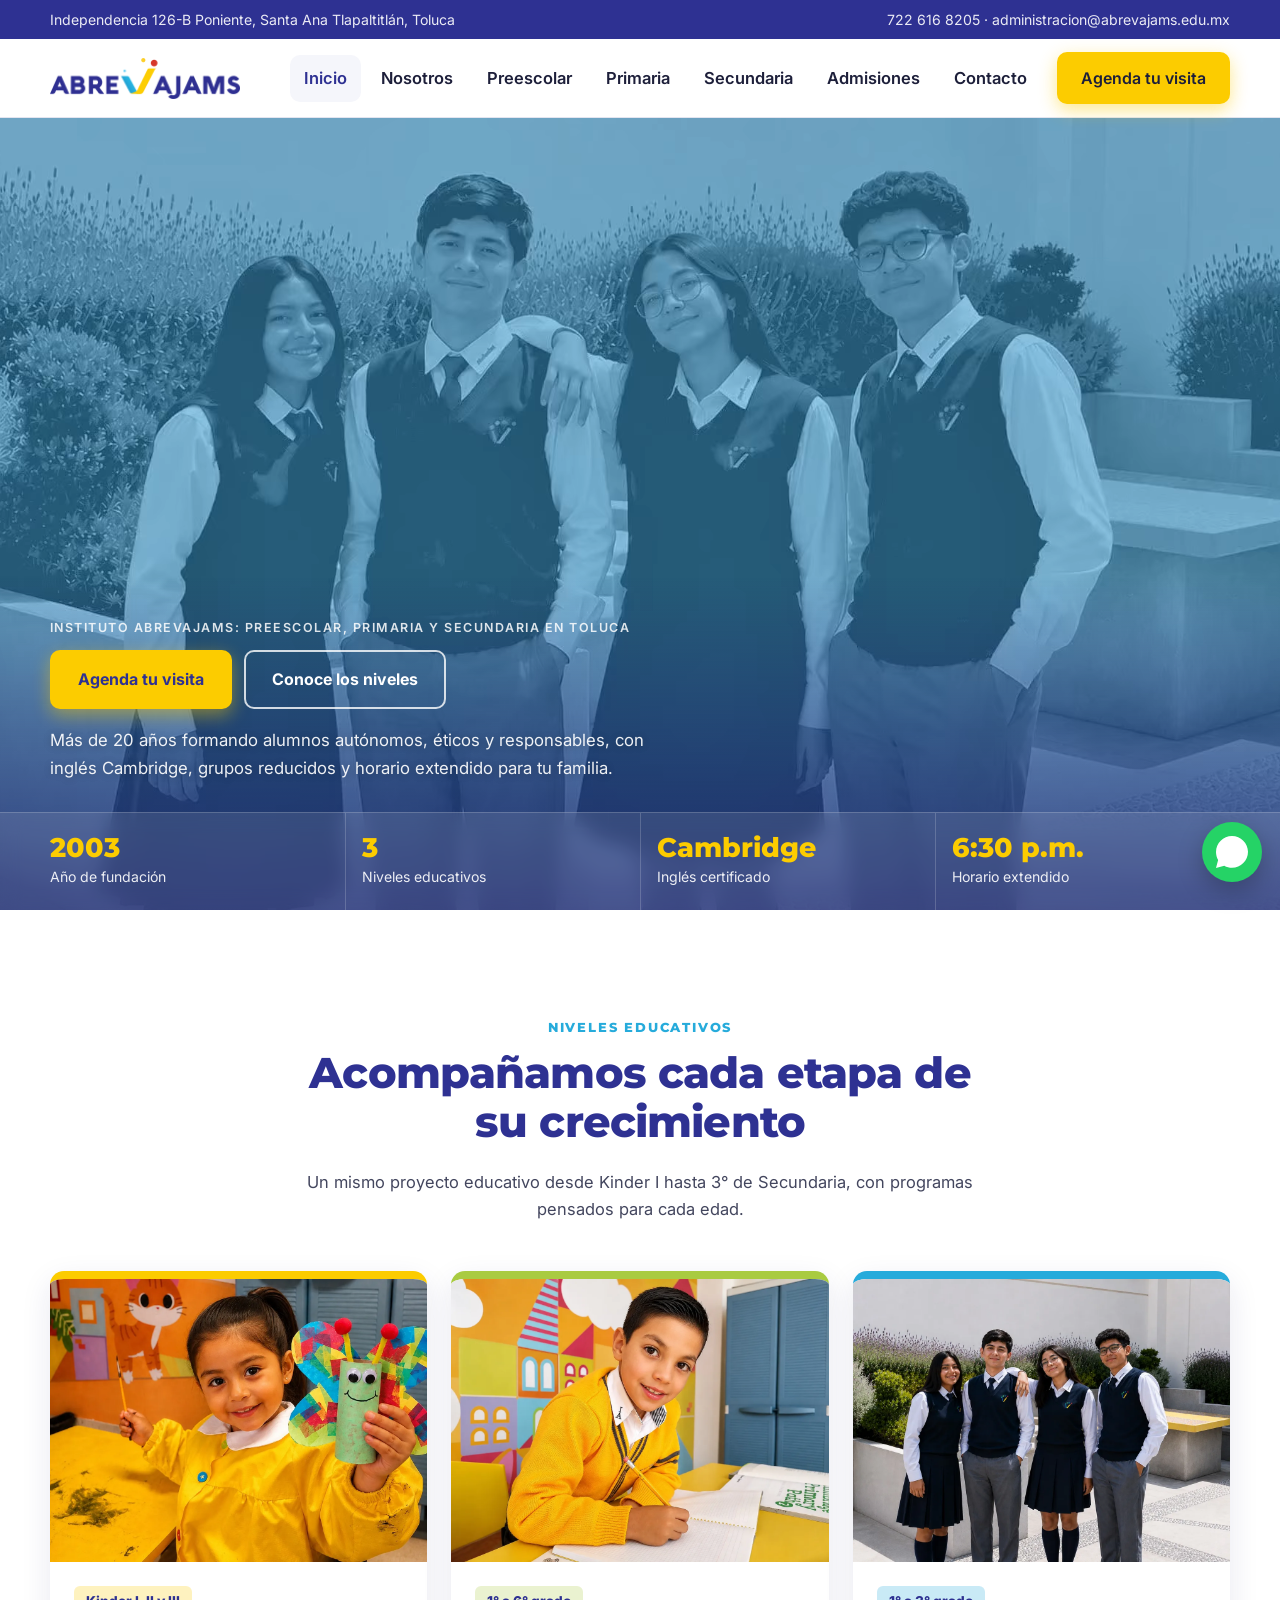
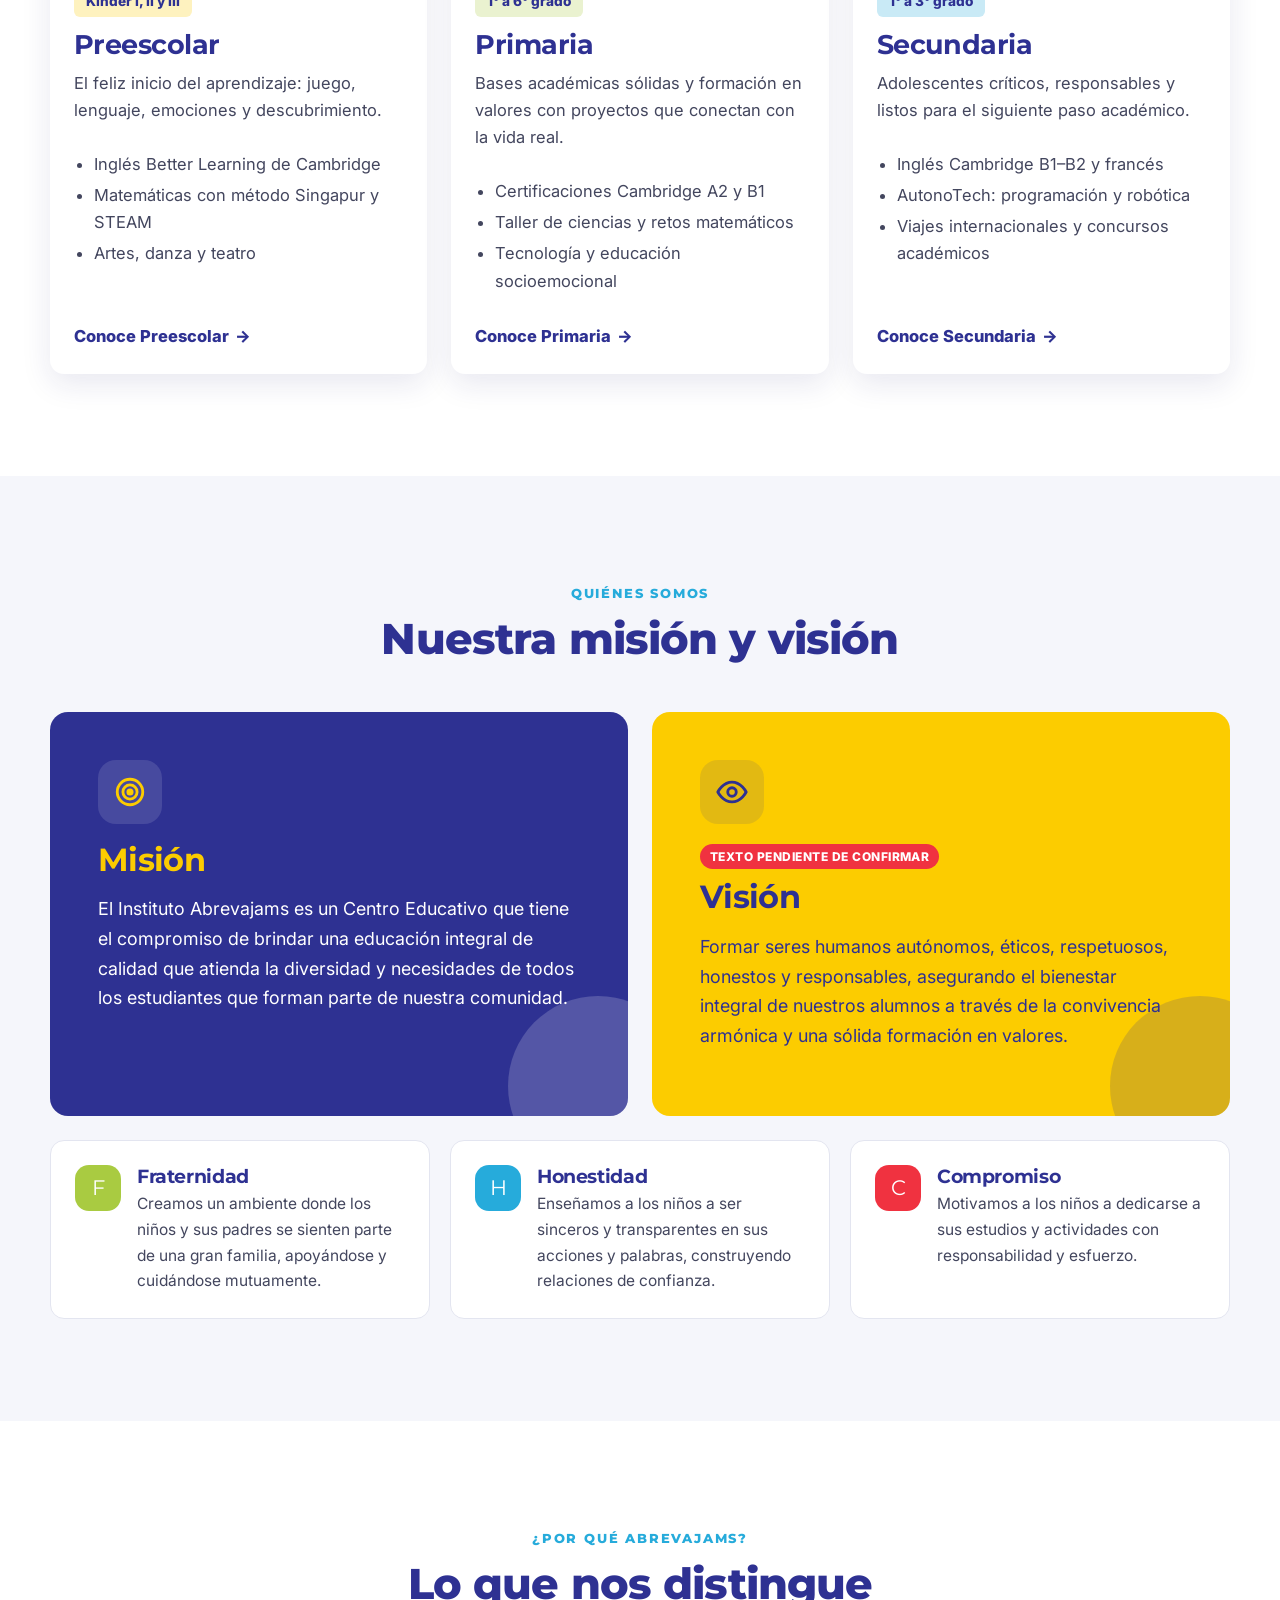
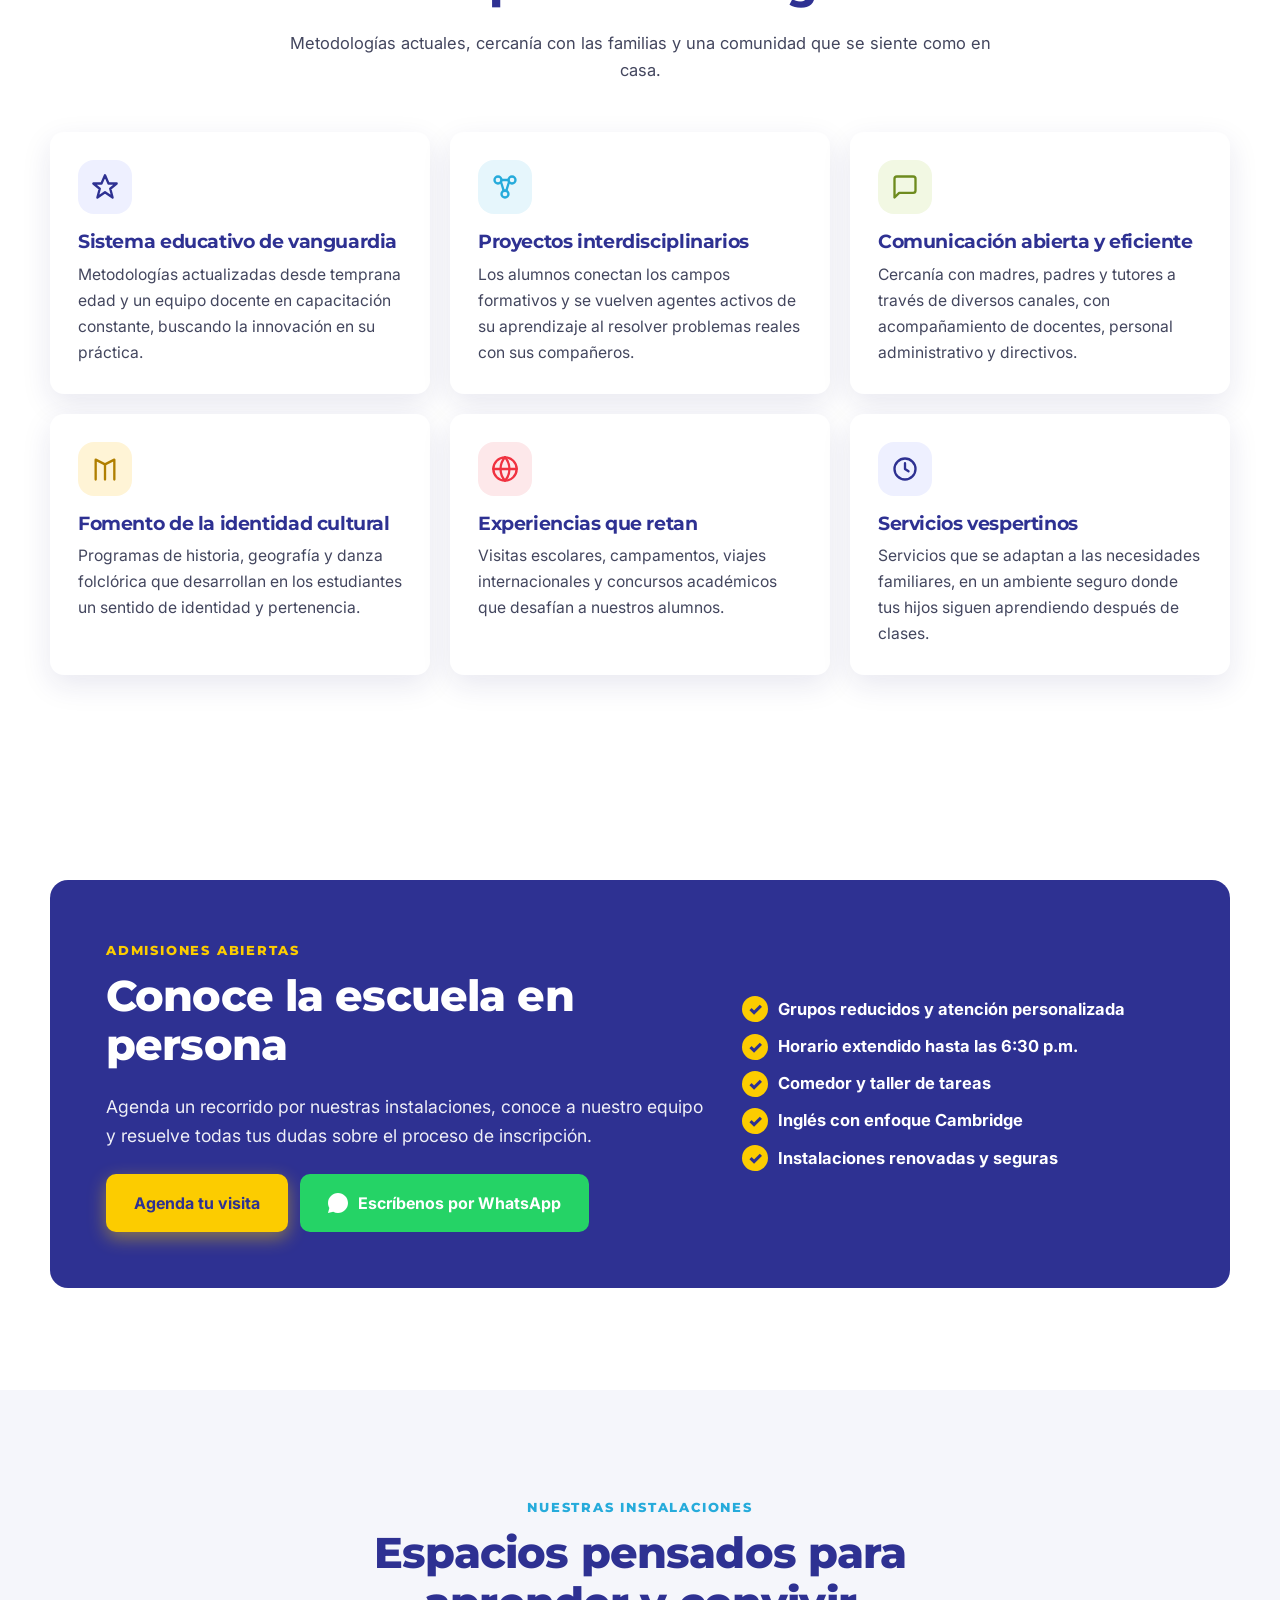
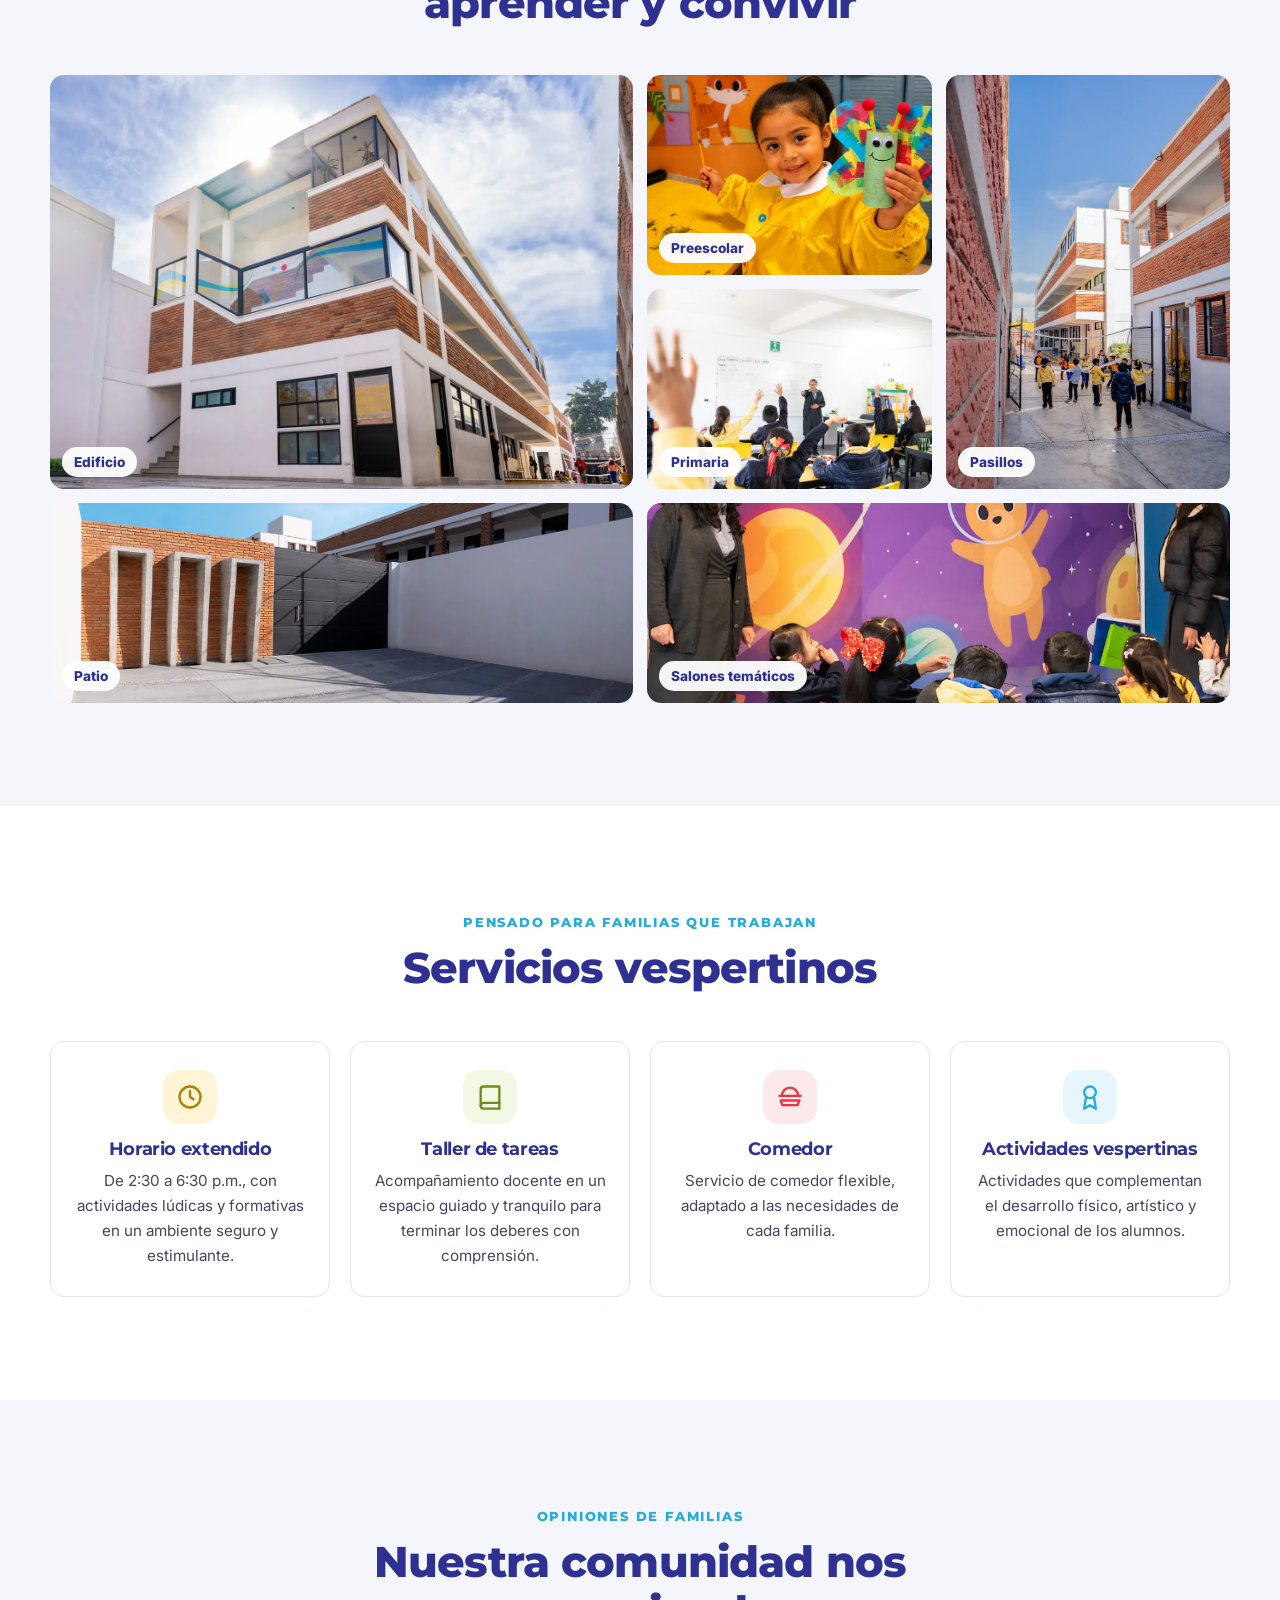
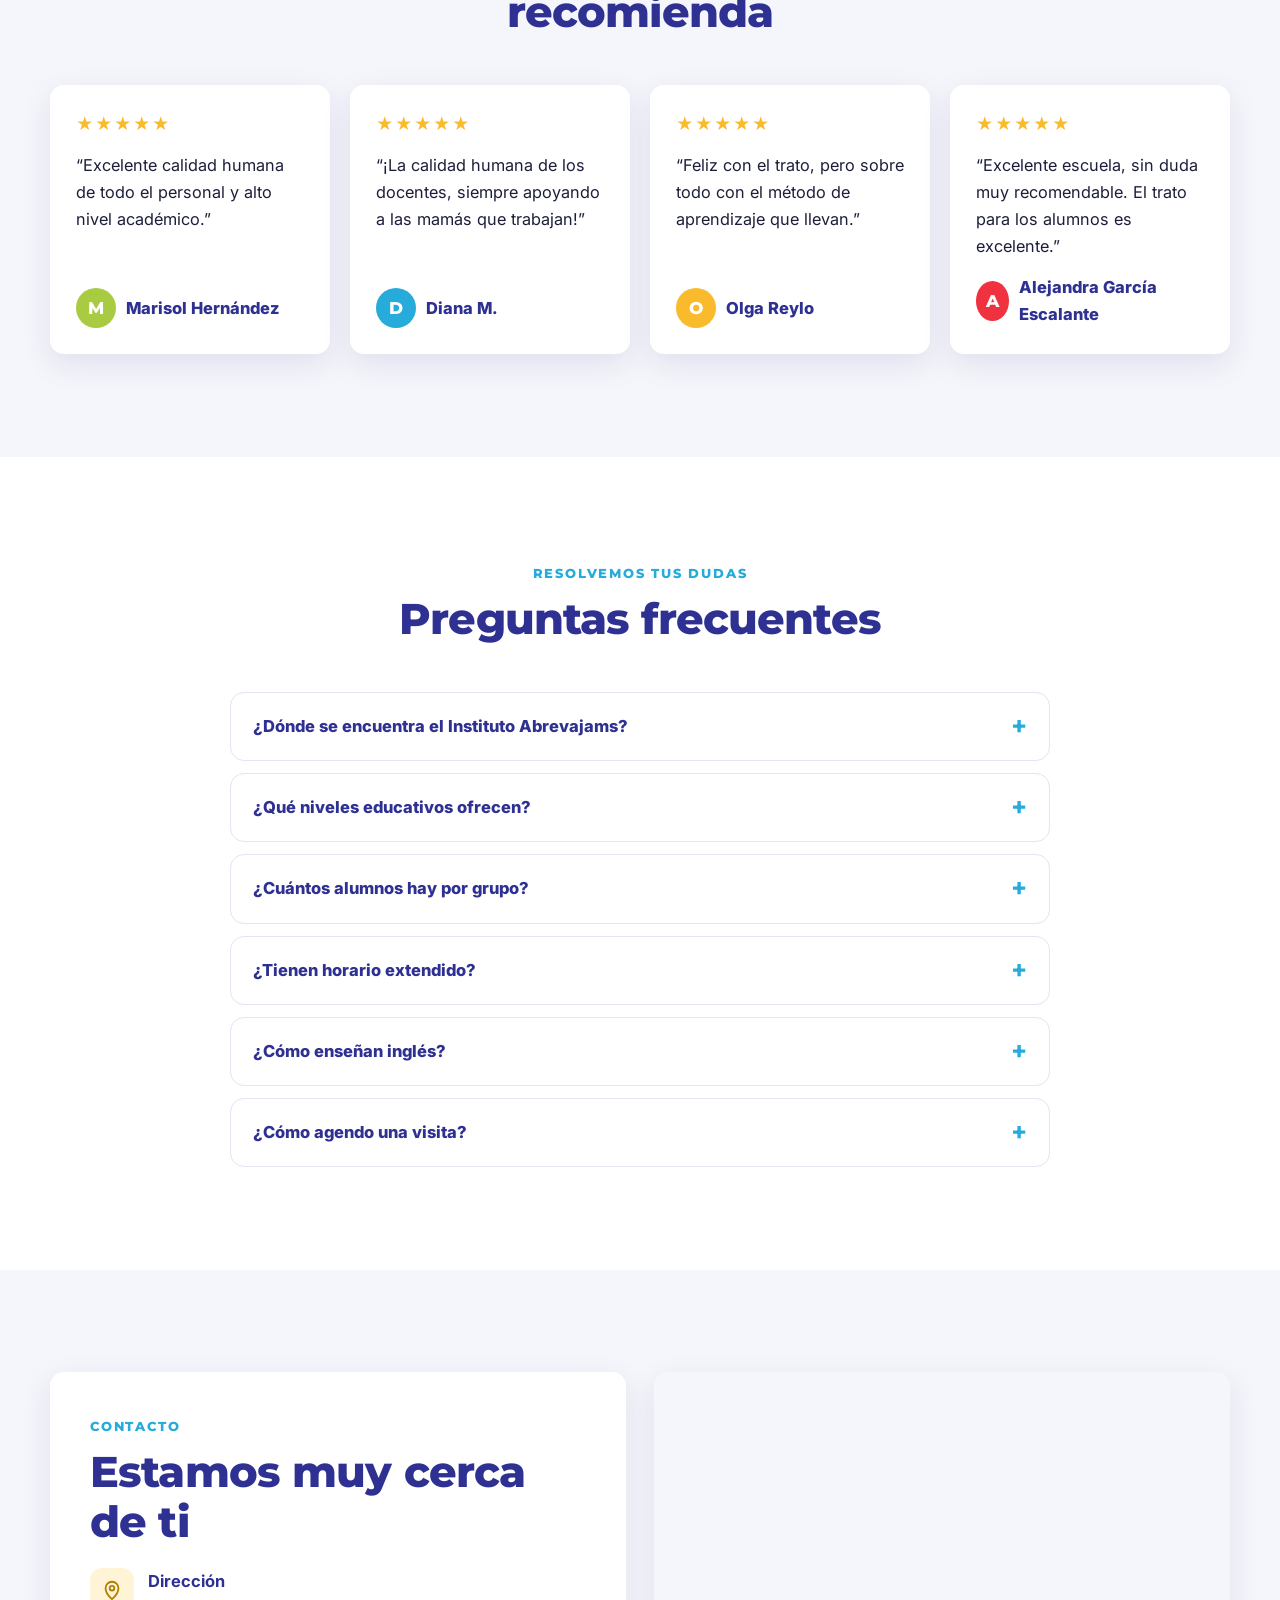
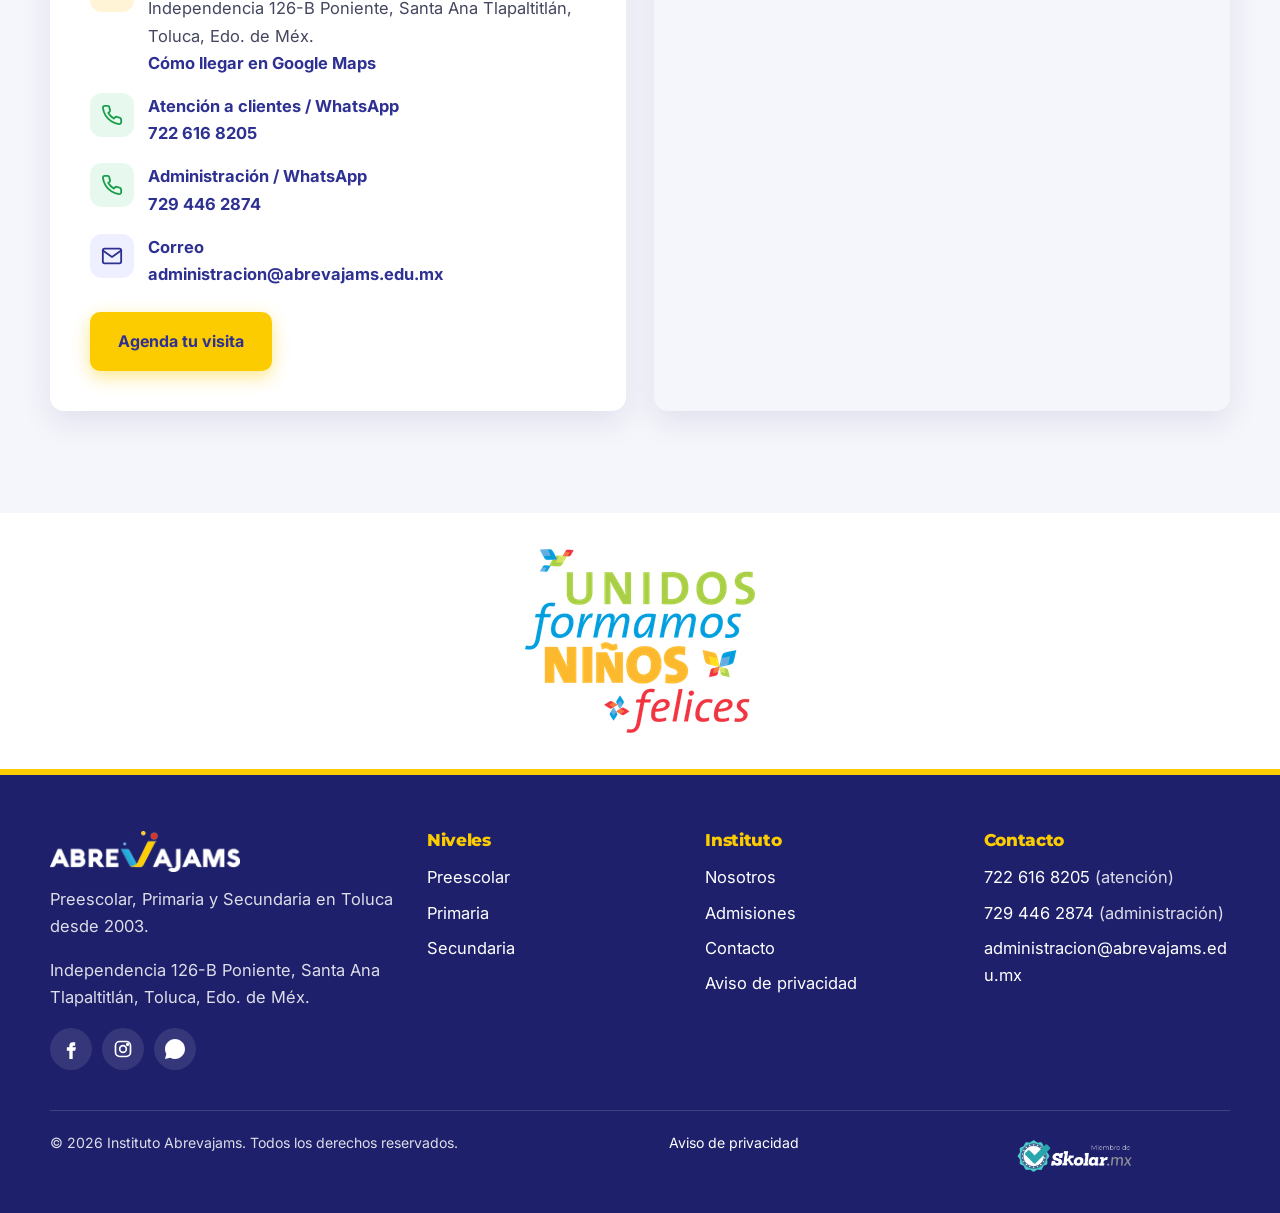
<file: public/index.html>
<!doctype html>
<html lang="es-MX">
<head>
  <meta charset="utf-8">
  <meta name="viewport" content="width=device-width, initial-scale=1">
  <title>Instituto Abrevajams | Preescolar, Primaria y Secundaria en Toluca</title>
  <meta name="description" content="Colegio en Santa Ana Tlapaltitlán, Toluca, con Preescolar, Primaria y Secundaria desde 2003. Inglés Cambridge, metodología STEAM, grupos reducidos y horario extendido hasta 6:30 p.m.">
  <link rel="canonical" href="https://www.abrevajams.edu.mx/">
  <meta name="theme-color" content="#2E3192">
  <meta property="og:type" content="website">
  <meta property="og:locale" content="es_MX">
  <meta property="og:site_name" content="Instituto Abrevajams">
  <meta property="og:title" content="Instituto Abrevajams | Preescolar, Primaria y Secundaria en Toluca">
  <meta property="og:description" content="Colegio en Santa Ana Tlapaltitlán, Toluca, con Preescolar, Primaria y Secundaria desde 2003. Inglés Cambridge, metodología STEAM, grupos reducidos y horario extendido hasta 6:30 p.m.">
  <meta property="og:url" content="https://www.abrevajams.edu.mx/">
  <meta property="og:image" content="https://www.abrevajams.edu.mx/img/edificio.webp">
  <meta name="twitter:card" content="summary_large_image">
  <link rel="icon" type="image/png" sizes="64x64" href="img/favicon.png">
  <link rel="apple-touch-icon" href="img/apple-touch-icon.png">
  <link rel="preconnect" href="https://fonts.googleapis.com">
  <link rel="preconnect" href="https://fonts.gstatic.com" crossorigin>
  <link href="https://fonts.googleapis.com/css2?family=Montserrat:wght@600;700;800&family=Inter:wght@400;500;600;700&display=swap" rel="stylesheet">
  <link rel="stylesheet" href="css/estilos.css?v=202610081006">
  <script type="application/ld+json">
{
  "@context": "https://schema.org",
  "@type": [
    "School",
    "EducationalOrganization"
  ],
  "@id": "https://www.abrevajams.edu.mx/#escuela",
  "name": "Instituto Abrevajams",
  "slogan": "Unidos formamos niños felices",
  "url": "https://www.abrevajams.edu.mx/",
  "logo": "https://www.abrevajams.edu.mx/img/logo-abrevajams.png",
  "image": "https://www.abrevajams.edu.mx/img/edificio.webp",
  "foundingDate": "2003",
  "description": "Colegio privado en Toluca, Estado de México, con Preescolar, Primaria y Secundaria. Educación integral con metodologías STEAM, basada en proyectos, en problemas y aprendizaje-servicio; inglés con enfoque Better Learning de Cambridge y certificación Cambridge; grupos reducidos; horario extendido hasta las 6:30 p.m., taller de tareas y comedor.",
  "email": "administracion@abrevajams.edu.mx",
  "telephone": "+52-722-616-8205",
  "address": {
    "@type": "PostalAddress",
    "streetAddress": "Independencia 126-B Poniente, Santa Ana Tlapaltitlán",
    "addressLocality": "Toluca",
    "addressRegion": "Estado de México",
    "addressCountry": "MX"
  },
  "contactPoint": [
    {
      "@type": "ContactPoint",
      "contactType": "admissions",
      "telephone": "+52-722-616-8205",
      "availableLanguage": [
        "es"
      ]
    },
    {
      "@type": "ContactPoint",
      "contactType": "billing",
      "telephone": "+52-729-446-2874",
      "availableLanguage": [
        "es"
      ]
    }
  ],
  "sameAs": [
    "https://www.facebook.com/abrevajams",
    "https://www.instagram.com/instituto_abrevajams/"
  ]
}
  </script>
  <script type="application/ld+json">
{
  "@context": "https://schema.org",
  "@type": "ItemList",
  "name": "Niveles educativos del Instituto Abrevajams",
  "itemListElement": [
    {
      "@type": "ListItem",
      "position": 1,
      "url": "https://www.abrevajams.edu.mx/preescolar/",
      "name": "Preescolar"
    },
    {
      "@type": "ListItem",
      "position": 2,
      "url": "https://www.abrevajams.edu.mx/primaria/",
      "name": "Primaria"
    },
    {
      "@type": "ListItem",
      "position": 3,
      "url": "https://www.abrevajams.edu.mx/secundaria/",
      "name": "Secundaria"
    }
  ]
}
  </script>
  <script type="application/ld+json">
{
  "@context": "https://schema.org",
  "@type": "FAQPage",
  "mainEntity": [
    {
      "@type": "Question",
      "name": "¿Dónde se encuentra el Instituto Abrevajams?",
      "acceptedAnswer": {
        "@type": "Answer",
        "text": "Estamos en Independencia 126-B Poniente, Santa Ana Tlapaltitlán, Toluca, Edo. de Méx."
      }
    },
    {
      "@type": "Question",
      "name": "¿Qué niveles educativos ofrecen?",
      "acceptedAnswer": {
        "@type": "Answer",
        "text": "Preescolar (Kinder I, II y III), Primaria (1° a 6°) y Secundaria (1° a 3°). Conoce cada uno en Preescolar, Primaria y Secundaria."
      }
    },
    {
      "@type": "Question",
      "name": "¿Cuántos alumnos hay por grupo?",
      "acceptedAnswer": {
        "@type": "Answer",
        "text": "Trabajamos con grupos reducidos: de 14 a 16 alumnos en Preescolar y Secundaria, y de 17 a 23 alumnos en Primaria."
      }
    },
    {
      "@type": "Question",
      "name": "¿Tienen horario extendido?",
      "acceptedAnswer": {
        "@type": "Answer",
        "text": "Sí. El horario extendido es de 2:30 a 6:30 p.m. e incluye taller de tareas y actividades vespertinas. También contamos con comedor."
      }
    },
    {
      "@type": "Question",
      "name": "¿Cómo enseñan inglés?",
      "acceptedAnswer": {
        "@type": "Answer",
        "text": "Con el enfoque Better Learning de Cambridge desde Preescolar. En Primaria preparamos certificaciones Cambridge A2 y B1, y en Secundaria B1–B2. En Secundaria también se estudia francés."
      }
    },
    {
      "@type": "Question",
      "name": "¿Cómo agendo una visita?",
      "acceptedAnswer": {
        "@type": "Answer",
        "text": "Llena el formulario de Admisiones o escríbenos por WhatsApp al 722 616 8205."
      }
    }
  ]
}
  </script>
</head>
<body>
  <a class="salto" href="#contenido">Saltar al contenido</a>

  <div class="barra-info">
    <div class="contenedor">
      <span class="ocultar-movil">Independencia 126-B Poniente, Santa Ana Tlapaltitlán, Toluca</span>
      <span><a href="tel:+527226168205">722 616 8205</a> · <a href="mailto:administracion@abrevajams.edu.mx">administracion@abrevajams.edu.mx</a></span>
    </div>
  </div>

  <header class="cabecera">
    <div class="contenedor">
      <a class="logo" href="./" aria-label="Instituto Abrevajams, inicio">
        <img src="img/logo-abrevajams.png" alt="Instituto Abrevajams" width="776" height="168">
      </a>
      <button class="boton-menu" aria-expanded="false" aria-controls="menu" aria-label="Abrir menú">
        <svg viewBox="0 0 24 24" fill="none" stroke="currentColor" stroke-width="2.4" stroke-linecap="round" aria-hidden="true"><path d="M4 7h16M4 12h16M4 17h16"/></svg>
      </button>
      <nav aria-label="Principal">
        <ul class="menu" id="menu">
          <li><a href="./" class="activo" aria-current="page">Inicio</a></li>
          <li><a href="nosotros/">Nosotros</a></li>
          <li><a href="preescolar/">Preescolar</a></li>
          <li><a href="primaria/">Primaria</a></li>
          <li><a href="secundaria/">Secundaria</a></li>
          <li><a href="admisiones/">Admisiones</a></li>
          <li><a href="contacto/">Contacto</a></li>
          <li><a class="btn btn--primario" href="admisiones/#agenda">Agenda tu visita</a></li>
        </ul>
      </nav>
    </div>
  </header>

  <main id="contenido">
    <section class="hero2">
      <video class="hero2__video" autoplay muted loop playsinline poster="video/hero-poster.jpg" aria-hidden="true">
        <source src="video/hero-movil.mp4" type="video/mp4" media="(max-width: 760px)">
        <source src="video/hero.webm" type="video/webm">
        <source src="video/hero.mp4" type="video/mp4">
      </video>
      <div class="hero2__capa"></div>
      <div class="contenedor hero2__contenido">
        <h1 class="hero2__titulo">Instituto Abrevajams: Preescolar, Primaria y Secundaria en Toluca</h1>
        <div class="hero2__botones">
          <a class="btn btn--primario" href="admisiones/#agenda">Agenda tu visita</a>
          <a class="btn btn--contorno" href="#niveles">Conoce los niveles</a>
        </div>
        <p>Más de 20 años formando alumnos autónomos, éticos y responsables, con inglés Cambridge, grupos reducidos y horario extendido para tu familia.</p>
      </div>
      <div class="hero2__datos">
        <div class="contenedor">
          <div class="dato2"><strong>2003</strong><span>Año de fundación</span></div>
          <div class="dato2"><strong>3</strong><span>Niveles educativos</span></div>
          <div class="dato2"><strong>Cambridge</strong><span>Inglés certificado</span></div>
          <div class="dato2"><strong>6:30 p.m.</strong><span>Horario extendido</span></div>
        </div>
      </div>
    </section>

    <section class="seccion" id="niveles">
      <div class="contenedor">
        <div class="encabezado-seccion">
          <span class="etiqueta">Niveles educativos</span>
          <h2>Acompañamos cada etapa de su crecimiento</h2>
          <p>Un mismo proyecto educativo desde Kinder I hasta 3° de Secundaria, con programas pensados para cada edad.</p>
        </div>
        <div class="niveles">
          <article class="nivel nivel--pre">
            <img src="img/nivel-preescolar.webp" alt="Alumna de preescolar mostrando su manualidad" loading="lazy" width="1200" height="900">
            <div class="nivel__cuerpo">
              <span class="nivel__edad">Kinder I, II y III</span>
              <h3>Preescolar</h3>
              <p>El feliz inicio del aprendizaje: juego, lenguaje, emociones y descubrimiento.</p>
              <ul><li>Inglés Better Learning de Cambridge</li><li>Matemáticas con método Singapur y STEAM</li><li>Artes, danza y teatro</li></ul>
              <a class="enlace" href="preescolar/">Conoce Preescolar</a>
            </div>
          </article>
          <article class="nivel nivel--pri">
            <img src="img/nivel-primaria.webp" alt="Alumno de primaria escribiendo en su salón" loading="lazy" width="1200" height="900">
            <div class="nivel__cuerpo">
              <span class="nivel__edad">1° a 6° grado</span>
              <h3>Primaria</h3>
              <p>Bases académicas sólidas y formación en valores con proyectos que conectan con la vida real.</p>
              <ul><li>Certificaciones Cambridge A2 y B1</li><li>Taller de ciencias y retos matemáticos</li><li>Tecnología y educación socioemocional</li></ul>
              <a class="enlace" href="primaria/">Conoce Primaria</a>
            </div>
          </article>
          <article class="nivel nivel--sec">
            <img src="img/nivel-secundaria.webp" alt="Alumnos de secundaria con uniforme en el patio" loading="lazy" width="1200" height="900">
            <div class="nivel__cuerpo">
              <span class="nivel__edad">1° a 3° grado</span>
              <h3>Secundaria</h3>
              <p>Adolescentes críticos, responsables y listos para el siguiente paso académico.</p>
              <ul><li>Inglés Cambridge B1–B2 y francés</li><li>AutonoTech: programación y robótica</li><li>Viajes internacionales y concursos académicos</li></ul>
              <a class="enlace" href="secundaria/">Conoce Secundaria</a>
            </div>
          </article>
        </div>
      </div>
    </section>

    <section class="seccion seccion--suave" id="mision">
      <div class="contenedor">
        <div class="encabezado-seccion">
          <span class="etiqueta">Quiénes somos</span>
          <h2>Nuestra misión y visión</h2>
        </div>
        <div class="mv">
          <article class="mv__tarjeta mv__tarjeta--mision">
            <div class="mv__icono" style="color:var(--amarillo)"><svg viewBox="0 0 24 24" fill="none" stroke="currentColor" stroke-width="2" stroke-linecap="round" stroke-linejoin="round" aria-hidden="true"><circle cx="12" cy="12" r="9"/><circle cx="12" cy="12" r="5"/><circle cx="12" cy="12" r="1.5" fill="currentColor"/></svg></div>
            <h3>Misión</h3>
            <p>El Instituto Abrevajams es un Centro Educativo que tiene el compromiso de brindar una educación integral de calidad que atienda la diversidad y necesidades de todos los estudiantes que forman parte de nuestra comunidad.</p>
          </article>
          <article class="mv__tarjeta mv__tarjeta--vision">
            <div class="mv__icono" style="color:var(--marino)"><svg viewBox="0 0 24 24" fill="none" stroke="currentColor" stroke-width="2" stroke-linecap="round" stroke-linejoin="round" aria-hidden="true"><path d="M2 12s3.5-7 10-7 10 7 10 7-3.5 7-10 7S2 12 2 12z"/><circle cx="12" cy="12" r="3"/></svg></div>
            <span class="pendiente">TEXTO PENDIENTE DE CONFIRMAR</span>
            <h3>Visión</h3>
            <p>Formar seres humanos autónomos, éticos, respetuosos, honestos y responsables, asegurando el bienestar integral de nuestros alumnos a través de la convivencia armónica y una sólida formación en valores.</p>
          </article>
        </div>
        <div class="valores">
          <div class="valor">
            <span class="valor__punto" style="background:var(--verde)">F</span>
            <div><h3 style="font-size:1.2rem;margin-bottom:4px">Fraternidad</h3><p>Creamos un ambiente donde los niños y sus padres se sienten parte de una gran familia, apoyándose y cuidándose mutuamente.</p></div>
          </div>
          <div class="valor">
            <span class="valor__punto" style="background:var(--cielo)">H</span>
            <div><h3 style="font-size:1.2rem;margin-bottom:4px">Honestidad</h3><p>Enseñamos a los niños a ser sinceros y transparentes en sus acciones y palabras, construyendo relaciones de confianza.</p></div>
          </div>
          <div class="valor">
            <span class="valor__punto" style="background:var(--coral)">C</span>
            <div><h3 style="font-size:1.2rem;margin-bottom:4px">Compromiso</h3><p>Motivamos a los niños a dedicarse a sus estudios y actividades con responsabilidad y esfuerzo.</p></div>
          </div>
        </div>
      </div>
    </section>

    <section class="seccion" id="distingue">
      <div class="contenedor">
        <div class="encabezado-seccion">
          <span class="etiqueta">¿Por qué Abrevajams?</span>
          <h2>Lo que nos distingue</h2>
          <p>Metodologías actuales, cercanía con las familias y una comunidad que se siente como en casa.</p>
        </div>
        <div class="distingue">
          <article class="rasgo">
            <div class="rasgo__icono" style="background:#EEF0FF;color:var(--marino)"><svg viewBox="0 0 24 24" fill="none" stroke="currentColor" stroke-width="2" stroke-linecap="round" stroke-linejoin="round" aria-hidden="true"><path d="M12 2l3 7h7l-5.5 4.5L18.5 21 12 16.5 5.5 21l2-7.5L2 9h7z"/></svg></div>
            <h3>Sistema educativo de vanguardia</h3>
            <p>Metodologías actualizadas desde temprana edad y un equipo docente en capacitación constante, buscando la innovación en su práctica.</p>
          </article>
          <article class="rasgo">
            <div class="rasgo__icono" style="background:#E6F6FC;color:var(--cielo)"><svg viewBox="0 0 24 24" fill="none" stroke="currentColor" stroke-width="2" stroke-linecap="round" stroke-linejoin="round" aria-hidden="true"><circle cx="6" cy="6" r="3"/><circle cx="18" cy="6" r="3"/><circle cx="12" cy="18" r="3"/><path d="M8.5 7.5l2.5 8M15.5 7.5l-2.5 8M9 6h6"/></svg></div>
            <h3>Proyectos interdisciplinarios</h3>
            <p>Los alumnos conectan los campos formativos y se vuelven agentes activos de su aprendizaje al resolver problemas reales con sus compañeros.</p>
          </article>
          <article class="rasgo">
            <div class="rasgo__icono" style="background:#F2F8E3;color:#6E8B1E"><svg viewBox="0 0 24 24" fill="none" stroke="currentColor" stroke-width="2" stroke-linecap="round" stroke-linejoin="round" aria-hidden="true"><path d="M21 15a2 2 0 0 1-2 2H7l-4 4V5a2 2 0 0 1 2-2h14a2 2 0 0 1 2 2z"/></svg></div>
            <h3>Comunicación abierta y eficiente</h3>
            <p>Cercanía con madres, padres y tutores a través de diversos canales, con acompañamiento de docentes, personal administrativo y directivos.</p>
          </article>
          <article class="rasgo">
            <div class="rasgo__icono" style="background:#FFF4D6;color:#B07F00"><svg viewBox="0 0 24 24" fill="none" stroke="currentColor" stroke-width="2" stroke-linecap="round" stroke-linejoin="round" aria-hidden="true"><path d="M4 21V4l8 4 8-4v17"/><path d="M12 8v13"/></svg></div>
            <h3>Fomento de la identidad cultural</h3>
            <p>Programas de historia, geografía y danza folclórica que desarrollan en los estudiantes un sentido de identidad y pertenencia.</p>
          </article>
          <article class="rasgo">
            <div class="rasgo__icono" style="background:#FDE8EA;color:var(--coral)"><svg viewBox="0 0 24 24" fill="none" stroke="currentColor" stroke-width="2" stroke-linecap="round" stroke-linejoin="round" aria-hidden="true"><circle cx="12" cy="12" r="10"/><path d="M2 12h20M12 2a15 15 0 0 1 0 20M12 2a15 15 0 0 0 0 20"/></svg></div>
            <h3>Experiencias que retan</h3>
            <p>Visitas escolares, campamentos, viajes internacionales y concursos académicos que desafían a nuestros alumnos.</p>
          </article>
          <article class="rasgo">
            <div class="rasgo__icono" style="background:#EEF0FF;color:var(--marino)"><svg viewBox="0 0 24 24" fill="none" stroke="currentColor" stroke-width="2" stroke-linecap="round" stroke-linejoin="round" aria-hidden="true"><circle cx="12" cy="12" r="9"/><path d="M12 7v5l3 2"/></svg></div>
            <h3>Servicios vespertinos</h3>
            <p>Servicios que se adaptan a las necesidades familiares, en un ambiente seguro donde tus hijos siguen aprendiendo después de clases.</p>
          </article>
        </div>
      </div>
    </section>

    <section class="seccion">
      <div class="contenedor">
        <div class="franja">
          <div>
            <span class="etiqueta" style="color:var(--amarillo)">Admisiones abiertas</span>
            <h2>Conoce la escuela en persona</h2>
            <p>Agenda un recorrido por nuestras instalaciones, conoce a nuestro equipo y resuelve todas tus dudas sobre el proceso de inscripción.</p>
            <div class="franja__botones">
              <a class="btn btn--primario" href="admisiones/#agenda">Agenda tu visita</a>
              <a class="btn btn--whatsapp" href="https://wa.me/527226168205?text=Hola%2C%20me%20interesa%20informaci%C3%B3n%20de%20admisiones%20del%20Instituto%20Abrevajams" target="_blank" rel="noopener"><svg viewBox="0 0 24 24" fill="currentColor" aria-hidden="true"><path d="M12 0C5.4 0 0 5.4 0 12c0 2.1.6 4.2 1.6 6L0 24l6.2-1.6c1.8 1 3.8 1.5 5.8 1.5 6.6 0 12-5.4 12-12S18.6 0 12 0zm5.5 14.4c-.3-.1-1.7-.8-2-.9-.3-.1-.5-.1-.7.1-.2.3-.8.9-.9 1.1-.2.2-.3.2-.6.1-.3-.1-1.2-.5-2.3-1.4-.9-.8-1.4-1.7-1.6-2-.2-.3 0-.5.1-.6l.4-.5.3-.5c.1-.2 0-.4 0-.5l-.9-2.2c-.2-.6-.5-.5-.7-.5h-.6c-.2 0-.5.1-.8.4-.3.3-1 1-1 2.5s1.1 2.9 1.2 3.1c.1.2 2.1 3.2 5.1 4.5 2.5 1 3 .8 3.6.7.6-.1 1.7-.7 2-1.4.2-.7.2-1.2.2-1.4-.1-.1-.3-.2-.6-.3z"/></svg> Escríbenos por WhatsApp</a>
            </div>
          </div>
          <ul>
            <li>Grupos reducidos y atención personalizada</li>
            <li>Horario extendido hasta las 6:30 p.m.</li>
            <li>Comedor y taller de tareas</li>
            <li>Inglés con enfoque Cambridge</li>
            <li>Instalaciones renovadas y seguras</li>
          </ul>
        </div>
      </div>
    </section>

    <section class="seccion seccion--suave" id="espacios">
      <div class="contenedor">
        <div class="encabezado-seccion">
          <span class="etiqueta">Nuestras instalaciones</span>
          <h2>Espacios pensados para aprender y convivir</h2>
        </div>
        <div class="galeria">
          <figure class="g-ancha g-alta"><img src="img/edificio.webp" alt="Edificio principal del Instituto Abrevajams" loading="lazy"><figcaption>Edificio</figcaption></figure>
          <figure><img src="img/nivel-preescolar.webp" alt="Alumna de preescolar mostrando su manualidad" loading="lazy"><figcaption>Preescolar</figcaption></figure>
          <figure class="g-alta"><img src="img/pasillo.webp" alt="Alumnos caminando por el pasillo de la escuela" loading="lazy"><figcaption>Pasillos</figcaption></figure>
          <figure><img src="img/primaria-participacion.webp" alt="Alumnos de primaria levantando la mano en clase" loading="lazy"><figcaption>Primaria</figcaption></figure>
          <figure class="g-ancha"><img src="img/patio.webp" alt="Patio de la escuela" loading="lazy"><figcaption>Patio</figcaption></figure>
          <figure class="g-ancha"><img src="img/preescolar-salon-morado.webp" alt="Salón temático de preescolar" loading="lazy"><figcaption>Salones temáticos</figcaption></figure>
        </div>
      </div>
    </section>

    <section class="seccion" id="servicios">
      <div class="contenedor">
        <div class="encabezado-seccion">
          <span class="etiqueta">Pensado para familias que trabajan</span>
          <h2>Servicios vespertinos</h2>
        </div>
        <div class="servicios">
          <div class="servicio">
            <div class="rasgo__icono" style="background:#FFF4D6;color:#B07F00"><svg viewBox="0 0 24 24" fill="none" stroke="currentColor" stroke-width="2" stroke-linecap="round" stroke-linejoin="round" aria-hidden="true"><circle cx="12" cy="12" r="9"/><path d="M12 7v5l3 2"/></svg></div>
            <h3>Horario extendido</h3><p>De 2:30 a 6:30 p.m., con actividades lúdicas y formativas en un ambiente seguro y estimulante.</p>
          </div>
          <div class="servicio">
            <div class="rasgo__icono" style="background:#F2F8E3;color:#6E8B1E"><svg viewBox="0 0 24 24" fill="none" stroke="currentColor" stroke-width="2" stroke-linecap="round" stroke-linejoin="round" aria-hidden="true"><path d="M4 19.5A2.5 2.5 0 0 1 6.5 17H20V3H6.5A2.5 2.5 0 0 0 4 5.5z"/><path d="M4 19.5A2.5 2.5 0 0 0 6.5 22H20v-5"/></svg></div>
            <h3>Taller de tareas</h3><p>Acompañamiento docente en un espacio guiado y tranquilo para terminar los deberes con comprensión.</p>
          </div>
          <div class="servicio">
            <div class="rasgo__icono" style="background:#FDE8EA;color:var(--coral)"><svg viewBox="0 0 24 24" fill="none" stroke="currentColor" stroke-width="2" stroke-linecap="round" stroke-linejoin="round" aria-hidden="true"><path d="M3 11h18M5 11a7 7 0 0 1 14 0M4 15h16l-1.5 4h-13z"/></svg></div>
            <h3>Comedor</h3><p>Servicio de comedor flexible, adaptado a las necesidades de cada familia.</p>
          </div>
          <div class="servicio">
            <div class="rasgo__icono" style="background:#E6F6FC;color:var(--cielo)"><svg viewBox="0 0 24 24" fill="none" stroke="currentColor" stroke-width="2" stroke-linecap="round" stroke-linejoin="round" aria-hidden="true"><circle cx="12" cy="8" r="5"/><path d="M8.5 12.5 7 22l5-3 5 3-1.5-9.5"/></svg></div>
            <h3>Actividades vespertinas</h3><p>Actividades que complementan el desarrollo físico, artístico y emocional de los alumnos.</p>
          </div>
        </div>
      </div>
    </section>

    <section class="seccion seccion--suave" id="testimonios">
      <div class="contenedor">
        <div class="encabezado-seccion">
          <span class="etiqueta">Opiniones de familias</span>
          <h2>Nuestra comunidad nos recomienda</h2>
        </div>
        <div class="testimonios">
          <figure class="testimonio">
            <span class="estrellas" aria-label="5 de 5 estrellas">★★★★★</span>
            <blockquote>“Excelente calidad humana de todo el personal y alto nivel académico.”</blockquote>
            <figcaption><span class="avatar" style="background:var(--verde)">M</span>Marisol Hernández</figcaption>
          </figure>
          <figure class="testimonio">
            <span class="estrellas" aria-label="5 de 5 estrellas">★★★★★</span>
            <blockquote>“¡La calidad humana de los docentes, siempre apoyando a las mamás que trabajan!”</blockquote>
            <figcaption><span class="avatar" style="background:var(--cielo)">D</span>Diana M.</figcaption>
          </figure>
          <figure class="testimonio">
            <span class="estrellas" aria-label="5 de 5 estrellas">★★★★★</span>
            <blockquote>“Feliz con el trato, pero sobre todo con el método de aprendizaje que llevan.”</blockquote>
            <figcaption><span class="avatar" style="background:var(--ambar)">O</span>Olga Reylo</figcaption>
          </figure>
          <figure class="testimonio">
            <span class="estrellas" aria-label="5 de 5 estrellas">★★★★★</span>
            <blockquote>“Excelente escuela, sin duda muy recomendable. El trato para los alumnos es excelente.”</blockquote>
            <figcaption><span class="avatar" style="background:var(--coral)">A</span>Alejandra García Escalante</figcaption>
          </figure>
        </div>
      </div>
    </section>

    <section class="seccion" id="preguntas">
      <div class="contenedor">
        <div class="encabezado-seccion">
          <span class="etiqueta">Resolvemos tus dudas</span>
          <h2>Preguntas frecuentes</h2>
        </div>
        <div class="faq">
          <details>
            <summary>¿Dónde se encuentra el Instituto Abrevajams?</summary>
            <p>Estamos en Independencia 126-B Poniente, Santa Ana Tlapaltitlán, Toluca, Edo. de Méx.</p>
          </details>
          <details>
            <summary>¿Qué niveles educativos ofrecen?</summary>
            <p>Preescolar (Kinder I, II y III), Primaria (1° a 6°) y Secundaria (1° a 3°). Conoce cada uno en <a href="preescolar/">Preescolar</a>, <a href="primaria/">Primaria</a> y <a href="secundaria/">Secundaria</a>.</p>
          </details>
          <details>
            <summary>¿Cuántos alumnos hay por grupo?</summary>
            <p>Trabajamos con grupos reducidos: de 14 a 16 alumnos en Preescolar y Secundaria, y de 17 a 23 alumnos en Primaria.</p>
          </details>
          <details>
            <summary>¿Tienen horario extendido?</summary>
            <p>Sí. El horario extendido es de 2:30 a 6:30 p.m. e incluye taller de tareas y actividades vespertinas. También contamos con comedor.</p>
          </details>
          <details>
            <summary>¿Cómo enseñan inglés?</summary>
            <p>Con el enfoque Better Learning de Cambridge desde Preescolar. En Primaria preparamos certificaciones Cambridge A2 y B1, y en Secundaria B1–B2. En Secundaria también se estudia francés.</p>
          </details>
          <details>
            <summary>¿Cómo agendo una visita?</summary>
            <p>Llena el formulario de <a href="admisiones/#agenda">Admisiones</a> o escríbenos por WhatsApp al <a href="https://wa.me/527226168205">722 616 8205</a>.</p>
          </details>
        </div>
      </div>
    </section>

    <section class="seccion seccion--suave" id="contacto">
      <div class="contenedor">
        <div class="contacto">
          <div class="contacto__datos">
            <span class="etiqueta">Contacto</span>
            <h2>Estamos muy cerca de ti</h2>
            <ul class="contacto__lista">
              <li><div class="rasgo__icono" style="background:#FFF4D6;color:#B07F00"><svg viewBox="0 0 24 24" fill="none" stroke="currentColor" stroke-width="2" stroke-linecap="round" stroke-linejoin="round" aria-hidden="true"><path d="M12 22s7-6.2 7-12a7 7 0 1 0-14 0c0 5.8 7 12 7 12z"/><circle cx="12" cy="10" r="2.5"/></svg></div><div><strong>Dirección</strong>Independencia 126-B Poniente, Santa Ana Tlapaltitlán, Toluca, Edo. de Méx.<br><a href="https://www.google.com/maps/search/?api=1&query=Instituto+Abrevajams+Independencia+126-B+Poniente+Santa+Ana+Tlapaltitl%C3%A1n+Toluca" target="_blank" rel="noopener">Cómo llegar en Google Maps</a></div></li>
              <li><div class="rasgo__icono" style="background:#E7F9EE;color:#1A9E4B"><svg viewBox="0 0 24 24" fill="none" stroke="currentColor" stroke-width="2" stroke-linecap="round" stroke-linejoin="round" aria-hidden="true"><path d="M22 16.9v3a2 2 0 0 1-2.2 2 19.8 19.8 0 0 1-8.6-3.1 19.5 19.5 0 0 1-6-6A19.8 19.8 0 0 1 2.1 4.2 2 2 0 0 1 4.1 2h3a2 2 0 0 1 2 1.7c.1.9.4 1.8.7 2.7a2 2 0 0 1-.5 2.1L8 9.8a16 16 0 0 0 6 6l1.3-1.3a2 2 0 0 1 2.1-.4c.9.3 1.8.6 2.7.7a2 2 0 0 1 1.7 2z"/></svg></div><div><strong>Atención a clientes / WhatsApp</strong><a href="tel:+527226168205">722 616 8205</a></div></li>
              <li><div class="rasgo__icono" style="background:#E7F9EE;color:#1A9E4B"><svg viewBox="0 0 24 24" fill="none" stroke="currentColor" stroke-width="2" stroke-linecap="round" stroke-linejoin="round" aria-hidden="true"><path d="M22 16.9v3a2 2 0 0 1-2.2 2 19.8 19.8 0 0 1-8.6-3.1 19.5 19.5 0 0 1-6-6A19.8 19.8 0 0 1 2.1 4.2 2 2 0 0 1 4.1 2h3a2 2 0 0 1 2 1.7c.1.9.4 1.8.7 2.7a2 2 0 0 1-.5 2.1L8 9.8a16 16 0 0 0 6 6l1.3-1.3a2 2 0 0 1 2.1-.4c.9.3 1.8.6 2.7.7a2 2 0 0 1 1.7 2z"/></svg></div><div><strong>Administración / WhatsApp</strong><a href="tel:+527294462874">729 446 2874</a></div></li>
              <li><div class="rasgo__icono" style="background:#EEF0FF;color:var(--marino)"><svg viewBox="0 0 24 24" fill="none" stroke="currentColor" stroke-width="2" stroke-linecap="round" stroke-linejoin="round" aria-hidden="true"><rect x="2" y="4" width="20" height="16" rx="2"/><path d="m22 6-10 7L2 6"/></svg></div><div><strong>Correo</strong><a href="mailto:administracion@abrevajams.edu.mx">administracion@abrevajams.edu.mx</a></div></li>
            </ul>
            <a class="btn btn--primario" href="admisiones/#agenda">Agenda tu visita</a>
          </div>
          <div class="mapa">
            <iframe title="Mapa de ubicación del Instituto Abrevajams" loading="lazy" referrerpolicy="no-referrer-when-downgrade" src="https://www.google.com/maps?q=Instituto+Abrevajams,+Independencia+126-B+Poniente,+Santa+Ana+Tlapaltitl%C3%A1n,+Toluca&output=embed"></iframe>
          </div>
        </div>
      </div>
    </section>

  </main>

  <footer class="pie">
    <div class="pie__franja-eslogan">
      <img src="img/slogan.png" alt="Unidos formamos niños felices" loading="lazy" width="230" height="184">
    </div>
    <div class="contenedor">
      <div class="pie__rejilla">
        <div>
          <img class="pie__logo" src="img/logo-abrevajams-blanco.png" alt="Instituto Abrevajams" loading="lazy" width="776" height="168">
          <p>Preescolar, Primaria y Secundaria en Toluca desde 2003.</p>
          <p>Independencia 126-B Poniente, Santa Ana Tlapaltitlán, Toluca, Edo. de Méx.</p>
          <div class="redes">
            <a href="https://www.facebook.com/abrevajams" target="_blank" rel="noopener" aria-label="Facebook"><svg viewBox="0 0 24 24" fill="currentColor" aria-hidden="true"><path d="M14 8h3V4h-3c-2.8 0-4 1.8-4 4.3V10H7v4h3v10h4V14h3l1-4h-4V8.6c0-.4.2-.6.6-.6z"/></svg></a>
            <a href="https://www.instagram.com/instituto_abrevajams/" target="_blank" rel="noopener" aria-label="Instagram"><svg viewBox="0 0 24 24" fill="none" stroke="currentColor" stroke-width="2" aria-hidden="true"><rect x="3" y="3" width="18" height="18" rx="5"/><circle cx="12" cy="12" r="4"/><circle cx="17.5" cy="6.5" r="1" fill="currentColor"/></svg></a>
            <a href="https://wa.me/527226168205" target="_blank" rel="noopener" aria-label="WhatsApp"><svg viewBox="0 0 24 24" fill="currentColor" aria-hidden="true"><path d="M12 0C5.4 0 0 5.4 0 12c0 2.1.6 4.2 1.6 6L0 24l6.2-1.6c1.8 1 3.8 1.5 5.8 1.5 6.6 0 12-5.4 12-12S18.6 0 12 0zm5.5 14.4c-.3-.1-1.7-.8-2-.9-.3-.1-.5-.1-.7.1-.2.3-.8.9-.9 1.1-.2.2-.3.2-.6.1-.3-.1-1.2-.5-2.3-1.4-.9-.8-1.4-1.7-1.6-2-.2-.3 0-.5.1-.6l.4-.5.3-.5c.1-.2 0-.4 0-.5l-.9-2.2c-.2-.6-.5-.5-.7-.5h-.6c-.2 0-.5.1-.8.4-.3.3-1 1-1 2.5s1.1 2.9 1.2 3.1c.1.2 2.1 3.2 5.1 4.5 2.5 1 3 .8 3.6.7.6-.1 1.7-.7 2-1.4.2-.7.2-1.2.2-1.4-.1-.1-.3-.2-.6-.3z"/></svg></a>
          </div>
        </div>
        <div>
          <h4>Niveles</h4>
          <ul>
            <li><a href="preescolar/">Preescolar</a></li>
            <li><a href="primaria/">Primaria</a></li>
            <li><a href="secundaria/">Secundaria</a></li>
          </ul>
        </div>
        <div>
          <h4>Instituto</h4>
          <ul>
            <li><a href="nosotros/">Nosotros</a></li>
            <li><a href="admisiones/">Admisiones</a></li>
            <li><a href="contacto/">Contacto</a></li>
            <li><a href="aviso-de-privacidad/">Aviso de privacidad</a></li>
          </ul>
        </div>
        <div>
          <h4>Contacto</h4>
          <ul>
            <li><a href="tel:+527226168205">722 616 8205</a> (atención)</li>
            <li><a href="tel:+527294462874">729 446 2874</a> (administración)</li>
            <li><a href="mailto:administracion@abrevajams.edu.mx">administracion@abrevajams.edu.mx</a></li>
          </ul>
        </div>
      </div>
      <div class="pie__legal">
        <span>© 2026 Instituto Abrevajams. Todos los derechos reservados.</span>
        <a href="aviso-de-privacidad/">Aviso de privacidad</a>
        <a href="https://www.skolar.mx/escuelas-en-toluca-y-metepec/abrevajams-toluca-preescolar" target="_blank" rel="noopener" aria-label="Escuela verificada en Skolar.mx">
  <img src="img/sello-skolar-mx.png" alt="Escuela verificada en Skolar.mx" loading="lazy" width="140" height="54">
        </a>
      </div>
    </div>
  </footer>

  <a class="wa-flotante" href="https://wa.me/527226168205?text=Hola%2C%20me%20interesa%20informaci%C3%B3n%20del%20Instituto%20Abrevajams" target="_blank" rel="noopener" aria-label="Escríbenos por WhatsApp"><svg viewBox="0 0 24 24" fill="currentColor" aria-hidden="true"><path d="M12 0C5.4 0 0 5.4 0 12c0 2.1.6 4.2 1.6 6L0 24l6.2-1.6c1.8 1 3.8 1.5 5.8 1.5 6.6 0 12-5.4 12-12S18.6 0 12 0zm5.5 14.4c-.3-.1-1.7-.8-2-.9-.3-.1-.5-.1-.7.1-.2.3-.8.9-.9 1.1-.2.2-.3.2-.6.1-.3-.1-1.2-.5-2.3-1.4-.9-.8-1.4-1.7-1.6-2-.2-.3 0-.5.1-.6l.4-.5.3-.5c.1-.2 0-.4 0-.5l-.9-2.2c-.2-.6-.5-.5-.7-.5h-.6c-.2 0-.5.1-.8.4-.3.3-1 1-1 2.5s1.1 2.9 1.2 3.1c.1.2 2.1 3.2 5.1 4.5 2.5 1 3 .8 3.6.7.6-.1 1.7-.7 2-1.4.2-.7.2-1.2.2-1.4-.1-.1-.3-.2-.6-.3z"/></svg></a>

  <script>
    (function () {
      var boton = document.querySelector('.boton-menu');
      var menu = document.getElementById('menu');
      boton.addEventListener('click', function () {
        var abierto = menu.classList.toggle('abierto');
        boton.setAttribute('aria-expanded', abierto);
      });
      // Formularios: arman un mensaje de WhatsApp con los datos capturados
      document.querySelectorAll('form[data-whatsapp]').forEach(function (form) {
        form.addEventListener('submit', function (ev) {
          ev.preventDefault();
          if (!form.reportValidity()) return;
          var datos = new FormData(form);
          var lineas = [form.dataset.whatsapp];
          form.querySelectorAll('[data-etiqueta]').forEach(function (campo) {
            var valor = (datos.get(campo.name) || '').toString().trim();
            if (valor) lineas.push(campo.dataset.etiqueta + ': ' + valor);
          });
          var url = 'https://wa.me/527226168205?text=' + encodeURIComponent(lineas.join('\n'));
          window.open(url, '_blank', 'noopener');
          var aviso = form.querySelector('.form-enviado');
          if (aviso) aviso.hidden = false;
        });
      });
    })();
  </script>
</body>
</html>
</file>
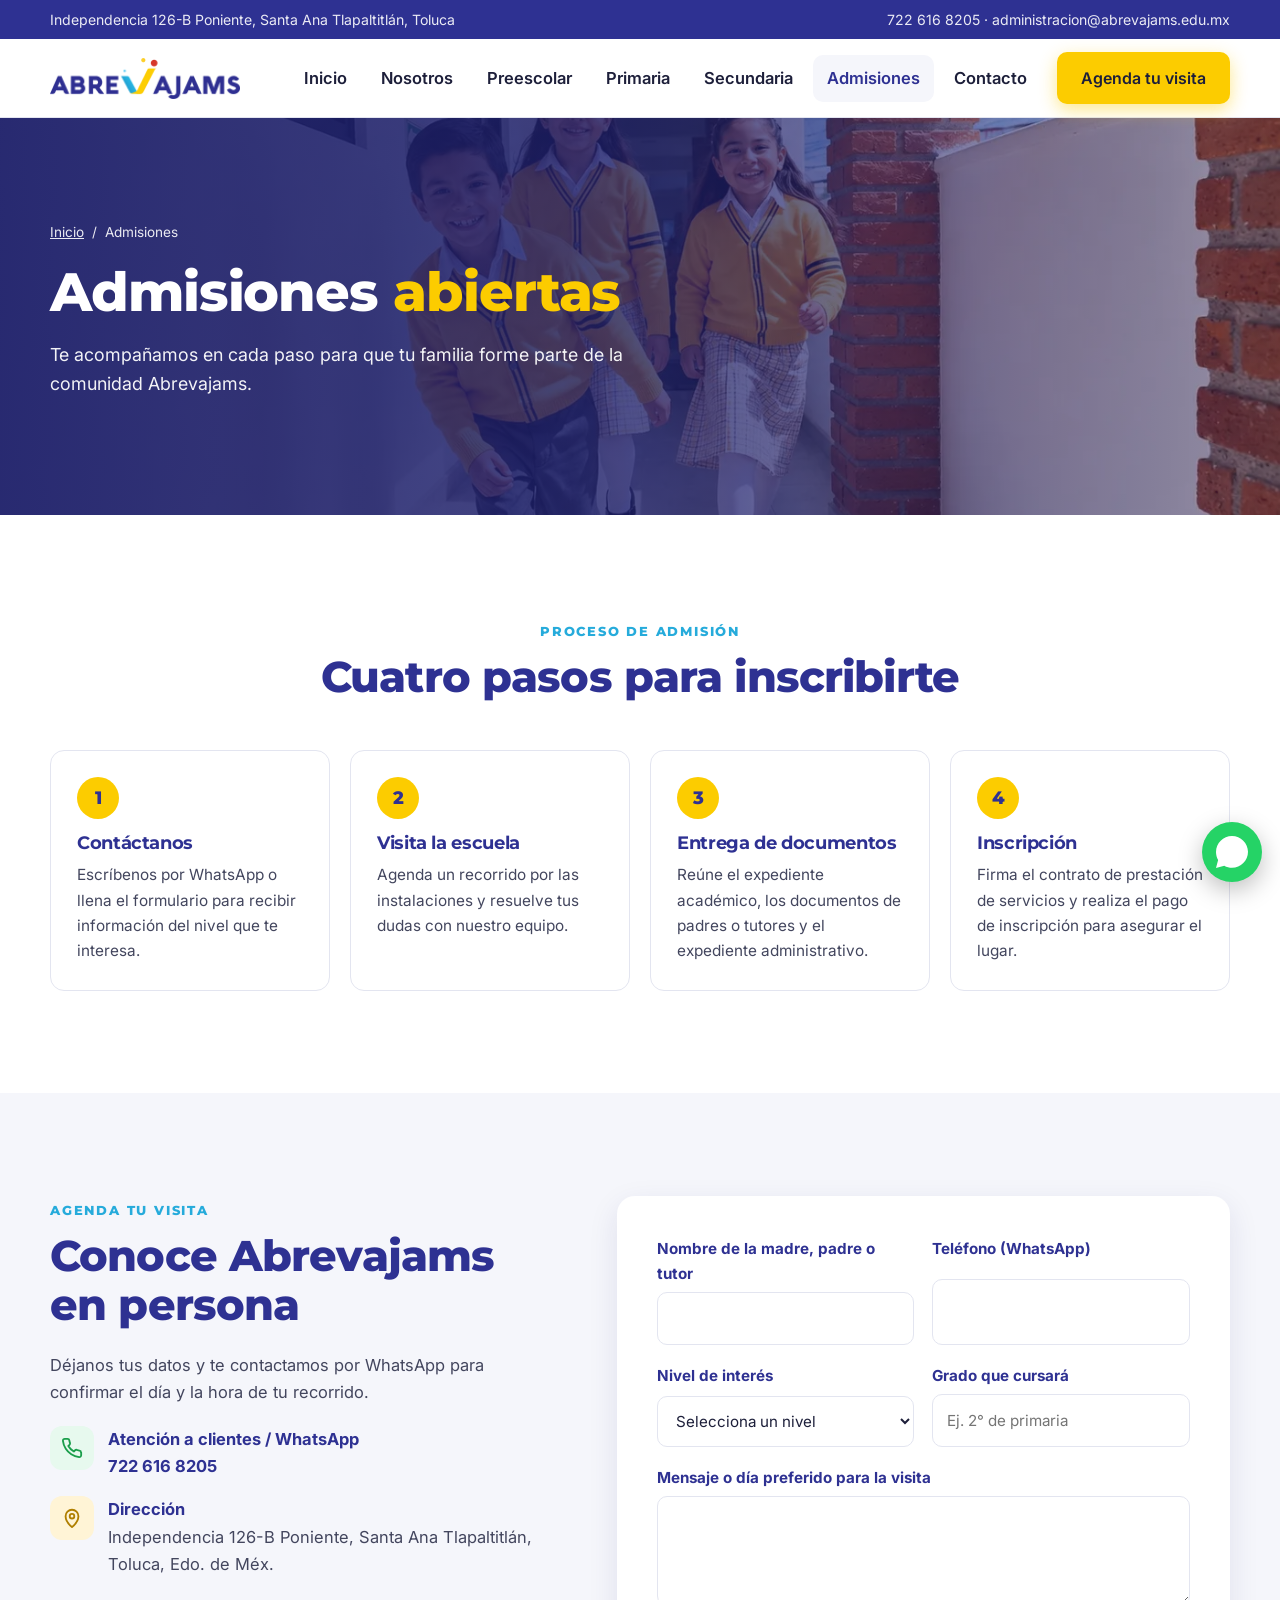
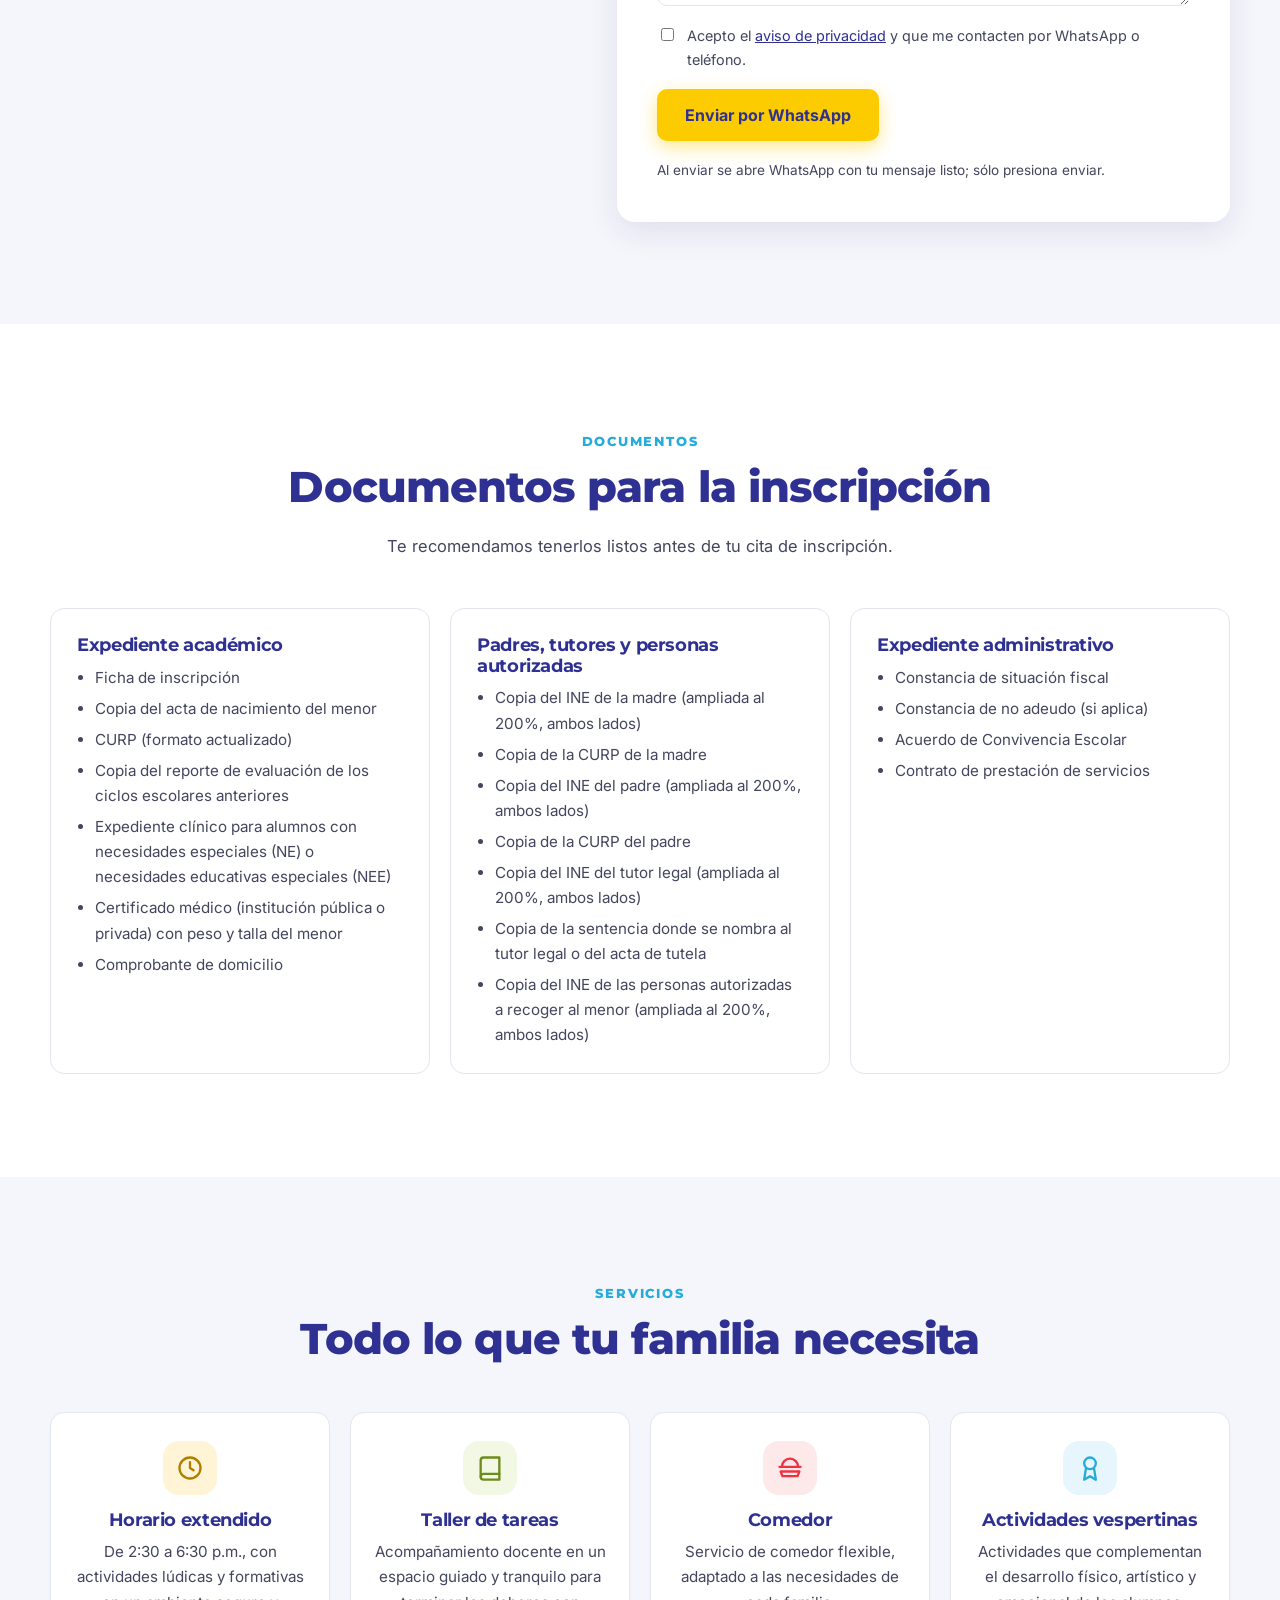
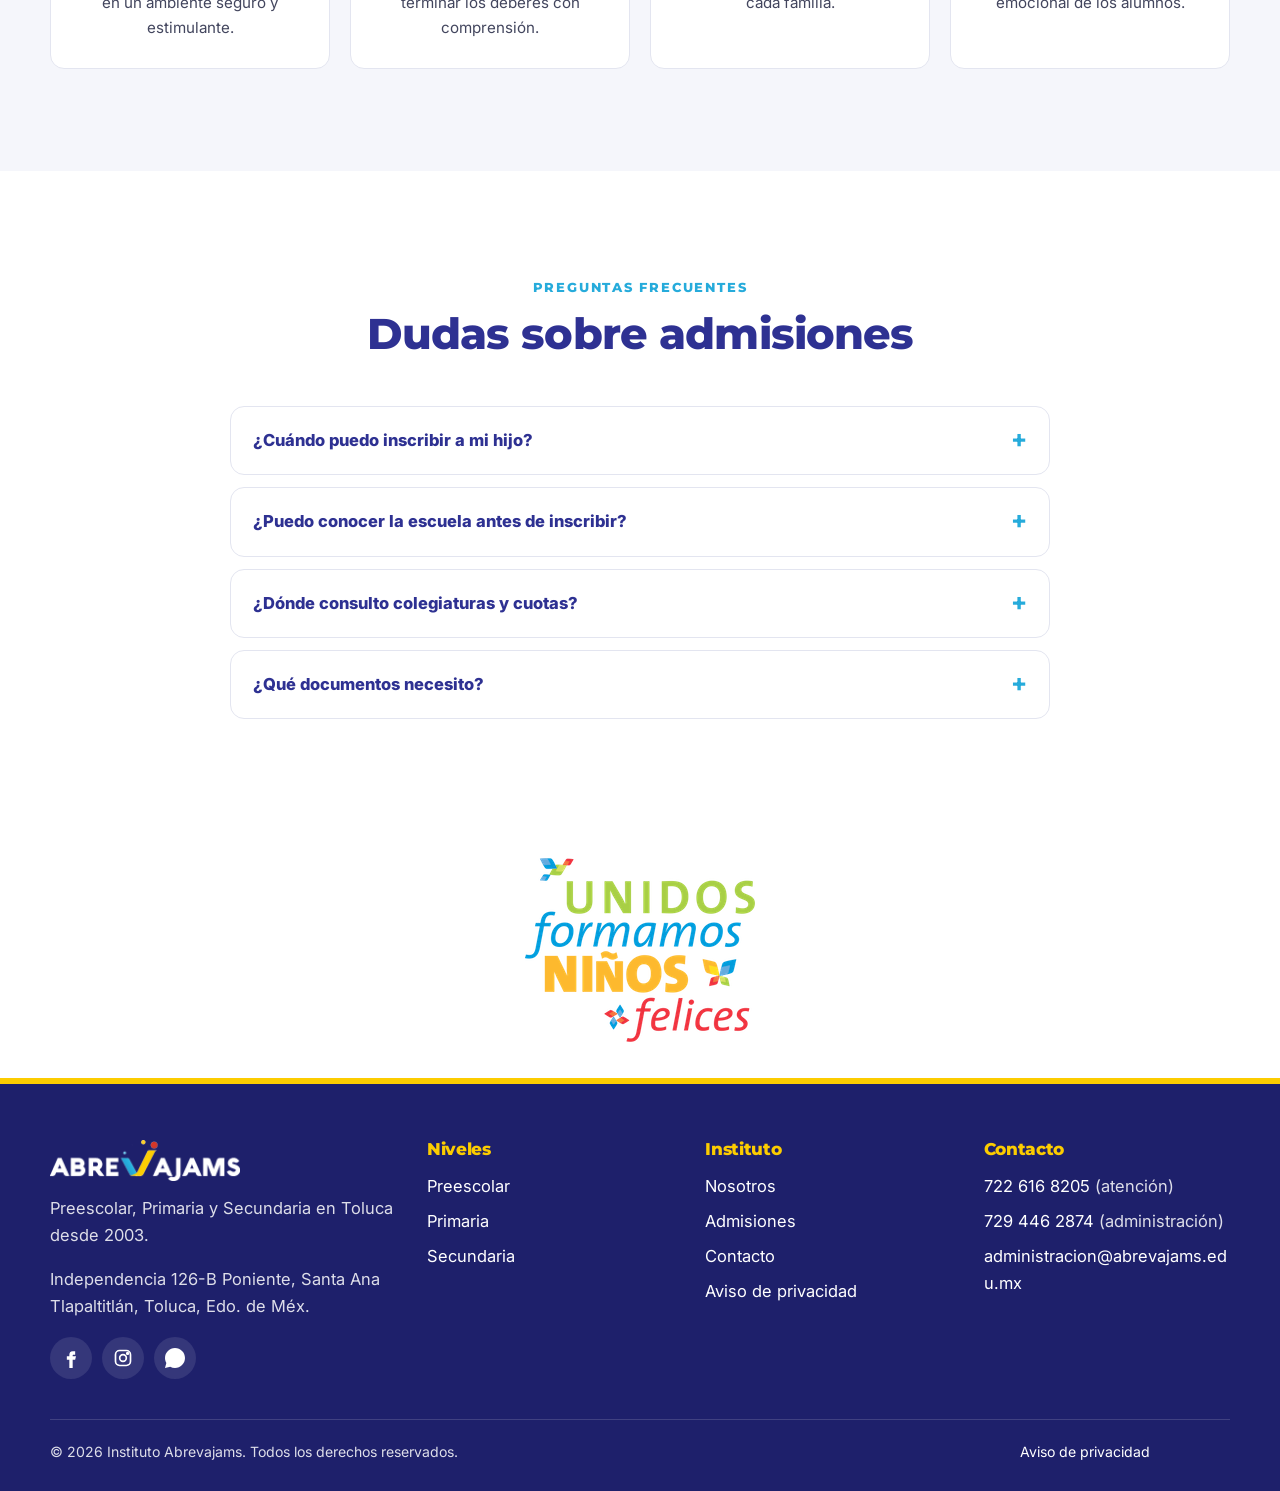
<file: public/admisiones/index.html>
<!doctype html>
<html lang="es-MX">
<head>
  <meta charset="utf-8">
  <meta name="viewport" content="width=device-width, initial-scale=1">
  <title>Admisiones | Instituto Abrevajams, Toluca</title>
  <meta name="description" content="Proceso de admisión, documentos para la inscripción y formulario para agendar tu visita al Instituto Abrevajams en Toluca: Preescolar, Primaria y Secundaria.">
  <link rel="canonical" href="https://www.abrevajams.edu.mx/admisiones/">
  <meta name="theme-color" content="#2E3192">
  <meta property="og:type" content="website">
  <meta property="og:locale" content="es_MX">
  <meta property="og:site_name" content="Instituto Abrevajams">
  <meta property="og:title" content="Admisiones | Instituto Abrevajams, Toluca">
  <meta property="og:description" content="Proceso de admisión, documentos para la inscripción y formulario para agendar tu visita al Instituto Abrevajams en Toluca: Preescolar, Primaria y Secundaria.">
  <meta property="og:url" content="https://www.abrevajams.edu.mx/admisiones/">
  <meta property="og:image" content="https://www.abrevajams.edu.mx/img/primaria-pasillo.webp">
  <meta name="twitter:card" content="summary_large_image">
  <link rel="icon" type="image/png" sizes="64x64" href="../img/favicon.png">
  <link rel="apple-touch-icon" href="../img/apple-touch-icon.png">
  <link rel="preconnect" href="https://fonts.googleapis.com">
  <link rel="preconnect" href="https://fonts.gstatic.com" crossorigin>
  <link href="https://fonts.googleapis.com/css2?family=Montserrat:wght@600;700;800&family=Inter:wght@400;500;600;700&display=swap" rel="stylesheet">
  <link rel="stylesheet" href="../css/estilos.css?v=202610081006">
  <script type="application/ld+json">
{
  "@context": "https://schema.org",
  "@type": [
    "School",
    "EducationalOrganization"
  ],
  "@id": "https://www.abrevajams.edu.mx/#escuela",
  "name": "Instituto Abrevajams",
  "slogan": "Unidos formamos niños felices",
  "url": "https://www.abrevajams.edu.mx/",
  "logo": "https://www.abrevajams.edu.mx/img/logo-abrevajams.png",
  "image": "https://www.abrevajams.edu.mx/img/edificio.webp",
  "foundingDate": "2003",
  "description": "Colegio privado en Toluca, Estado de México, con Preescolar, Primaria y Secundaria. Educación integral con metodologías STEAM, basada en proyectos, en problemas y aprendizaje-servicio; inglés con enfoque Better Learning de Cambridge y certificación Cambridge; grupos reducidos; horario extendido hasta las 6:30 p.m., taller de tareas y comedor.",
  "email": "administracion@abrevajams.edu.mx",
  "telephone": "+52-722-616-8205",
  "address": {
    "@type": "PostalAddress",
    "streetAddress": "Independencia 126-B Poniente, Santa Ana Tlapaltitlán",
    "addressLocality": "Toluca",
    "addressRegion": "Estado de México",
    "addressCountry": "MX"
  },
  "contactPoint": [
    {
      "@type": "ContactPoint",
      "contactType": "admissions",
      "telephone": "+52-722-616-8205",
      "availableLanguage": [
        "es"
      ]
    },
    {
      "@type": "ContactPoint",
      "contactType": "billing",
      "telephone": "+52-729-446-2874",
      "availableLanguage": [
        "es"
      ]
    }
  ],
  "sameAs": [
    "https://www.facebook.com/abrevajams",
    "https://www.instagram.com/instituto_abrevajams/"
  ]
}
  </script>
  <script type="application/ld+json">
{
  "@context": "https://schema.org",
  "@type": "BreadcrumbList",
  "itemListElement": [
    {
      "@type": "ListItem",
      "position": 1,
      "name": "Inicio",
      "item": "https://www.abrevajams.edu.mx/"
    },
    {
      "@type": "ListItem",
      "position": 2,
      "name": "Admisiones",
      "item": "https://www.abrevajams.edu.mx/admisiones/"
    }
  ]
}
  </script>
  <script type="application/ld+json">
{
  "@context": "https://schema.org",
  "@type": "FAQPage",
  "mainEntity": [
    {
      "@type": "Question",
      "name": "¿Cuándo puedo inscribir a mi hijo?",
      "acceptedAnswer": {
        "@type": "Answer",
        "text": "Las inscripciones están abiertas. Escríbenos para conocer la disponibilidad de lugares en el grado que te interesa."
      }
    },
    {
      "@type": "Question",
      "name": "¿Puedo conocer la escuela antes de inscribir?",
      "acceptedAnswer": {
        "@type": "Answer",
        "text": "Sí. Agenda una visita con el formulario o por WhatsApp y te mostramos las instalaciones."
      }
    },
    {
      "@type": "Question",
      "name": "¿Dónde consulto colegiaturas y cuotas?",
      "acceptedAnswer": {
        "@type": "Answer",
        "text": "Te compartimos cuotas, esquemas de pago y descuentos vigentes por WhatsApp al 722 616 8205 o durante tu visita."
      }
    },
    {
      "@type": "Question",
      "name": "¿Qué documentos necesito?",
      "acceptedAnswer": {
        "@type": "Answer",
        "text": "Consulta la lista completa en esta página: expediente académico, documentos de padres o tutores y expediente administrativo."
      }
    }
  ]
}
  </script>
</head>
<body>
  <a class="salto" href="#contenido">Saltar al contenido</a>

  <div class="barra-info">
    <div class="contenedor">
      <span class="ocultar-movil">Independencia 126-B Poniente, Santa Ana Tlapaltitlán, Toluca</span>
      <span><a href="tel:+527226168205">722 616 8205</a> · <a href="mailto:administracion@abrevajams.edu.mx">administracion@abrevajams.edu.mx</a></span>
    </div>
  </div>

  <header class="cabecera">
    <div class="contenedor">
      <a class="logo" href="../" aria-label="Instituto Abrevajams, inicio">
        <img src="../img/logo-abrevajams.png" alt="Instituto Abrevajams" width="776" height="168">
      </a>
      <button class="boton-menu" aria-expanded="false" aria-controls="menu" aria-label="Abrir menú">
        <svg viewBox="0 0 24 24" fill="none" stroke="currentColor" stroke-width="2.4" stroke-linecap="round" aria-hidden="true"><path d="M4 7h16M4 12h16M4 17h16"/></svg>
      </button>
      <nav aria-label="Principal">
        <ul class="menu" id="menu">
          <li><a href="../">Inicio</a></li>
          <li><a href="../nosotros/">Nosotros</a></li>
          <li><a href="../preescolar/">Preescolar</a></li>
          <li><a href="../primaria/">Primaria</a></li>
          <li><a href="../secundaria/">Secundaria</a></li>
          <li><a href="../admisiones/" class="activo" aria-current="page">Admisiones</a></li>
          <li><a href="../contacto/">Contacto</a></li>
          <li><a class="btn btn--primario" href="../admisiones/#agenda">Agenda tu visita</a></li>
        </ul>
      </nav>
    </div>
  </header>

  <main id="contenido">
    <section class="portada-pag portada-pag--gen">
      <img class="portada-pag__foto" src="../img/primaria-pasillo.webp" alt="" style="object-position:center">
      <div class="portada-pag__capa"></div>
      <div class="contenedor">
        <nav class="migas" aria-label="Ruta de navegación"><a href="../">Inicio</a><span aria-hidden="true">/</span><span>Admisiones</span></nav>
        <h1>Admisiones <span>abiertas</span></h1>
        <p>Te acompañamos en cada paso para que tu familia forme parte de la comunidad Abrevajams.</p>
      </div>
    </section>

    <section class="seccion" id="contenido-pagina">
      <div class="contenedor">
        <div class="encabezado-seccion">
          <span class="etiqueta">Proceso de admisión</span>
          <h2>Cuatro pasos para inscribirte</h2>
        </div>
        <ol class="pasos">
          <li><h3>Contáctanos</h3><p>Escríbenos por WhatsApp o llena el formulario para recibir información del nivel que te interesa.</p></li>
          <li><h3>Visita la escuela</h3><p>Agenda un recorrido por las instalaciones y resuelve tus dudas con nuestro equipo.</p></li>
          <li><h3>Entrega de documentos</h3><p>Reúne el expediente académico, los documentos de padres o tutores y el expediente administrativo.</p></li>
          <li><h3>Inscripción</h3><p>Firma el contrato de prestación de servicios y realiza el pago de inscripción para asegurar el lugar.</p></li>
        </ol>
      </div>
    </section>

    <section class="seccion seccion--suave" id="agenda">
      <div class="contenedor agenda">
        <div>
          <span class="etiqueta">Agenda tu visita</span>
          <h2>Conoce Abrevajams en persona</h2>
          <p>Déjanos tus datos y te contactamos por WhatsApp para confirmar el día y la hora de tu recorrido.</p>
          <ul class="contacto__lista">
            <li><div class="rasgo__icono" style="background:#E7F9EE;color:#1A9E4B"><svg viewBox="0 0 24 24" fill="none" stroke="currentColor" stroke-width="2" stroke-linecap="round" stroke-linejoin="round" aria-hidden="true"><path d="M22 16.9v3a2 2 0 0 1-2.2 2 19.8 19.8 0 0 1-8.6-3.1 19.5 19.5 0 0 1-6-6A19.8 19.8 0 0 1 2.1 4.2 2 2 0 0 1 4.1 2h3a2 2 0 0 1 2 1.7c.1.9.4 1.8.7 2.7a2 2 0 0 1-.5 2.1L8 9.8a16 16 0 0 0 6 6l1.3-1.3a2 2 0 0 1 2.1-.4c.9.3 1.8.6 2.7.7a2 2 0 0 1 1.7 2z"/></svg></div><div><strong>Atención a clientes / WhatsApp</strong><a href="tel:+527226168205">722 616 8205</a></div></li>
            <li><div class="rasgo__icono" style="background:#FFF4D6;color:#B07F00"><svg viewBox="0 0 24 24" fill="none" stroke="currentColor" stroke-width="2" stroke-linecap="round" stroke-linejoin="round" aria-hidden="true"><path d="M12 22s7-6.2 7-12a7 7 0 1 0-14 0c0 5.8 7 12 7 12z"/><circle cx="12" cy="10" r="2.5"/></svg></div><div><strong>Dirección</strong>Independencia 126-B Poniente, Santa Ana Tlapaltitlán, Toluca, Edo. de Méx.</div></li>
          </ul>
        </div>
          <form class="formulario" id="form-visita" data-whatsapp="Hola, quiero agendar una visita al Instituto Abrevajams." novalidate>
            <div class="fila">
              <label for="form-visita-nombre">Nombre de la madre, padre o tutor
                <input id="form-visita-nombre" name="nombre" data-etiqueta="Nombre" autocomplete="name" required>
              </label>
              <label for="form-visita-tel">Teléfono (WhatsApp)
                <input id="form-visita-tel" name="telefono" data-etiqueta="Teléfono" type="tel" autocomplete="tel" inputmode="tel" required>
              </label>
            </div>
            <div class="fila">
              <label for="form-visita-nivel">Nivel de interés
                <select id="form-visita-nivel" name="nivel" data-etiqueta="Nivel de interés" required>
                  <option value="">Selecciona un nivel</option><option>Preescolar (Kinder I, II o III)</option><option>Primaria</option><option>Secundaria</option>
                </select>
              </label>
              <label for="form-visita-grado">Grado que cursará
                <input id="form-visita-grado" name="grado" data-etiqueta="Grado" placeholder="Ej. 2° de primaria">
              </label>
            </div>
            <label for="form-visita-mensaje">Mensaje o día preferido para la visita
              <textarea id="form-visita-mensaje" name="mensaje" data-etiqueta="Mensaje"></textarea>
            </label>
            <label class="consentimiento" for="form-visita-acepto">
              <input id="form-visita-acepto" name="acepto" type="checkbox" required>
              <span>Acepto el <a href="../aviso-de-privacidad/">aviso de privacidad</a> y que me contacten por WhatsApp o teléfono.</span>
            </label>
            <button class="btn btn--primario" type="submit">Enviar por WhatsApp</button>
            <p class="nota">Al enviar se abre WhatsApp con tu mensaje listo; sólo presiona enviar.</p>
            <p class="nota form-enviado" hidden><strong>Listo.</strong> Si WhatsApp no se abrió, escríbenos al 722 616 8205.</p>
          </form>
      </div>
    </section>

    <section class="seccion" id="documentos">
      <div class="contenedor">
        <div class="encabezado-seccion">
          <span class="etiqueta">Documentos</span>
          <h2>Documentos para la inscripción</h2>
          <p>Te recomendamos tenerlos listos antes de tu cita de inscripción.</p>
        </div>
        <div class="documentos">
          <section>
            <h3>Expediente académico</h3>
            <ul><li>Ficha de inscripción</li><li>Copia del acta de nacimiento del menor</li><li>CURP (formato actualizado)</li><li>Copia del reporte de evaluación de los ciclos escolares anteriores</li><li>Expediente clínico para alumnos con necesidades especiales (NE) o necesidades educativas especiales (NEE)</li><li>Certificado médico (institución pública o privada) con peso y talla del menor</li><li>Comprobante de domicilio</li></ul>
          </section>
          <section>
            <h3>Padres, tutores y personas autorizadas</h3>
            <ul><li>Copia del INE de la madre (ampliada al 200%, ambos lados)</li><li>Copia de la CURP de la madre</li><li>Copia del INE del padre (ampliada al 200%, ambos lados)</li><li>Copia de la CURP del padre</li><li>Copia del INE del tutor legal (ampliada al 200%, ambos lados)</li><li>Copia de la sentencia donde se nombra al tutor legal o del acta de tutela</li><li>Copia del INE de las personas autorizadas a recoger al menor (ampliada al 200%, ambos lados)</li></ul>
          </section>
          <section>
            <h3>Expediente administrativo</h3>
            <ul><li>Constancia de situación fiscal</li><li>Constancia de no adeudo (si aplica)</li><li>Acuerdo de Convivencia Escolar</li><li>Contrato de prestación de servicios</li></ul>
          </section>
        </div>
      </div>
    </section>

    <section class="seccion seccion--suave">
      <div class="contenedor">
        <div class="encabezado-seccion">
          <span class="etiqueta">Servicios</span>
          <h2>Todo lo que tu familia necesita</h2>
        </div>
        <div class="servicios">
          <div class="servicio">
            <div class="rasgo__icono" style="background:#FFF4D6;color:#B07F00"><svg viewBox="0 0 24 24" fill="none" stroke="currentColor" stroke-width="2" stroke-linecap="round" stroke-linejoin="round" aria-hidden="true"><circle cx="12" cy="12" r="9"/><path d="M12 7v5l3 2"/></svg></div>
            <h3>Horario extendido</h3><p>De 2:30 a 6:30 p.m., con actividades lúdicas y formativas en un ambiente seguro y estimulante.</p>
          </div>
          <div class="servicio">
            <div class="rasgo__icono" style="background:#F2F8E3;color:#6E8B1E"><svg viewBox="0 0 24 24" fill="none" stroke="currentColor" stroke-width="2" stroke-linecap="round" stroke-linejoin="round" aria-hidden="true"><path d="M4 19.5A2.5 2.5 0 0 1 6.5 17H20V3H6.5A2.5 2.5 0 0 0 4 5.5z"/><path d="M4 19.5A2.5 2.5 0 0 0 6.5 22H20v-5"/></svg></div>
            <h3>Taller de tareas</h3><p>Acompañamiento docente en un espacio guiado y tranquilo para terminar los deberes con comprensión.</p>
          </div>
          <div class="servicio">
            <div class="rasgo__icono" style="background:#FDE8EA;color:var(--coral)"><svg viewBox="0 0 24 24" fill="none" stroke="currentColor" stroke-width="2" stroke-linecap="round" stroke-linejoin="round" aria-hidden="true"><path d="M3 11h18M5 11a7 7 0 0 1 14 0M4 15h16l-1.5 4h-13z"/></svg></div>
            <h3>Comedor</h3><p>Servicio de comedor flexible, adaptado a las necesidades de cada familia.</p>
          </div>
          <div class="servicio">
            <div class="rasgo__icono" style="background:#E6F6FC;color:var(--cielo)"><svg viewBox="0 0 24 24" fill="none" stroke="currentColor" stroke-width="2" stroke-linecap="round" stroke-linejoin="round" aria-hidden="true"><circle cx="12" cy="8" r="5"/><path d="M8.5 12.5 7 22l5-3 5 3-1.5-9.5"/></svg></div>
            <h3>Actividades vespertinas</h3><p>Actividades que complementan el desarrollo físico, artístico y emocional de los alumnos.</p>
          </div>
        </div>
      </div>
    </section>

    <section class="seccion" id="preguntas">
      <div class="contenedor">
        <div class="encabezado-seccion">
          <span class="etiqueta">Preguntas frecuentes</span>
          <h2>Dudas sobre admisiones</h2>
        </div>
        <div class="faq">
          <details>
            <summary>¿Cuándo puedo inscribir a mi hijo?</summary>
            <p>Las inscripciones están abiertas. Escríbenos para conocer la disponibilidad de lugares en el grado que te interesa.</p>
          </details>
          <details>
            <summary>¿Puedo conocer la escuela antes de inscribir?</summary>
            <p>Sí. Agenda una visita con el <a href="#agenda">formulario</a> o por WhatsApp y te mostramos las instalaciones.</p>
          </details>
          <details>
            <summary>¿Dónde consulto colegiaturas y cuotas?</summary>
            <p>Te compartimos cuotas, esquemas de pago y descuentos vigentes por WhatsApp al <a href="https://wa.me/527226168205">722 616 8205</a> o durante tu visita.</p>
          </details>
          <details>
            <summary>¿Qué documentos necesito?</summary>
            <p>Consulta la lista completa en esta página: expediente académico, documentos de padres o tutores y expediente administrativo.</p>
          </details>
        </div>
      </div>
    </section>

  </main>

  <footer class="pie">
    <div class="pie__franja-eslogan">
      <img src="../img/slogan.png" alt="Unidos formamos niños felices" loading="lazy" width="230" height="184">
    </div>
    <div class="contenedor">
      <div class="pie__rejilla">
        <div>
          <img class="pie__logo" src="../img/logo-abrevajams-blanco.png" alt="Instituto Abrevajams" loading="lazy" width="776" height="168">
          <p>Preescolar, Primaria y Secundaria en Toluca desde 2003.</p>
          <p>Independencia 126-B Poniente, Santa Ana Tlapaltitlán, Toluca, Edo. de Méx.</p>
          <div class="redes">
            <a href="https://www.facebook.com/abrevajams" target="_blank" rel="noopener" aria-label="Facebook"><svg viewBox="0 0 24 24" fill="currentColor" aria-hidden="true"><path d="M14 8h3V4h-3c-2.8 0-4 1.8-4 4.3V10H7v4h3v10h4V14h3l1-4h-4V8.6c0-.4.2-.6.6-.6z"/></svg></a>
            <a href="https://www.instagram.com/instituto_abrevajams/" target="_blank" rel="noopener" aria-label="Instagram"><svg viewBox="0 0 24 24" fill="none" stroke="currentColor" stroke-width="2" aria-hidden="true"><rect x="3" y="3" width="18" height="18" rx="5"/><circle cx="12" cy="12" r="4"/><circle cx="17.5" cy="6.5" r="1" fill="currentColor"/></svg></a>
            <a href="https://wa.me/527226168205" target="_blank" rel="noopener" aria-label="WhatsApp"><svg viewBox="0 0 24 24" fill="currentColor" aria-hidden="true"><path d="M12 0C5.4 0 0 5.4 0 12c0 2.1.6 4.2 1.6 6L0 24l6.2-1.6c1.8 1 3.8 1.5 5.8 1.5 6.6 0 12-5.4 12-12S18.6 0 12 0zm5.5 14.4c-.3-.1-1.7-.8-2-.9-.3-.1-.5-.1-.7.1-.2.3-.8.9-.9 1.1-.2.2-.3.2-.6.1-.3-.1-1.2-.5-2.3-1.4-.9-.8-1.4-1.7-1.6-2-.2-.3 0-.5.1-.6l.4-.5.3-.5c.1-.2 0-.4 0-.5l-.9-2.2c-.2-.6-.5-.5-.7-.5h-.6c-.2 0-.5.1-.8.4-.3.3-1 1-1 2.5s1.1 2.9 1.2 3.1c.1.2 2.1 3.2 5.1 4.5 2.5 1 3 .8 3.6.7.6-.1 1.7-.7 2-1.4.2-.7.2-1.2.2-1.4-.1-.1-.3-.2-.6-.3z"/></svg></a>
          </div>
        </div>
        <div>
          <h4>Niveles</h4>
          <ul>
            <li><a href="../preescolar/">Preescolar</a></li>
            <li><a href="../primaria/">Primaria</a></li>
            <li><a href="../secundaria/">Secundaria</a></li>
          </ul>
        </div>
        <div>
          <h4>Instituto</h4>
          <ul>
            <li><a href="../nosotros/">Nosotros</a></li>
            <li><a href="../admisiones/">Admisiones</a></li>
            <li><a href="../contacto/">Contacto</a></li>
            <li><a href="../aviso-de-privacidad/">Aviso de privacidad</a></li>
          </ul>
        </div>
        <div>
          <h4>Contacto</h4>
          <ul>
            <li><a href="tel:+527226168205">722 616 8205</a> (atención)</li>
            <li><a href="tel:+527294462874">729 446 2874</a> (administración)</li>
            <li><a href="mailto:administracion@abrevajams.edu.mx">administracion@abrevajams.edu.mx</a></li>
          </ul>
        </div>
      </div>
      <div class="pie__legal">
        <span>© 2026 Instituto Abrevajams. Todos los derechos reservados.</span>
        <a href="../aviso-de-privacidad/">Aviso de privacidad</a>
      </div>
    </div>
  </footer>

  <a class="wa-flotante" href="https://wa.me/527226168205?text=Hola%2C%20me%20interesa%20informaci%C3%B3n%20del%20Instituto%20Abrevajams" target="_blank" rel="noopener" aria-label="Escríbenos por WhatsApp"><svg viewBox="0 0 24 24" fill="currentColor" aria-hidden="true"><path d="M12 0C5.4 0 0 5.4 0 12c0 2.1.6 4.2 1.6 6L0 24l6.2-1.6c1.8 1 3.8 1.5 5.8 1.5 6.6 0 12-5.4 12-12S18.6 0 12 0zm5.5 14.4c-.3-.1-1.7-.8-2-.9-.3-.1-.5-.1-.7.1-.2.3-.8.9-.9 1.1-.2.2-.3.2-.6.1-.3-.1-1.2-.5-2.3-1.4-.9-.8-1.4-1.7-1.6-2-.2-.3 0-.5.1-.6l.4-.5.3-.5c.1-.2 0-.4 0-.5l-.9-2.2c-.2-.6-.5-.5-.7-.5h-.6c-.2 0-.5.1-.8.4-.3.3-1 1-1 2.5s1.1 2.9 1.2 3.1c.1.2 2.1 3.2 5.1 4.5 2.5 1 3 .8 3.6.7.6-.1 1.7-.7 2-1.4.2-.7.2-1.2.2-1.4-.1-.1-.3-.2-.6-.3z"/></svg></a>

  <script>
    (function () {
      var boton = document.querySelector('.boton-menu');
      var menu = document.getElementById('menu');
      boton.addEventListener('click', function () {
        var abierto = menu.classList.toggle('abierto');
        boton.setAttribute('aria-expanded', abierto);
      });
      // Formularios: arman un mensaje de WhatsApp con los datos capturados
      document.querySelectorAll('form[data-whatsapp]').forEach(function (form) {
        form.addEventListener('submit', function (ev) {
          ev.preventDefault();
          if (!form.reportValidity()) return;
          var datos = new FormData(form);
          var lineas = [form.dataset.whatsapp];
          form.querySelectorAll('[data-etiqueta]').forEach(function (campo) {
            var valor = (datos.get(campo.name) || '').toString().trim();
            if (valor) lineas.push(campo.dataset.etiqueta + ': ' + valor);
          });
          var url = 'https://wa.me/527226168205?text=' + encodeURIComponent(lineas.join('\n'));
          window.open(url, '_blank', 'noopener');
          var aviso = form.querySelector('.form-enviado');
          if (aviso) aviso.hidden = false;
        });
      });
    })();
  </script>
</body>
</html>
</file>
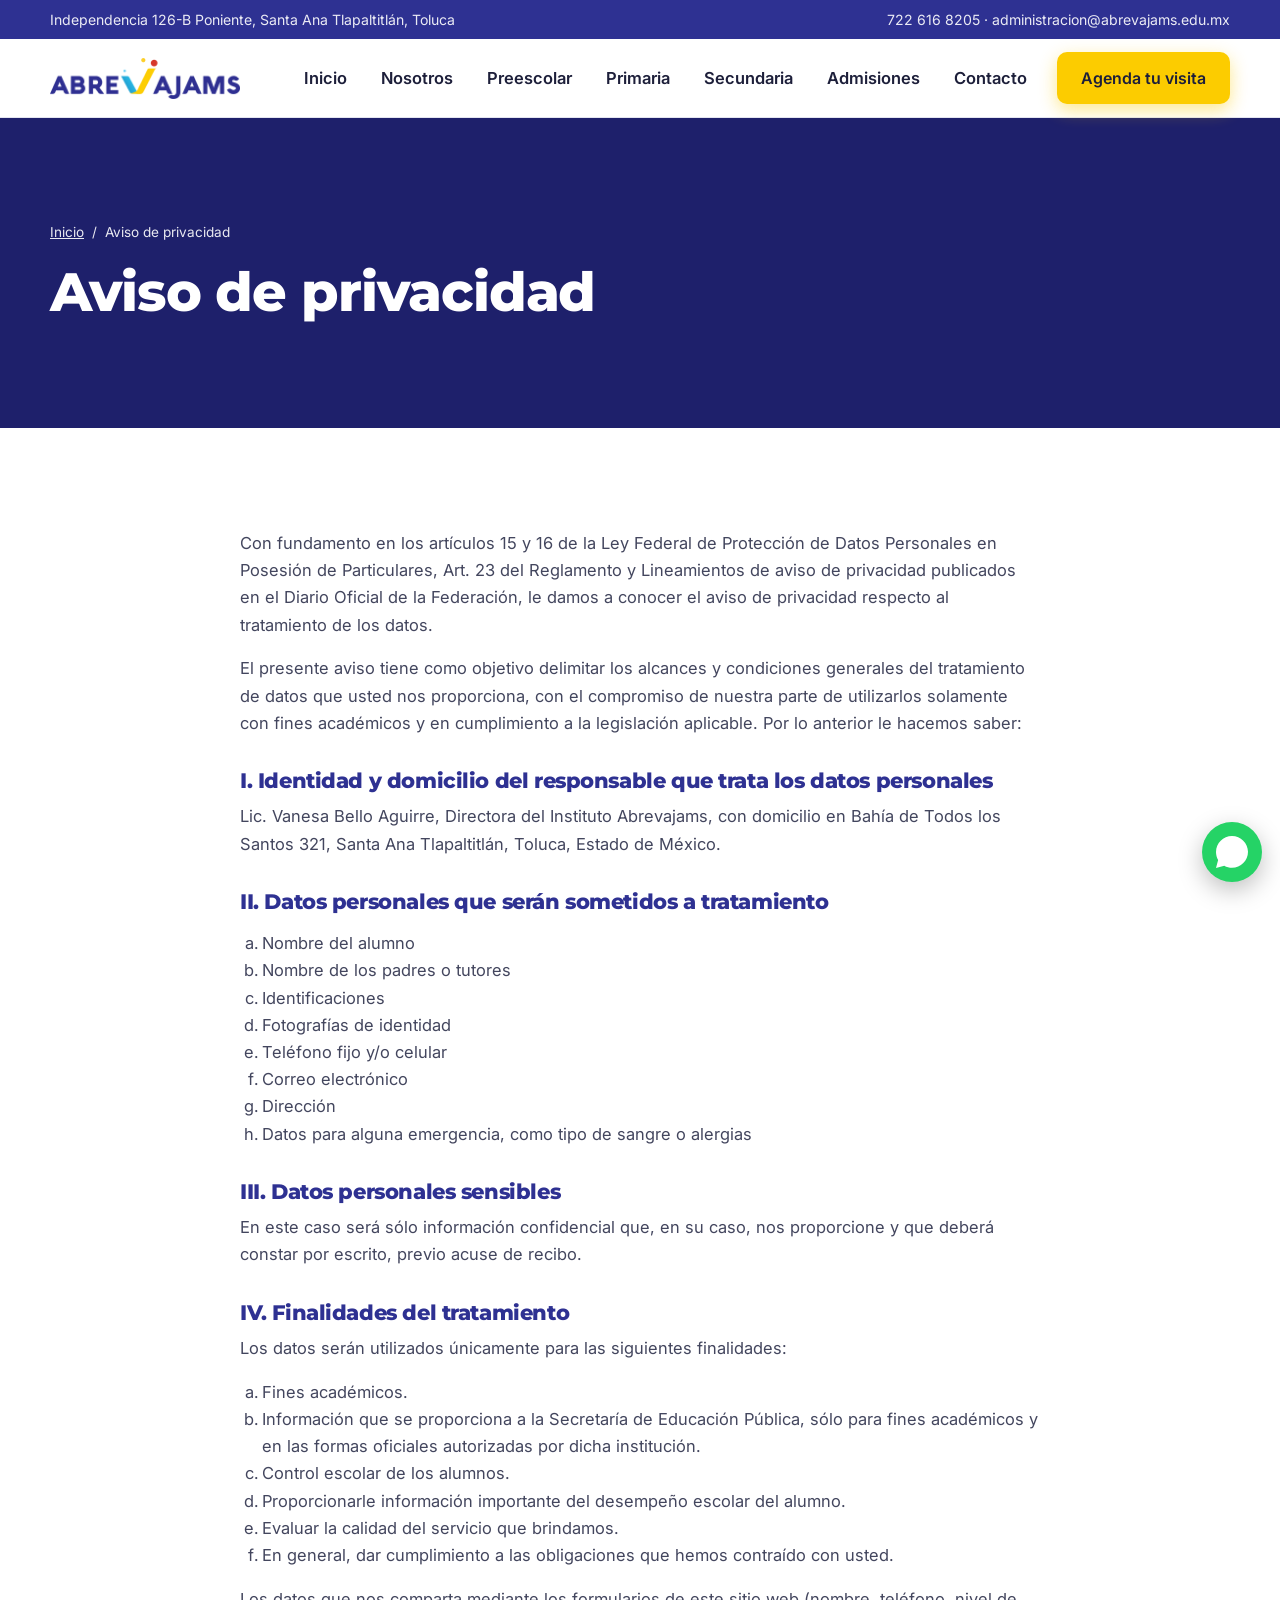
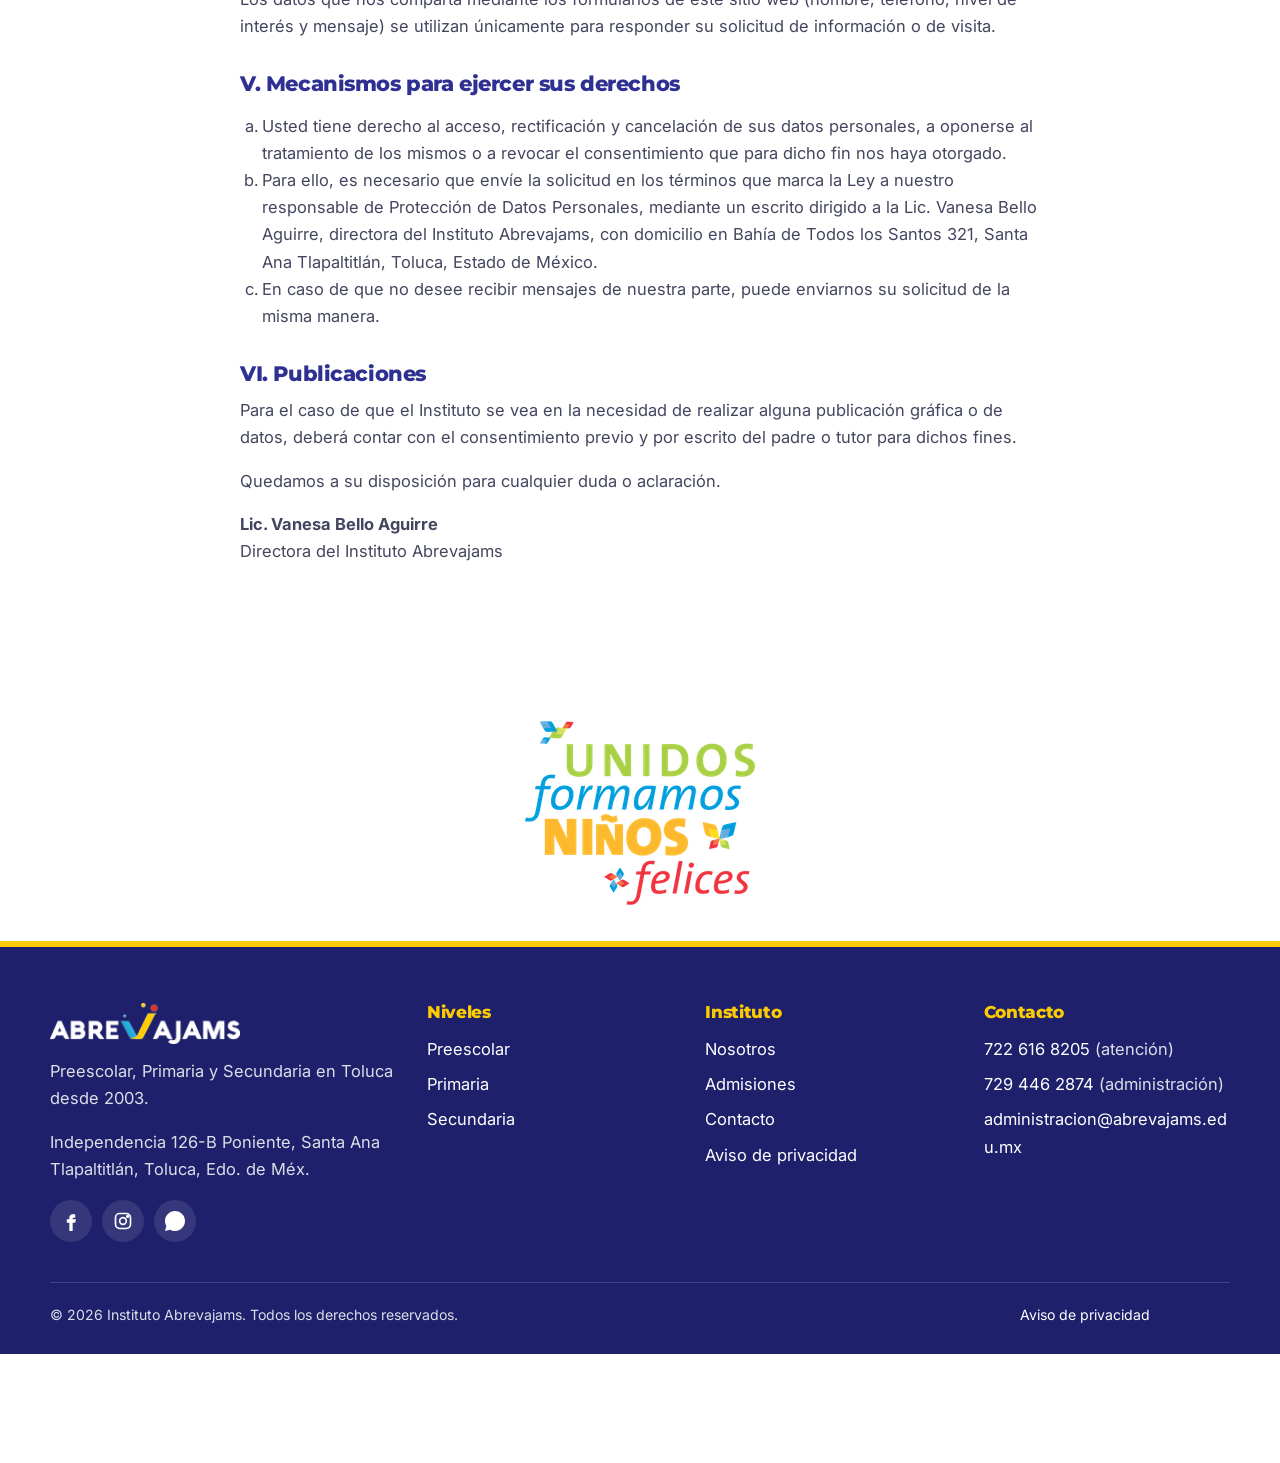
<file: public/aviso-de-privacidad-instituto-abrevajams/index.html>
<!doctype html>
<html lang="es-MX">
<head>
  <meta charset="utf-8">
  <title>Instituto Abrevajams</title>
  <link rel="canonical" href="https://www.abrevajams.edu.mx/aviso-de-privacidad/">
  <meta name="robots" content="noindex">
  <meta http-equiv="refresh" content="0; url=../aviso-de-privacidad/">
</head>
<body>
  <p>Esta página cambió de dirección: <a href="../aviso-de-privacidad/">continuar</a>.</p>
</body>
</html>
</file>
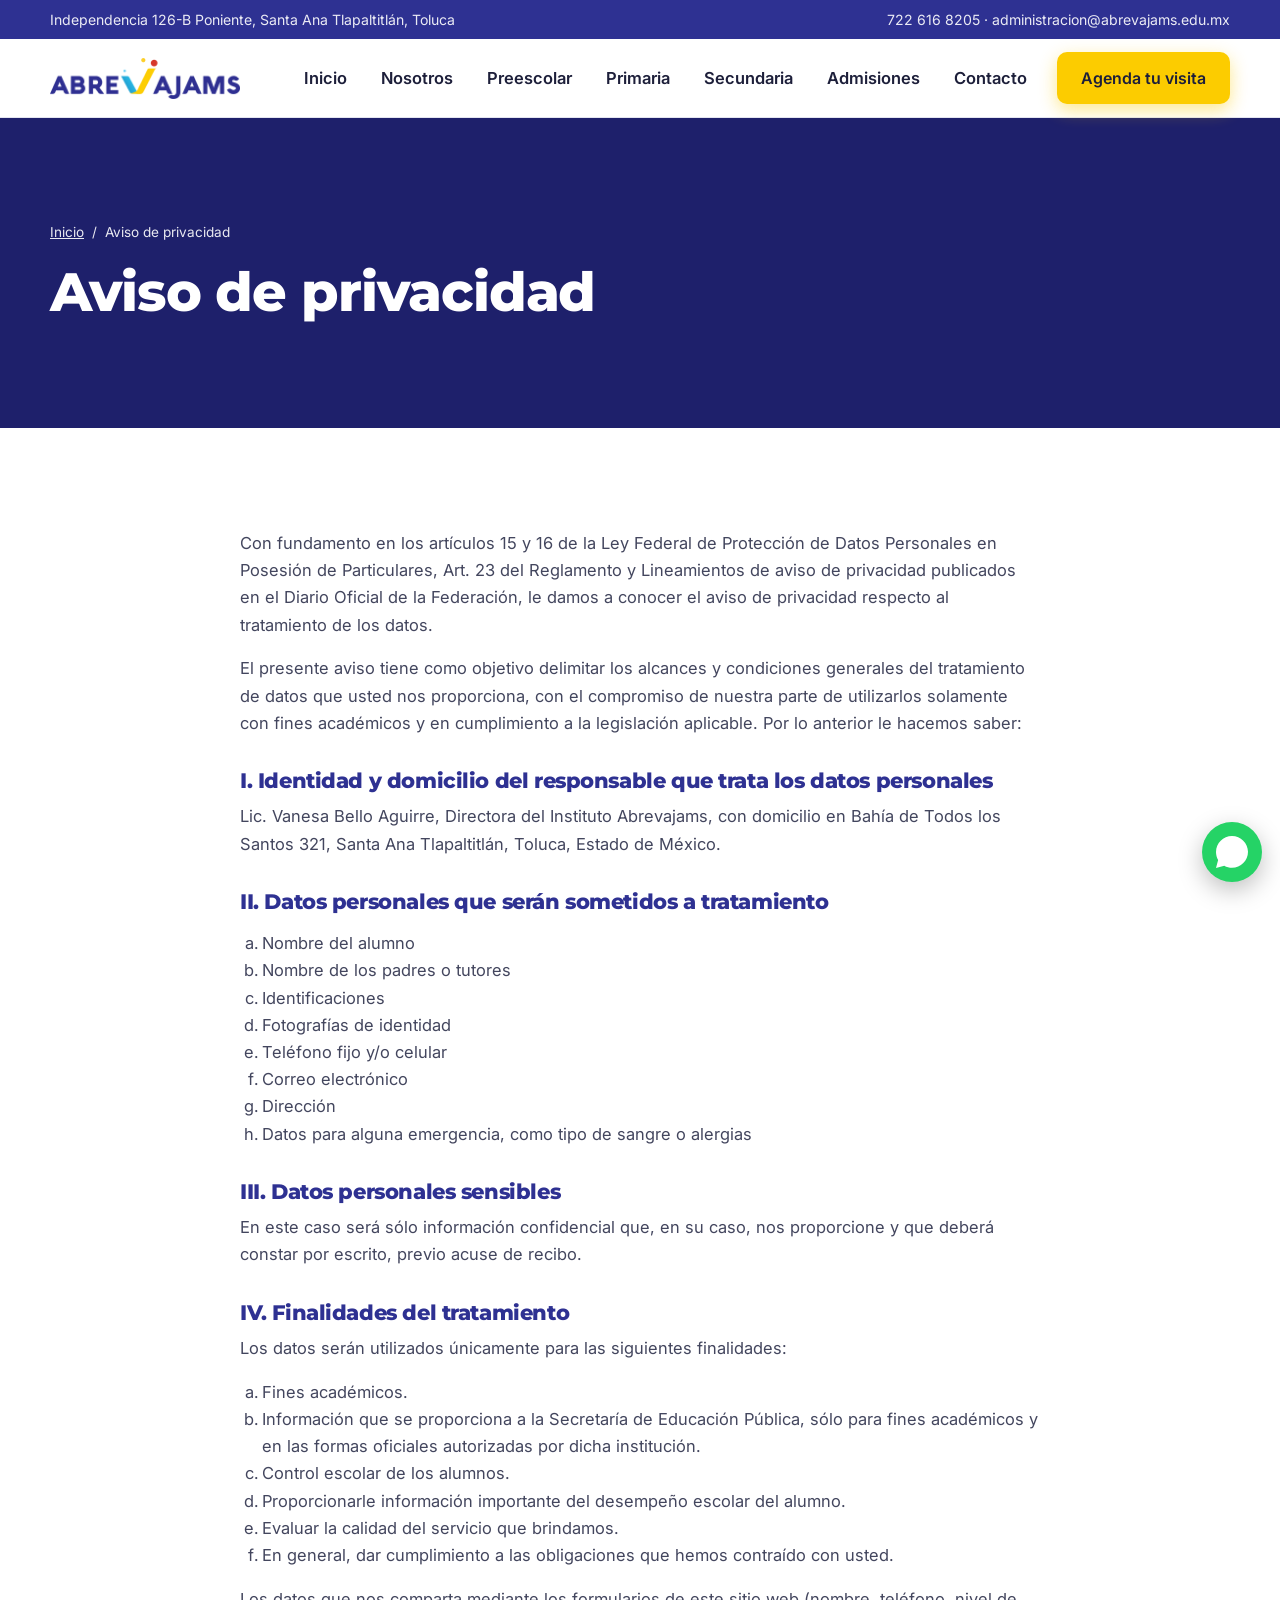
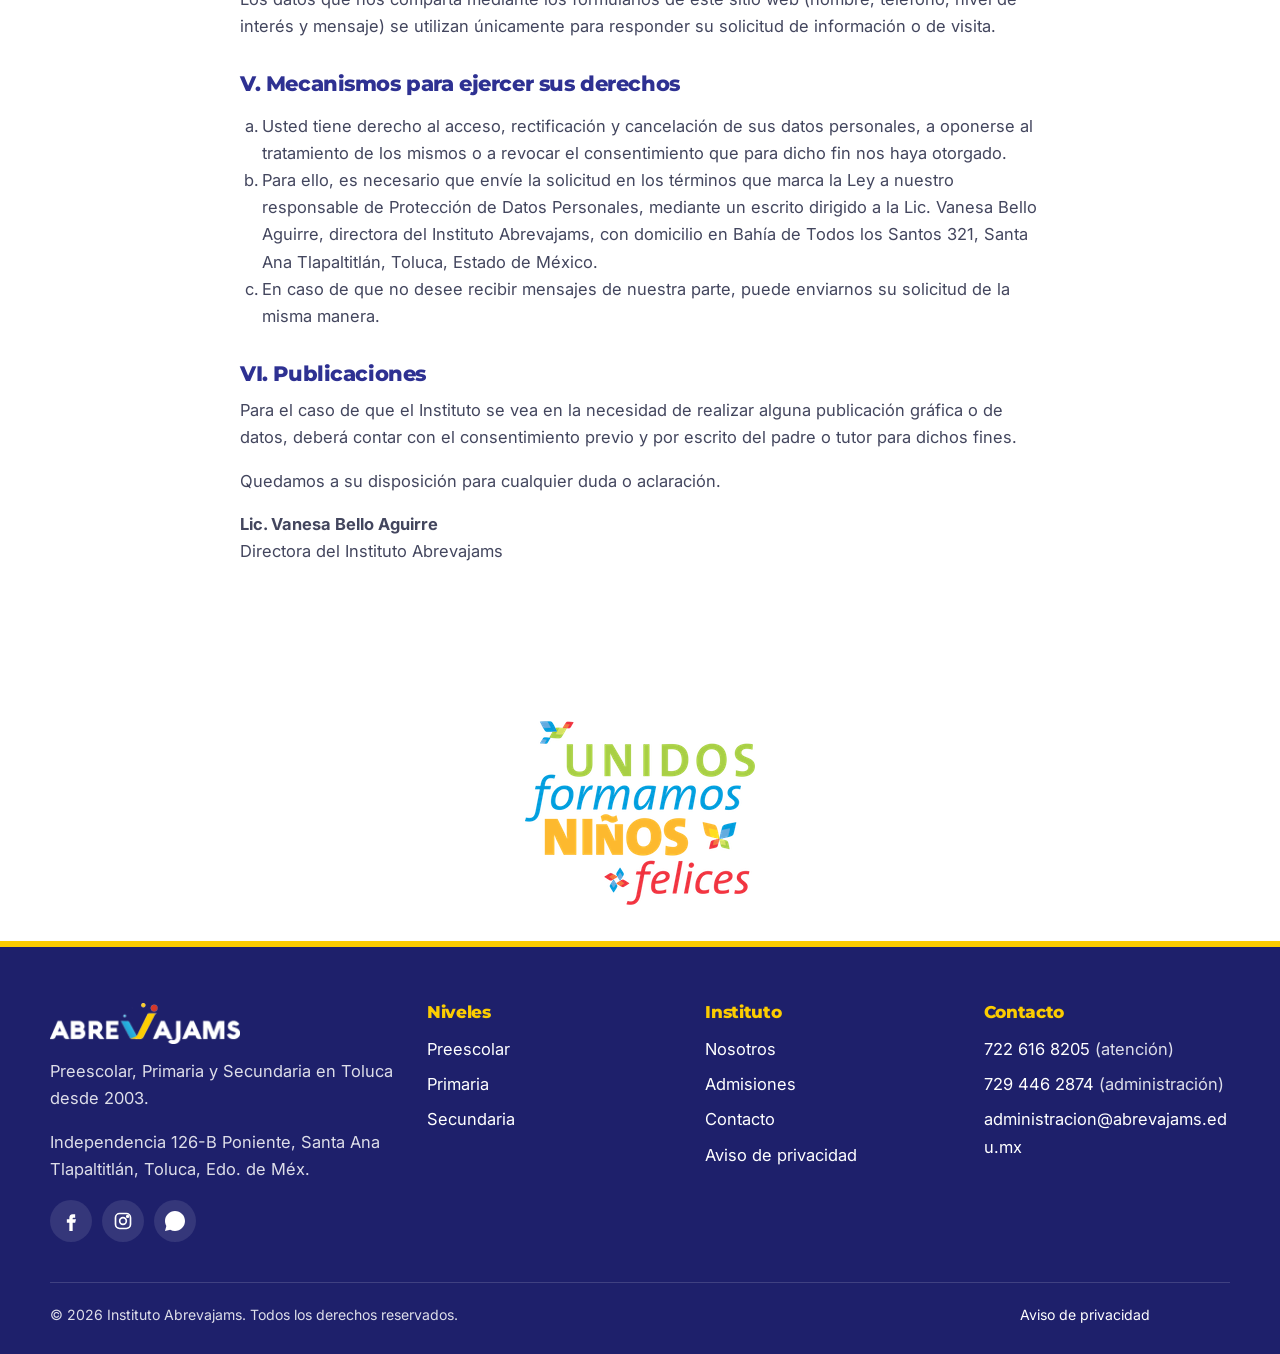
<file: public/aviso-de-privacidad/index.html>
<!doctype html>
<html lang="es-MX">
<head>
  <meta charset="utf-8">
  <meta name="viewport" content="width=device-width, initial-scale=1">
  <title>Aviso de privacidad | Instituto Abrevajams</title>
  <meta name="description" content="Aviso de privacidad del Instituto Abrevajams sobre el tratamiento de datos personales de alumnos, madres, padres y tutores.">
  <link rel="canonical" href="https://www.abrevajams.edu.mx/aviso-de-privacidad/">
  <meta name="theme-color" content="#2E3192">
  <meta property="og:type" content="website">
  <meta property="og:locale" content="es_MX">
  <meta property="og:site_name" content="Instituto Abrevajams">
  <meta property="og:title" content="Aviso de privacidad | Instituto Abrevajams">
  <meta property="og:description" content="Aviso de privacidad del Instituto Abrevajams sobre el tratamiento de datos personales de alumnos, madres, padres y tutores.">
  <meta property="og:url" content="https://www.abrevajams.edu.mx/aviso-de-privacidad/">
  <meta property="og:image" content="https://www.abrevajams.edu.mx/img/edificio.webp">
  <meta name="twitter:card" content="summary_large_image">
  <link rel="icon" type="image/png" sizes="64x64" href="../img/favicon.png">
  <link rel="apple-touch-icon" href="../img/apple-touch-icon.png">
  <link rel="preconnect" href="https://fonts.googleapis.com">
  <link rel="preconnect" href="https://fonts.gstatic.com" crossorigin>
  <link href="https://fonts.googleapis.com/css2?family=Montserrat:wght@600;700;800&family=Inter:wght@400;500;600;700&display=swap" rel="stylesheet">
  <link rel="stylesheet" href="../css/estilos.css?v=202610081006">
  <script type="application/ld+json">
{
  "@context": "https://schema.org",
  "@type": [
    "School",
    "EducationalOrganization"
  ],
  "@id": "https://www.abrevajams.edu.mx/#escuela",
  "name": "Instituto Abrevajams",
  "slogan": "Unidos formamos niños felices",
  "url": "https://www.abrevajams.edu.mx/",
  "logo": "https://www.abrevajams.edu.mx/img/logo-abrevajams.png",
  "image": "https://www.abrevajams.edu.mx/img/edificio.webp",
  "foundingDate": "2003",
  "description": "Colegio privado en Toluca, Estado de México, con Preescolar, Primaria y Secundaria. Educación integral con metodologías STEAM, basada en proyectos, en problemas y aprendizaje-servicio; inglés con enfoque Better Learning de Cambridge y certificación Cambridge; grupos reducidos; horario extendido hasta las 6:30 p.m., taller de tareas y comedor.",
  "email": "administracion@abrevajams.edu.mx",
  "telephone": "+52-722-616-8205",
  "address": {
    "@type": "PostalAddress",
    "streetAddress": "Independencia 126-B Poniente, Santa Ana Tlapaltitlán",
    "addressLocality": "Toluca",
    "addressRegion": "Estado de México",
    "addressCountry": "MX"
  },
  "contactPoint": [
    {
      "@type": "ContactPoint",
      "contactType": "admissions",
      "telephone": "+52-722-616-8205",
      "availableLanguage": [
        "es"
      ]
    },
    {
      "@type": "ContactPoint",
      "contactType": "billing",
      "telephone": "+52-729-446-2874",
      "availableLanguage": [
        "es"
      ]
    }
  ],
  "sameAs": [
    "https://www.facebook.com/abrevajams",
    "https://www.instagram.com/instituto_abrevajams/"
  ]
}
  </script>
  <script type="application/ld+json">
{
  "@context": "https://schema.org",
  "@type": "BreadcrumbList",
  "itemListElement": [
    {
      "@type": "ListItem",
      "position": 1,
      "name": "Inicio",
      "item": "https://www.abrevajams.edu.mx/"
    },
    {
      "@type": "ListItem",
      "position": 2,
      "name": "Aviso de privacidad",
      "item": "https://www.abrevajams.edu.mx/aviso-de-privacidad/"
    }
  ]
}
  </script>
</head>
<body>
  <a class="salto" href="#contenido">Saltar al contenido</a>

  <div class="barra-info">
    <div class="contenedor">
      <span class="ocultar-movil">Independencia 126-B Poniente, Santa Ana Tlapaltitlán, Toluca</span>
      <span><a href="tel:+527226168205">722 616 8205</a> · <a href="mailto:administracion@abrevajams.edu.mx">administracion@abrevajams.edu.mx</a></span>
    </div>
  </div>

  <header class="cabecera">
    <div class="contenedor">
      <a class="logo" href="../" aria-label="Instituto Abrevajams, inicio">
        <img src="../img/logo-abrevajams.png" alt="Instituto Abrevajams" width="776" height="168">
      </a>
      <button class="boton-menu" aria-expanded="false" aria-controls="menu" aria-label="Abrir menú">
        <svg viewBox="0 0 24 24" fill="none" stroke="currentColor" stroke-width="2.4" stroke-linecap="round" aria-hidden="true"><path d="M4 7h16M4 12h16M4 17h16"/></svg>
      </button>
      <nav aria-label="Principal">
        <ul class="menu" id="menu">
          <li><a href="../">Inicio</a></li>
          <li><a href="../nosotros/">Nosotros</a></li>
          <li><a href="../preescolar/">Preescolar</a></li>
          <li><a href="../primaria/">Primaria</a></li>
          <li><a href="../secundaria/">Secundaria</a></li>
          <li><a href="../admisiones/">Admisiones</a></li>
          <li><a href="../contacto/">Contacto</a></li>
          <li><a class="btn btn--primario" href="../admisiones/#agenda">Agenda tu visita</a></li>
        </ul>
      </nav>
    </div>
  </header>

  <main id="contenido">
    <section class="portada-pag portada-pag--gen">
      <div class="contenedor">
        <nav class="migas" aria-label="Ruta de navegación"><a href="../">Inicio</a><span aria-hidden="true">/</span><span>Aviso de privacidad</span></nav>
        <h1>Aviso de privacidad</h1>
      </div>
    </section>
    <section class="seccion">
      <div class="contenedor legal">
        <p>Con fundamento en los artículos 15 y 16 de la Ley Federal de Protección de Datos Personales en Posesión de Particulares, Art. 23 del Reglamento y Lineamientos de aviso de privacidad publicados en el Diario Oficial de la Federación, le damos a conocer el aviso de privacidad respecto al tratamiento de los datos.</p>
        <p>El presente aviso tiene como objetivo delimitar los alcances y condiciones generales del tratamiento de datos que usted nos proporciona, con el compromiso de nuestra parte de utilizarlos solamente con fines académicos y en cumplimiento a la legislación aplicable. Por lo anterior le hacemos saber:</p>

        <h2>I. Identidad y domicilio del responsable que trata los datos personales</h2>
        <p>Lic. Vanesa Bello Aguirre, Directora del Instituto Abrevajams, con domicilio en Bahía de Todos los Santos 321, Santa Ana Tlapaltitlán, Toluca, Estado de México.</p>

        <h2>II. Datos personales que serán sometidos a tratamiento</h2>
        <ol type="a">
          <li>Nombre del alumno</li>
          <li>Nombre de los padres o tutores</li>
          <li>Identificaciones</li>
          <li>Fotografías de identidad</li>
          <li>Teléfono fijo y/o celular</li>
          <li>Correo electrónico</li>
          <li>Dirección</li>
          <li>Datos para alguna emergencia, como tipo de sangre o alergias</li>
        </ol>

        <h2>III. Datos personales sensibles</h2>
        <p>En este caso será sólo información confidencial que, en su caso, nos proporcione y que deberá constar por escrito, previo acuse de recibo.</p>

        <h2>IV. Finalidades del tratamiento</h2>
        <p>Los datos serán utilizados únicamente para las siguientes finalidades:</p>
        <ol type="a">
          <li>Fines académicos.</li>
          <li>Información que se proporciona a la Secretaría de Educación Pública, sólo para fines académicos y en las formas oficiales autorizadas por dicha institución.</li>
          <li>Control escolar de los alumnos.</li>
          <li>Proporcionarle información importante del desempeño escolar del alumno.</li>
          <li>Evaluar la calidad del servicio que brindamos.</li>
          <li>En general, dar cumplimiento a las obligaciones que hemos contraído con usted.</li>
        </ol>
        <p>Los datos que nos comparta mediante los formularios de este sitio web (nombre, teléfono, nivel de interés y mensaje) se utilizan únicamente para responder su solicitud de información o de visita.</p>

        <h2>V. Mecanismos para ejercer sus derechos</h2>
        <ol type="a">
          <li>Usted tiene derecho al acceso, rectificación y cancelación de sus datos personales, a oponerse al tratamiento de los mismos o a revocar el consentimiento que para dicho fin nos haya otorgado.</li>
          <li>Para ello, es necesario que envíe la solicitud en los términos que marca la Ley a nuestro responsable de Protección de Datos Personales, mediante un escrito dirigido a la Lic. Vanesa Bello Aguirre, directora del Instituto Abrevajams, con domicilio en Bahía de Todos los Santos 321, Santa Ana Tlapaltitlán, Toluca, Estado de México.</li>
          <li>En caso de que no desee recibir mensajes de nuestra parte, puede enviarnos su solicitud de la misma manera.</li>
        </ol>

        <h2>VI. Publicaciones</h2>
        <p>Para el caso de que el Instituto se vea en la necesidad de realizar alguna publicación gráfica o de datos, deberá contar con el consentimiento previo y por escrito del padre o tutor para dichos fines.</p>

        <p>Quedamos a su disposición para cualquier duda o aclaración.</p>
        <p><strong>Lic. Vanesa Bello Aguirre</strong><br>Directora del Instituto Abrevajams</p>
      </div>
    </section>

  </main>

  <footer class="pie">
    <div class="pie__franja-eslogan">
      <img src="../img/slogan.png" alt="Unidos formamos niños felices" loading="lazy" width="230" height="184">
    </div>
    <div class="contenedor">
      <div class="pie__rejilla">
        <div>
          <img class="pie__logo" src="../img/logo-abrevajams-blanco.png" alt="Instituto Abrevajams" loading="lazy" width="776" height="168">
          <p>Preescolar, Primaria y Secundaria en Toluca desde 2003.</p>
          <p>Independencia 126-B Poniente, Santa Ana Tlapaltitlán, Toluca, Edo. de Méx.</p>
          <div class="redes">
            <a href="https://www.facebook.com/abrevajams" target="_blank" rel="noopener" aria-label="Facebook"><svg viewBox="0 0 24 24" fill="currentColor" aria-hidden="true"><path d="M14 8h3V4h-3c-2.8 0-4 1.8-4 4.3V10H7v4h3v10h4V14h3l1-4h-4V8.6c0-.4.2-.6.6-.6z"/></svg></a>
            <a href="https://www.instagram.com/instituto_abrevajams/" target="_blank" rel="noopener" aria-label="Instagram"><svg viewBox="0 0 24 24" fill="none" stroke="currentColor" stroke-width="2" aria-hidden="true"><rect x="3" y="3" width="18" height="18" rx="5"/><circle cx="12" cy="12" r="4"/><circle cx="17.5" cy="6.5" r="1" fill="currentColor"/></svg></a>
            <a href="https://wa.me/527226168205" target="_blank" rel="noopener" aria-label="WhatsApp"><svg viewBox="0 0 24 24" fill="currentColor" aria-hidden="true"><path d="M12 0C5.4 0 0 5.4 0 12c0 2.1.6 4.2 1.6 6L0 24l6.2-1.6c1.8 1 3.8 1.5 5.8 1.5 6.6 0 12-5.4 12-12S18.6 0 12 0zm5.5 14.4c-.3-.1-1.7-.8-2-.9-.3-.1-.5-.1-.7.1-.2.3-.8.9-.9 1.1-.2.2-.3.2-.6.1-.3-.1-1.2-.5-2.3-1.4-.9-.8-1.4-1.7-1.6-2-.2-.3 0-.5.1-.6l.4-.5.3-.5c.1-.2 0-.4 0-.5l-.9-2.2c-.2-.6-.5-.5-.7-.5h-.6c-.2 0-.5.1-.8.4-.3.3-1 1-1 2.5s1.1 2.9 1.2 3.1c.1.2 2.1 3.2 5.1 4.5 2.5 1 3 .8 3.6.7.6-.1 1.7-.7 2-1.4.2-.7.2-1.2.2-1.4-.1-.1-.3-.2-.6-.3z"/></svg></a>
          </div>
        </div>
        <div>
          <h4>Niveles</h4>
          <ul>
            <li><a href="../preescolar/">Preescolar</a></li>
            <li><a href="../primaria/">Primaria</a></li>
            <li><a href="../secundaria/">Secundaria</a></li>
          </ul>
        </div>
        <div>
          <h4>Instituto</h4>
          <ul>
            <li><a href="../nosotros/">Nosotros</a></li>
            <li><a href="../admisiones/">Admisiones</a></li>
            <li><a href="../contacto/">Contacto</a></li>
            <li><a href="../aviso-de-privacidad/">Aviso de privacidad</a></li>
          </ul>
        </div>
        <div>
          <h4>Contacto</h4>
          <ul>
            <li><a href="tel:+527226168205">722 616 8205</a> (atención)</li>
            <li><a href="tel:+527294462874">729 446 2874</a> (administración)</li>
            <li><a href="mailto:administracion@abrevajams.edu.mx">administracion@abrevajams.edu.mx</a></li>
          </ul>
        </div>
      </div>
      <div class="pie__legal">
        <span>© 2026 Instituto Abrevajams. Todos los derechos reservados.</span>
        <a href="../aviso-de-privacidad/">Aviso de privacidad</a>
      </div>
    </div>
  </footer>

  <a class="wa-flotante" href="https://wa.me/527226168205?text=Hola%2C%20me%20interesa%20informaci%C3%B3n%20del%20Instituto%20Abrevajams" target="_blank" rel="noopener" aria-label="Escríbenos por WhatsApp"><svg viewBox="0 0 24 24" fill="currentColor" aria-hidden="true"><path d="M12 0C5.4 0 0 5.4 0 12c0 2.1.6 4.2 1.6 6L0 24l6.2-1.6c1.8 1 3.8 1.5 5.8 1.5 6.6 0 12-5.4 12-12S18.6 0 12 0zm5.5 14.4c-.3-.1-1.7-.8-2-.9-.3-.1-.5-.1-.7.1-.2.3-.8.9-.9 1.1-.2.2-.3.2-.6.1-.3-.1-1.2-.5-2.3-1.4-.9-.8-1.4-1.7-1.6-2-.2-.3 0-.5.1-.6l.4-.5.3-.5c.1-.2 0-.4 0-.5l-.9-2.2c-.2-.6-.5-.5-.7-.5h-.6c-.2 0-.5.1-.8.4-.3.3-1 1-1 2.5s1.1 2.9 1.2 3.1c.1.2 2.1 3.2 5.1 4.5 2.5 1 3 .8 3.6.7.6-.1 1.7-.7 2-1.4.2-.7.2-1.2.2-1.4-.1-.1-.3-.2-.6-.3z"/></svg></a>

  <script>
    (function () {
      var boton = document.querySelector('.boton-menu');
      var menu = document.getElementById('menu');
      boton.addEventListener('click', function () {
        var abierto = menu.classList.toggle('abierto');
        boton.setAttribute('aria-expanded', abierto);
      });
      // Formularios: arman un mensaje de WhatsApp con los datos capturados
      document.querySelectorAll('form[data-whatsapp]').forEach(function (form) {
        form.addEventListener('submit', function (ev) {
          ev.preventDefault();
          if (!form.reportValidity()) return;
          var datos = new FormData(form);
          var lineas = [form.dataset.whatsapp];
          form.querySelectorAll('[data-etiqueta]').forEach(function (campo) {
            var valor = (datos.get(campo.name) || '').toString().trim();
            if (valor) lineas.push(campo.dataset.etiqueta + ': ' + valor);
          });
          var url = 'https://wa.me/527226168205?text=' + encodeURIComponent(lineas.join('\n'));
          window.open(url, '_blank', 'noopener');
          var aviso = form.querySelector('.form-enviado');
          if (aviso) aviso.hidden = false;
        });
      });
    })();
  </script>
</body>
</html>
</file>
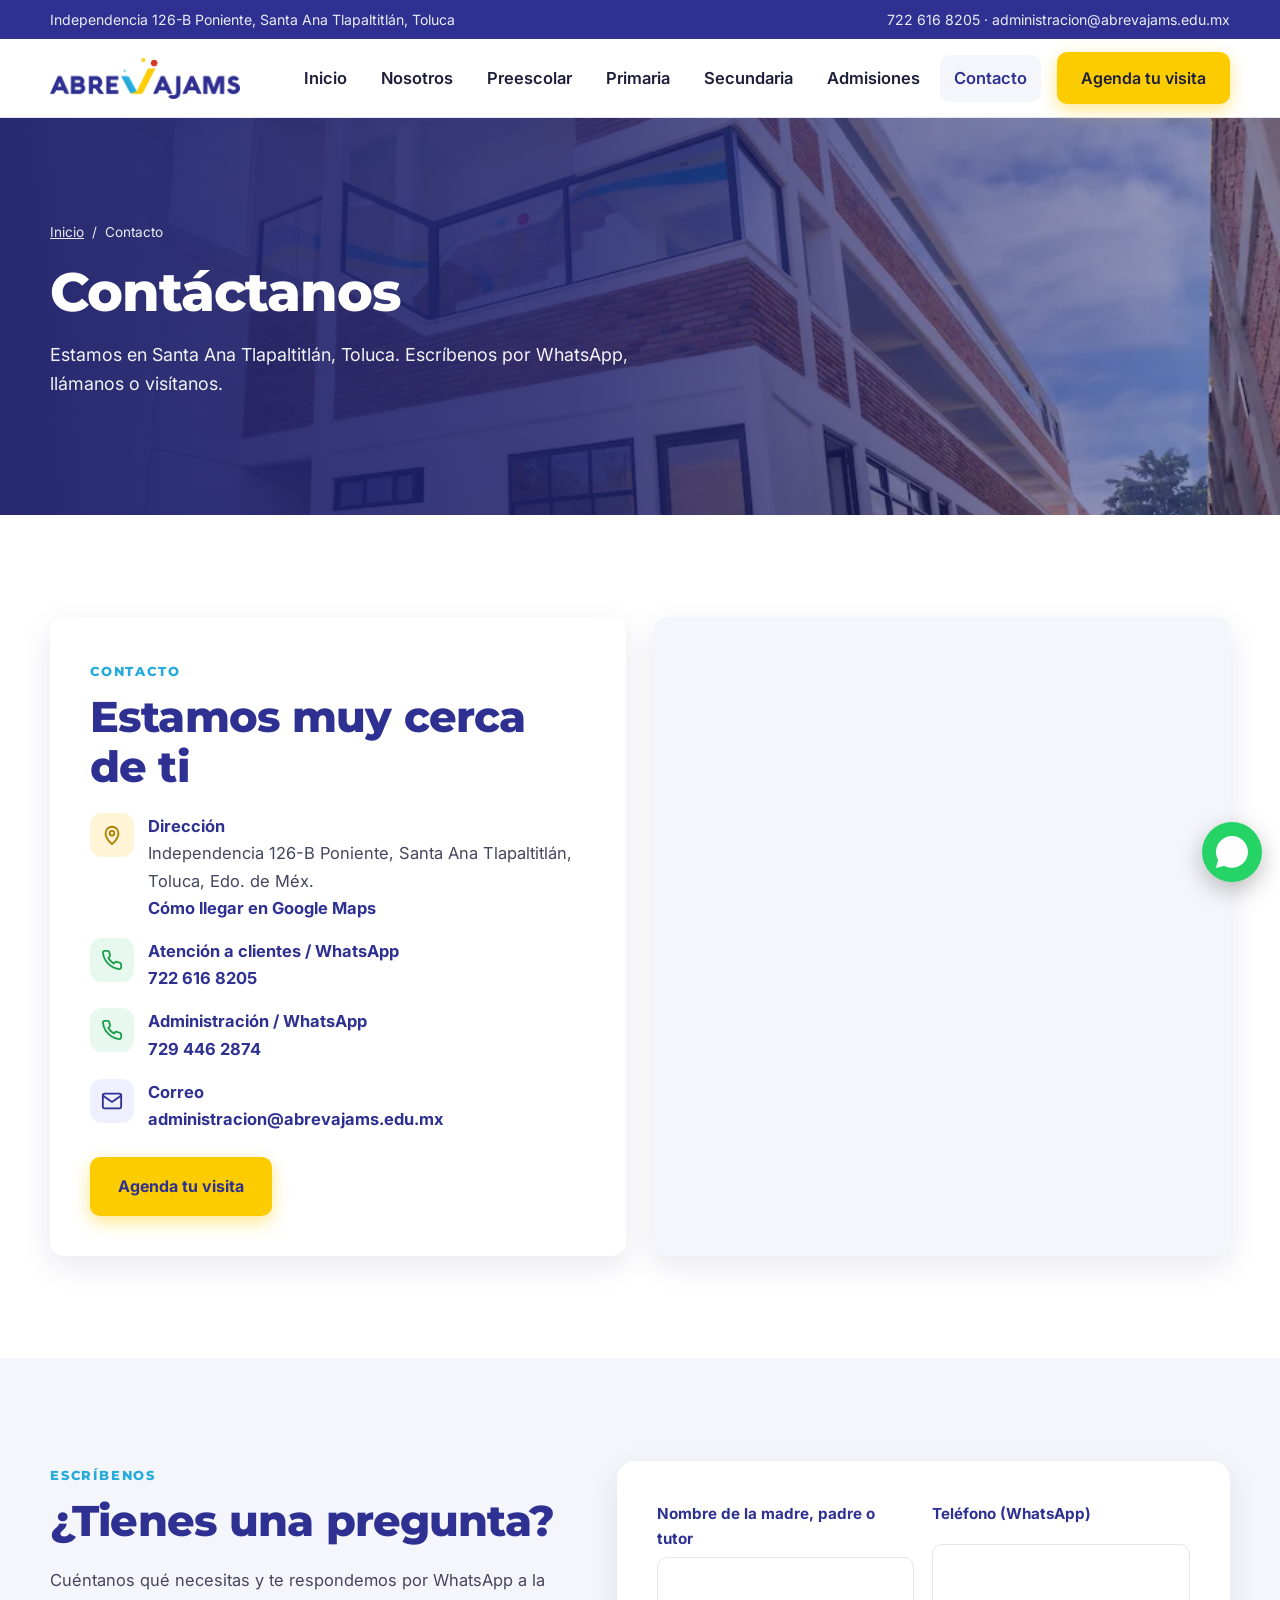
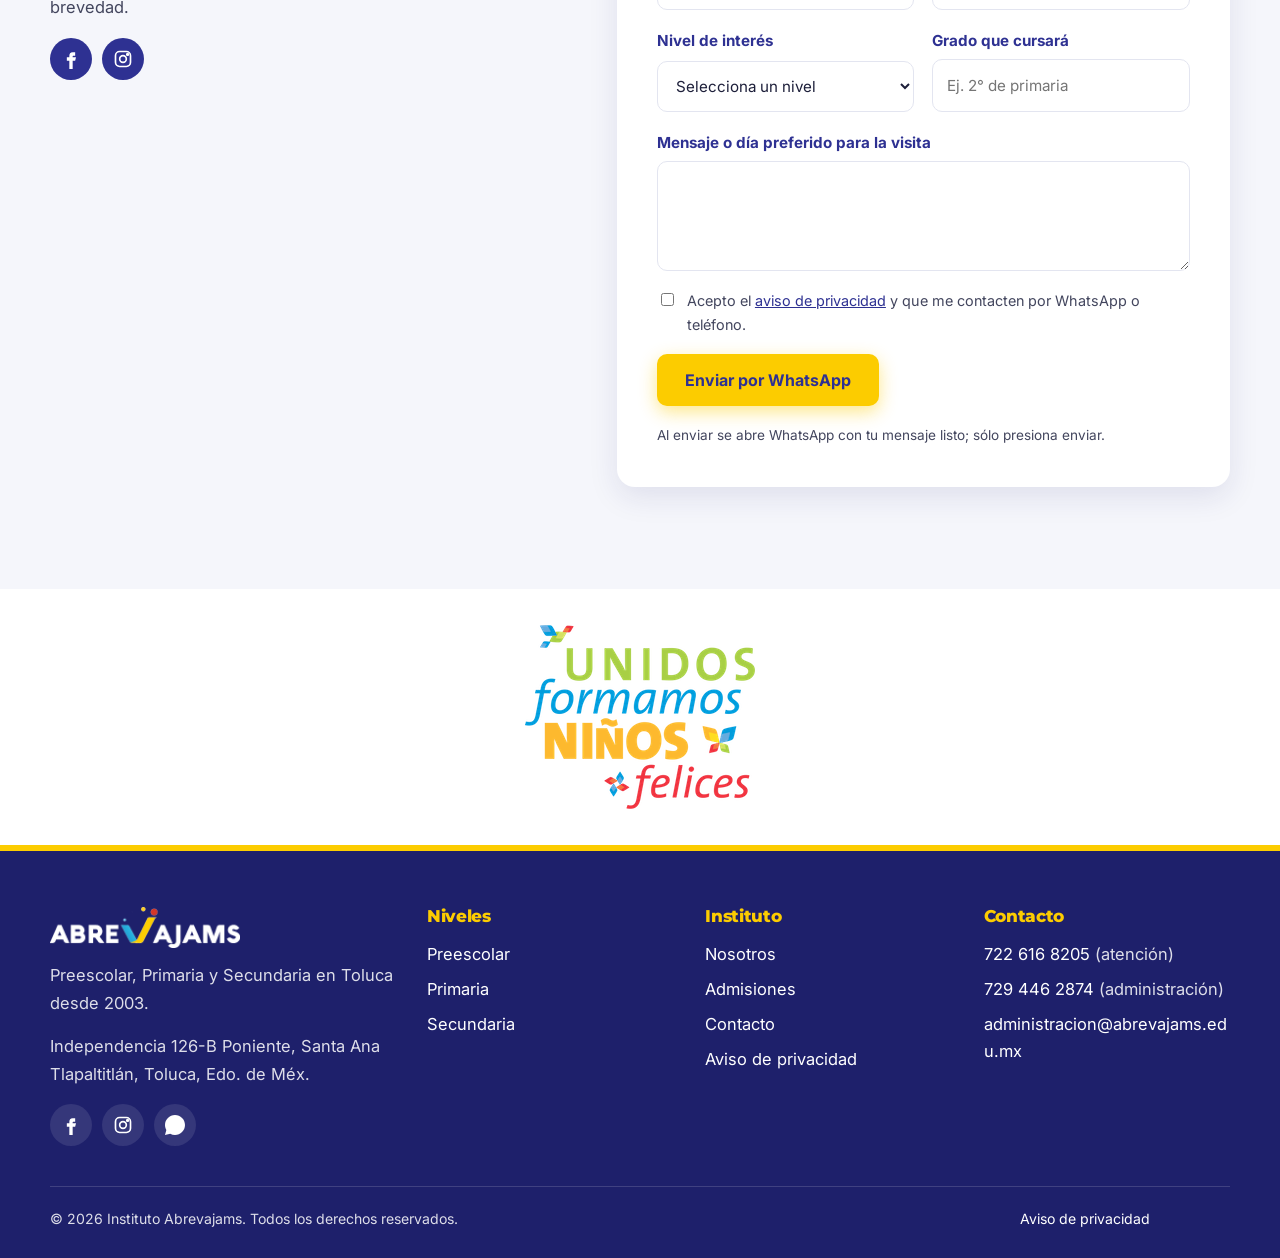
<file: public/contacto/index.html>
<!doctype html>
<html lang="es-MX">
<head>
  <meta charset="utf-8">
  <meta name="viewport" content="width=device-width, initial-scale=1">
  <title>Contacto | Instituto Abrevajams, Toluca</title>
  <meta name="description" content="Dirección, teléfonos, WhatsApp y correo del Instituto Abrevajams: Independencia 126-B Poniente, Santa Ana Tlapaltitlán, Toluca, Edo. de Méx. Tel. 722 616 8205.">
  <link rel="canonical" href="https://www.abrevajams.edu.mx/contacto/">
  <meta name="theme-color" content="#2E3192">
  <meta property="og:type" content="website">
  <meta property="og:locale" content="es_MX">
  <meta property="og:site_name" content="Instituto Abrevajams">
  <meta property="og:title" content="Contacto | Instituto Abrevajams, Toluca">
  <meta property="og:description" content="Dirección, teléfonos, WhatsApp y correo del Instituto Abrevajams: Independencia 126-B Poniente, Santa Ana Tlapaltitlán, Toluca, Edo. de Méx. Tel. 722 616 8205.">
  <meta property="og:url" content="https://www.abrevajams.edu.mx/contacto/">
  <meta property="og:image" content="https://www.abrevajams.edu.mx/img/fachada.webp">
  <meta name="twitter:card" content="summary_large_image">
  <link rel="icon" type="image/png" sizes="64x64" href="../img/favicon.png">
  <link rel="apple-touch-icon" href="../img/apple-touch-icon.png">
  <link rel="preconnect" href="https://fonts.googleapis.com">
  <link rel="preconnect" href="https://fonts.gstatic.com" crossorigin>
  <link href="https://fonts.googleapis.com/css2?family=Montserrat:wght@600;700;800&family=Inter:wght@400;500;600;700&display=swap" rel="stylesheet">
  <link rel="stylesheet" href="../css/estilos.css?v=202610081006">
  <script type="application/ld+json">
{
  "@context": "https://schema.org",
  "@type": [
    "School",
    "EducationalOrganization"
  ],
  "@id": "https://www.abrevajams.edu.mx/#escuela",
  "name": "Instituto Abrevajams",
  "slogan": "Unidos formamos niños felices",
  "url": "https://www.abrevajams.edu.mx/",
  "logo": "https://www.abrevajams.edu.mx/img/logo-abrevajams.png",
  "image": "https://www.abrevajams.edu.mx/img/edificio.webp",
  "foundingDate": "2003",
  "description": "Colegio privado en Toluca, Estado de México, con Preescolar, Primaria y Secundaria. Educación integral con metodologías STEAM, basada en proyectos, en problemas y aprendizaje-servicio; inglés con enfoque Better Learning de Cambridge y certificación Cambridge; grupos reducidos; horario extendido hasta las 6:30 p.m., taller de tareas y comedor.",
  "email": "administracion@abrevajams.edu.mx",
  "telephone": "+52-722-616-8205",
  "address": {
    "@type": "PostalAddress",
    "streetAddress": "Independencia 126-B Poniente, Santa Ana Tlapaltitlán",
    "addressLocality": "Toluca",
    "addressRegion": "Estado de México",
    "addressCountry": "MX"
  },
  "contactPoint": [
    {
      "@type": "ContactPoint",
      "contactType": "admissions",
      "telephone": "+52-722-616-8205",
      "availableLanguage": [
        "es"
      ]
    },
    {
      "@type": "ContactPoint",
      "contactType": "billing",
      "telephone": "+52-729-446-2874",
      "availableLanguage": [
        "es"
      ]
    }
  ],
  "sameAs": [
    "https://www.facebook.com/abrevajams",
    "https://www.instagram.com/instituto_abrevajams/"
  ]
}
  </script>
  <script type="application/ld+json">
{
  "@context": "https://schema.org",
  "@type": "BreadcrumbList",
  "itemListElement": [
    {
      "@type": "ListItem",
      "position": 1,
      "name": "Inicio",
      "item": "https://www.abrevajams.edu.mx/"
    },
    {
      "@type": "ListItem",
      "position": 2,
      "name": "Contacto",
      "item": "https://www.abrevajams.edu.mx/contacto/"
    }
  ]
}
  </script>
</head>
<body>
  <a class="salto" href="#contenido">Saltar al contenido</a>

  <div class="barra-info">
    <div class="contenedor">
      <span class="ocultar-movil">Independencia 126-B Poniente, Santa Ana Tlapaltitlán, Toluca</span>
      <span><a href="tel:+527226168205">722 616 8205</a> · <a href="mailto:administracion@abrevajams.edu.mx">administracion@abrevajams.edu.mx</a></span>
    </div>
  </div>

  <header class="cabecera">
    <div class="contenedor">
      <a class="logo" href="../" aria-label="Instituto Abrevajams, inicio">
        <img src="../img/logo-abrevajams.png" alt="Instituto Abrevajams" width="776" height="168">
      </a>
      <button class="boton-menu" aria-expanded="false" aria-controls="menu" aria-label="Abrir menú">
        <svg viewBox="0 0 24 24" fill="none" stroke="currentColor" stroke-width="2.4" stroke-linecap="round" aria-hidden="true"><path d="M4 7h16M4 12h16M4 17h16"/></svg>
      </button>
      <nav aria-label="Principal">
        <ul class="menu" id="menu">
          <li><a href="../">Inicio</a></li>
          <li><a href="../nosotros/">Nosotros</a></li>
          <li><a href="../preescolar/">Preescolar</a></li>
          <li><a href="../primaria/">Primaria</a></li>
          <li><a href="../secundaria/">Secundaria</a></li>
          <li><a href="../admisiones/">Admisiones</a></li>
          <li><a href="../contacto/" class="activo" aria-current="page">Contacto</a></li>
          <li><a class="btn btn--primario" href="../admisiones/#agenda">Agenda tu visita</a></li>
        </ul>
      </nav>
    </div>
  </header>

  <main id="contenido">
    <section class="portada-pag portada-pag--gen">
      <img class="portada-pag__foto" src="../img/fachada.webp" alt="" style="object-position:center">
      <div class="portada-pag__capa"></div>
      <div class="contenedor">
        <nav class="migas" aria-label="Ruta de navegación"><a href="../">Inicio</a><span aria-hidden="true">/</span><span>Contacto</span></nav>
        <h1>Contáctanos</h1>
        <p>Estamos en Santa Ana Tlapaltitlán, Toluca. Escríbenos por WhatsApp, llámanos o visítanos.</p>
      </div>
    </section>

    <section class="seccion" id="contenido-pagina">
      <div class="contenedor">
        <div class="contacto">
          <div class="contacto__datos">
            <span class="etiqueta">Contacto</span>
            <h2>Estamos muy cerca de ti</h2>
            <ul class="contacto__lista">
              <li><div class="rasgo__icono" style="background:#FFF4D6;color:#B07F00"><svg viewBox="0 0 24 24" fill="none" stroke="currentColor" stroke-width="2" stroke-linecap="round" stroke-linejoin="round" aria-hidden="true"><path d="M12 22s7-6.2 7-12a7 7 0 1 0-14 0c0 5.8 7 12 7 12z"/><circle cx="12" cy="10" r="2.5"/></svg></div><div><strong>Dirección</strong>Independencia 126-B Poniente, Santa Ana Tlapaltitlán, Toluca, Edo. de Méx.<br><a href="https://www.google.com/maps/search/?api=1&query=Instituto+Abrevajams+Independencia+126-B+Poniente+Santa+Ana+Tlapaltitl%C3%A1n+Toluca" target="_blank" rel="noopener">Cómo llegar en Google Maps</a></div></li>
              <li><div class="rasgo__icono" style="background:#E7F9EE;color:#1A9E4B"><svg viewBox="0 0 24 24" fill="none" stroke="currentColor" stroke-width="2" stroke-linecap="round" stroke-linejoin="round" aria-hidden="true"><path d="M22 16.9v3a2 2 0 0 1-2.2 2 19.8 19.8 0 0 1-8.6-3.1 19.5 19.5 0 0 1-6-6A19.8 19.8 0 0 1 2.1 4.2 2 2 0 0 1 4.1 2h3a2 2 0 0 1 2 1.7c.1.9.4 1.8.7 2.7a2 2 0 0 1-.5 2.1L8 9.8a16 16 0 0 0 6 6l1.3-1.3a2 2 0 0 1 2.1-.4c.9.3 1.8.6 2.7.7a2 2 0 0 1 1.7 2z"/></svg></div><div><strong>Atención a clientes / WhatsApp</strong><a href="tel:+527226168205">722 616 8205</a></div></li>
              <li><div class="rasgo__icono" style="background:#E7F9EE;color:#1A9E4B"><svg viewBox="0 0 24 24" fill="none" stroke="currentColor" stroke-width="2" stroke-linecap="round" stroke-linejoin="round" aria-hidden="true"><path d="M22 16.9v3a2 2 0 0 1-2.2 2 19.8 19.8 0 0 1-8.6-3.1 19.5 19.5 0 0 1-6-6A19.8 19.8 0 0 1 2.1 4.2 2 2 0 0 1 4.1 2h3a2 2 0 0 1 2 1.7c.1.9.4 1.8.7 2.7a2 2 0 0 1-.5 2.1L8 9.8a16 16 0 0 0 6 6l1.3-1.3a2 2 0 0 1 2.1-.4c.9.3 1.8.6 2.7.7a2 2 0 0 1 1.7 2z"/></svg></div><div><strong>Administración / WhatsApp</strong><a href="tel:+527294462874">729 446 2874</a></div></li>
              <li><div class="rasgo__icono" style="background:#EEF0FF;color:var(--marino)"><svg viewBox="0 0 24 24" fill="none" stroke="currentColor" stroke-width="2" stroke-linecap="round" stroke-linejoin="round" aria-hidden="true"><rect x="2" y="4" width="20" height="16" rx="2"/><path d="m22 6-10 7L2 6"/></svg></div><div><strong>Correo</strong><a href="mailto:administracion@abrevajams.edu.mx">administracion@abrevajams.edu.mx</a></div></li>
            </ul>
            <a class="btn btn--primario" href="../admisiones/#agenda">Agenda tu visita</a>
          </div>
          <div class="mapa">
            <iframe title="Mapa de ubicación del Instituto Abrevajams" loading="lazy" referrerpolicy="no-referrer-when-downgrade" src="https://www.google.com/maps?q=Instituto+Abrevajams,+Independencia+126-B+Poniente,+Santa+Ana+Tlapaltitl%C3%A1n,+Toluca&output=embed"></iframe>
          </div>
        </div>
      </div>
    </section>

    <section class="seccion seccion--suave">
      <div class="contenedor agenda">
        <div>
          <span class="etiqueta">Escríbenos</span>
          <h2>¿Tienes una pregunta?</h2>
          <p>Cuéntanos qué necesitas y te respondemos por WhatsApp a la brevedad.</p>
          <div class="redes" style="margin-top:8px">
            <a href="https://www.facebook.com/abrevajams" target="_blank" rel="noopener" aria-label="Facebook" style="background:var(--marino);color:#fff"><svg viewBox="0 0 24 24" fill="currentColor" aria-hidden="true"><path d="M14 8h3V4h-3c-2.8 0-4 1.8-4 4.3V10H7v4h3v10h4V14h3l1-4h-4V8.6c0-.4.2-.6.6-.6z"/></svg></a>
            <a href="https://www.instagram.com/instituto_abrevajams/" target="_blank" rel="noopener" aria-label="Instagram" style="background:var(--marino);color:#fff"><svg viewBox="0 0 24 24" fill="none" stroke="currentColor" stroke-width="2" aria-hidden="true"><rect x="3" y="3" width="18" height="18" rx="5"/><circle cx="12" cy="12" r="4"/><circle cx="17.5" cy="6.5" r="1" fill="currentColor"/></svg></a>
          </div>
        </div>
          <form class="formulario" id="form-contacto" data-whatsapp="Hola, tengo una pregunta para el Instituto Abrevajams." novalidate>
            <div class="fila">
              <label for="form-contacto-nombre">Nombre de la madre, padre o tutor
                <input id="form-contacto-nombre" name="nombre" data-etiqueta="Nombre" autocomplete="name" required>
              </label>
              <label for="form-contacto-tel">Teléfono (WhatsApp)
                <input id="form-contacto-tel" name="telefono" data-etiqueta="Teléfono" type="tel" autocomplete="tel" inputmode="tel" required>
              </label>
            </div>
            <div class="fila">
              <label for="form-contacto-nivel">Nivel de interés
                <select id="form-contacto-nivel" name="nivel" data-etiqueta="Nivel de interés" required>
                  <option value="">Selecciona un nivel</option><option>Preescolar (Kinder I, II o III)</option><option>Primaria</option><option>Secundaria</option>
                </select>
              </label>
              <label for="form-contacto-grado">Grado que cursará
                <input id="form-contacto-grado" name="grado" data-etiqueta="Grado" placeholder="Ej. 2° de primaria">
              </label>
            </div>
            <label for="form-contacto-mensaje">Mensaje o día preferido para la visita
              <textarea id="form-contacto-mensaje" name="mensaje" data-etiqueta="Mensaje"></textarea>
            </label>
            <label class="consentimiento" for="form-contacto-acepto">
              <input id="form-contacto-acepto" name="acepto" type="checkbox" required>
              <span>Acepto el <a href="../aviso-de-privacidad/">aviso de privacidad</a> y que me contacten por WhatsApp o teléfono.</span>
            </label>
            <button class="btn btn--primario" type="submit">Enviar por WhatsApp</button>
            <p class="nota">Al enviar se abre WhatsApp con tu mensaje listo; sólo presiona enviar.</p>
            <p class="nota form-enviado" hidden><strong>Listo.</strong> Si WhatsApp no se abrió, escríbenos al 722 616 8205.</p>
          </form>
      </div>
    </section>

  </main>

  <footer class="pie">
    <div class="pie__franja-eslogan">
      <img src="../img/slogan.png" alt="Unidos formamos niños felices" loading="lazy" width="230" height="184">
    </div>
    <div class="contenedor">
      <div class="pie__rejilla">
        <div>
          <img class="pie__logo" src="../img/logo-abrevajams-blanco.png" alt="Instituto Abrevajams" loading="lazy" width="776" height="168">
          <p>Preescolar, Primaria y Secundaria en Toluca desde 2003.</p>
          <p>Independencia 126-B Poniente, Santa Ana Tlapaltitlán, Toluca, Edo. de Méx.</p>
          <div class="redes">
            <a href="https://www.facebook.com/abrevajams" target="_blank" rel="noopener" aria-label="Facebook"><svg viewBox="0 0 24 24" fill="currentColor" aria-hidden="true"><path d="M14 8h3V4h-3c-2.8 0-4 1.8-4 4.3V10H7v4h3v10h4V14h3l1-4h-4V8.6c0-.4.2-.6.6-.6z"/></svg></a>
            <a href="https://www.instagram.com/instituto_abrevajams/" target="_blank" rel="noopener" aria-label="Instagram"><svg viewBox="0 0 24 24" fill="none" stroke="currentColor" stroke-width="2" aria-hidden="true"><rect x="3" y="3" width="18" height="18" rx="5"/><circle cx="12" cy="12" r="4"/><circle cx="17.5" cy="6.5" r="1" fill="currentColor"/></svg></a>
            <a href="https://wa.me/527226168205" target="_blank" rel="noopener" aria-label="WhatsApp"><svg viewBox="0 0 24 24" fill="currentColor" aria-hidden="true"><path d="M12 0C5.4 0 0 5.4 0 12c0 2.1.6 4.2 1.6 6L0 24l6.2-1.6c1.8 1 3.8 1.5 5.8 1.5 6.6 0 12-5.4 12-12S18.6 0 12 0zm5.5 14.4c-.3-.1-1.7-.8-2-.9-.3-.1-.5-.1-.7.1-.2.3-.8.9-.9 1.1-.2.2-.3.2-.6.1-.3-.1-1.2-.5-2.3-1.4-.9-.8-1.4-1.7-1.6-2-.2-.3 0-.5.1-.6l.4-.5.3-.5c.1-.2 0-.4 0-.5l-.9-2.2c-.2-.6-.5-.5-.7-.5h-.6c-.2 0-.5.1-.8.4-.3.3-1 1-1 2.5s1.1 2.9 1.2 3.1c.1.2 2.1 3.2 5.1 4.5 2.5 1 3 .8 3.6.7.6-.1 1.7-.7 2-1.4.2-.7.2-1.2.2-1.4-.1-.1-.3-.2-.6-.3z"/></svg></a>
          </div>
        </div>
        <div>
          <h4>Niveles</h4>
          <ul>
            <li><a href="../preescolar/">Preescolar</a></li>
            <li><a href="../primaria/">Primaria</a></li>
            <li><a href="../secundaria/">Secundaria</a></li>
          </ul>
        </div>
        <div>
          <h4>Instituto</h4>
          <ul>
            <li><a href="../nosotros/">Nosotros</a></li>
            <li><a href="../admisiones/">Admisiones</a></li>
            <li><a href="../contacto/">Contacto</a></li>
            <li><a href="../aviso-de-privacidad/">Aviso de privacidad</a></li>
          </ul>
        </div>
        <div>
          <h4>Contacto</h4>
          <ul>
            <li><a href="tel:+527226168205">722 616 8205</a> (atención)</li>
            <li><a href="tel:+527294462874">729 446 2874</a> (administración)</li>
            <li><a href="mailto:administracion@abrevajams.edu.mx">administracion@abrevajams.edu.mx</a></li>
          </ul>
        </div>
      </div>
      <div class="pie__legal">
        <span>© 2026 Instituto Abrevajams. Todos los derechos reservados.</span>
        <a href="../aviso-de-privacidad/">Aviso de privacidad</a>
      </div>
    </div>
  </footer>

  <a class="wa-flotante" href="https://wa.me/527226168205?text=Hola%2C%20me%20interesa%20informaci%C3%B3n%20del%20Instituto%20Abrevajams" target="_blank" rel="noopener" aria-label="Escríbenos por WhatsApp"><svg viewBox="0 0 24 24" fill="currentColor" aria-hidden="true"><path d="M12 0C5.4 0 0 5.4 0 12c0 2.1.6 4.2 1.6 6L0 24l6.2-1.6c1.8 1 3.8 1.5 5.8 1.5 6.6 0 12-5.4 12-12S18.6 0 12 0zm5.5 14.4c-.3-.1-1.7-.8-2-.9-.3-.1-.5-.1-.7.1-.2.3-.8.9-.9 1.1-.2.2-.3.2-.6.1-.3-.1-1.2-.5-2.3-1.4-.9-.8-1.4-1.7-1.6-2-.2-.3 0-.5.1-.6l.4-.5.3-.5c.1-.2 0-.4 0-.5l-.9-2.2c-.2-.6-.5-.5-.7-.5h-.6c-.2 0-.5.1-.8.4-.3.3-1 1-1 2.5s1.1 2.9 1.2 3.1c.1.2 2.1 3.2 5.1 4.5 2.5 1 3 .8 3.6.7.6-.1 1.7-.7 2-1.4.2-.7.2-1.2.2-1.4-.1-.1-.3-.2-.6-.3z"/></svg></a>

  <script>
    (function () {
      var boton = document.querySelector('.boton-menu');
      var menu = document.getElementById('menu');
      boton.addEventListener('click', function () {
        var abierto = menu.classList.toggle('abierto');
        boton.setAttribute('aria-expanded', abierto);
      });
      // Formularios: arman un mensaje de WhatsApp con los datos capturados
      document.querySelectorAll('form[data-whatsapp]').forEach(function (form) {
        form.addEventListener('submit', function (ev) {
          ev.preventDefault();
          if (!form.reportValidity()) return;
          var datos = new FormData(form);
          var lineas = [form.dataset.whatsapp];
          form.querySelectorAll('[data-etiqueta]').forEach(function (campo) {
            var valor = (datos.get(campo.name) || '').toString().trim();
            if (valor) lineas.push(campo.dataset.etiqueta + ': ' + valor);
          });
          var url = 'https://wa.me/527226168205?text=' + encodeURIComponent(lineas.join('\n'));
          window.open(url, '_blank', 'noopener');
          var aviso = form.querySelector('.form-enviado');
          if (aviso) aviso.hidden = false;
        });
      });
    })();
  </script>
</body>
</html>
</file>
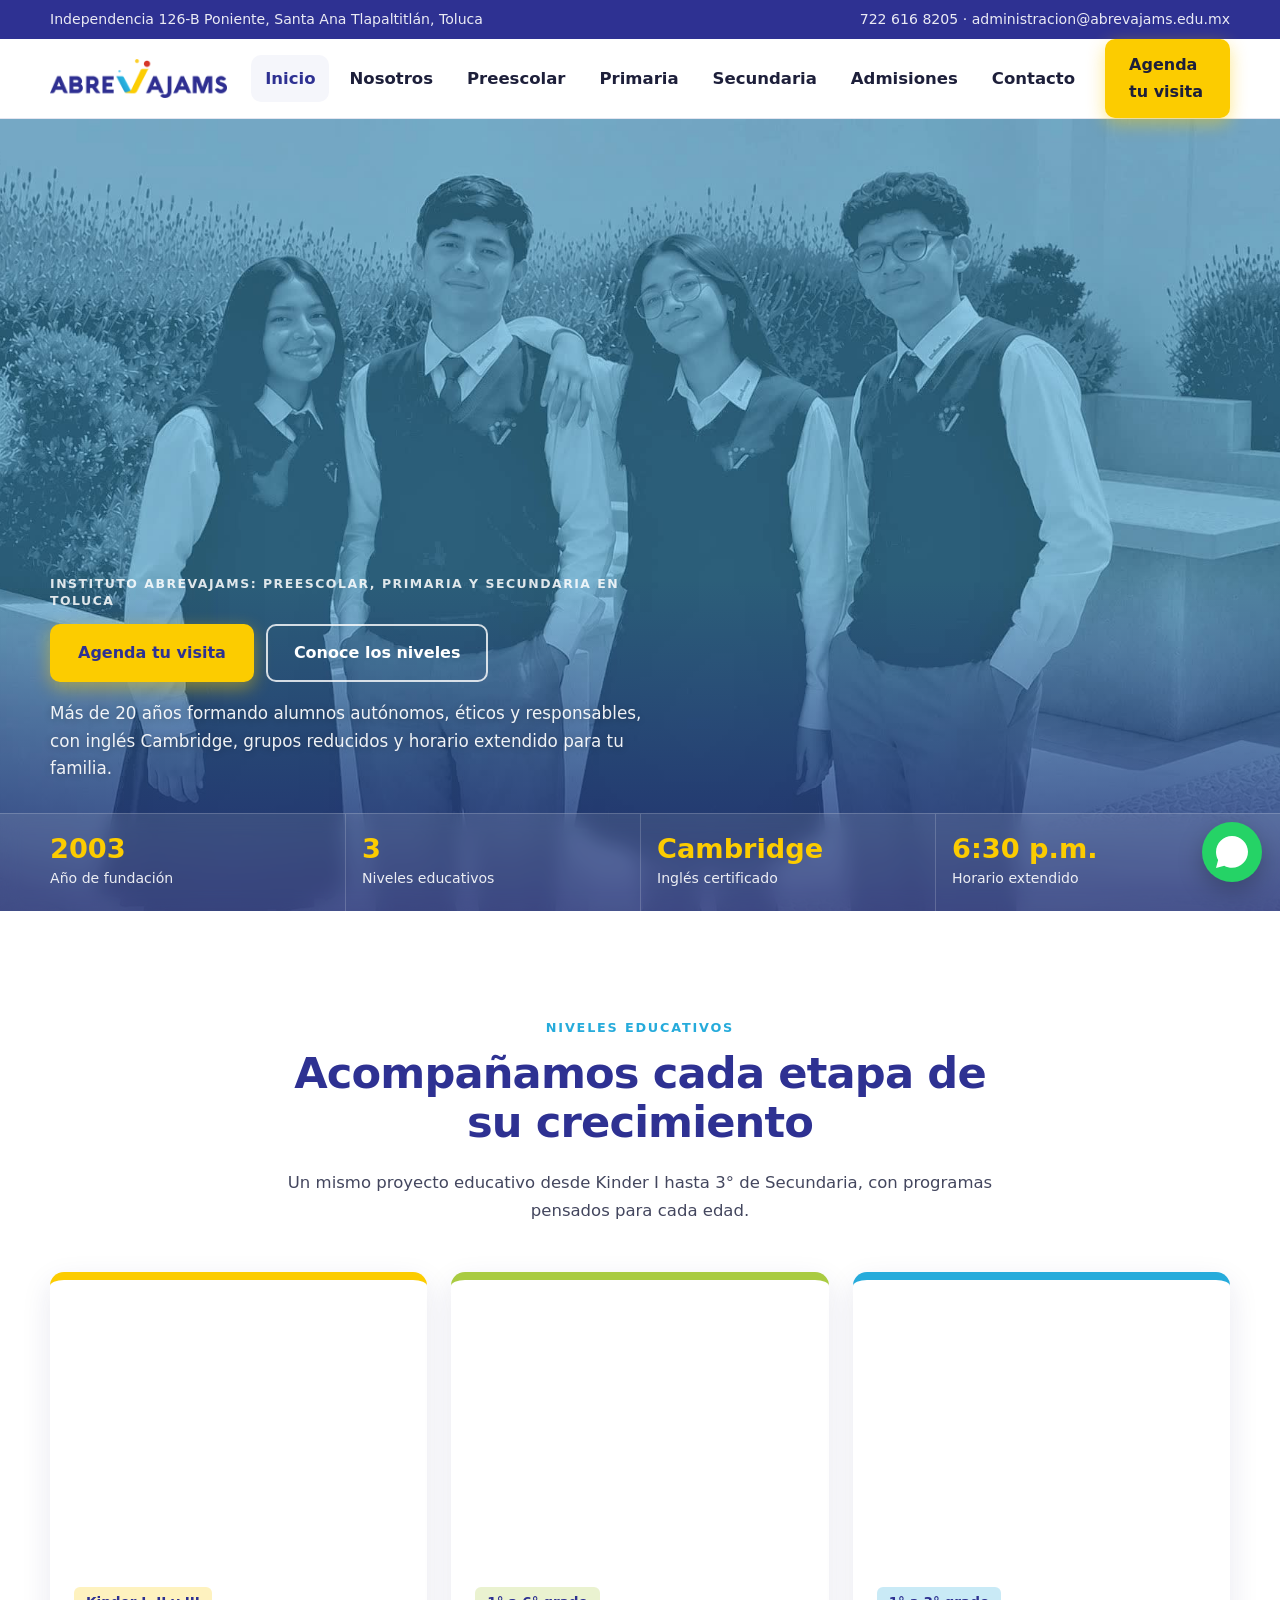
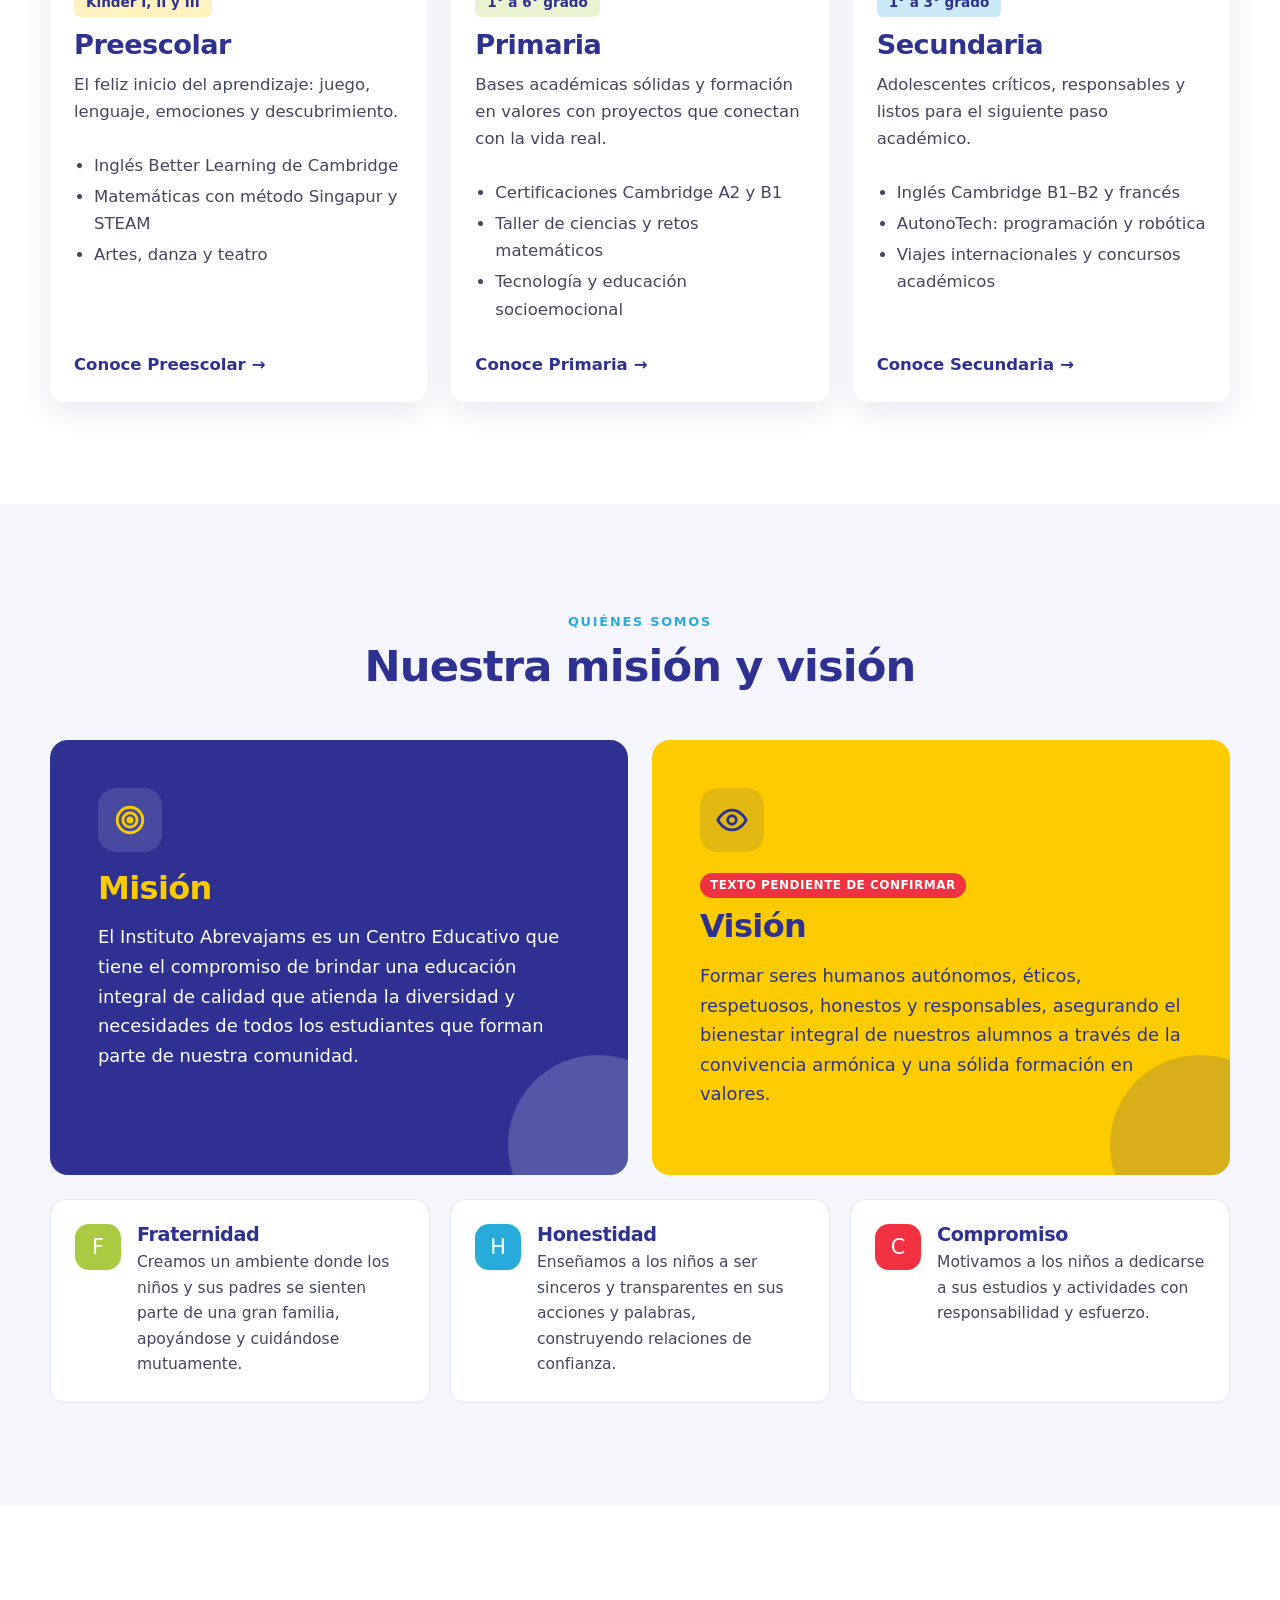
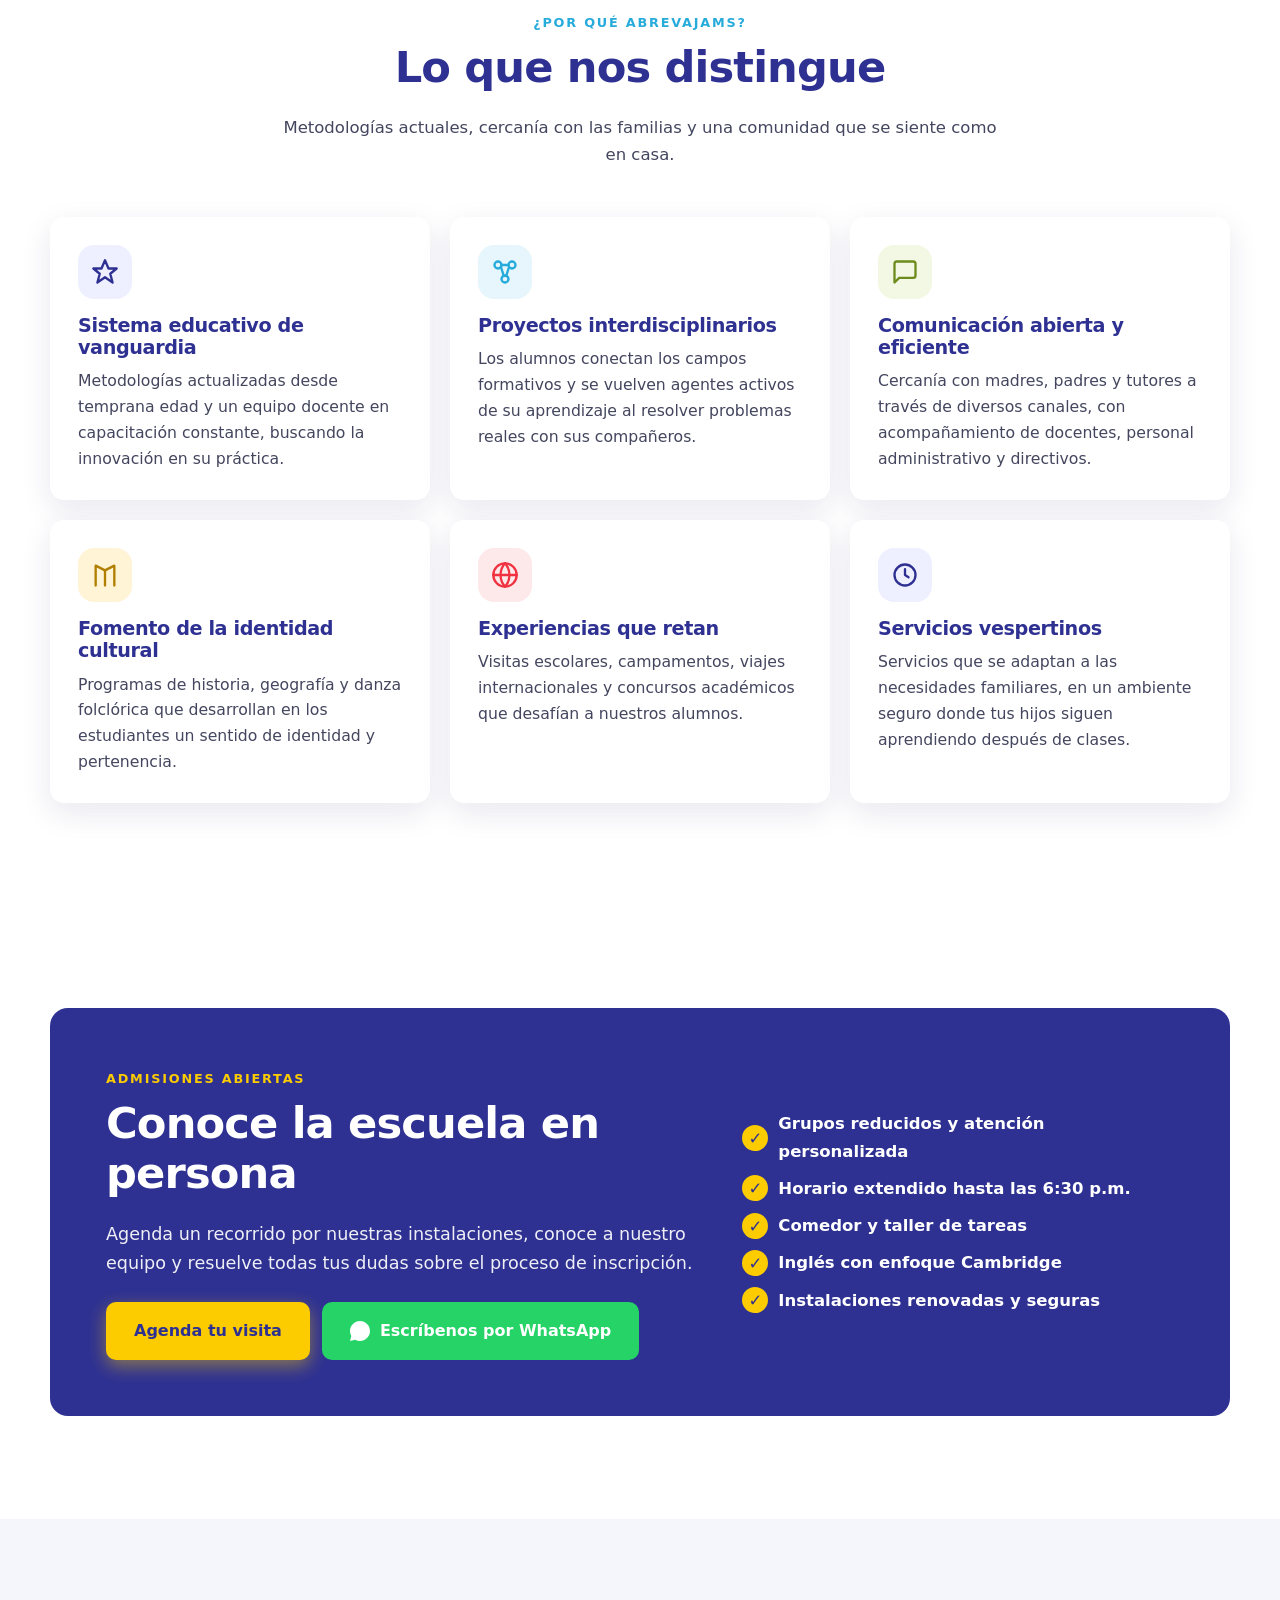
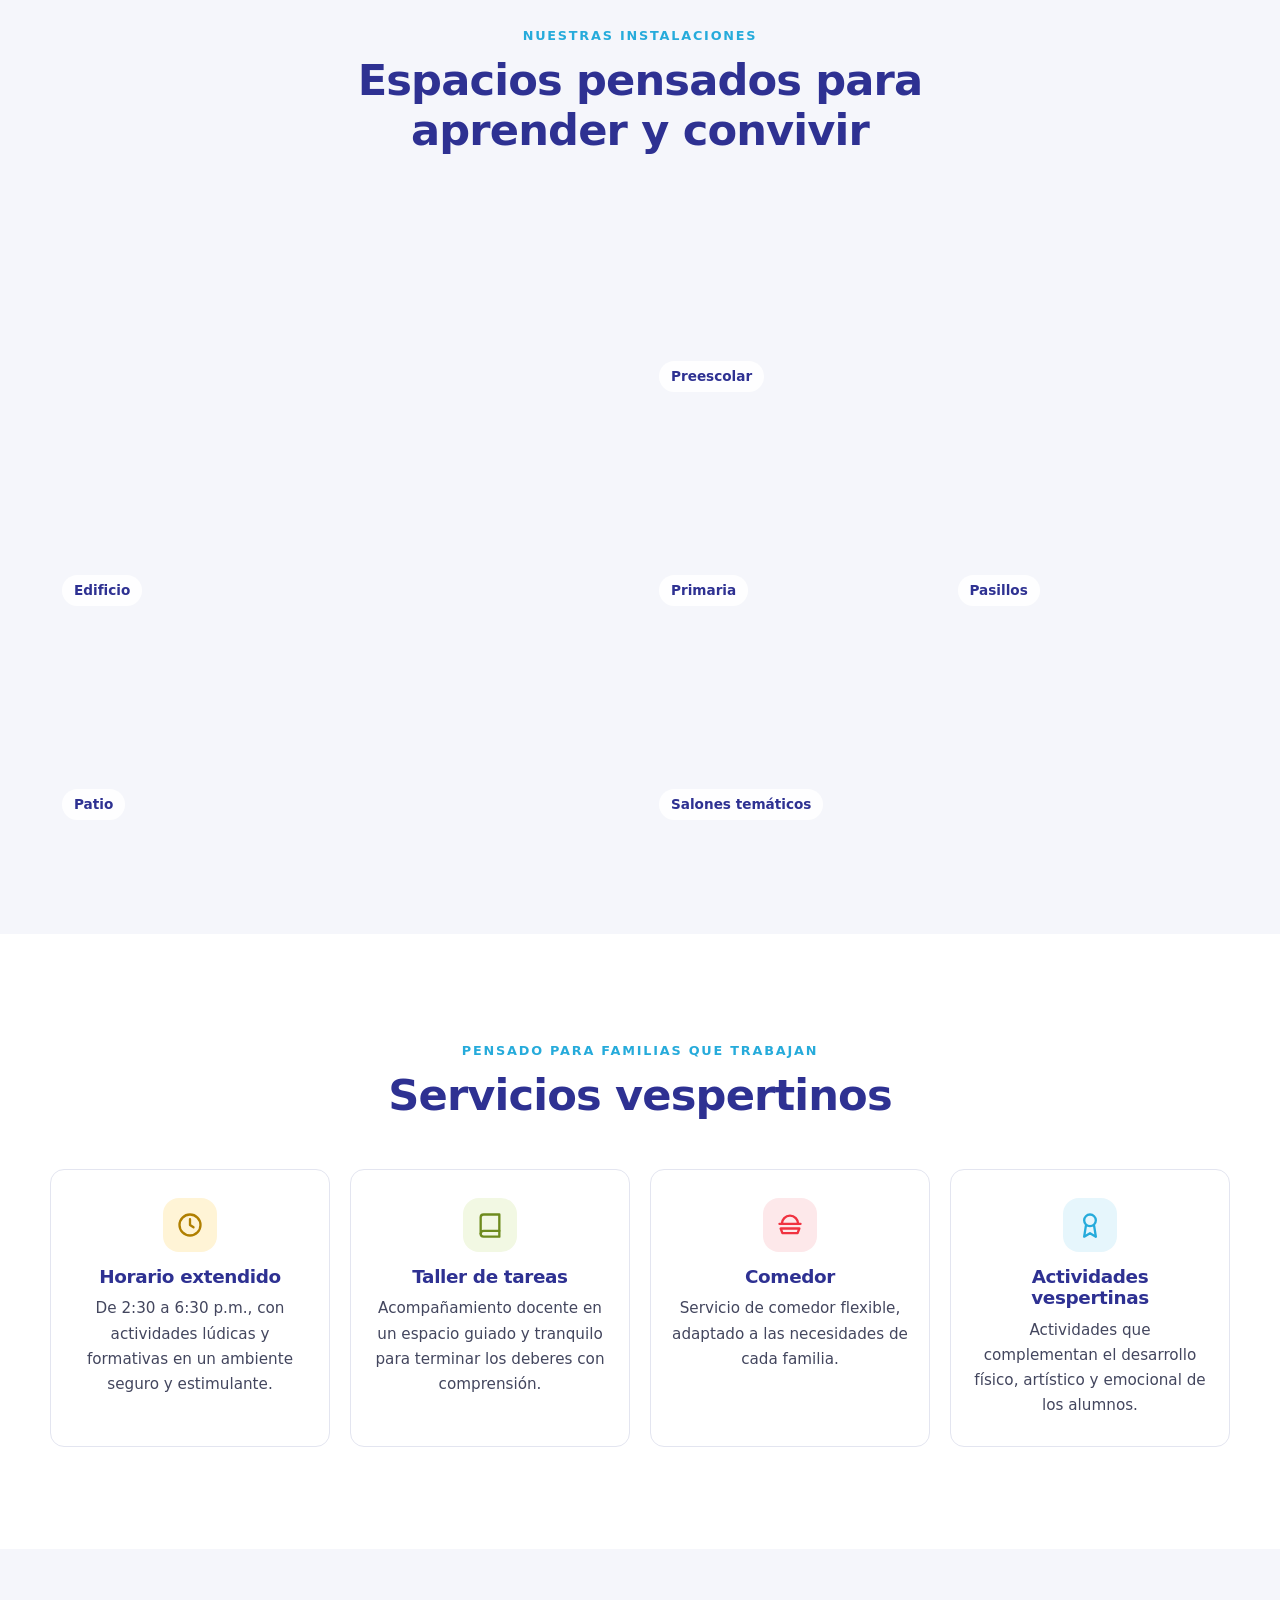
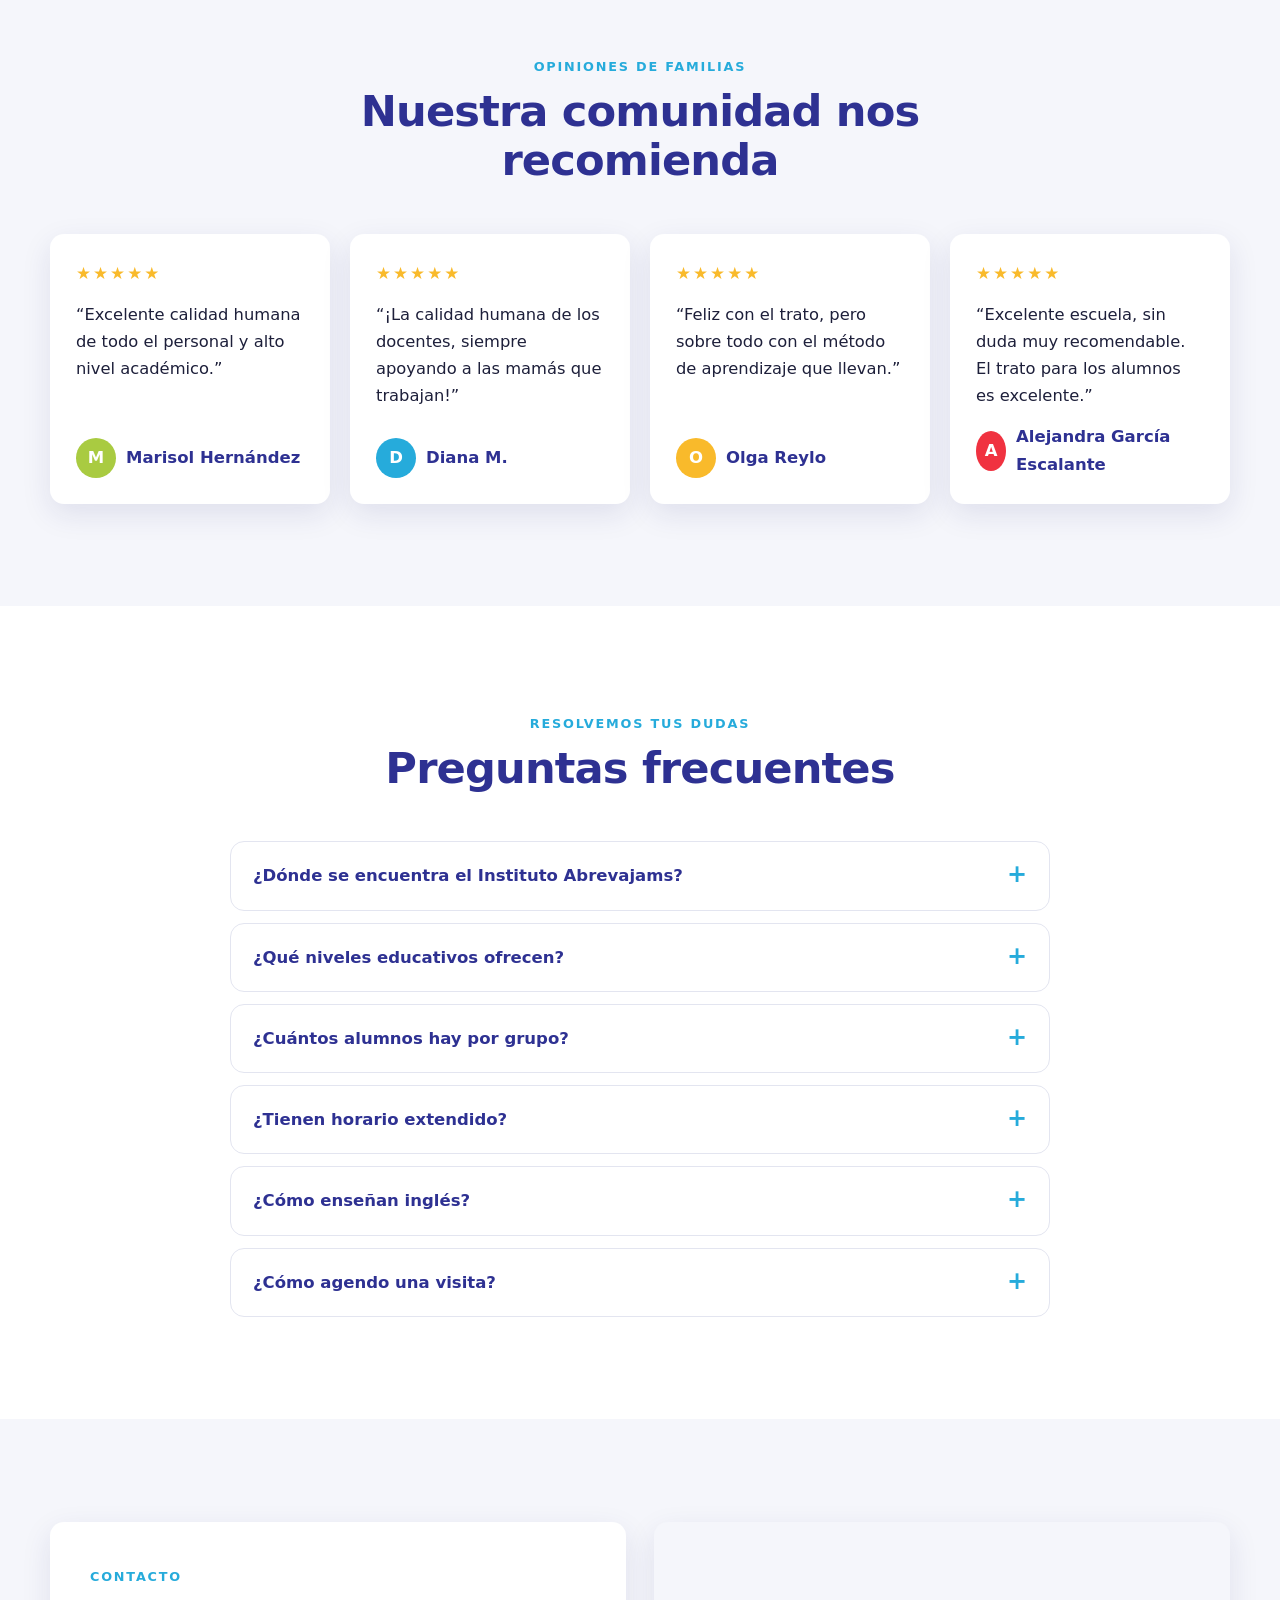
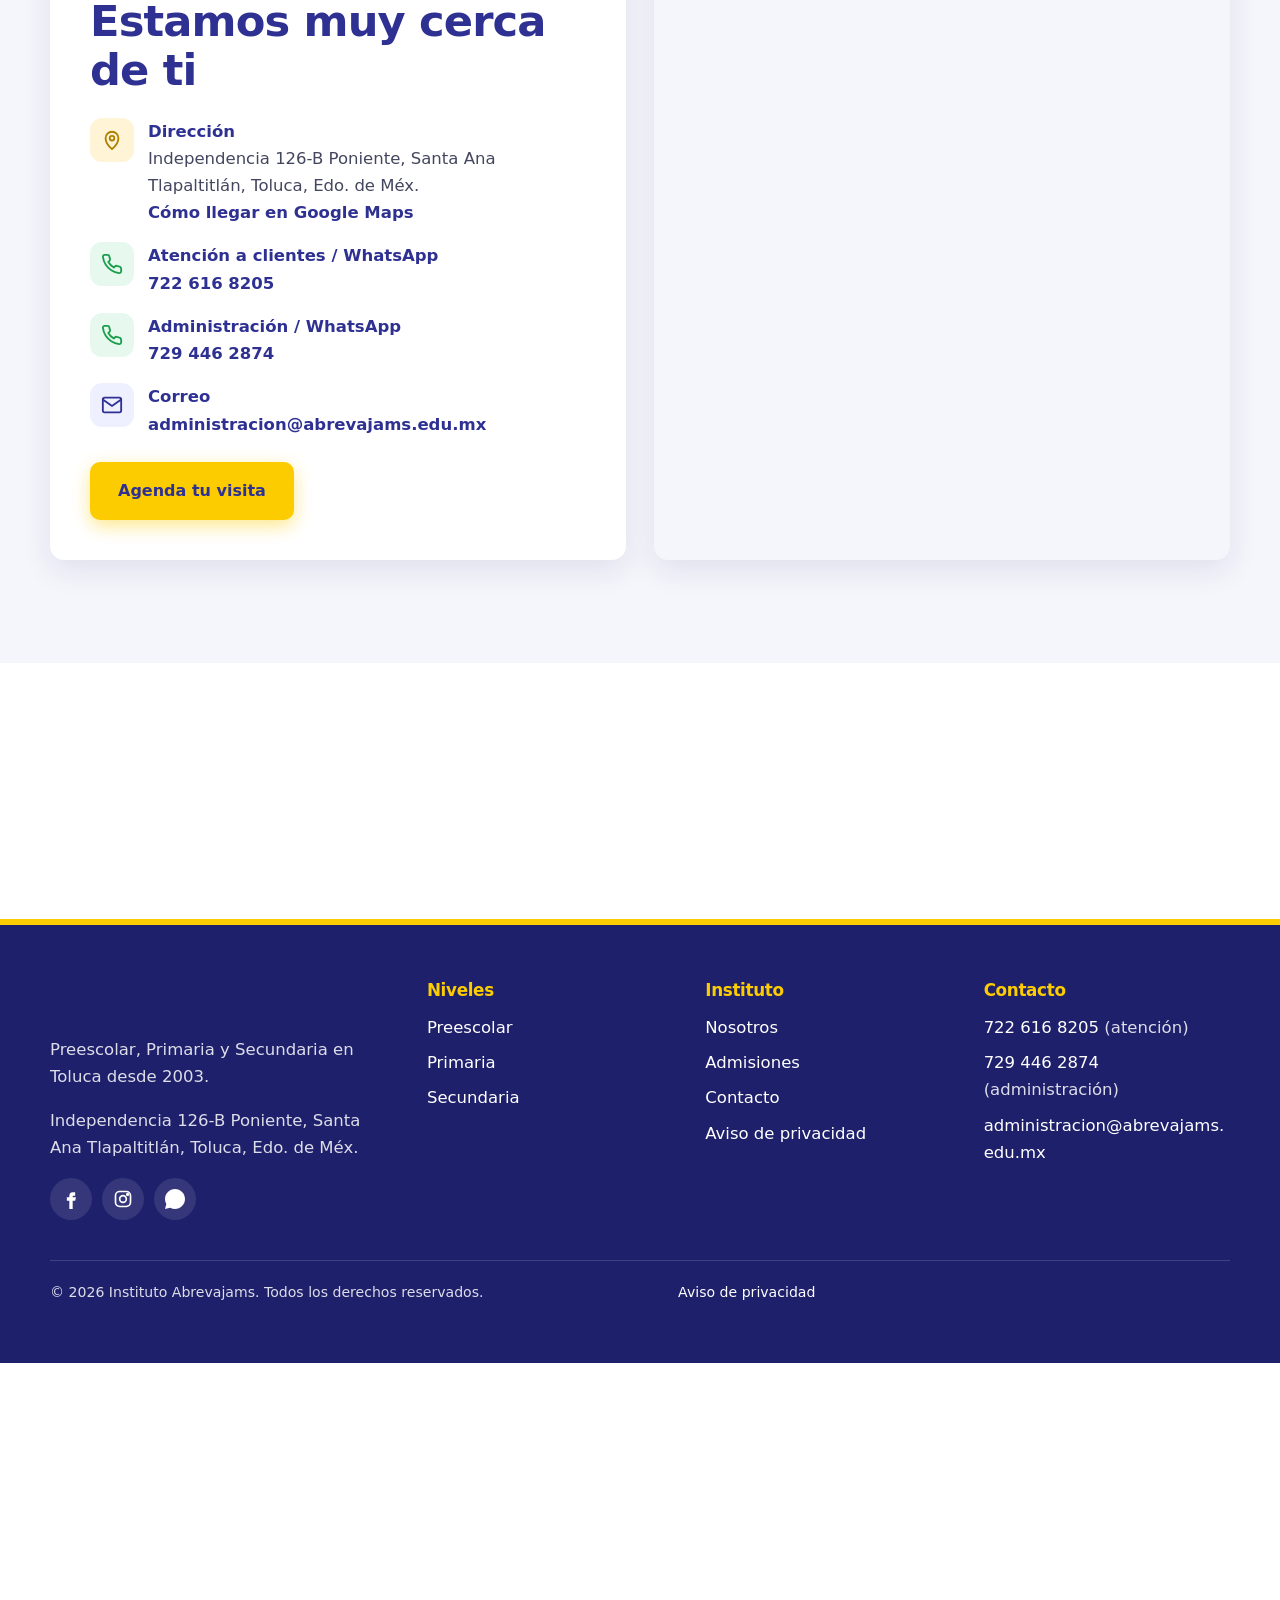
<file: public/niveles-escolares/index.html>
<!doctype html>
<html lang="es-MX">
<head>
  <meta charset="utf-8">
  <title>Instituto Abrevajams</title>
  <link rel="canonical" href="https://www.abrevajams.edu.mx/#niveles">
  <meta name="robots" content="noindex">
  <meta http-equiv="refresh" content="0; url=../#niveles">
</head>
<body>
  <p>Esta página cambió de dirección: <a href="../#niveles">continuar</a>.</p>
</body>
</html>
</file>
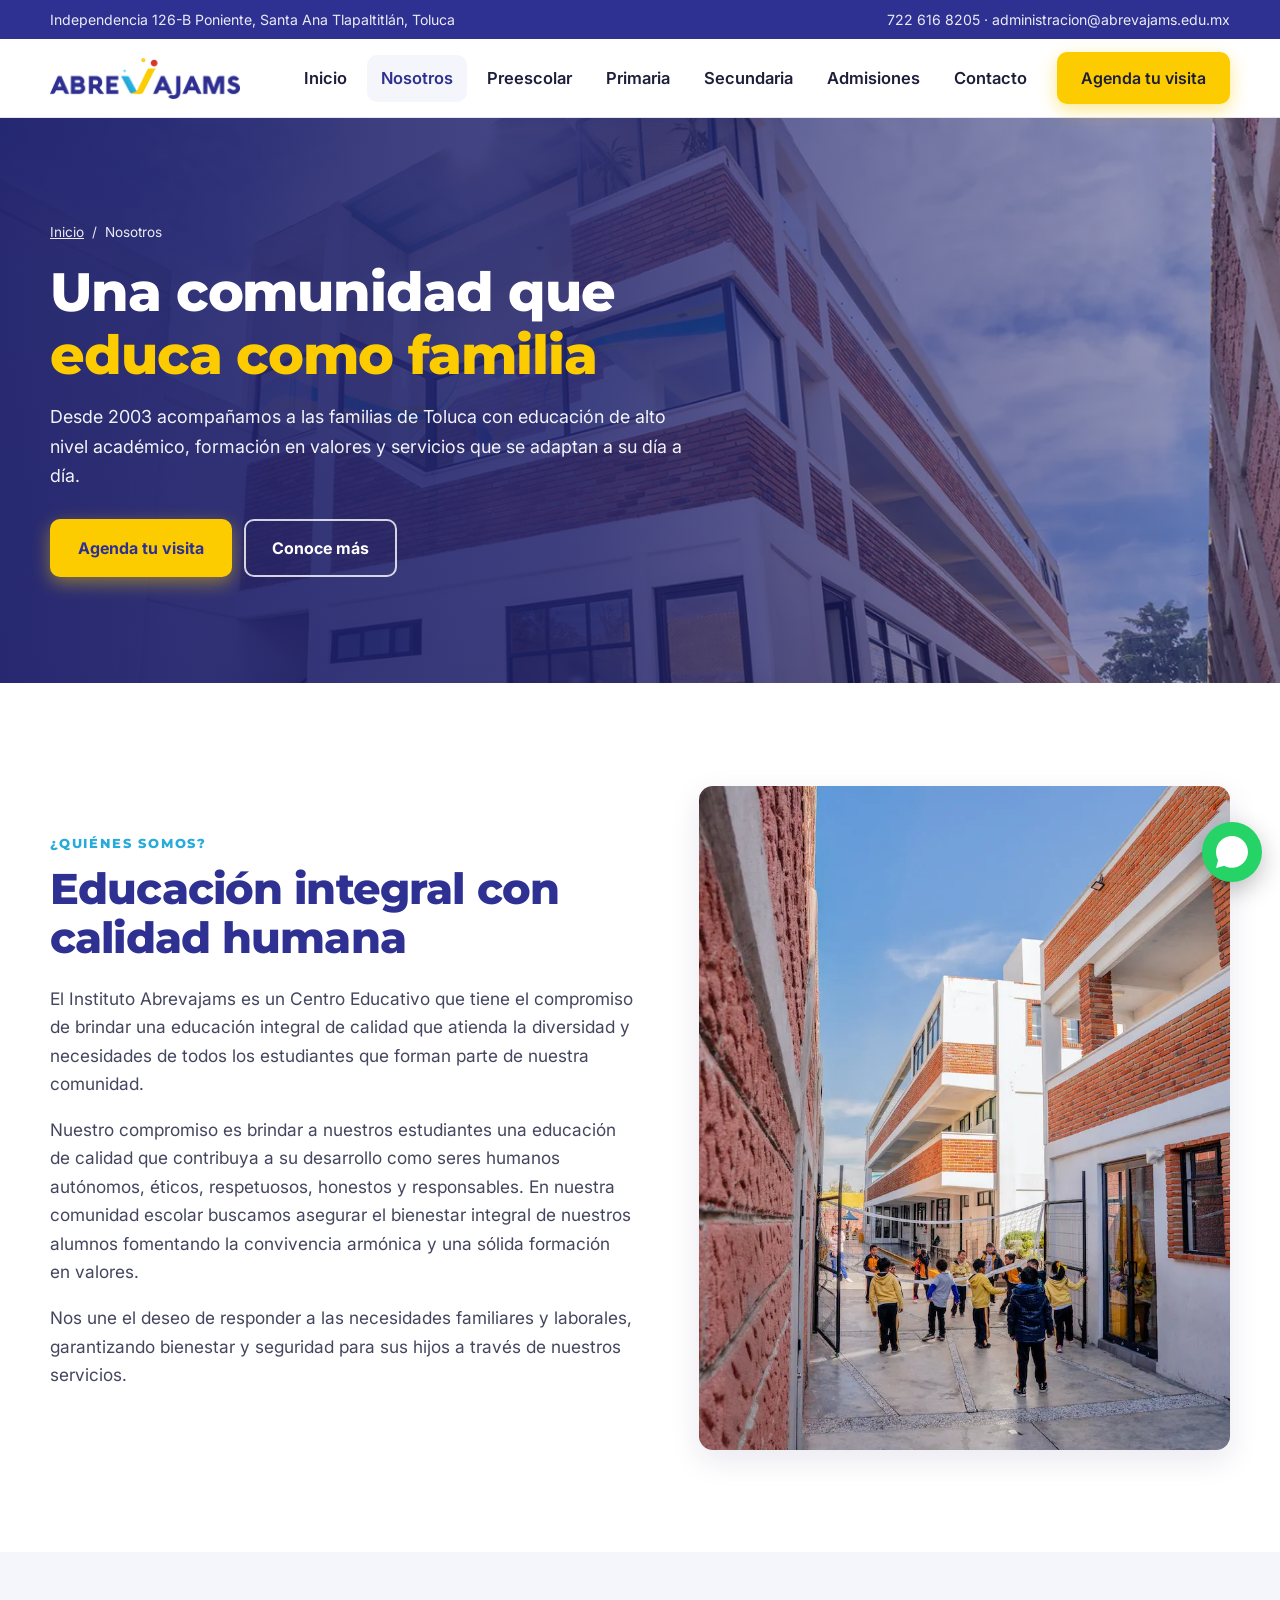
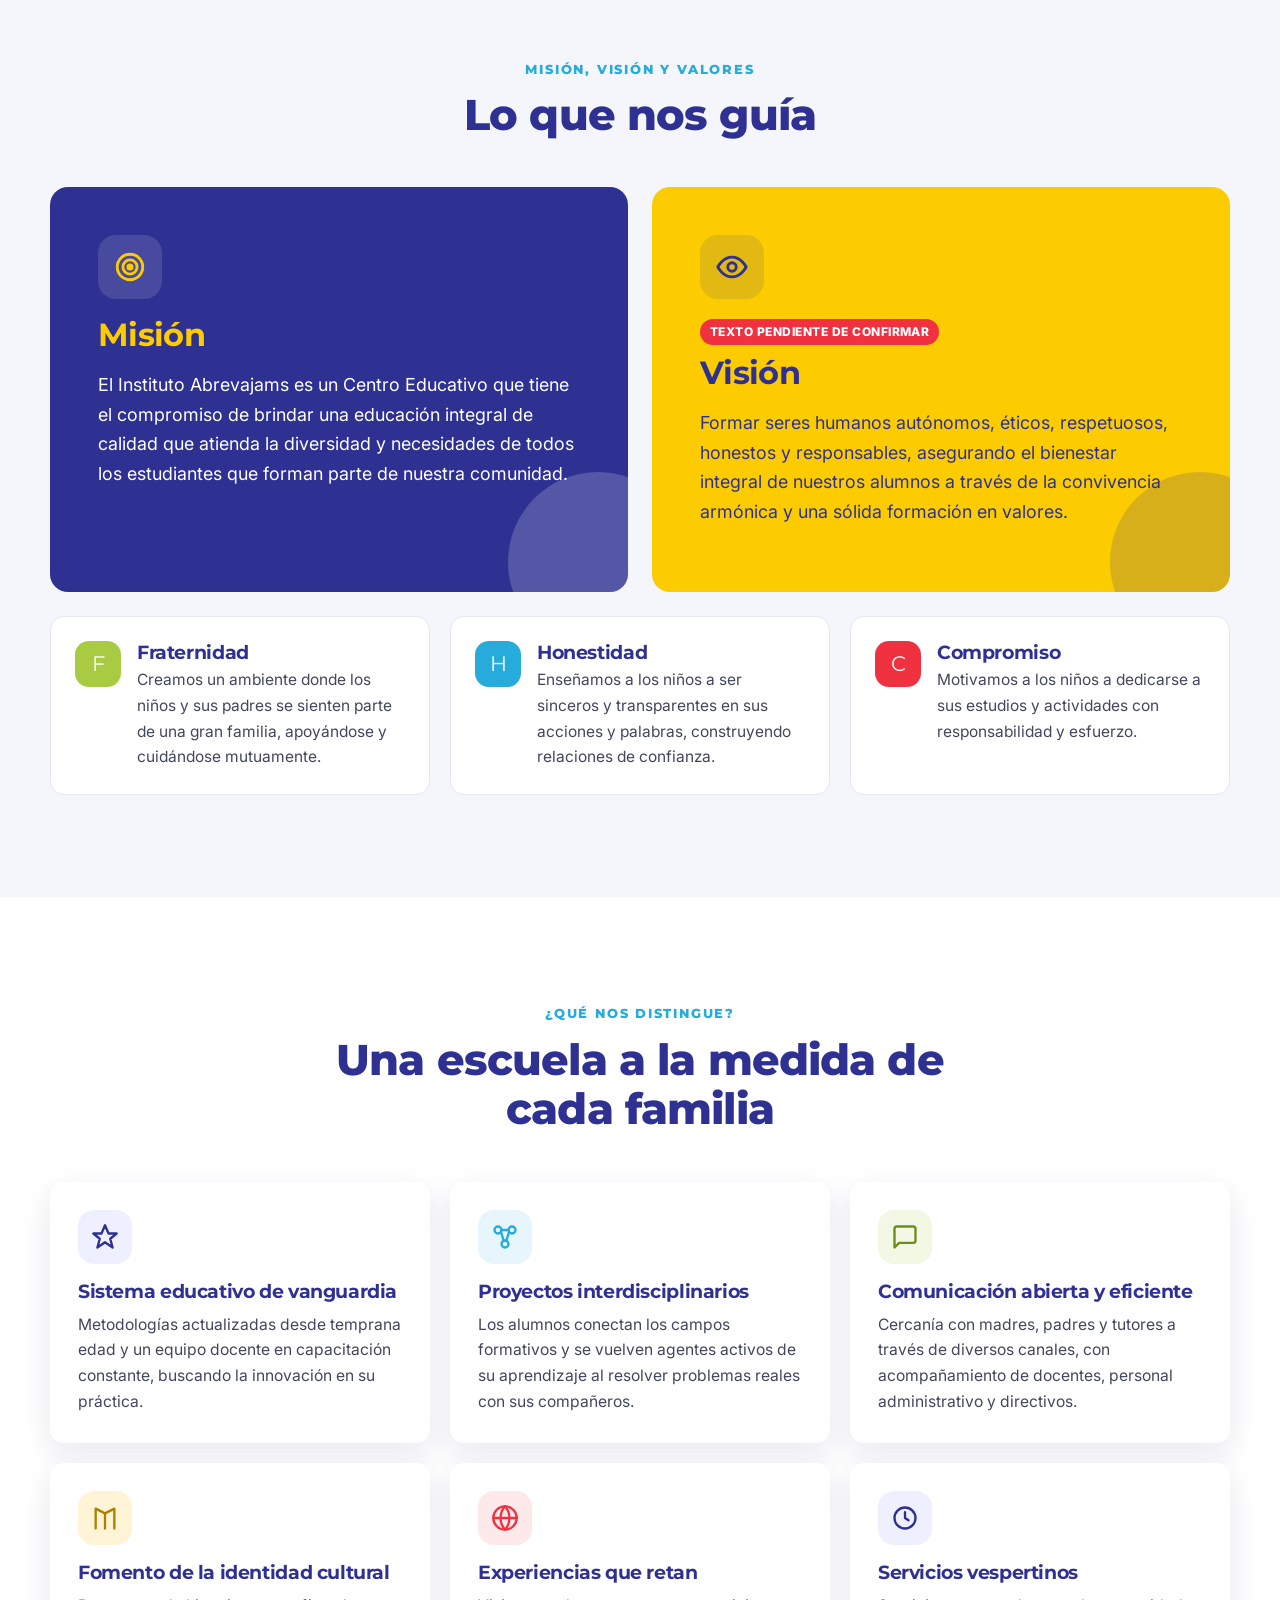
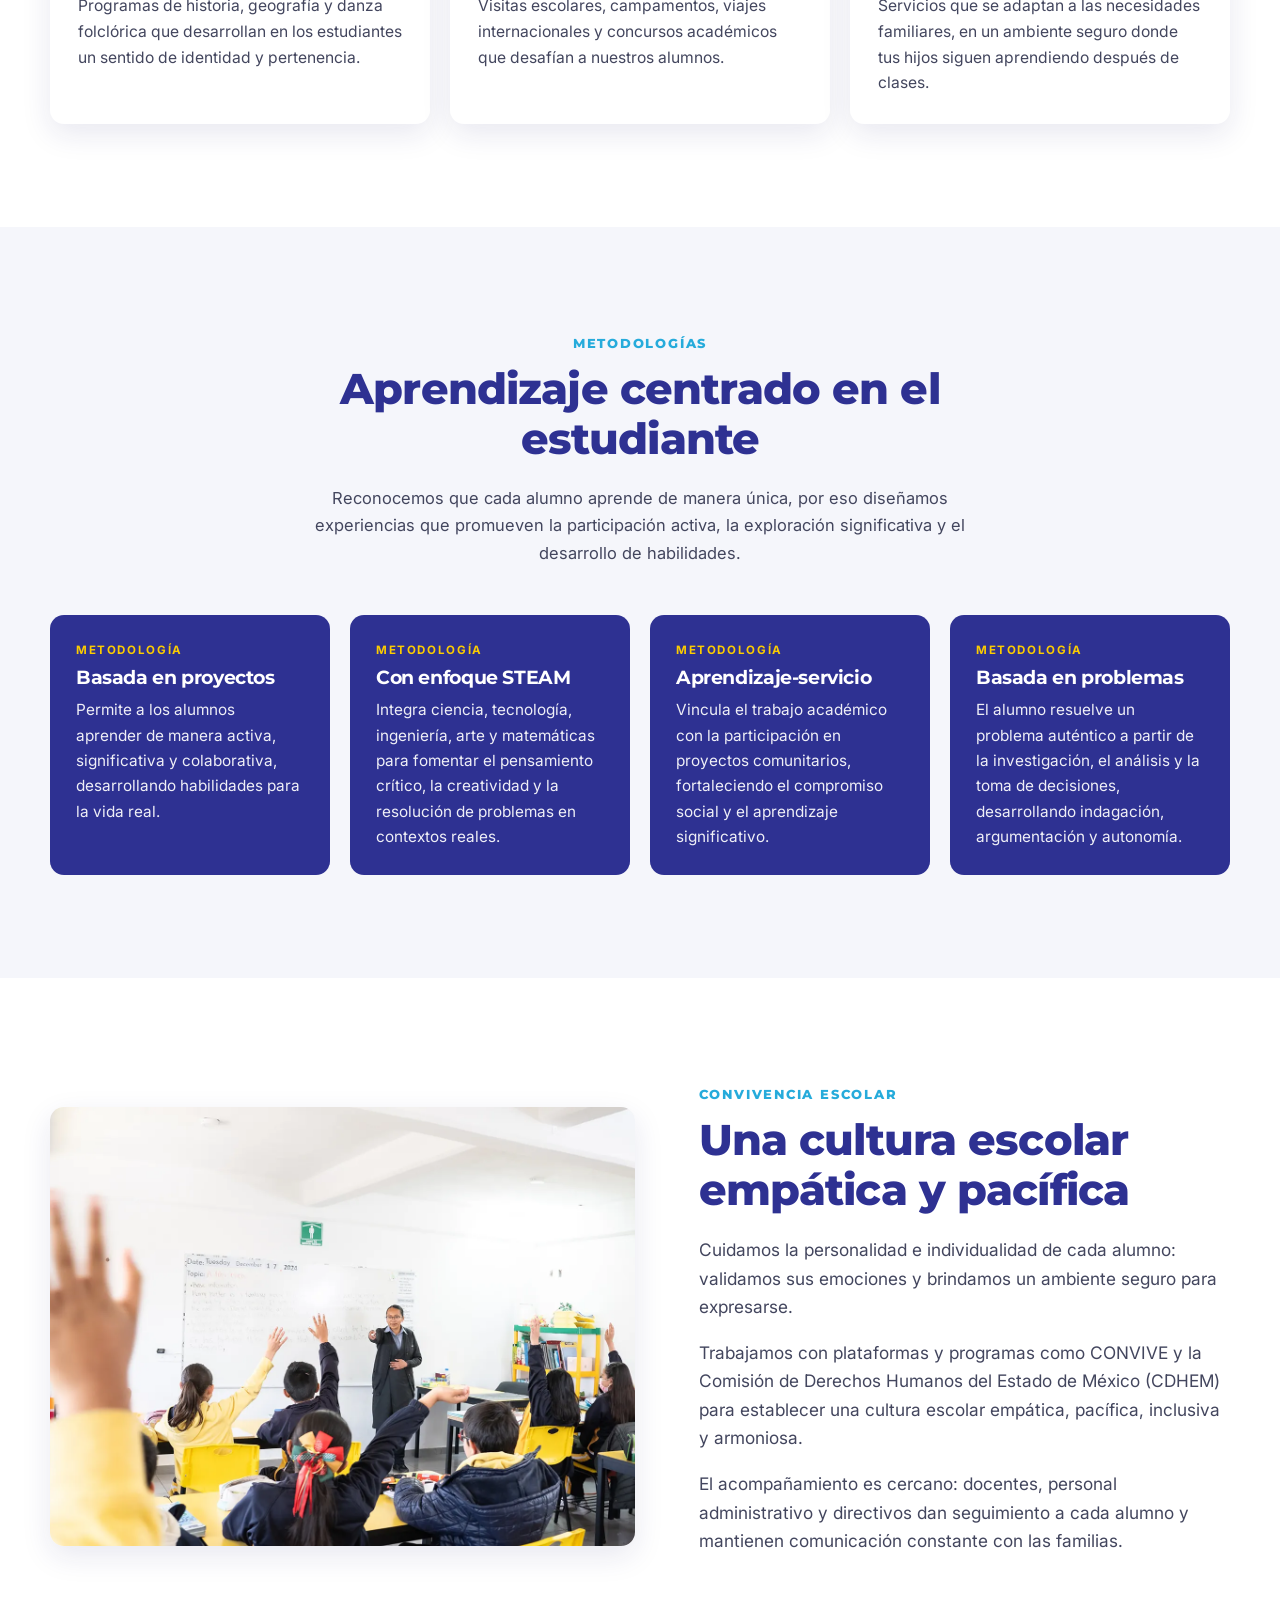
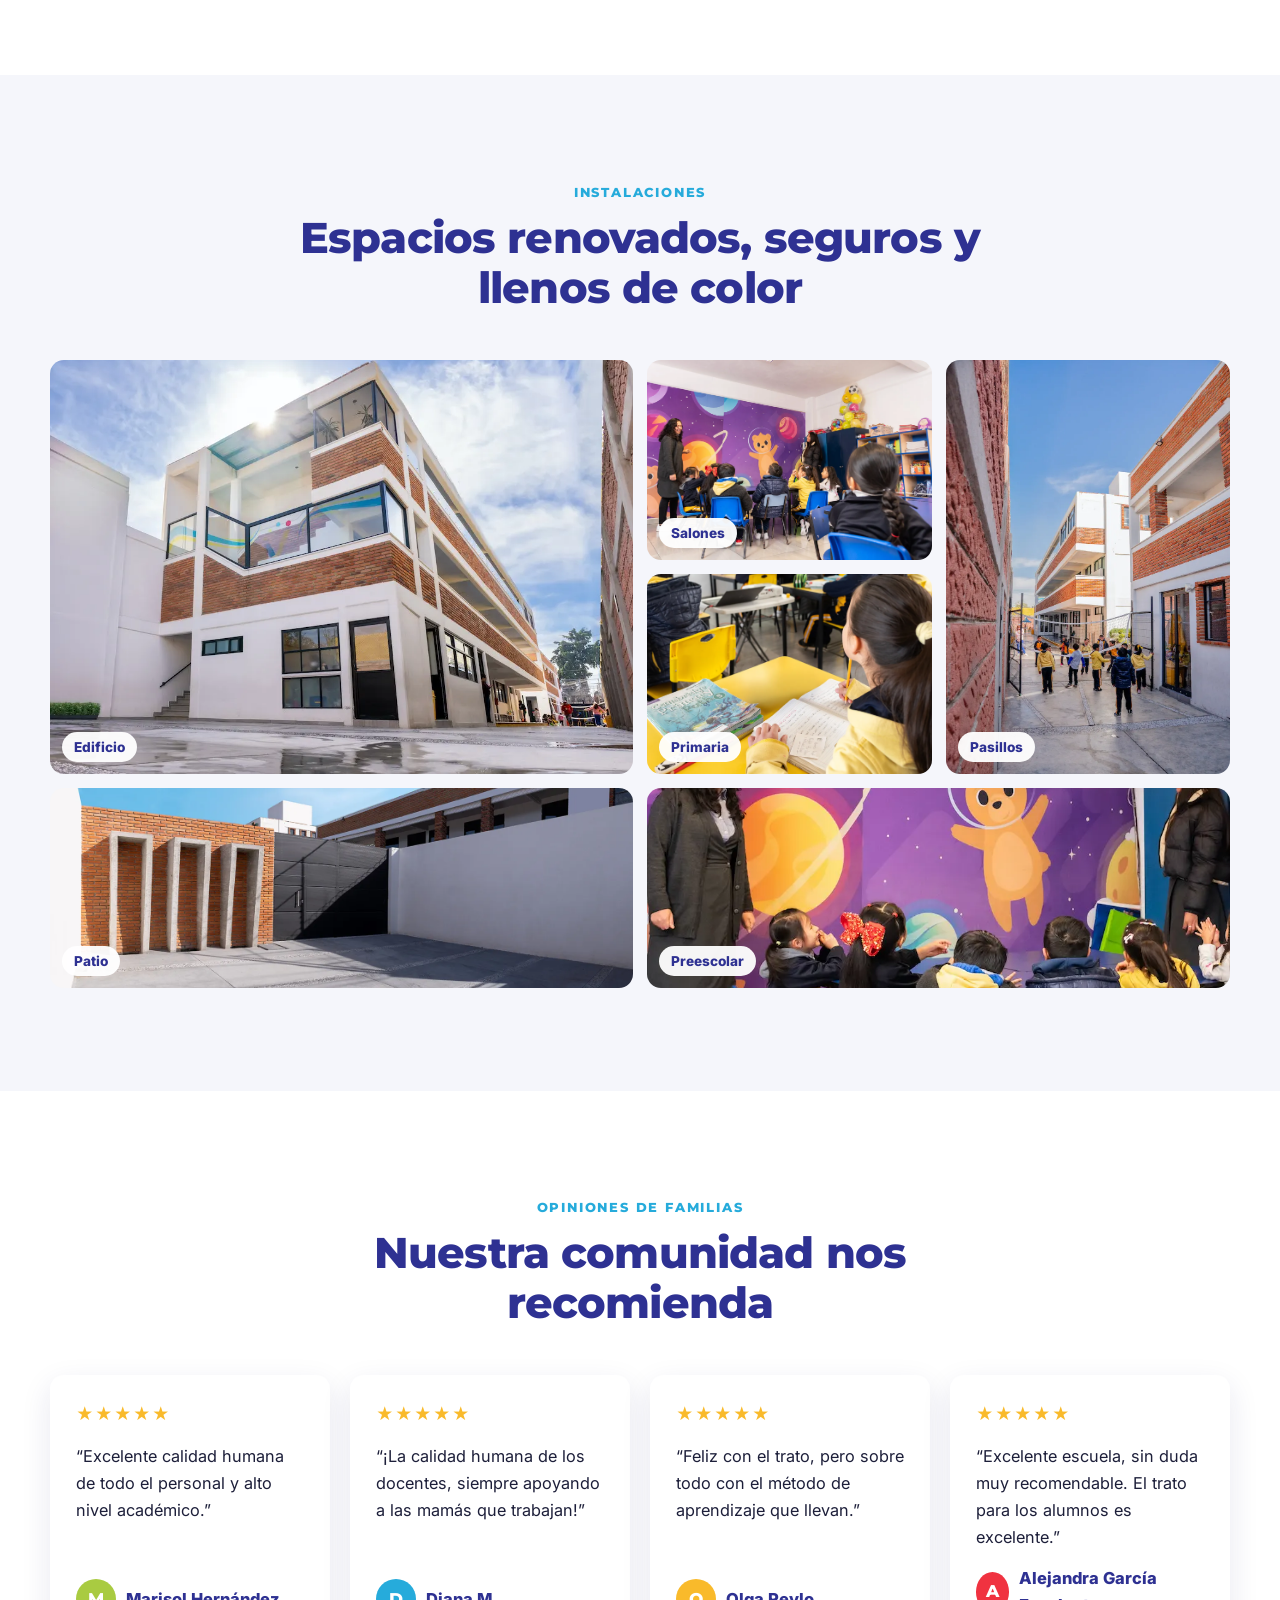
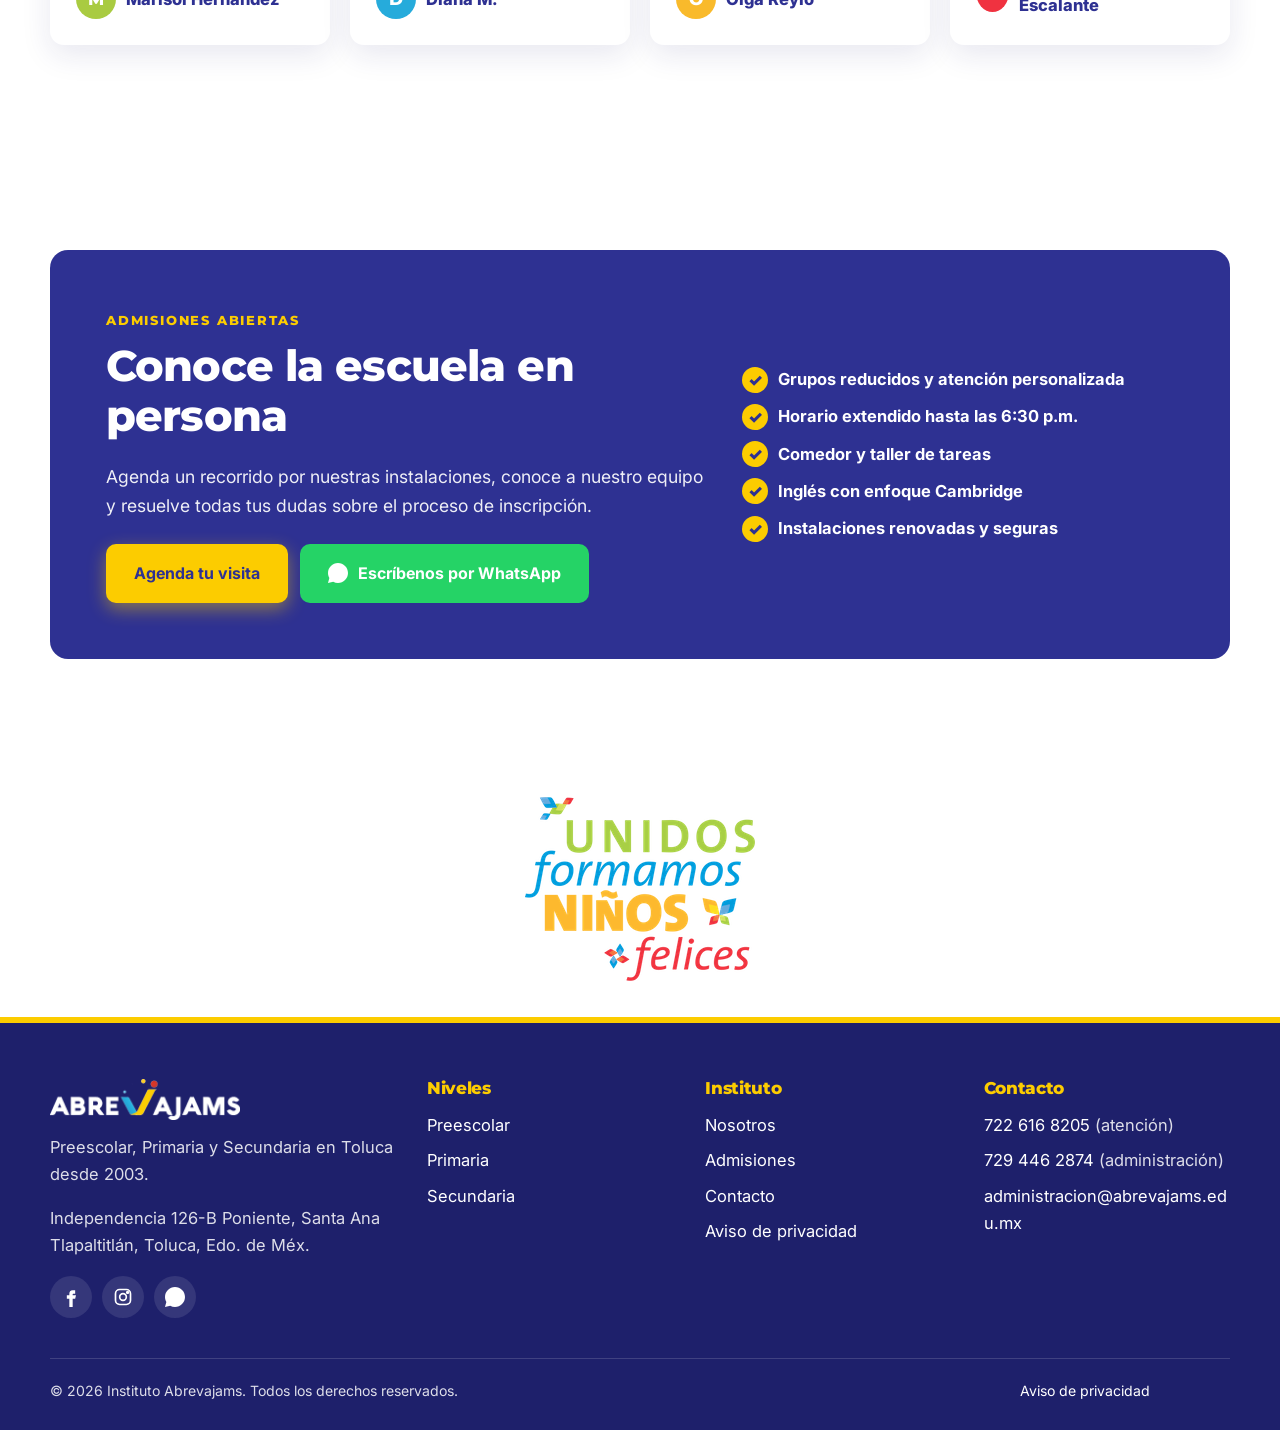
<file: public/nosotros/index.html>
<!doctype html>
<html lang="es-MX">
<head>
  <meta charset="utf-8">
  <meta name="viewport" content="width=device-width, initial-scale=1">
  <title>Nosotros | Instituto Abrevajams, Toluca</title>
  <meta name="description" content="Conoce al Instituto Abrevajams: misión, visión, valores, metodologías e instalaciones. Una comunidad escolar en Toluca que educa como familia desde 2003.">
  <link rel="canonical" href="https://www.abrevajams.edu.mx/nosotros/">
  <meta name="theme-color" content="#2E3192">
  <meta property="og:type" content="website">
  <meta property="og:locale" content="es_MX">
  <meta property="og:site_name" content="Instituto Abrevajams">
  <meta property="og:title" content="Nosotros | Instituto Abrevajams, Toluca">
  <meta property="og:description" content="Conoce al Instituto Abrevajams: misión, visión, valores, metodologías e instalaciones. Una comunidad escolar en Toluca que educa como familia desde 2003.">
  <meta property="og:url" content="https://www.abrevajams.edu.mx/nosotros/">
  <meta property="og:image" content="https://www.abrevajams.edu.mx/img/fachada.webp">
  <meta name="twitter:card" content="summary_large_image">
  <link rel="icon" type="image/png" sizes="64x64" href="../img/favicon.png">
  <link rel="apple-touch-icon" href="../img/apple-touch-icon.png">
  <link rel="preconnect" href="https://fonts.googleapis.com">
  <link rel="preconnect" href="https://fonts.gstatic.com" crossorigin>
  <link href="https://fonts.googleapis.com/css2?family=Montserrat:wght@600;700;800&family=Inter:wght@400;500;600;700&display=swap" rel="stylesheet">
  <link rel="stylesheet" href="../css/estilos.css?v=202610081006">
  <script type="application/ld+json">
{
  "@context": "https://schema.org",
  "@type": [
    "School",
    "EducationalOrganization"
  ],
  "@id": "https://www.abrevajams.edu.mx/#escuela",
  "name": "Instituto Abrevajams",
  "slogan": "Unidos formamos niños felices",
  "url": "https://www.abrevajams.edu.mx/",
  "logo": "https://www.abrevajams.edu.mx/img/logo-abrevajams.png",
  "image": "https://www.abrevajams.edu.mx/img/edificio.webp",
  "foundingDate": "2003",
  "description": "Colegio privado en Toluca, Estado de México, con Preescolar, Primaria y Secundaria. Educación integral con metodologías STEAM, basada en proyectos, en problemas y aprendizaje-servicio; inglés con enfoque Better Learning de Cambridge y certificación Cambridge; grupos reducidos; horario extendido hasta las 6:30 p.m., taller de tareas y comedor.",
  "email": "administracion@abrevajams.edu.mx",
  "telephone": "+52-722-616-8205",
  "address": {
    "@type": "PostalAddress",
    "streetAddress": "Independencia 126-B Poniente, Santa Ana Tlapaltitlán",
    "addressLocality": "Toluca",
    "addressRegion": "Estado de México",
    "addressCountry": "MX"
  },
  "contactPoint": [
    {
      "@type": "ContactPoint",
      "contactType": "admissions",
      "telephone": "+52-722-616-8205",
      "availableLanguage": [
        "es"
      ]
    },
    {
      "@type": "ContactPoint",
      "contactType": "billing",
      "telephone": "+52-729-446-2874",
      "availableLanguage": [
        "es"
      ]
    }
  ],
  "sameAs": [
    "https://www.facebook.com/abrevajams",
    "https://www.instagram.com/instituto_abrevajams/"
  ]
}
  </script>
  <script type="application/ld+json">
{
  "@context": "https://schema.org",
  "@type": "BreadcrumbList",
  "itemListElement": [
    {
      "@type": "ListItem",
      "position": 1,
      "name": "Inicio",
      "item": "https://www.abrevajams.edu.mx/"
    },
    {
      "@type": "ListItem",
      "position": 2,
      "name": "Nosotros",
      "item": "https://www.abrevajams.edu.mx/nosotros/"
    }
  ]
}
  </script>
</head>
<body>
  <a class="salto" href="#contenido">Saltar al contenido</a>

  <div class="barra-info">
    <div class="contenedor">
      <span class="ocultar-movil">Independencia 126-B Poniente, Santa Ana Tlapaltitlán, Toluca</span>
      <span><a href="tel:+527226168205">722 616 8205</a> · <a href="mailto:administracion@abrevajams.edu.mx">administracion@abrevajams.edu.mx</a></span>
    </div>
  </div>

  <header class="cabecera">
    <div class="contenedor">
      <a class="logo" href="../" aria-label="Instituto Abrevajams, inicio">
        <img src="../img/logo-abrevajams.png" alt="Instituto Abrevajams" width="776" height="168">
      </a>
      <button class="boton-menu" aria-expanded="false" aria-controls="menu" aria-label="Abrir menú">
        <svg viewBox="0 0 24 24" fill="none" stroke="currentColor" stroke-width="2.4" stroke-linecap="round" aria-hidden="true"><path d="M4 7h16M4 12h16M4 17h16"/></svg>
      </button>
      <nav aria-label="Principal">
        <ul class="menu" id="menu">
          <li><a href="../">Inicio</a></li>
          <li><a href="../nosotros/" class="activo" aria-current="page">Nosotros</a></li>
          <li><a href="../preescolar/">Preescolar</a></li>
          <li><a href="../primaria/">Primaria</a></li>
          <li><a href="../secundaria/">Secundaria</a></li>
          <li><a href="../admisiones/">Admisiones</a></li>
          <li><a href="../contacto/">Contacto</a></li>
          <li><a class="btn btn--primario" href="../admisiones/#agenda">Agenda tu visita</a></li>
        </ul>
      </nav>
    </div>
  </header>

  <main id="contenido">
    <section class="portada-pag portada-pag--gen">
      <img class="portada-pag__foto" src="../img/edificio.webp" alt="" style="object-position:center">
      <div class="portada-pag__capa"></div>
      <div class="contenedor">
        <nav class="migas" aria-label="Ruta de navegación"><a href="../">Inicio</a><span aria-hidden="true">/</span><span>Nosotros</span></nav>
        <h1>Una comunidad que <span>educa como familia</span></h1>
        <p>Desde 2003 acompañamos a las familias de Toluca con educación de alto nivel académico, formación en valores y servicios que se adaptan a su día a día.</p>
        <div class="hero2__botones">
          <a class="btn btn--primario" href="../admisiones/#agenda">Agenda tu visita</a>
          <a class="btn btn--contorno" href="#contenido-pagina">Conoce más</a>
        </div>
      </div>
    </section>

    <section class="seccion" id="contenido-pagina">
      <div class="contenedor intro">
        <div>
          <span class="etiqueta">¿Quiénes somos?</span>
          <h2>Educación integral con calidad humana</h2>
          <p>El Instituto Abrevajams es un Centro Educativo que tiene el compromiso de brindar una educación integral de calidad que atienda la diversidad y necesidades de todos los estudiantes que forman parte de nuestra comunidad.</p>
          <p>Nuestro compromiso es brindar a nuestros estudiantes una educación de calidad que contribuya a su desarrollo como seres humanos autónomos, éticos, respetuosos, honestos y responsables. En nuestra comunidad escolar buscamos asegurar el bienestar integral de nuestros alumnos fomentando la convivencia armónica y una sólida formación en valores.</p>
          <p>Nos une el deseo de responder a las necesidades familiares y laborales, garantizando bienestar y seguridad para sus hijos a través de nuestros servicios.</p>
        </div>
        <img src="../img/pasillo.webp" alt="Alumnos del Instituto Abrevajams en el pasillo" loading="lazy" width="800" height="1200" style="aspect-ratio:4/5">
      </div>
    </section>

    <section class="seccion seccion--suave">
      <div class="contenedor">
        <div class="encabezado-seccion">
          <span class="etiqueta">Misión, visión y valores</span>
          <h2>Lo que nos guía</h2>
        </div>
        <div class="mv">
          <article class="mv__tarjeta mv__tarjeta--mision">
            <div class="mv__icono" style="color:var(--amarillo)"><svg viewBox="0 0 24 24" fill="none" stroke="currentColor" stroke-width="2" stroke-linecap="round" stroke-linejoin="round" aria-hidden="true"><circle cx="12" cy="12" r="9"/><circle cx="12" cy="12" r="5"/><circle cx="12" cy="12" r="1.5" fill="currentColor"/></svg></div>
            <h3>Misión</h3>
            <p>El Instituto Abrevajams es un Centro Educativo que tiene el compromiso de brindar una educación integral de calidad que atienda la diversidad y necesidades de todos los estudiantes que forman parte de nuestra comunidad.</p>
          </article>
          <article class="mv__tarjeta mv__tarjeta--vision">
            <div class="mv__icono" style="color:var(--marino)"><svg viewBox="0 0 24 24" fill="none" stroke="currentColor" stroke-width="2" stroke-linecap="round" stroke-linejoin="round" aria-hidden="true"><path d="M2 12s3.5-7 10-7 10 7 10 7-3.5 7-10 7S2 12 2 12z"/><circle cx="12" cy="12" r="3"/></svg></div>
            <span class="pendiente">TEXTO PENDIENTE DE CONFIRMAR</span>
            <h3>Visión</h3>
            <p>Formar seres humanos autónomos, éticos, respetuosos, honestos y responsables, asegurando el bienestar integral de nuestros alumnos a través de la convivencia armónica y una sólida formación en valores.</p>
          </article>
        </div>
        <div class="valores">
          <div class="valor">
            <span class="valor__punto" style="background:var(--verde)">F</span>
            <div><h3 style="font-size:1.2rem;margin-bottom:4px">Fraternidad</h3><p>Creamos un ambiente donde los niños y sus padres se sienten parte de una gran familia, apoyándose y cuidándose mutuamente.</p></div>
          </div>
          <div class="valor">
            <span class="valor__punto" style="background:var(--cielo)">H</span>
            <div><h3 style="font-size:1.2rem;margin-bottom:4px">Honestidad</h3><p>Enseñamos a los niños a ser sinceros y transparentes en sus acciones y palabras, construyendo relaciones de confianza.</p></div>
          </div>
          <div class="valor">
            <span class="valor__punto" style="background:var(--coral)">C</span>
            <div><h3 style="font-size:1.2rem;margin-bottom:4px">Compromiso</h3><p>Motivamos a los niños a dedicarse a sus estudios y actividades con responsabilidad y esfuerzo.</p></div>
          </div>
        </div>
      </div>
    </section>

    <section class="seccion">
      <div class="contenedor">
        <div class="encabezado-seccion">
          <span class="etiqueta">¿Qué nos distingue?</span>
          <h2>Una escuela a la medida de cada familia</h2>
        </div>
        <div class="distingue">
          <article class="rasgo">
            <div class="rasgo__icono" style="background:#EEF0FF;color:var(--marino)"><svg viewBox="0 0 24 24" fill="none" stroke="currentColor" stroke-width="2" stroke-linecap="round" stroke-linejoin="round" aria-hidden="true"><path d="M12 2l3 7h7l-5.5 4.5L18.5 21 12 16.5 5.5 21l2-7.5L2 9h7z"/></svg></div>
            <h3>Sistema educativo de vanguardia</h3>
            <p>Metodologías actualizadas desde temprana edad y un equipo docente en capacitación constante, buscando la innovación en su práctica.</p>
          </article>
          <article class="rasgo">
            <div class="rasgo__icono" style="background:#E6F6FC;color:var(--cielo)"><svg viewBox="0 0 24 24" fill="none" stroke="currentColor" stroke-width="2" stroke-linecap="round" stroke-linejoin="round" aria-hidden="true"><circle cx="6" cy="6" r="3"/><circle cx="18" cy="6" r="3"/><circle cx="12" cy="18" r="3"/><path d="M8.5 7.5l2.5 8M15.5 7.5l-2.5 8M9 6h6"/></svg></div>
            <h3>Proyectos interdisciplinarios</h3>
            <p>Los alumnos conectan los campos formativos y se vuelven agentes activos de su aprendizaje al resolver problemas reales con sus compañeros.</p>
          </article>
          <article class="rasgo">
            <div class="rasgo__icono" style="background:#F2F8E3;color:#6E8B1E"><svg viewBox="0 0 24 24" fill="none" stroke="currentColor" stroke-width="2" stroke-linecap="round" stroke-linejoin="round" aria-hidden="true"><path d="M21 15a2 2 0 0 1-2 2H7l-4 4V5a2 2 0 0 1 2-2h14a2 2 0 0 1 2 2z"/></svg></div>
            <h3>Comunicación abierta y eficiente</h3>
            <p>Cercanía con madres, padres y tutores a través de diversos canales, con acompañamiento de docentes, personal administrativo y directivos.</p>
          </article>
          <article class="rasgo">
            <div class="rasgo__icono" style="background:#FFF4D6;color:#B07F00"><svg viewBox="0 0 24 24" fill="none" stroke="currentColor" stroke-width="2" stroke-linecap="round" stroke-linejoin="round" aria-hidden="true"><path d="M4 21V4l8 4 8-4v17"/><path d="M12 8v13"/></svg></div>
            <h3>Fomento de la identidad cultural</h3>
            <p>Programas de historia, geografía y danza folclórica que desarrollan en los estudiantes un sentido de identidad y pertenencia.</p>
          </article>
          <article class="rasgo">
            <div class="rasgo__icono" style="background:#FDE8EA;color:var(--coral)"><svg viewBox="0 0 24 24" fill="none" stroke="currentColor" stroke-width="2" stroke-linecap="round" stroke-linejoin="round" aria-hidden="true"><circle cx="12" cy="12" r="10"/><path d="M2 12h20M12 2a15 15 0 0 1 0 20M12 2a15 15 0 0 0 0 20"/></svg></div>
            <h3>Experiencias que retan</h3>
            <p>Visitas escolares, campamentos, viajes internacionales y concursos académicos que desafían a nuestros alumnos.</p>
          </article>
          <article class="rasgo">
            <div class="rasgo__icono" style="background:#EEF0FF;color:var(--marino)"><svg viewBox="0 0 24 24" fill="none" stroke="currentColor" stroke-width="2" stroke-linecap="round" stroke-linejoin="round" aria-hidden="true"><circle cx="12" cy="12" r="9"/><path d="M12 7v5l3 2"/></svg></div>
            <h3>Servicios vespertinos</h3>
            <p>Servicios que se adaptan a las necesidades familiares, en un ambiente seguro donde tus hijos siguen aprendiendo después de clases.</p>
          </article>
        </div>
      </div>
    </section>

    <section class="seccion seccion--suave">
      <div class="contenedor">
        <div class="encabezado-seccion">
          <span class="etiqueta">Metodologías</span>
          <h2>Aprendizaje centrado en el estudiante</h2>
          <p>Reconocemos que cada alumno aprende de manera única, por eso diseñamos experiencias que promueven la participación activa, la exploración significativa y el desarrollo de habilidades.</p>
        </div>
        <div class="metodos">
          <article class="metodo">
            <small>Metodología</small>
            <h3>Basada en proyectos</h3>
            <p>Permite a los alumnos aprender de manera activa, significativa y colaborativa, desarrollando habilidades para la vida real.</p>
          </article>
          <article class="metodo">
            <small>Metodología</small>
            <h3>Con enfoque STEAM</h3>
            <p>Integra ciencia, tecnología, ingeniería, arte y matemáticas para fomentar el pensamiento crítico, la creatividad y la resolución de problemas en contextos reales.</p>
          </article>
          <article class="metodo">
            <small>Metodología</small>
            <h3>Aprendizaje-servicio</h3>
            <p>Vincula el trabajo académico con la participación en proyectos comunitarios, fortaleciendo el compromiso social y el aprendizaje significativo.</p>
          </article>
          <article class="metodo">
            <small>Metodología</small>
            <h3>Basada en problemas</h3>
            <p>El alumno resuelve un problema auténtico a partir de la investigación, el análisis y la toma de decisiones, desarrollando indagación, argumentación y autonomía.</p>
          </article>
        </div>
      </div>
    </section>

    <section class="seccion">
      <div class="contenedor intro">
        <img src="../img/primaria-participacion.webp" alt="Alumnos participando en clase" loading="lazy" width="1400" height="934">
        <div>
          <span class="etiqueta">Convivencia escolar</span>
          <h2>Una cultura escolar empática y pacífica</h2>
          <p>Cuidamos la personalidad e individualidad de cada alumno: validamos sus emociones y brindamos un ambiente seguro para expresarse.</p>
          <p>Trabajamos con plataformas y programas como CONVIVE y la Comisión de Derechos Humanos del Estado de México (CDHEM) para establecer una cultura escolar empática, pacífica, inclusiva y armoniosa.</p>
          <p>El acompañamiento es cercano: docentes, personal administrativo y directivos dan seguimiento a cada alumno y mantienen comunicación constante con las familias.</p>
        </div>
      </div>
    </section>

    <section class="seccion seccion--suave" id="instalaciones">
      <div class="contenedor">
        <div class="encabezado-seccion">
          <span class="etiqueta">Instalaciones</span>
          <h2>Espacios renovados, seguros y llenos de color</h2>
        </div>
        <div class="galeria">
          <figure class="g-ancha g-alta"><img src="../img/fachada.webp" alt="Fachada del edificio" loading="lazy"><figcaption>Edificio</figcaption></figure>
          <figure><img src="../img/preescolar-salon-2.webp" alt="Salón temático de preescolar" loading="lazy"><figcaption>Salones</figcaption></figure>
          <figure class="g-alta"><img src="../img/pasillo.webp" alt="Pasillo exterior" loading="lazy"><figcaption>Pasillos</figcaption></figure>
          <figure><img src="../img/primaria-clase.webp" alt="Salón de primaria" loading="lazy"><figcaption>Primaria</figcaption></figure>
          <figure class="g-ancha"><img src="../img/patio.webp" alt="Patio" loading="lazy"><figcaption>Patio</figcaption></figure>
          <figure class="g-ancha"><img src="../img/preescolar-salon-morado.webp" alt="Salón temático de preescolar" loading="lazy"><figcaption>Preescolar</figcaption></figure>
        </div>
      </div>
    </section>

    <section class="seccion">
      <div class="contenedor">
        <div class="encabezado-seccion">
          <span class="etiqueta">Opiniones de familias</span>
          <h2>Nuestra comunidad nos recomienda</h2>
        </div>
        <div class="testimonios">
          <figure class="testimonio">
            <span class="estrellas" aria-label="5 de 5 estrellas">★★★★★</span>
            <blockquote>“Excelente calidad humana de todo el personal y alto nivel académico.”</blockquote>
            <figcaption><span class="avatar" style="background:var(--verde)">M</span>Marisol Hernández</figcaption>
          </figure>
          <figure class="testimonio">
            <span class="estrellas" aria-label="5 de 5 estrellas">★★★★★</span>
            <blockquote>“¡La calidad humana de los docentes, siempre apoyando a las mamás que trabajan!”</blockquote>
            <figcaption><span class="avatar" style="background:var(--cielo)">D</span>Diana M.</figcaption>
          </figure>
          <figure class="testimonio">
            <span class="estrellas" aria-label="5 de 5 estrellas">★★★★★</span>
            <blockquote>“Feliz con el trato, pero sobre todo con el método de aprendizaje que llevan.”</blockquote>
            <figcaption><span class="avatar" style="background:var(--ambar)">O</span>Olga Reylo</figcaption>
          </figure>
          <figure class="testimonio">
            <span class="estrellas" aria-label="5 de 5 estrellas">★★★★★</span>
            <blockquote>“Excelente escuela, sin duda muy recomendable. El trato para los alumnos es excelente.”</blockquote>
            <figcaption><span class="avatar" style="background:var(--coral)">A</span>Alejandra García Escalante</figcaption>
          </figure>
        </div>
      </div>
    </section>

    <section class="seccion">
      <div class="contenedor">
        <div class="franja">
          <div>
            <span class="etiqueta" style="color:var(--amarillo)">Admisiones abiertas</span>
            <h2>Conoce la escuela en persona</h2>
            <p>Agenda un recorrido por nuestras instalaciones, conoce a nuestro equipo y resuelve todas tus dudas sobre el proceso de inscripción.</p>
            <div class="franja__botones">
              <a class="btn btn--primario" href="../admisiones/#agenda">Agenda tu visita</a>
              <a class="btn btn--whatsapp" href="https://wa.me/527226168205?text=Hola%2C%20me%20interesa%20informaci%C3%B3n%20de%20admisiones%20del%20Instituto%20Abrevajams" target="_blank" rel="noopener"><svg viewBox="0 0 24 24" fill="currentColor" aria-hidden="true"><path d="M12 0C5.4 0 0 5.4 0 12c0 2.1.6 4.2 1.6 6L0 24l6.2-1.6c1.8 1 3.8 1.5 5.8 1.5 6.6 0 12-5.4 12-12S18.6 0 12 0zm5.5 14.4c-.3-.1-1.7-.8-2-.9-.3-.1-.5-.1-.7.1-.2.3-.8.9-.9 1.1-.2.2-.3.2-.6.1-.3-.1-1.2-.5-2.3-1.4-.9-.8-1.4-1.7-1.6-2-.2-.3 0-.5.1-.6l.4-.5.3-.5c.1-.2 0-.4 0-.5l-.9-2.2c-.2-.6-.5-.5-.7-.5h-.6c-.2 0-.5.1-.8.4-.3.3-1 1-1 2.5s1.1 2.9 1.2 3.1c.1.2 2.1 3.2 5.1 4.5 2.5 1 3 .8 3.6.7.6-.1 1.7-.7 2-1.4.2-.7.2-1.2.2-1.4-.1-.1-.3-.2-.6-.3z"/></svg> Escríbenos por WhatsApp</a>
            </div>
          </div>
          <ul>
            <li>Grupos reducidos y atención personalizada</li>
            <li>Horario extendido hasta las 6:30 p.m.</li>
            <li>Comedor y taller de tareas</li>
            <li>Inglés con enfoque Cambridge</li>
            <li>Instalaciones renovadas y seguras</li>
          </ul>
        </div>
      </div>
    </section>

  </main>

  <footer class="pie">
    <div class="pie__franja-eslogan">
      <img src="../img/slogan.png" alt="Unidos formamos niños felices" loading="lazy" width="230" height="184">
    </div>
    <div class="contenedor">
      <div class="pie__rejilla">
        <div>
          <img class="pie__logo" src="../img/logo-abrevajams-blanco.png" alt="Instituto Abrevajams" loading="lazy" width="776" height="168">
          <p>Preescolar, Primaria y Secundaria en Toluca desde 2003.</p>
          <p>Independencia 126-B Poniente, Santa Ana Tlapaltitlán, Toluca, Edo. de Méx.</p>
          <div class="redes">
            <a href="https://www.facebook.com/abrevajams" target="_blank" rel="noopener" aria-label="Facebook"><svg viewBox="0 0 24 24" fill="currentColor" aria-hidden="true"><path d="M14 8h3V4h-3c-2.8 0-4 1.8-4 4.3V10H7v4h3v10h4V14h3l1-4h-4V8.6c0-.4.2-.6.6-.6z"/></svg></a>
            <a href="https://www.instagram.com/instituto_abrevajams/" target="_blank" rel="noopener" aria-label="Instagram"><svg viewBox="0 0 24 24" fill="none" stroke="currentColor" stroke-width="2" aria-hidden="true"><rect x="3" y="3" width="18" height="18" rx="5"/><circle cx="12" cy="12" r="4"/><circle cx="17.5" cy="6.5" r="1" fill="currentColor"/></svg></a>
            <a href="https://wa.me/527226168205" target="_blank" rel="noopener" aria-label="WhatsApp"><svg viewBox="0 0 24 24" fill="currentColor" aria-hidden="true"><path d="M12 0C5.4 0 0 5.4 0 12c0 2.1.6 4.2 1.6 6L0 24l6.2-1.6c1.8 1 3.8 1.5 5.8 1.5 6.6 0 12-5.4 12-12S18.6 0 12 0zm5.5 14.4c-.3-.1-1.7-.8-2-.9-.3-.1-.5-.1-.7.1-.2.3-.8.9-.9 1.1-.2.2-.3.2-.6.1-.3-.1-1.2-.5-2.3-1.4-.9-.8-1.4-1.7-1.6-2-.2-.3 0-.5.1-.6l.4-.5.3-.5c.1-.2 0-.4 0-.5l-.9-2.2c-.2-.6-.5-.5-.7-.5h-.6c-.2 0-.5.1-.8.4-.3.3-1 1-1 2.5s1.1 2.9 1.2 3.1c.1.2 2.1 3.2 5.1 4.5 2.5 1 3 .8 3.6.7.6-.1 1.7-.7 2-1.4.2-.7.2-1.2.2-1.4-.1-.1-.3-.2-.6-.3z"/></svg></a>
          </div>
        </div>
        <div>
          <h4>Niveles</h4>
          <ul>
            <li><a href="../preescolar/">Preescolar</a></li>
            <li><a href="../primaria/">Primaria</a></li>
            <li><a href="../secundaria/">Secundaria</a></li>
          </ul>
        </div>
        <div>
          <h4>Instituto</h4>
          <ul>
            <li><a href="../nosotros/">Nosotros</a></li>
            <li><a href="../admisiones/">Admisiones</a></li>
            <li><a href="../contacto/">Contacto</a></li>
            <li><a href="../aviso-de-privacidad/">Aviso de privacidad</a></li>
          </ul>
        </div>
        <div>
          <h4>Contacto</h4>
          <ul>
            <li><a href="tel:+527226168205">722 616 8205</a> (atención)</li>
            <li><a href="tel:+527294462874">729 446 2874</a> (administración)</li>
            <li><a href="mailto:administracion@abrevajams.edu.mx">administracion@abrevajams.edu.mx</a></li>
          </ul>
        </div>
      </div>
      <div class="pie__legal">
        <span>© 2026 Instituto Abrevajams. Todos los derechos reservados.</span>
        <a href="../aviso-de-privacidad/">Aviso de privacidad</a>
      </div>
    </div>
  </footer>

  <a class="wa-flotante" href="https://wa.me/527226168205?text=Hola%2C%20me%20interesa%20informaci%C3%B3n%20del%20Instituto%20Abrevajams" target="_blank" rel="noopener" aria-label="Escríbenos por WhatsApp"><svg viewBox="0 0 24 24" fill="currentColor" aria-hidden="true"><path d="M12 0C5.4 0 0 5.4 0 12c0 2.1.6 4.2 1.6 6L0 24l6.2-1.6c1.8 1 3.8 1.5 5.8 1.5 6.6 0 12-5.4 12-12S18.6 0 12 0zm5.5 14.4c-.3-.1-1.7-.8-2-.9-.3-.1-.5-.1-.7.1-.2.3-.8.9-.9 1.1-.2.2-.3.2-.6.1-.3-.1-1.2-.5-2.3-1.4-.9-.8-1.4-1.7-1.6-2-.2-.3 0-.5.1-.6l.4-.5.3-.5c.1-.2 0-.4 0-.5l-.9-2.2c-.2-.6-.5-.5-.7-.5h-.6c-.2 0-.5.1-.8.4-.3.3-1 1-1 2.5s1.1 2.9 1.2 3.1c.1.2 2.1 3.2 5.1 4.5 2.5 1 3 .8 3.6.7.6-.1 1.7-.7 2-1.4.2-.7.2-1.2.2-1.4-.1-.1-.3-.2-.6-.3z"/></svg></a>

  <script>
    (function () {
      var boton = document.querySelector('.boton-menu');
      var menu = document.getElementById('menu');
      boton.addEventListener('click', function () {
        var abierto = menu.classList.toggle('abierto');
        boton.setAttribute('aria-expanded', abierto);
      });
      // Formularios: arman un mensaje de WhatsApp con los datos capturados
      document.querySelectorAll('form[data-whatsapp]').forEach(function (form) {
        form.addEventListener('submit', function (ev) {
          ev.preventDefault();
          if (!form.reportValidity()) return;
          var datos = new FormData(form);
          var lineas = [form.dataset.whatsapp];
          form.querySelectorAll('[data-etiqueta]').forEach(function (campo) {
            var valor = (datos.get(campo.name) || '').toString().trim();
            if (valor) lineas.push(campo.dataset.etiqueta + ': ' + valor);
          });
          var url = 'https://wa.me/527226168205?text=' + encodeURIComponent(lineas.join('\n'));
          window.open(url, '_blank', 'noopener');
          var aviso = form.querySelector('.form-enviado');
          if (aviso) aviso.hidden = false;
        });
      });
    })();
  </script>
</body>
</html>
</file>
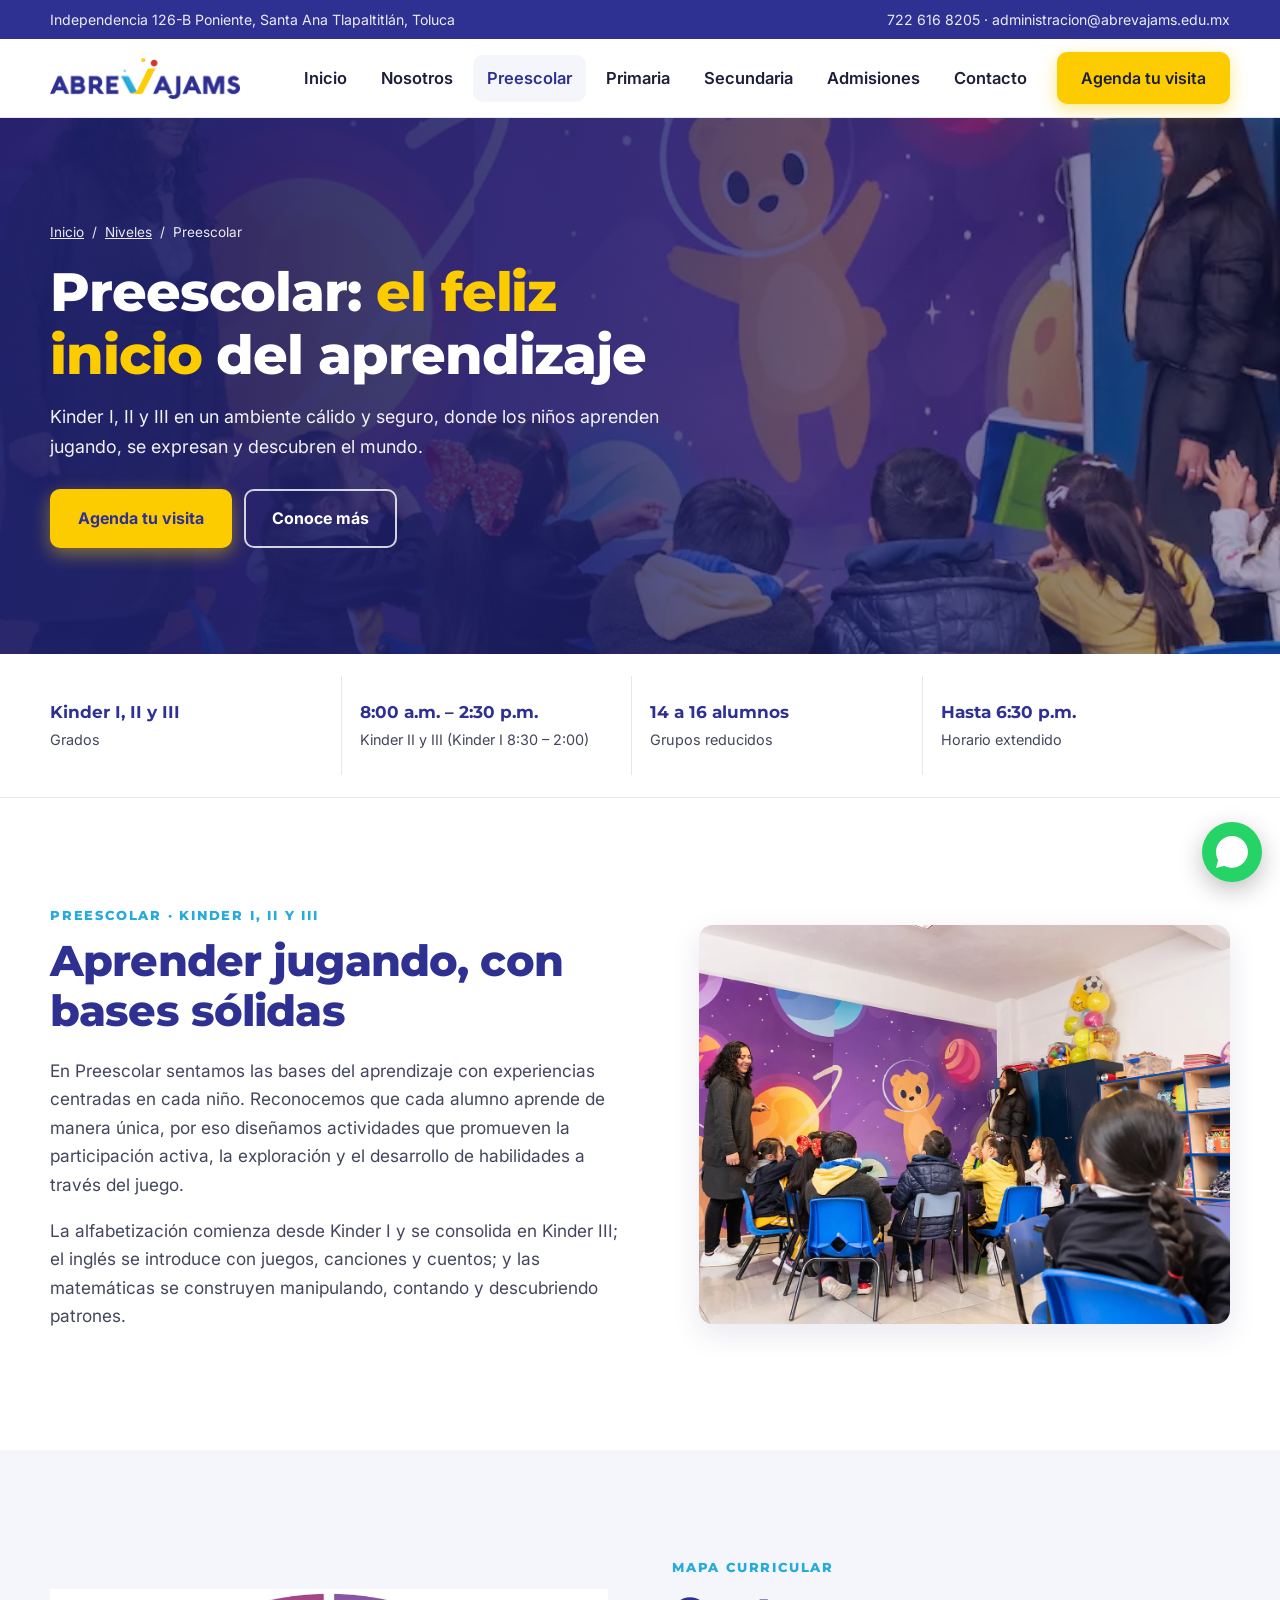
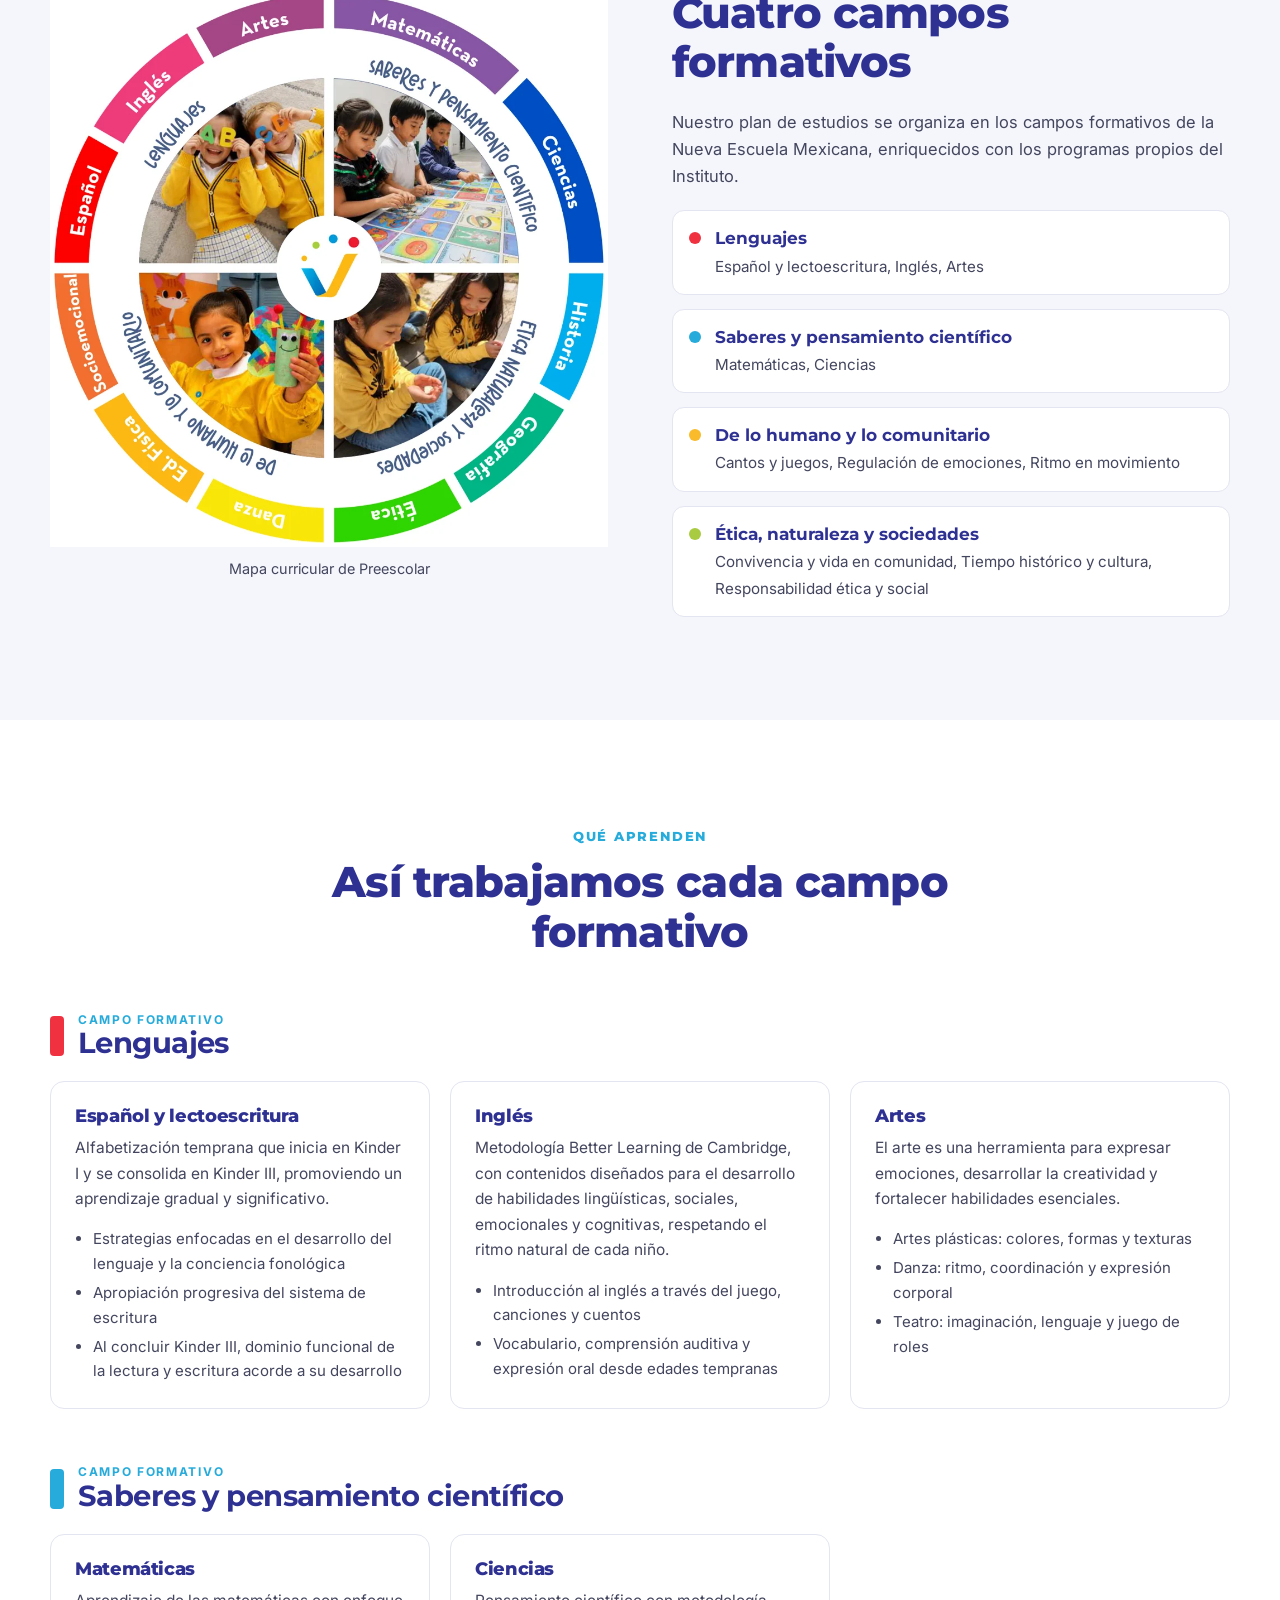
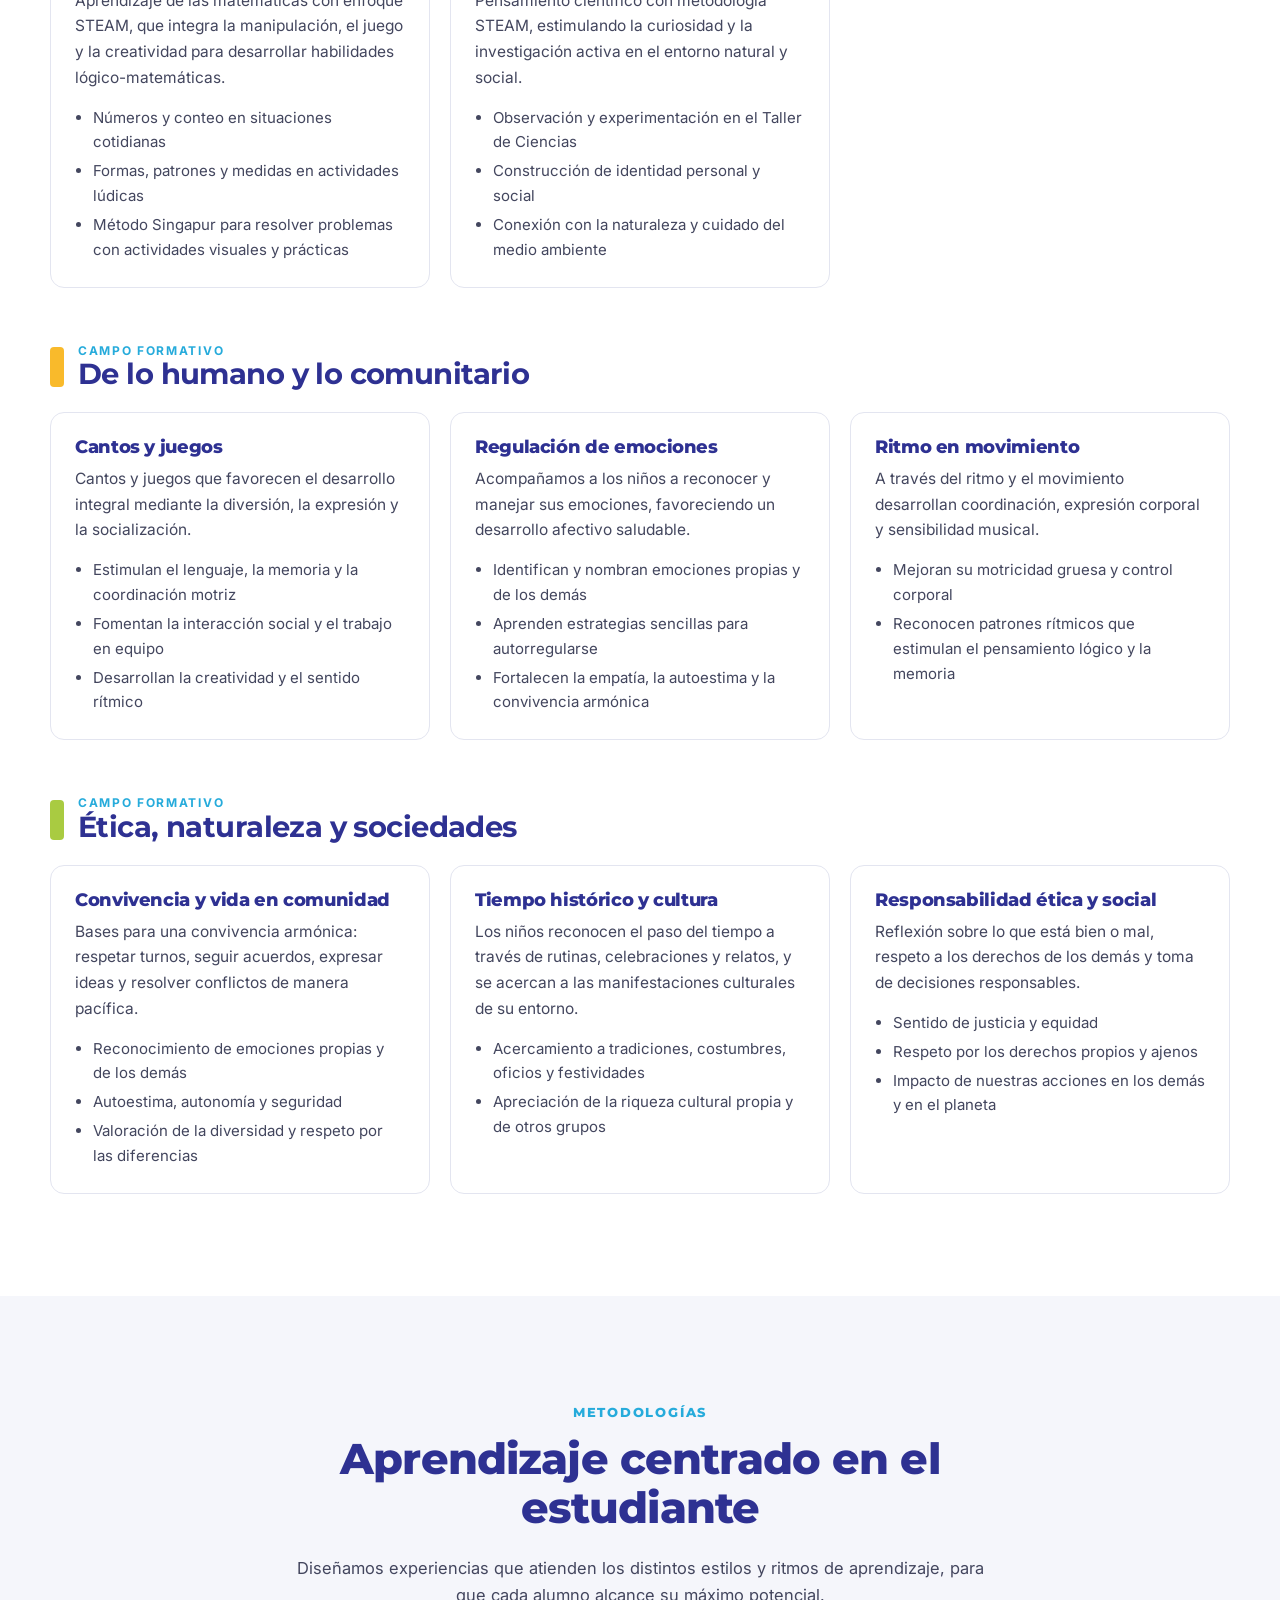
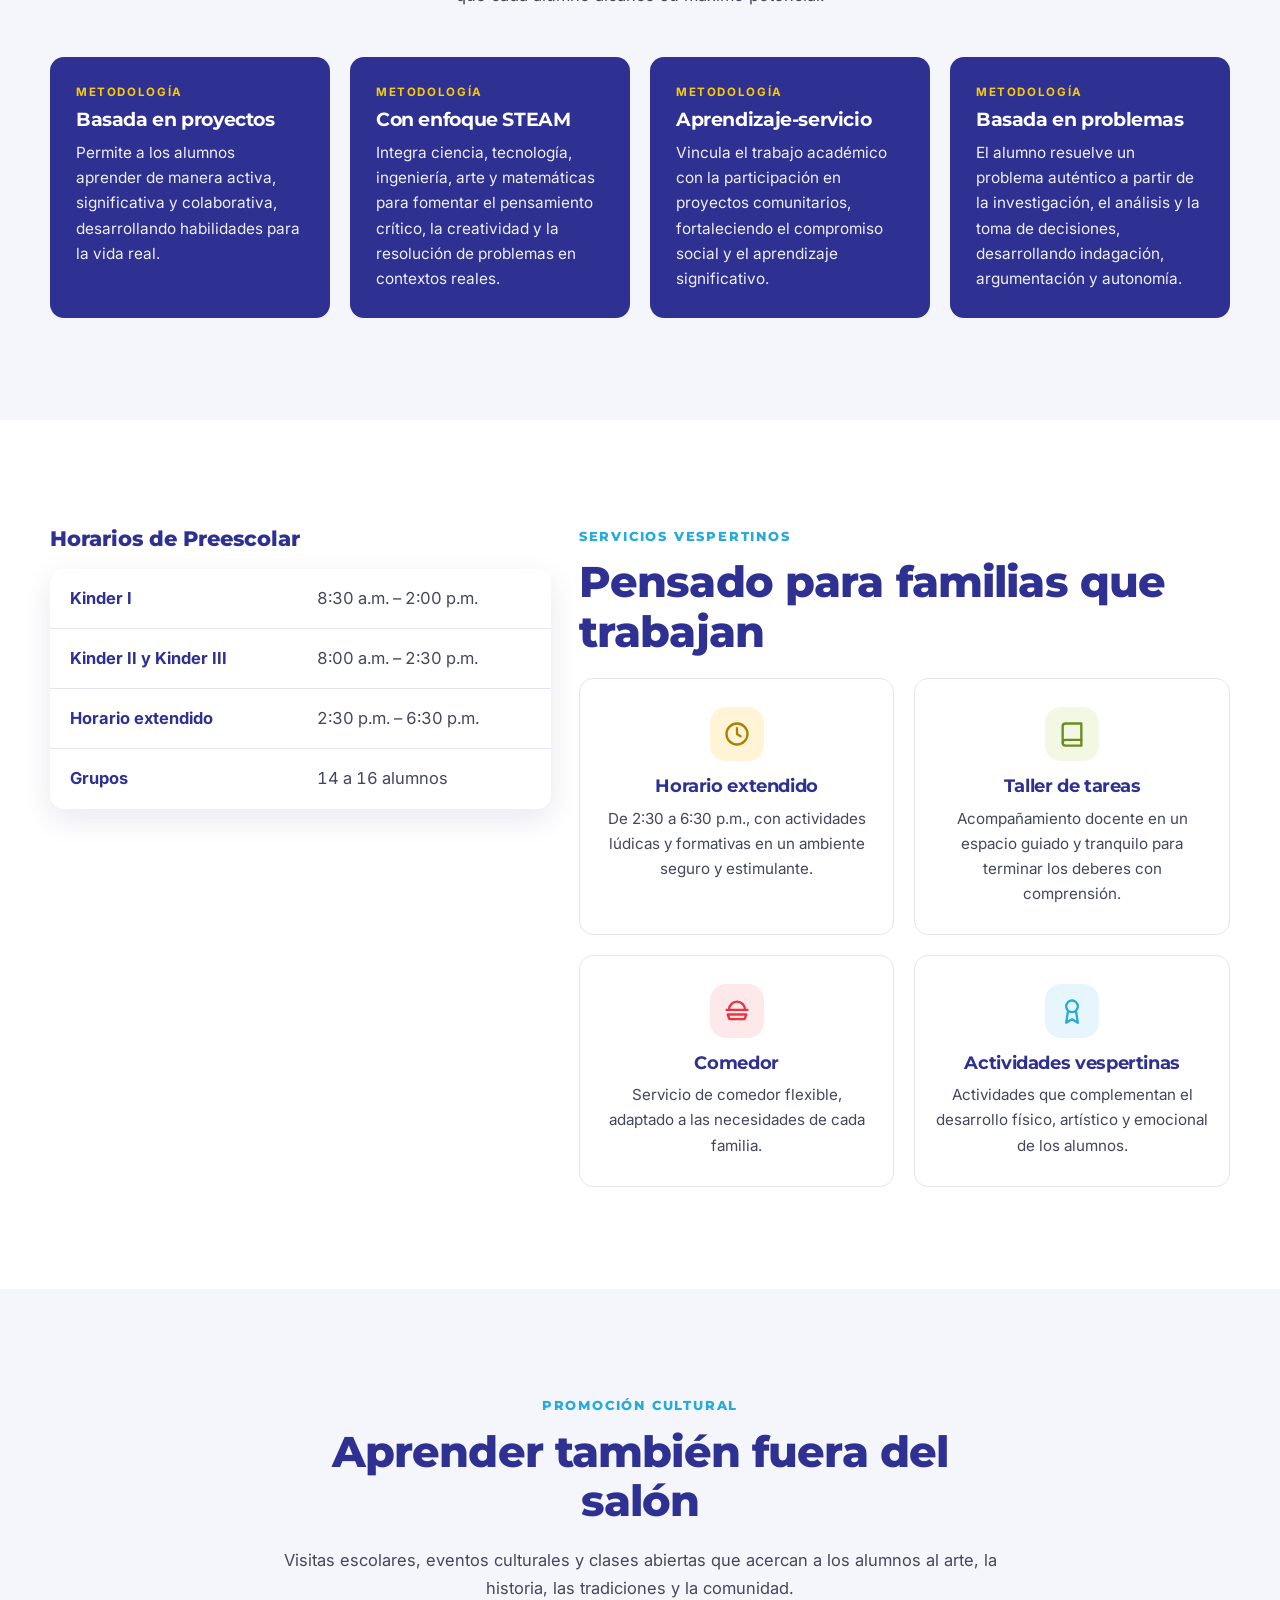
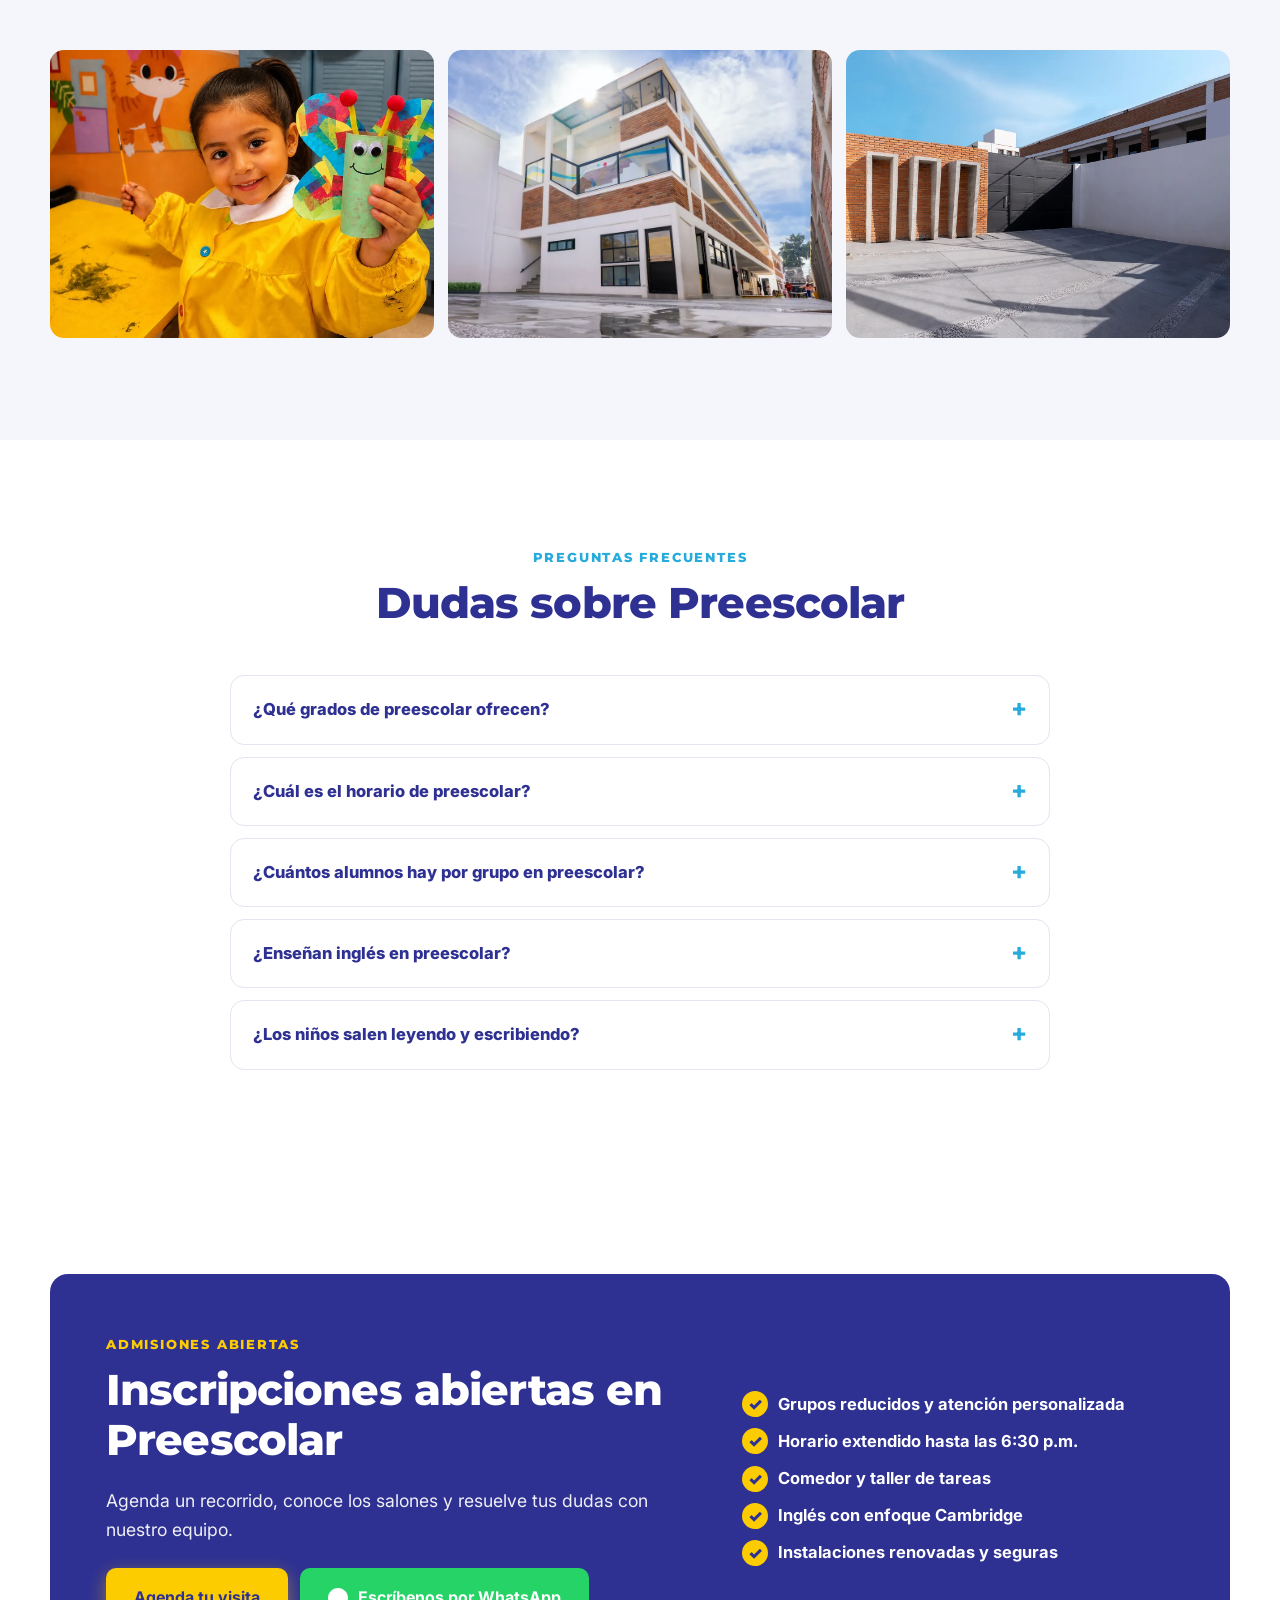
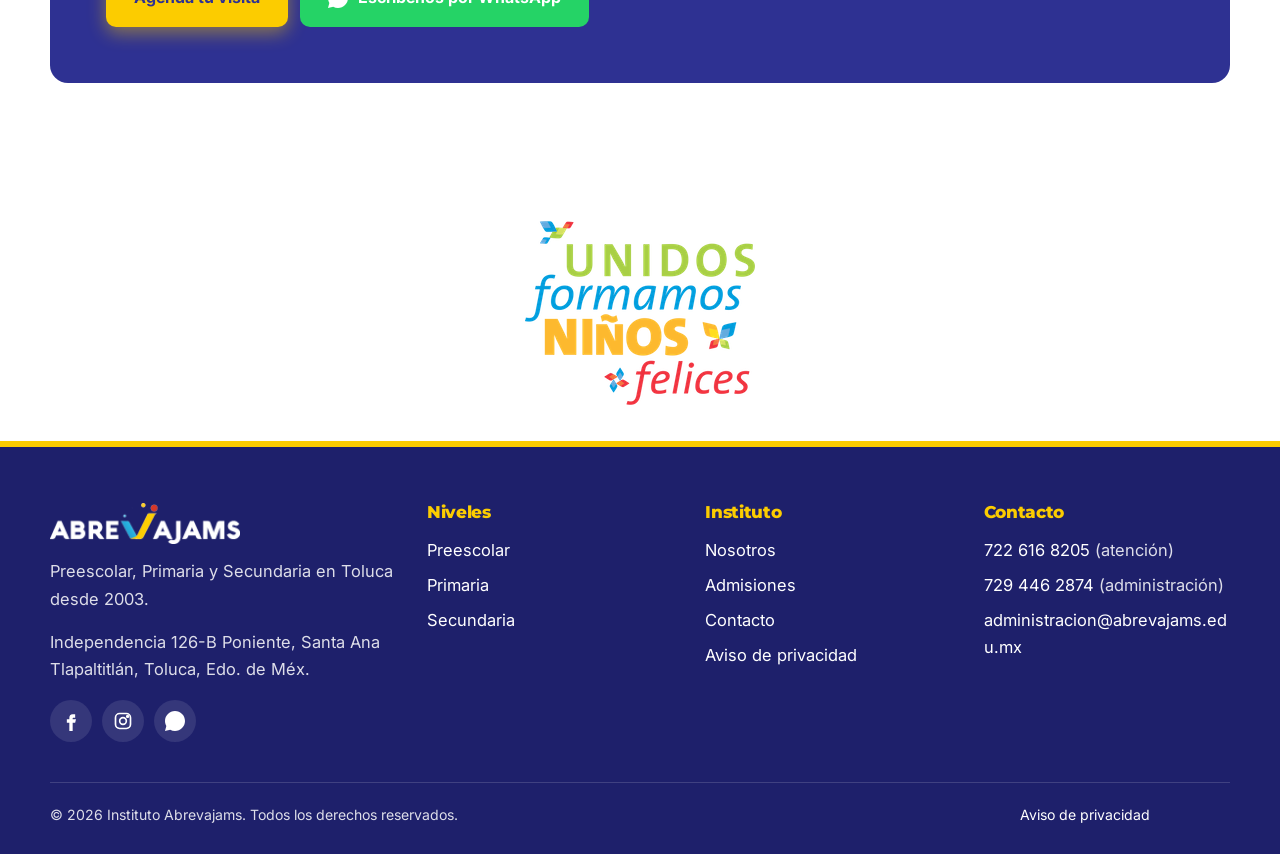
<file: public/preescolar/index.html>
<!doctype html>
<html lang="es-MX">
<head>
  <meta charset="utf-8">
  <meta name="viewport" content="width=device-width, initial-scale=1">
  <title>Preescolar en Toluca | Instituto Abrevajams</title>
  <meta name="description" content="Preescolar (Kinder I, II y III) en Santa Ana Tlapaltitlán, Toluca. Inglés Better Learning de Cambridge, método Singapur, STEAM, grupos de 14 a 16 alumnos y horario extendido.">
  <link rel="canonical" href="https://www.abrevajams.edu.mx/preescolar/">
  <meta name="theme-color" content="#2E3192">
  <meta property="og:type" content="website">
  <meta property="og:locale" content="es_MX">
  <meta property="og:site_name" content="Instituto Abrevajams">
  <meta property="og:title" content="Preescolar en Toluca | Instituto Abrevajams">
  <meta property="og:description" content="Preescolar (Kinder I, II y III) en Santa Ana Tlapaltitlán, Toluca. Inglés Better Learning de Cambridge, método Singapur, STEAM, grupos de 14 a 16 alumnos y horario extendido.">
  <meta property="og:url" content="https://www.abrevajams.edu.mx/preescolar/">
  <meta property="og:image" content="https://www.abrevajams.edu.mx/img/preescolar-salon-morado.webp">
  <meta name="twitter:card" content="summary_large_image">
  <link rel="icon" type="image/png" sizes="64x64" href="../img/favicon.png">
  <link rel="apple-touch-icon" href="../img/apple-touch-icon.png">
  <link rel="preconnect" href="https://fonts.googleapis.com">
  <link rel="preconnect" href="https://fonts.gstatic.com" crossorigin>
  <link href="https://fonts.googleapis.com/css2?family=Montserrat:wght@600;700;800&family=Inter:wght@400;500;600;700&display=swap" rel="stylesheet">
  <link rel="stylesheet" href="../css/estilos.css?v=202610081006">
  <script type="application/ld+json">
{
  "@context": "https://schema.org",
  "@type": [
    "School",
    "EducationalOrganization"
  ],
  "@id": "https://www.abrevajams.edu.mx/#escuela",
  "name": "Instituto Abrevajams",
  "slogan": "Unidos formamos niños felices",
  "url": "https://www.abrevajams.edu.mx/",
  "logo": "https://www.abrevajams.edu.mx/img/logo-abrevajams.png",
  "image": "https://www.abrevajams.edu.mx/img/edificio.webp",
  "foundingDate": "2003",
  "description": "Colegio privado en Toluca, Estado de México, con Preescolar, Primaria y Secundaria. Educación integral con metodologías STEAM, basada en proyectos, en problemas y aprendizaje-servicio; inglés con enfoque Better Learning de Cambridge y certificación Cambridge; grupos reducidos; horario extendido hasta las 6:30 p.m., taller de tareas y comedor.",
  "email": "administracion@abrevajams.edu.mx",
  "telephone": "+52-722-616-8205",
  "address": {
    "@type": "PostalAddress",
    "streetAddress": "Independencia 126-B Poniente, Santa Ana Tlapaltitlán",
    "addressLocality": "Toluca",
    "addressRegion": "Estado de México",
    "addressCountry": "MX"
  },
  "contactPoint": [
    {
      "@type": "ContactPoint",
      "contactType": "admissions",
      "telephone": "+52-722-616-8205",
      "availableLanguage": [
        "es"
      ]
    },
    {
      "@type": "ContactPoint",
      "contactType": "billing",
      "telephone": "+52-729-446-2874",
      "availableLanguage": [
        "es"
      ]
    }
  ],
  "sameAs": [
    "https://www.facebook.com/abrevajams",
    "https://www.instagram.com/instituto_abrevajams/"
  ]
}
  </script>
  <script type="application/ld+json">
{
  "@context": "https://schema.org",
  "@type": "BreadcrumbList",
  "itemListElement": [
    {
      "@type": "ListItem",
      "position": 1,
      "name": "Inicio",
      "item": "https://www.abrevajams.edu.mx/"
    },
    {
      "@type": "ListItem",
      "position": 2,
      "name": "Preescolar",
      "item": "https://www.abrevajams.edu.mx/preescolar/"
    }
  ]
}
  </script>
  <script type="application/ld+json">
{
  "@context": "https://schema.org",
  "@type": "EducationalOccupationalProgram",
  "name": "Preescolar (Kinder I, II y III)",
  "description": "Preescolar (Kinder I, II y III) en Santa Ana Tlapaltitlán, Toluca. Inglés Better Learning de Cambridge, método Singapur, STEAM, grupos de 14 a 16 alumnos y horario extendido.",
  "url": "https://www.abrevajams.edu.mx/preescolar/",
  "provider": {
    "@id": "https://www.abrevajams.edu.mx/#escuela"
  },
  "educationalLevel": "Preescolar",
  "inLanguage": "es-MX"
}
  </script>
  <script type="application/ld+json">
{
  "@context": "https://schema.org",
  "@type": "FAQPage",
  "mainEntity": [
    {
      "@type": "Question",
      "name": "¿Qué grados de preescolar ofrecen?",
      "acceptedAnswer": {
        "@type": "Answer",
        "text": "Kinder I, Kinder II y Kinder III."
      }
    },
    {
      "@type": "Question",
      "name": "¿Cuál es el horario de preescolar?",
      "acceptedAnswer": {
        "@type": "Answer",
        "text": "Kinder I de 8:30 a.m. a 2:00 p.m.; Kinder II y Kinder III de 8:00 a.m. a 2:30 p.m. Contamos con horario extendido de 2:30 a 6:30 p.m."
      }
    },
    {
      "@type": "Question",
      "name": "¿Cuántos alumnos hay por grupo en preescolar?",
      "acceptedAnswer": {
        "@type": "Answer",
        "text": "Trabajamos con grupos reducidos de 14 a 16 alumnos."
      }
    },
    {
      "@type": "Question",
      "name": "¿Enseñan inglés en preescolar?",
      "acceptedAnswer": {
        "@type": "Answer",
        "text": "Sí, con la metodología Better Learning de Cambridge, que introduce el inglés a través del juego, canciones y cuentos."
      }
    },
    {
      "@type": "Question",
      "name": "¿Los niños salen leyendo y escribiendo?",
      "acceptedAnswer": {
        "@type": "Answer",
        "text": "La alfabetización inicia en Kinder I y se consolida en Kinder III; al concluir, los alumnos alcanzan un dominio funcional de la lectura y escritura acorde a su desarrollo."
      }
    }
  ]
}
  </script>
</head>
<body>
  <a class="salto" href="#contenido">Saltar al contenido</a>

  <div class="barra-info">
    <div class="contenedor">
      <span class="ocultar-movil">Independencia 126-B Poniente, Santa Ana Tlapaltitlán, Toluca</span>
      <span><a href="tel:+527226168205">722 616 8205</a> · <a href="mailto:administracion@abrevajams.edu.mx">administracion@abrevajams.edu.mx</a></span>
    </div>
  </div>

  <header class="cabecera">
    <div class="contenedor">
      <a class="logo" href="../" aria-label="Instituto Abrevajams, inicio">
        <img src="../img/logo-abrevajams.png" alt="Instituto Abrevajams" width="776" height="168">
      </a>
      <button class="boton-menu" aria-expanded="false" aria-controls="menu" aria-label="Abrir menú">
        <svg viewBox="0 0 24 24" fill="none" stroke="currentColor" stroke-width="2.4" stroke-linecap="round" aria-hidden="true"><path d="M4 7h16M4 12h16M4 17h16"/></svg>
      </button>
      <nav aria-label="Principal">
        <ul class="menu" id="menu">
          <li><a href="../">Inicio</a></li>
          <li><a href="../nosotros/">Nosotros</a></li>
          <li><a href="../preescolar/" class="activo" aria-current="page">Preescolar</a></li>
          <li><a href="../primaria/">Primaria</a></li>
          <li><a href="../secundaria/">Secundaria</a></li>
          <li><a href="../admisiones/">Admisiones</a></li>
          <li><a href="../contacto/">Contacto</a></li>
          <li><a class="btn btn--primario" href="../admisiones/#agenda">Agenda tu visita</a></li>
        </ul>
      </nav>
    </div>
  </header>

  <main id="contenido">
    <section class="portada-pag portada-pag--pre">
      <img class="portada-pag__foto" src="../img/preescolar-salon-morado.webp" alt="" style="object-position:center">
      <div class="portada-pag__capa"></div>
      <div class="contenedor">
        <nav class="migas" aria-label="Ruta de navegación"><a href="../">Inicio</a><span aria-hidden="true">/</span><a href="../#niveles">Niveles</a><span aria-hidden="true">/</span><span>Preescolar</span></nav>
        <h1>Preescolar: <span>el feliz inicio</span> del aprendizaje</h1>
        <p>Kinder I, II y III en un ambiente cálido y seguro, donde los niños aprenden jugando, se expresan y descubren el mundo.</p>
        <div class="hero2__botones">
          <a class="btn btn--primario" href="../admisiones/#agenda">Agenda tu visita</a>
          <a class="btn btn--contorno" href="#contenido-pagina">Conoce más</a>
        </div>
      </div>
    </section>

    <div class="ficha" id="contenido-pagina">
      <div class="contenedor">
          <div><strong>Kinder I, II y III</strong><span>Grados</span></div>
          <div><strong>8:00 a.m. – 2:30 p.m.</strong><span>Kinder II y III (Kinder I 8:30 – 2:00)</span></div>
          <div><strong>14 a 16 alumnos</strong><span>Grupos reducidos</span></div>
          <div><strong>Hasta 6:30 p.m.</strong><span>Horario extendido</span></div>
      </div>
    </div>

    <section class="seccion">
      <div class="contenedor intro">
        <div>
          <span class="etiqueta">Preescolar · Kinder I, II y III</span>
          <h2>Aprender jugando, con bases sólidas</h2>
            <p>En Preescolar sentamos las bases del aprendizaje con experiencias centradas en cada niño. Reconocemos que cada alumno aprende de manera única, por eso diseñamos actividades que promueven la participación activa, la exploración y el desarrollo de habilidades a través del juego.</p>
            <p>La alfabetización comienza desde Kinder I y se consolida en Kinder III; el inglés se introduce con juegos, canciones y cuentos; y las matemáticas se construyen manipulando, contando y descubriendo patrones.</p>
        </div>
        <img src="../img/preescolar-salon-2.webp" alt="Alumnos de preescolar en su salón temático" loading="lazy" width="1400" height="934">
      </div>
    </section>

    <section class="seccion seccion--suave" id="mapa-curricular">
      <div class="contenedor mapa-curricular">
        <figure>
          <img src="../img/mapa-curricular-preescolar.webp" alt="Mapa curricular de Preescolar: campos formativos y asignaturas" width="999" height="1000" loading="lazy">
          <figcaption>Mapa curricular de Preescolar</figcaption>
        </figure>
        <div>
          <span class="etiqueta">Mapa curricular</span>
          <h2>Cuatro campos formativos</h2>
          <p>Nuestro plan de estudios se organiza en los campos formativos de la Nueva Escuela Mexicana, enriquecidos con los programas propios del Instituto.</p>
          <ul class="campos-lista">
              <li><i style="background:var(--coral)"></i><div><strong>Lenguajes</strong><span>Español y lectoescritura, Inglés, Artes</span></div></li>
              <li><i style="background:var(--cielo)"></i><div><strong>Saberes y pensamiento científico</strong><span>Matemáticas, Ciencias</span></div></li>
              <li><i style="background:var(--ambar)"></i><div><strong>De lo humano y lo comunitario</strong><span>Cantos y juegos, Regulación de emociones, Ritmo en movimiento</span></div></li>
              <li><i style="background:var(--verde)"></i><div><strong>Ética, naturaleza y sociedades</strong><span>Convivencia y vida en comunidad, Tiempo histórico y cultura, Responsabilidad ética y social</span></div></li>
          </ul>
        </div>
      </div>
    </section>

    <section class="seccion" id="campos">
      <div class="contenedor">
        <div class="encabezado-seccion">
          <span class="etiqueta">Qué aprenden</span>
          <h2>Así trabajamos cada campo formativo</h2>
        </div>
        <div class="campo">
          <div class="campo__titulo"><i style="background:var(--coral)"></i><h3><small>Campo formativo</small>Lenguajes</h3></div>
          <div class="materias">
            <article class="materia">
              <h4>Español y lectoescritura</h4>
              <p>Alfabetización temprana que inicia en Kinder I y se consolida en Kinder III, promoviendo un aprendizaje gradual y significativo.</p>
              <ul><li>Estrategias enfocadas en el desarrollo del lenguaje y la conciencia fonológica</li><li>Apropiación progresiva del sistema de escritura</li><li>Al concluir Kinder III, dominio funcional de la lectura y escritura acorde a su desarrollo</li></ul>
            </article>
            <article class="materia">
              <h4>Inglés</h4>
              <p>Metodología Better Learning de Cambridge, con contenidos diseñados para el desarrollo de habilidades lingüísticas, sociales, emocionales y cognitivas, respetando el ritmo natural de cada niño.</p>
              <ul><li>Introducción al inglés a través del juego, canciones y cuentos</li><li>Vocabulario, comprensión auditiva y expresión oral desde edades tempranas</li></ul>
            </article>
            <article class="materia">
              <h4>Artes</h4>
              <p>El arte es una herramienta para expresar emociones, desarrollar la creatividad y fortalecer habilidades esenciales.</p>
              <ul><li>Artes plásticas: colores, formas y texturas</li><li>Danza: ritmo, coordinación y expresión corporal</li><li>Teatro: imaginación, lenguaje y juego de roles</li></ul>
            </article>
          </div>
        </div>
        <div class="campo">
          <div class="campo__titulo"><i style="background:var(--cielo)"></i><h3><small>Campo formativo</small>Saberes y pensamiento científico</h3></div>
          <div class="materias">
            <article class="materia">
              <h4>Matemáticas</h4>
              <p>Aprendizaje de las matemáticas con enfoque STEAM, que integra la manipulación, el juego y la creatividad para desarrollar habilidades lógico-matemáticas.</p>
              <ul><li>Números y conteo en situaciones cotidianas</li><li>Formas, patrones y medidas en actividades lúdicas</li><li>Método Singapur para resolver problemas con actividades visuales y prácticas</li></ul>
            </article>
            <article class="materia">
              <h4>Ciencias</h4>
              <p>Pensamiento científico con metodología STEAM, estimulando la curiosidad y la investigación activa en el entorno natural y social.</p>
              <ul><li>Observación y experimentación en el Taller de Ciencias</li><li>Construcción de identidad personal y social</li><li>Conexión con la naturaleza y cuidado del medio ambiente</li></ul>
            </article>
          </div>
        </div>
        <div class="campo">
          <div class="campo__titulo"><i style="background:var(--ambar)"></i><h3><small>Campo formativo</small>De lo humano y lo comunitario</h3></div>
          <div class="materias">
            <article class="materia">
              <h4>Cantos y juegos</h4>
              <p>Cantos y juegos que favorecen el desarrollo integral mediante la diversión, la expresión y la socialización.</p>
              <ul><li>Estimulan el lenguaje, la memoria y la coordinación motriz</li><li>Fomentan la interacción social y el trabajo en equipo</li><li>Desarrollan la creatividad y el sentido rítmico</li></ul>
            </article>
            <article class="materia">
              <h4>Regulación de emociones</h4>
              <p>Acompañamos a los niños a reconocer y manejar sus emociones, favoreciendo un desarrollo afectivo saludable.</p>
              <ul><li>Identifican y nombran emociones propias y de los demás</li><li>Aprenden estrategias sencillas para autorregularse</li><li>Fortalecen la empatía, la autoestima y la convivencia armónica</li></ul>
            </article>
            <article class="materia">
              <h4>Ritmo en movimiento</h4>
              <p>A través del ritmo y el movimiento desarrollan coordinación, expresión corporal y sensibilidad musical.</p>
              <ul><li>Mejoran su motricidad gruesa y control corporal</li><li>Reconocen patrones rítmicos que estimulan el pensamiento lógico y la memoria</li></ul>
            </article>
          </div>
        </div>
        <div class="campo">
          <div class="campo__titulo"><i style="background:var(--verde)"></i><h3><small>Campo formativo</small>Ética, naturaleza y sociedades</h3></div>
          <div class="materias">
            <article class="materia">
              <h4>Convivencia y vida en comunidad</h4>
              <p>Bases para una convivencia armónica: respetar turnos, seguir acuerdos, expresar ideas y resolver conflictos de manera pacífica.</p>
              <ul><li>Reconocimiento de emociones propias y de los demás</li><li>Autoestima, autonomía y seguridad</li><li>Valoración de la diversidad y respeto por las diferencias</li></ul>
            </article>
            <article class="materia">
              <h4>Tiempo histórico y cultura</h4>
              <p>Los niños reconocen el paso del tiempo a través de rutinas, celebraciones y relatos, y se acercan a las manifestaciones culturales de su entorno.</p>
              <ul><li>Acercamiento a tradiciones, costumbres, oficios y festividades</li><li>Apreciación de la riqueza cultural propia y de otros grupos</li></ul>
            </article>
            <article class="materia">
              <h4>Responsabilidad ética y social</h4>
              <p>Reflexión sobre lo que está bien o mal, respeto a los derechos de los demás y toma de decisiones responsables.</p>
              <ul><li>Sentido de justicia y equidad</li><li>Respeto por los derechos propios y ajenos</li><li>Impacto de nuestras acciones en los demás y en el planeta</li></ul>
            </article>
          </div>
        </div>
      </div>
    </section>

    <section class="seccion seccion--suave" id="metodologias">
      <div class="contenedor">
        <div class="encabezado-seccion">
          <span class="etiqueta">Metodologías</span>
          <h2>Aprendizaje centrado en el estudiante</h2>
          <p>Diseñamos experiencias que atienden los distintos estilos y ritmos de aprendizaje, para que cada alumno alcance su máximo potencial.</p>
        </div>
        <div class="metodos">
          <article class="metodo">
            <small>Metodología</small>
            <h3>Basada en proyectos</h3>
            <p>Permite a los alumnos aprender de manera activa, significativa y colaborativa, desarrollando habilidades para la vida real.</p>
          </article>
          <article class="metodo">
            <small>Metodología</small>
            <h3>Con enfoque STEAM</h3>
            <p>Integra ciencia, tecnología, ingeniería, arte y matemáticas para fomentar el pensamiento crítico, la creatividad y la resolución de problemas en contextos reales.</p>
          </article>
          <article class="metodo">
            <small>Metodología</small>
            <h3>Aprendizaje-servicio</h3>
            <p>Vincula el trabajo académico con la participación en proyectos comunitarios, fortaleciendo el compromiso social y el aprendizaje significativo.</p>
          </article>
          <article class="metodo">
            <small>Metodología</small>
            <h3>Basada en problemas</h3>
            <p>El alumno resuelve un problema auténtico a partir de la investigación, el análisis y la toma de decisiones, desarrollando indagación, argumentación y autonomía.</p>
          </article>
        </div>
      </div>
    </section>

    <section class="seccion" id="horarios">
      <div class="contenedor horarios">
        <table class="tabla-horario">
          <caption>Horarios de Preescolar</caption>
          <tbody>
            <tr><th scope="row">Kinder I</th><td>8:30 a.m. – 2:00 p.m.</td></tr>
            <tr><th scope="row">Kinder II y Kinder III</th><td>8:00 a.m. – 2:30 p.m.</td></tr>
            <tr><th scope="row">Horario extendido</th><td>2:30 p.m. – 6:30 p.m.</td></tr>
            <tr><th scope="row">Grupos</th><td>14 a 16 alumnos</td></tr>
          </tbody>
        </table>
        <div>
          <span class="etiqueta">Servicios vespertinos</span>
          <h2>Pensado para familias que trabajan</h2>
        <div class="servicios servicios--2">
          <div class="servicio">
            <div class="rasgo__icono" style="background:#FFF4D6;color:#B07F00"><svg viewBox="0 0 24 24" fill="none" stroke="currentColor" stroke-width="2" stroke-linecap="round" stroke-linejoin="round" aria-hidden="true"><circle cx="12" cy="12" r="9"/><path d="M12 7v5l3 2"/></svg></div>
            <h3>Horario extendido</h3><p>De 2:30 a 6:30 p.m., con actividades lúdicas y formativas en un ambiente seguro y estimulante.</p>
          </div>
          <div class="servicio">
            <div class="rasgo__icono" style="background:#F2F8E3;color:#6E8B1E"><svg viewBox="0 0 24 24" fill="none" stroke="currentColor" stroke-width="2" stroke-linecap="round" stroke-linejoin="round" aria-hidden="true"><path d="M4 19.5A2.5 2.5 0 0 1 6.5 17H20V3H6.5A2.5 2.5 0 0 0 4 5.5z"/><path d="M4 19.5A2.5 2.5 0 0 0 6.5 22H20v-5"/></svg></div>
            <h3>Taller de tareas</h3><p>Acompañamiento docente en un espacio guiado y tranquilo para terminar los deberes con comprensión.</p>
          </div>
          <div class="servicio">
            <div class="rasgo__icono" style="background:#FDE8EA;color:var(--coral)"><svg viewBox="0 0 24 24" fill="none" stroke="currentColor" stroke-width="2" stroke-linecap="round" stroke-linejoin="round" aria-hidden="true"><path d="M3 11h18M5 11a7 7 0 0 1 14 0M4 15h16l-1.5 4h-13z"/></svg></div>
            <h3>Comedor</h3><p>Servicio de comedor flexible, adaptado a las necesidades de cada familia.</p>
          </div>
          <div class="servicio">
            <div class="rasgo__icono" style="background:#E6F6FC;color:var(--cielo)"><svg viewBox="0 0 24 24" fill="none" stroke="currentColor" stroke-width="2" stroke-linecap="round" stroke-linejoin="round" aria-hidden="true"><circle cx="12" cy="8" r="5"/><path d="M8.5 12.5 7 22l5-3 5 3-1.5-9.5"/></svg></div>
            <h3>Actividades vespertinas</h3><p>Actividades que complementan el desarrollo físico, artístico y emocional de los alumnos.</p>
          </div>
        </div>
        </div>
      </div>
    </section>

    <section class="seccion seccion--suave" id="vida-escolar">
      <div class="contenedor">
        <div class="encabezado-seccion">
          <span class="etiqueta">Promoción cultural</span>
          <h2>Aprender también fuera del salón</h2>
          <p>Visitas escolares, eventos culturales y clases abiertas que acercan a los alumnos al arte, la historia, las tradiciones y la comunidad.</p>
        </div>
        <div class="fotos">
          <img src="../img/nivel-preescolar.webp" alt="Alumna de preescolar con su manualidad" loading="lazy" width="1200" height="900">
          <img src="../img/fachada.webp" alt="Edificio del Instituto Abrevajams" loading="lazy" width="1200" height="900">
          <img src="../img/patio.webp" alt="Patio de la escuela" loading="lazy" width="1200" height="900">
        </div>
      </div>
    </section>

    <section class="seccion" id="preguntas">
      <div class="contenedor">
        <div class="encabezado-seccion">
          <span class="etiqueta">Preguntas frecuentes</span>
          <h2>Dudas sobre Preescolar</h2>
        </div>
        <div class="faq">
          <details>
            <summary>¿Qué grados de preescolar ofrecen?</summary>
            <p>Kinder I, Kinder II y Kinder III.</p>
          </details>
          <details>
            <summary>¿Cuál es el horario de preescolar?</summary>
            <p>Kinder I de 8:30 a.m. a 2:00 p.m.; Kinder II y Kinder III de 8:00 a.m. a 2:30 p.m. Contamos con horario extendido de 2:30 a 6:30 p.m.</p>
          </details>
          <details>
            <summary>¿Cuántos alumnos hay por grupo en preescolar?</summary>
            <p>Trabajamos con grupos reducidos de 14 a 16 alumnos.</p>
          </details>
          <details>
            <summary>¿Enseñan inglés en preescolar?</summary>
            <p>Sí, con la metodología Better Learning de Cambridge, que introduce el inglés a través del juego, canciones y cuentos.</p>
          </details>
          <details>
            <summary>¿Los niños salen leyendo y escribiendo?</summary>
            <p>La alfabetización inicia en Kinder I y se consolida en Kinder III; al concluir, los alumnos alcanzan un dominio funcional de la lectura y escritura acorde a su desarrollo.</p>
          </details>
        </div>
      </div>
    </section>

    <section class="seccion">
      <div class="contenedor">
        <div class="franja">
          <div>
            <span class="etiqueta" style="color:var(--amarillo)">Admisiones abiertas</span>
            <h2>Inscripciones abiertas en Preescolar</h2>
            <p>Agenda un recorrido, conoce los salones y resuelve tus dudas con nuestro equipo.</p>
            <div class="franja__botones">
              <a class="btn btn--primario" href="../admisiones/#agenda">Agenda tu visita</a>
              <a class="btn btn--whatsapp" href="https://wa.me/527226168205?text=Hola%2C%20me%20interesa%20informaci%C3%B3n%20de%20Preescolar%20en%20el%20Instituto%20Abrevajams" target="_blank" rel="noopener"><svg viewBox="0 0 24 24" fill="currentColor" aria-hidden="true"><path d="M12 0C5.4 0 0 5.4 0 12c0 2.1.6 4.2 1.6 6L0 24l6.2-1.6c1.8 1 3.8 1.5 5.8 1.5 6.6 0 12-5.4 12-12S18.6 0 12 0zm5.5 14.4c-.3-.1-1.7-.8-2-.9-.3-.1-.5-.1-.7.1-.2.3-.8.9-.9 1.1-.2.2-.3.2-.6.1-.3-.1-1.2-.5-2.3-1.4-.9-.8-1.4-1.7-1.6-2-.2-.3 0-.5.1-.6l.4-.5.3-.5c.1-.2 0-.4 0-.5l-.9-2.2c-.2-.6-.5-.5-.7-.5h-.6c-.2 0-.5.1-.8.4-.3.3-1 1-1 2.5s1.1 2.9 1.2 3.1c.1.2 2.1 3.2 5.1 4.5 2.5 1 3 .8 3.6.7.6-.1 1.7-.7 2-1.4.2-.7.2-1.2.2-1.4-.1-.1-.3-.2-.6-.3z"/></svg> Escríbenos por WhatsApp</a>
            </div>
          </div>
          <ul>
            <li>Grupos reducidos y atención personalizada</li>
            <li>Horario extendido hasta las 6:30 p.m.</li>
            <li>Comedor y taller de tareas</li>
            <li>Inglés con enfoque Cambridge</li>
            <li>Instalaciones renovadas y seguras</li>
          </ul>
        </div>
      </div>
    </section>

  </main>

  <footer class="pie">
    <div class="pie__franja-eslogan">
      <img src="../img/slogan.png" alt="Unidos formamos niños felices" loading="lazy" width="230" height="184">
    </div>
    <div class="contenedor">
      <div class="pie__rejilla">
        <div>
          <img class="pie__logo" src="../img/logo-abrevajams-blanco.png" alt="Instituto Abrevajams" loading="lazy" width="776" height="168">
          <p>Preescolar, Primaria y Secundaria en Toluca desde 2003.</p>
          <p>Independencia 126-B Poniente, Santa Ana Tlapaltitlán, Toluca, Edo. de Méx.</p>
          <div class="redes">
            <a href="https://www.facebook.com/abrevajams" target="_blank" rel="noopener" aria-label="Facebook"><svg viewBox="0 0 24 24" fill="currentColor" aria-hidden="true"><path d="M14 8h3V4h-3c-2.8 0-4 1.8-4 4.3V10H7v4h3v10h4V14h3l1-4h-4V8.6c0-.4.2-.6.6-.6z"/></svg></a>
            <a href="https://www.instagram.com/instituto_abrevajams/" target="_blank" rel="noopener" aria-label="Instagram"><svg viewBox="0 0 24 24" fill="none" stroke="currentColor" stroke-width="2" aria-hidden="true"><rect x="3" y="3" width="18" height="18" rx="5"/><circle cx="12" cy="12" r="4"/><circle cx="17.5" cy="6.5" r="1" fill="currentColor"/></svg></a>
            <a href="https://wa.me/527226168205" target="_blank" rel="noopener" aria-label="WhatsApp"><svg viewBox="0 0 24 24" fill="currentColor" aria-hidden="true"><path d="M12 0C5.4 0 0 5.4 0 12c0 2.1.6 4.2 1.6 6L0 24l6.2-1.6c1.8 1 3.8 1.5 5.8 1.5 6.6 0 12-5.4 12-12S18.6 0 12 0zm5.5 14.4c-.3-.1-1.7-.8-2-.9-.3-.1-.5-.1-.7.1-.2.3-.8.9-.9 1.1-.2.2-.3.2-.6.1-.3-.1-1.2-.5-2.3-1.4-.9-.8-1.4-1.7-1.6-2-.2-.3 0-.5.1-.6l.4-.5.3-.5c.1-.2 0-.4 0-.5l-.9-2.2c-.2-.6-.5-.5-.7-.5h-.6c-.2 0-.5.1-.8.4-.3.3-1 1-1 2.5s1.1 2.9 1.2 3.1c.1.2 2.1 3.2 5.1 4.5 2.5 1 3 .8 3.6.7.6-.1 1.7-.7 2-1.4.2-.7.2-1.2.2-1.4-.1-.1-.3-.2-.6-.3z"/></svg></a>
          </div>
        </div>
        <div>
          <h4>Niveles</h4>
          <ul>
            <li><a href="../preescolar/">Preescolar</a></li>
            <li><a href="../primaria/">Primaria</a></li>
            <li><a href="../secundaria/">Secundaria</a></li>
          </ul>
        </div>
        <div>
          <h4>Instituto</h4>
          <ul>
            <li><a href="../nosotros/">Nosotros</a></li>
            <li><a href="../admisiones/">Admisiones</a></li>
            <li><a href="../contacto/">Contacto</a></li>
            <li><a href="../aviso-de-privacidad/">Aviso de privacidad</a></li>
          </ul>
        </div>
        <div>
          <h4>Contacto</h4>
          <ul>
            <li><a href="tel:+527226168205">722 616 8205</a> (atención)</li>
            <li><a href="tel:+527294462874">729 446 2874</a> (administración)</li>
            <li><a href="mailto:administracion@abrevajams.edu.mx">administracion@abrevajams.edu.mx</a></li>
          </ul>
        </div>
      </div>
      <div class="pie__legal">
        <span>© 2026 Instituto Abrevajams. Todos los derechos reservados.</span>
        <a href="../aviso-de-privacidad/">Aviso de privacidad</a>
      </div>
    </div>
  </footer>

  <a class="wa-flotante" href="https://wa.me/527226168205?text=Hola%2C%20me%20interesa%20informaci%C3%B3n%20del%20Instituto%20Abrevajams" target="_blank" rel="noopener" aria-label="Escríbenos por WhatsApp"><svg viewBox="0 0 24 24" fill="currentColor" aria-hidden="true"><path d="M12 0C5.4 0 0 5.4 0 12c0 2.1.6 4.2 1.6 6L0 24l6.2-1.6c1.8 1 3.8 1.5 5.8 1.5 6.6 0 12-5.4 12-12S18.6 0 12 0zm5.5 14.4c-.3-.1-1.7-.8-2-.9-.3-.1-.5-.1-.7.1-.2.3-.8.9-.9 1.1-.2.2-.3.2-.6.1-.3-.1-1.2-.5-2.3-1.4-.9-.8-1.4-1.7-1.6-2-.2-.3 0-.5.1-.6l.4-.5.3-.5c.1-.2 0-.4 0-.5l-.9-2.2c-.2-.6-.5-.5-.7-.5h-.6c-.2 0-.5.1-.8.4-.3.3-1 1-1 2.5s1.1 2.9 1.2 3.1c.1.2 2.1 3.2 5.1 4.5 2.5 1 3 .8 3.6.7.6-.1 1.7-.7 2-1.4.2-.7.2-1.2.2-1.4-.1-.1-.3-.2-.6-.3z"/></svg></a>

  <script>
    (function () {
      var boton = document.querySelector('.boton-menu');
      var menu = document.getElementById('menu');
      boton.addEventListener('click', function () {
        var abierto = menu.classList.toggle('abierto');
        boton.setAttribute('aria-expanded', abierto);
      });
      // Formularios: arman un mensaje de WhatsApp con los datos capturados
      document.querySelectorAll('form[data-whatsapp]').forEach(function (form) {
        form.addEventListener('submit', function (ev) {
          ev.preventDefault();
          if (!form.reportValidity()) return;
          var datos = new FormData(form);
          var lineas = [form.dataset.whatsapp];
          form.querySelectorAll('[data-etiqueta]').forEach(function (campo) {
            var valor = (datos.get(campo.name) || '').toString().trim();
            if (valor) lineas.push(campo.dataset.etiqueta + ': ' + valor);
          });
          var url = 'https://wa.me/527226168205?text=' + encodeURIComponent(lineas.join('\n'));
          window.open(url, '_blank', 'noopener');
          var aviso = form.querySelector('.form-enviado');
          if (aviso) aviso.hidden = false;
        });
      });
    })();
  </script>
</body>
</html>
</file>
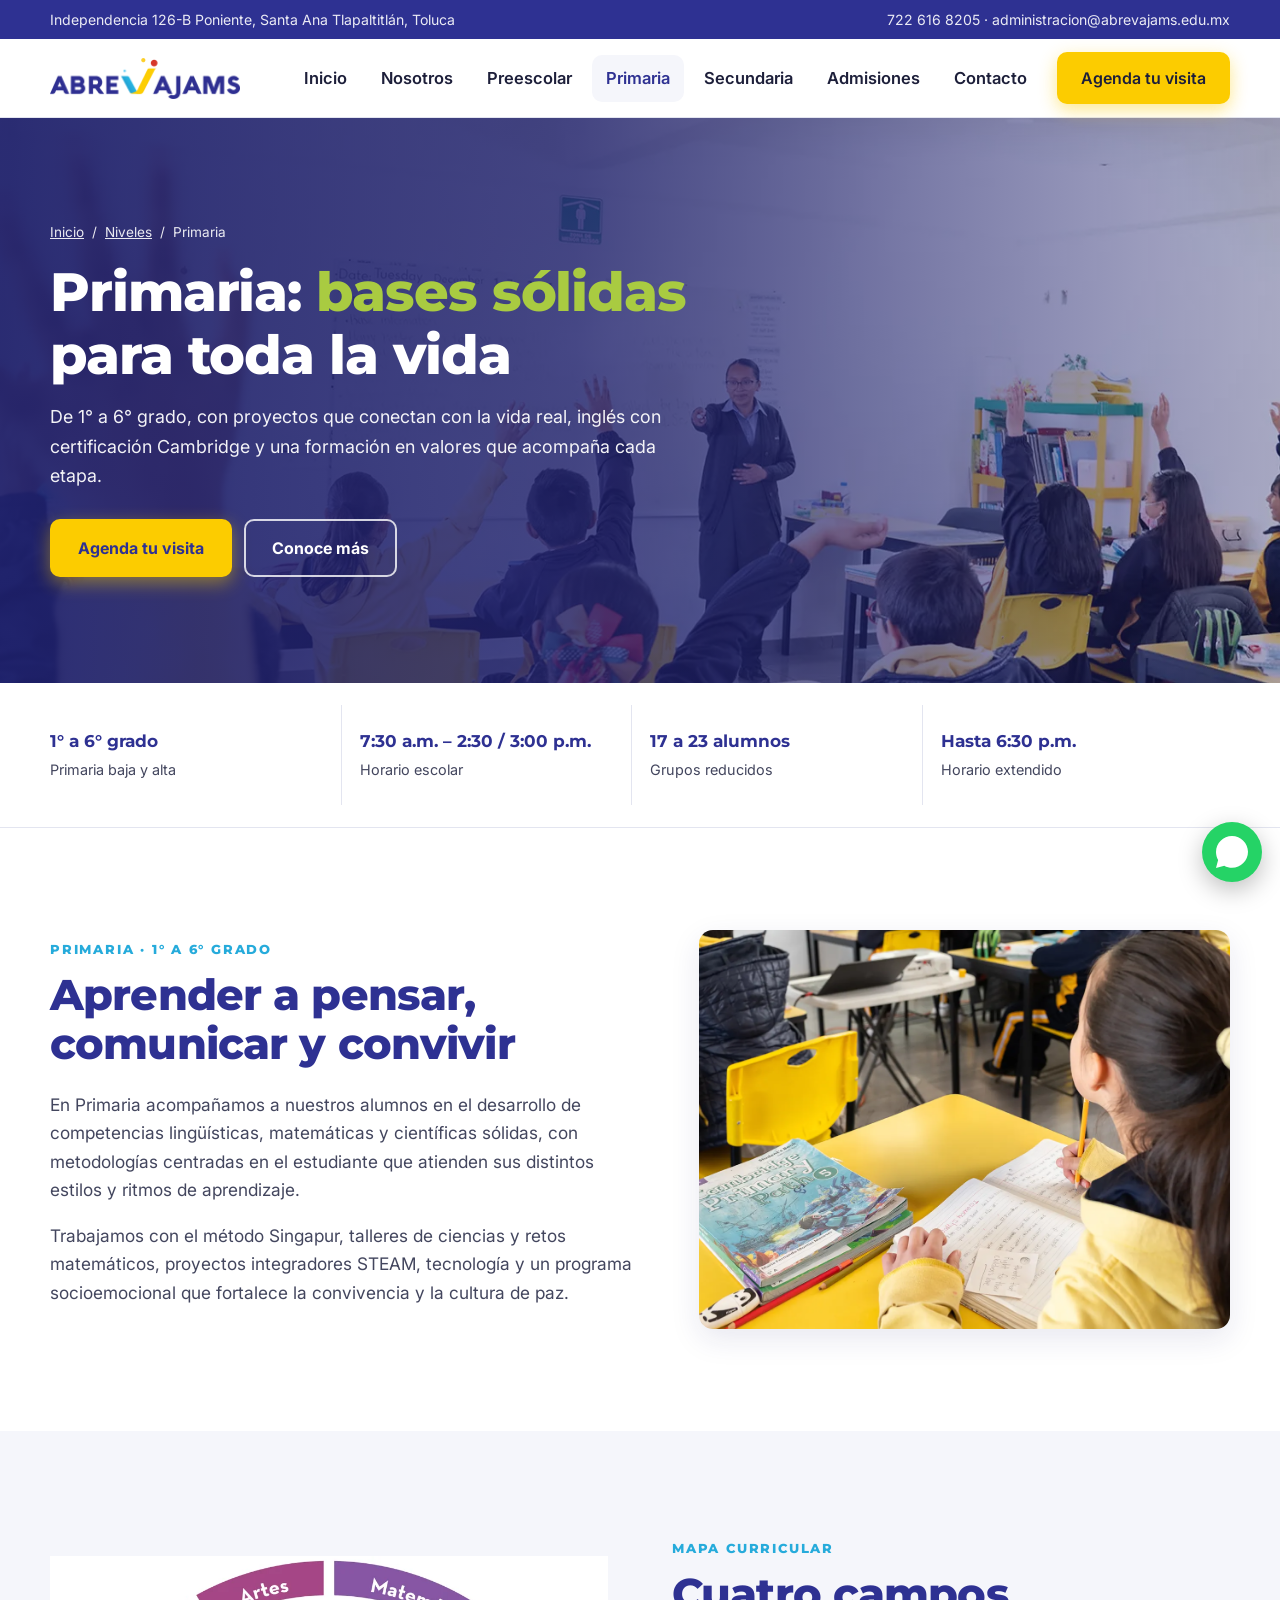
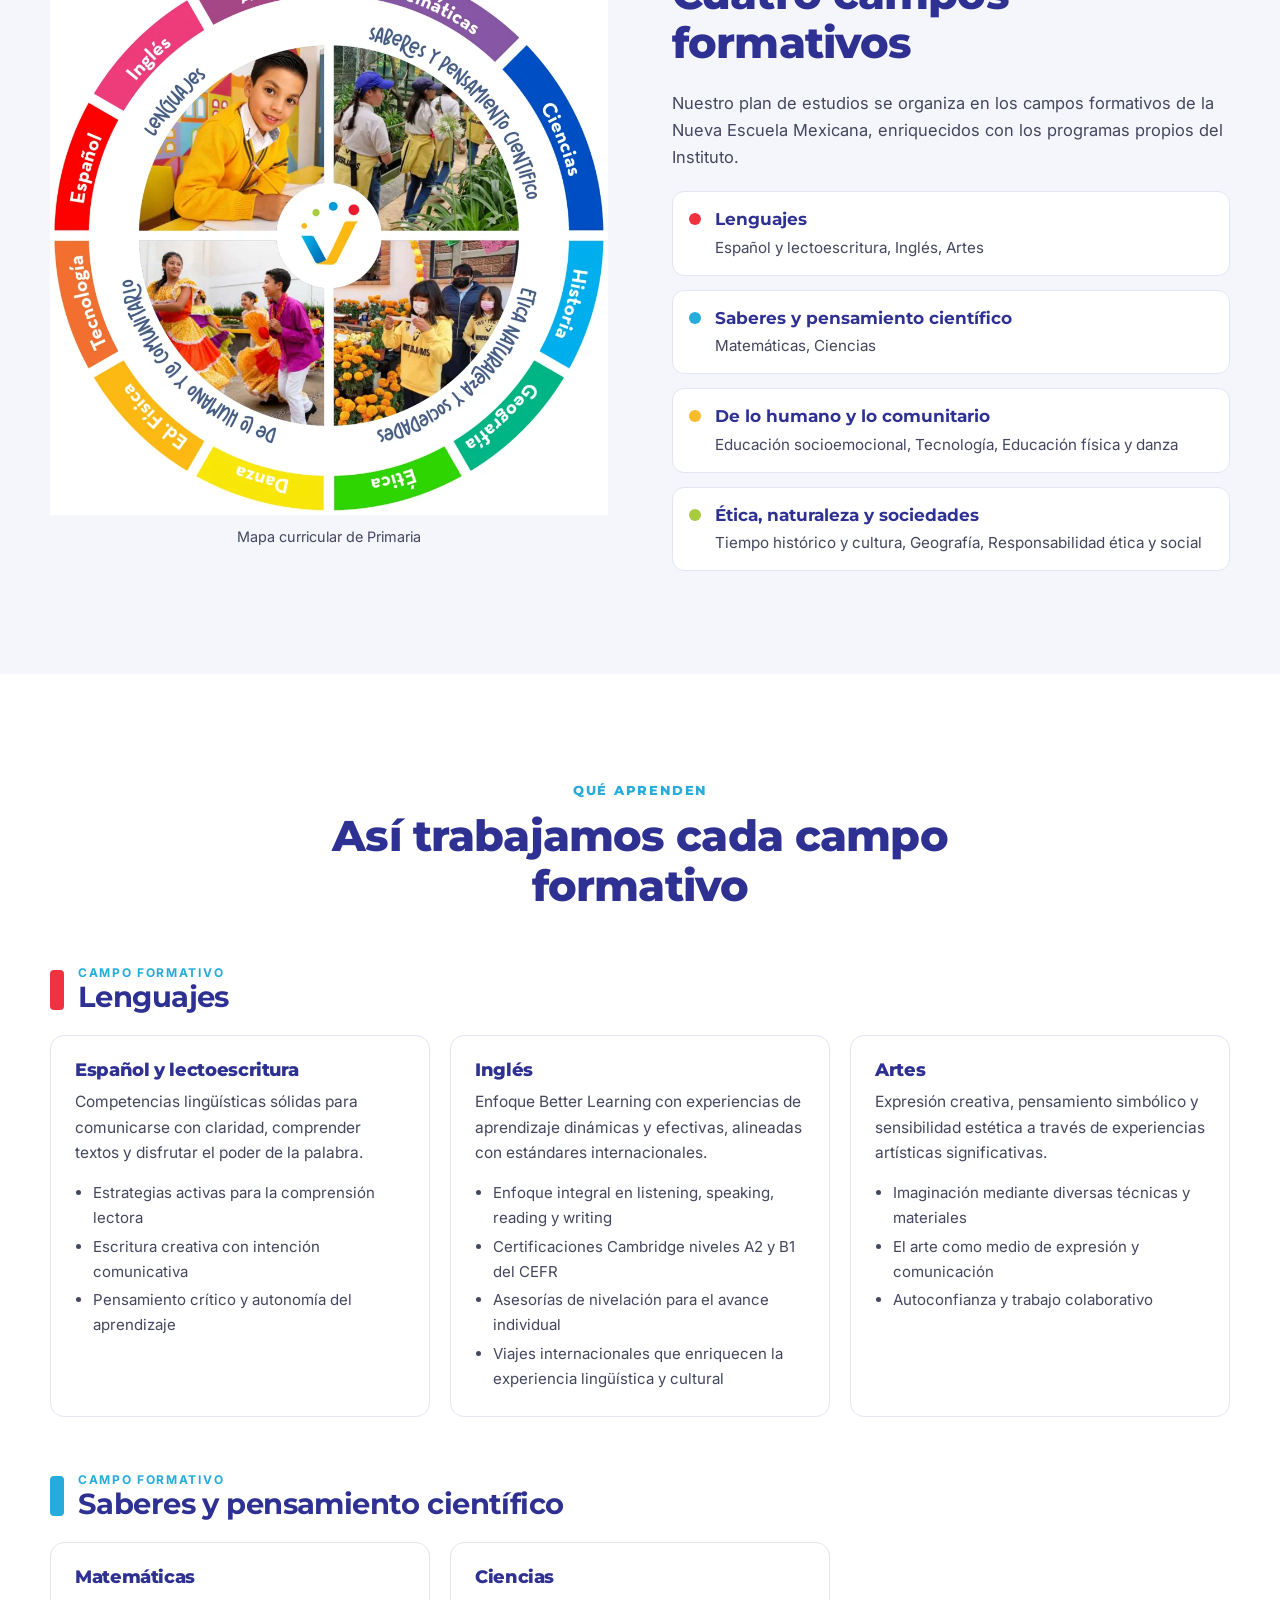
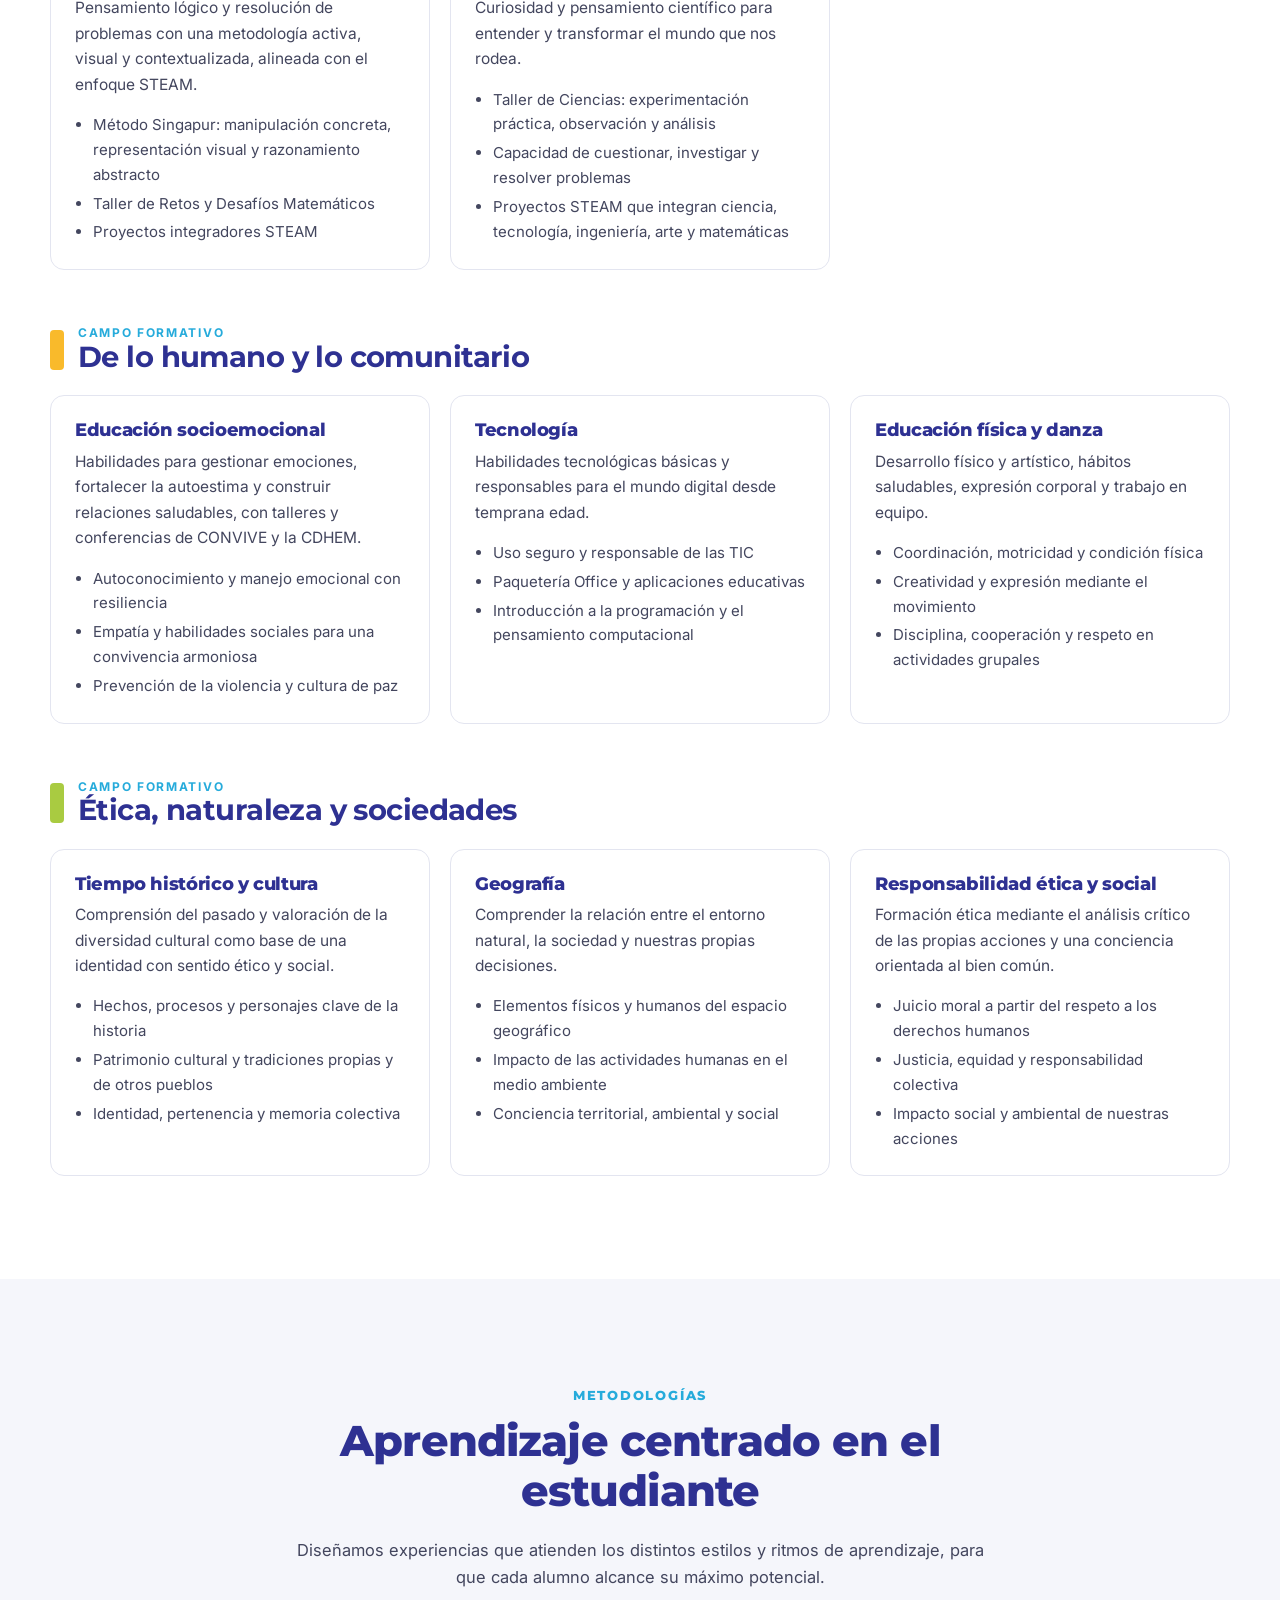
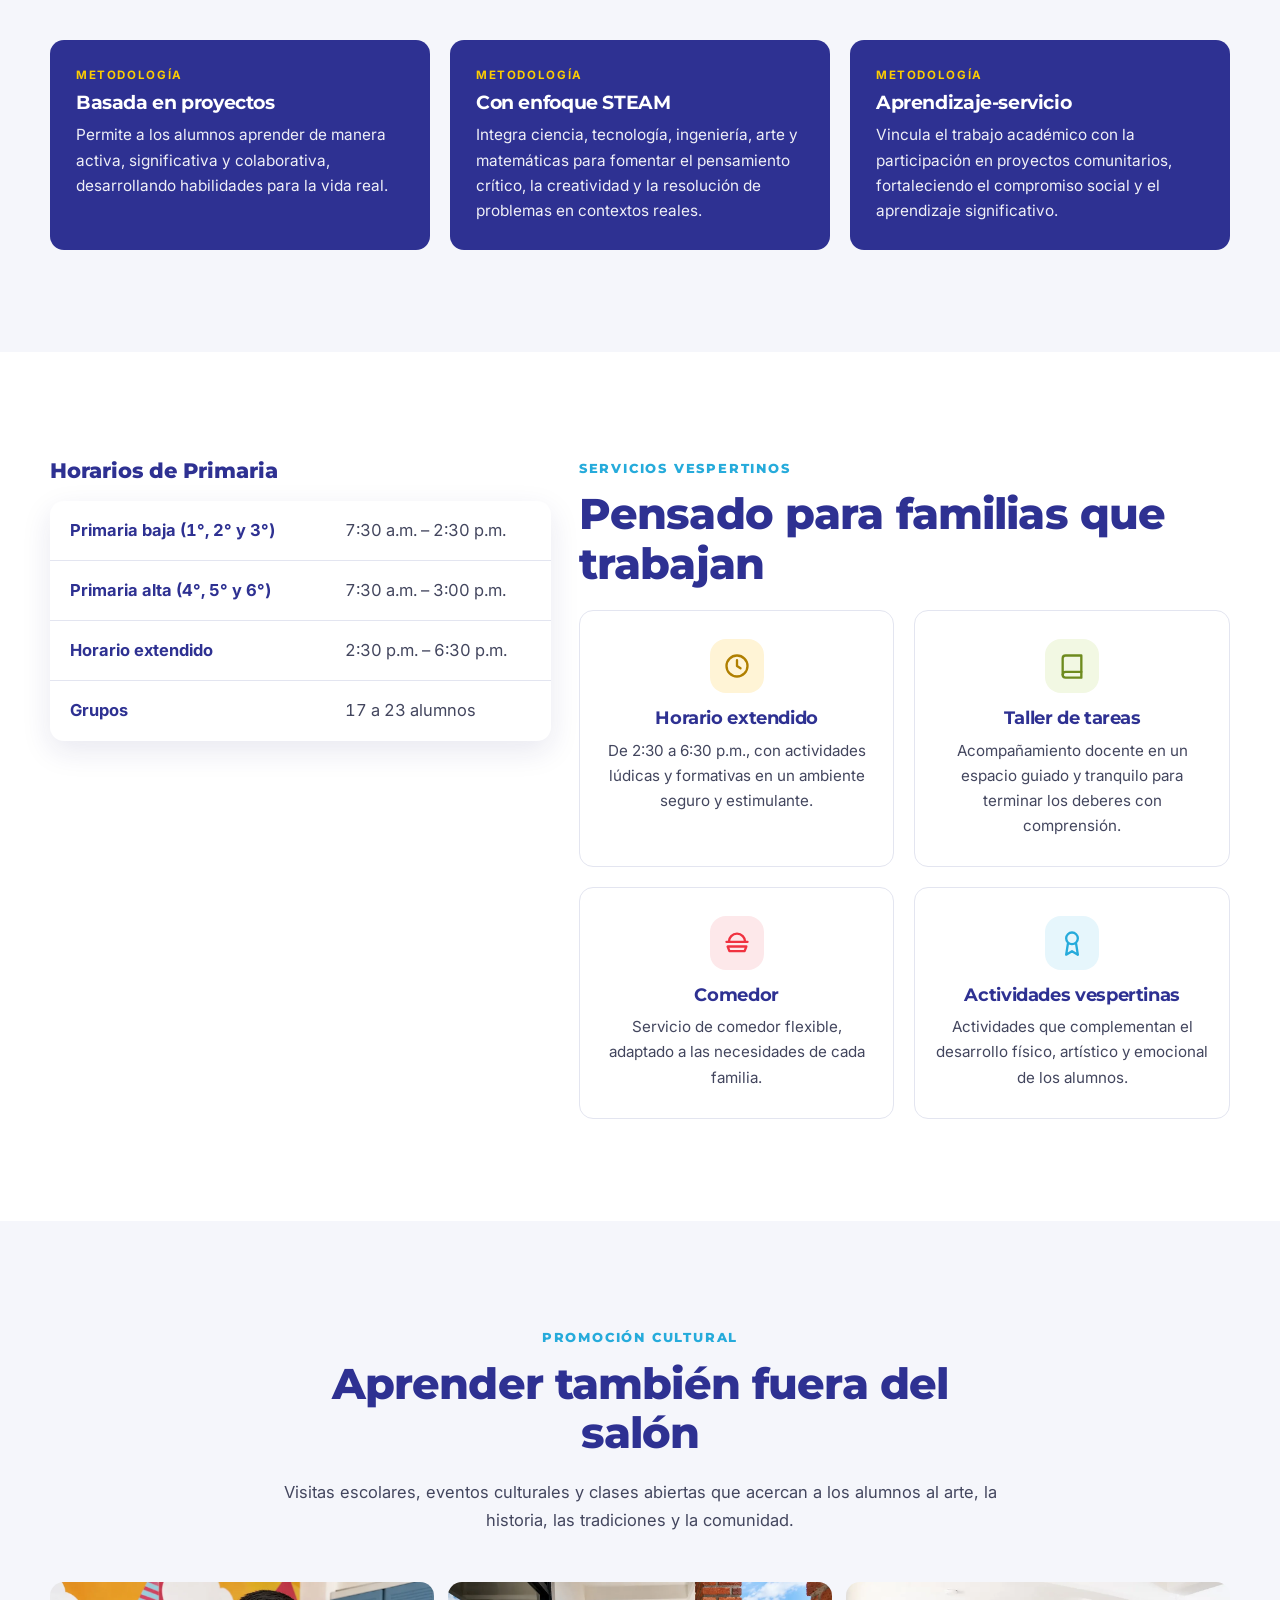
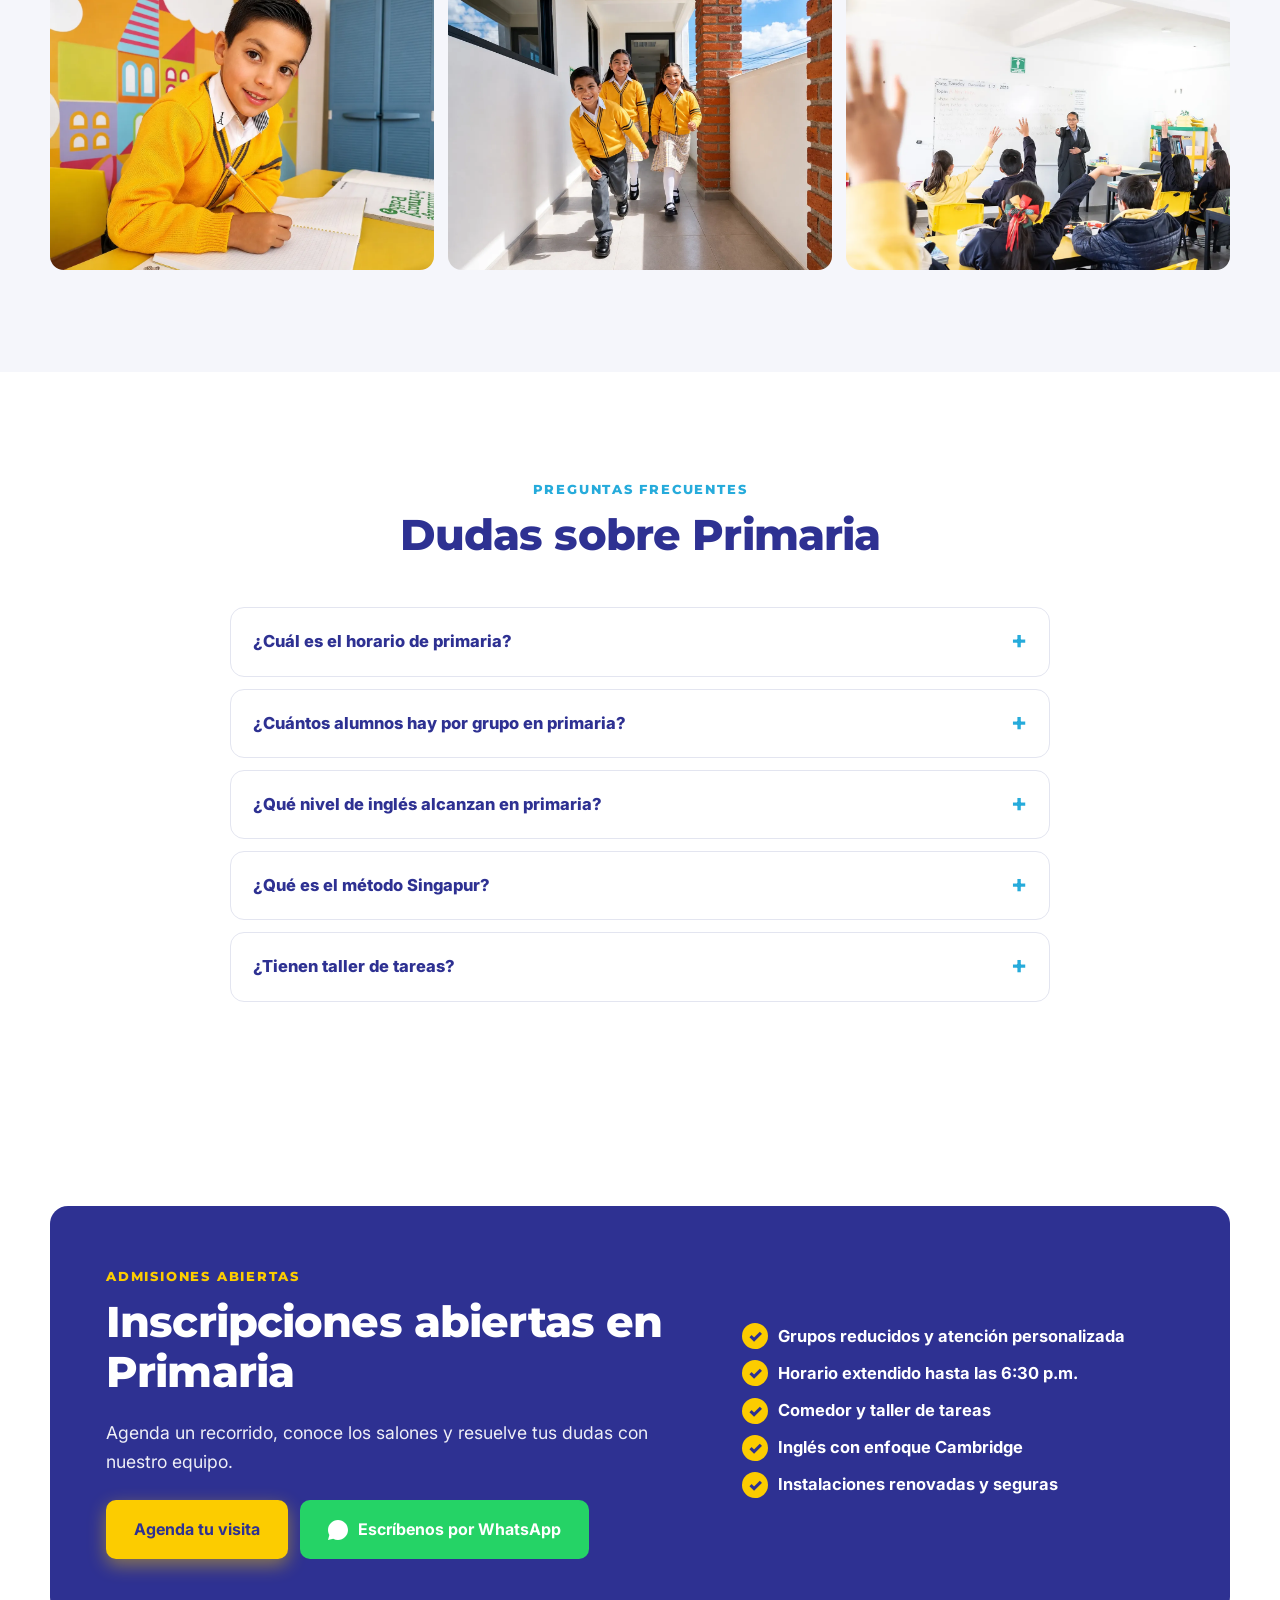
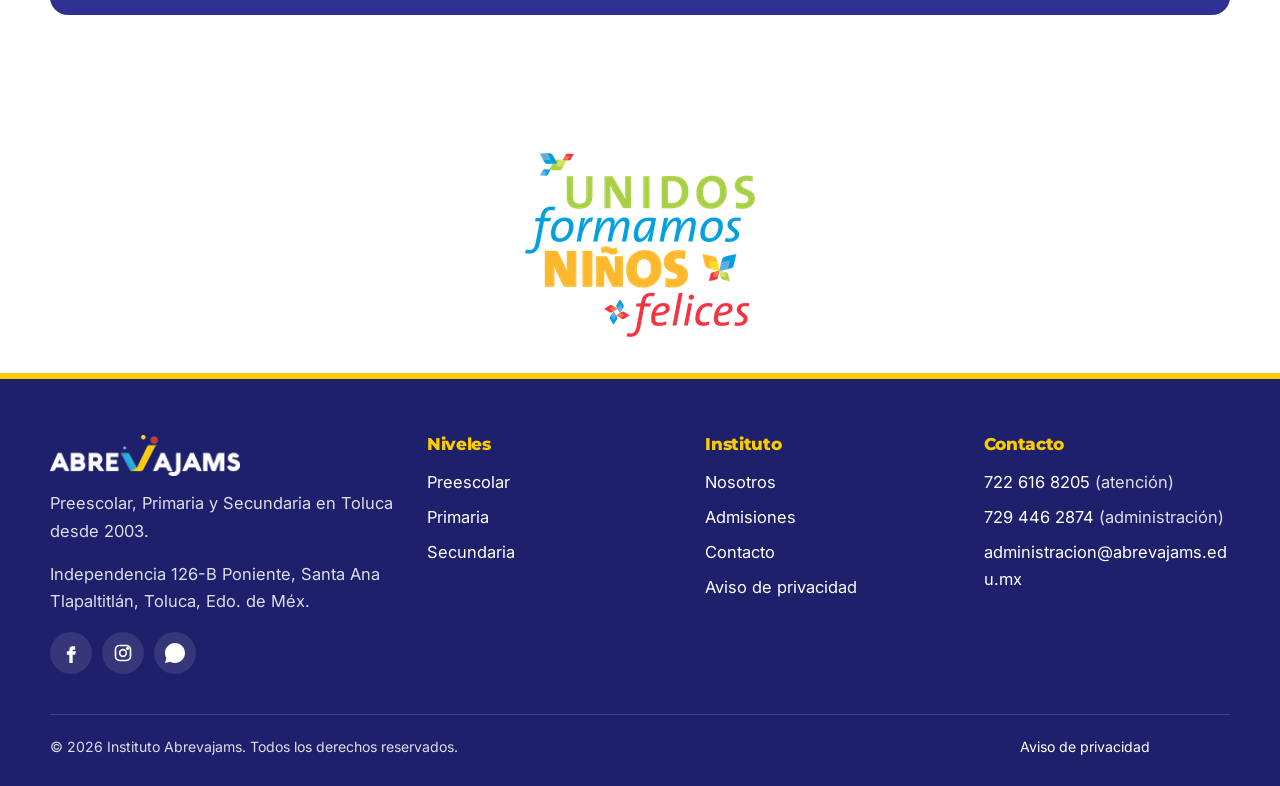
<file: public/primaria/index.html>
<!doctype html>
<html lang="es-MX">
<head>
  <meta charset="utf-8">
  <meta name="viewport" content="width=device-width, initial-scale=1">
  <title>Primaria en Toluca | Instituto Abrevajams</title>
  <meta name="description" content="Primaria de 1° a 6° en Santa Ana Tlapaltitlán, Toluca. Inglés Better Learning con certificaciones Cambridge A2 y B1, método Singapur, proyectos STEAM, tecnología y horario extendido.">
  <link rel="canonical" href="https://www.abrevajams.edu.mx/primaria/">
  <meta name="theme-color" content="#2E3192">
  <meta property="og:type" content="website">
  <meta property="og:locale" content="es_MX">
  <meta property="og:site_name" content="Instituto Abrevajams">
  <meta property="og:title" content="Primaria en Toluca | Instituto Abrevajams">
  <meta property="og:description" content="Primaria de 1° a 6° en Santa Ana Tlapaltitlán, Toluca. Inglés Better Learning con certificaciones Cambridge A2 y B1, método Singapur, proyectos STEAM, tecnología y horario extendido.">
  <meta property="og:url" content="https://www.abrevajams.edu.mx/primaria/">
  <meta property="og:image" content="https://www.abrevajams.edu.mx/img/primaria-participacion.webp">
  <meta name="twitter:card" content="summary_large_image">
  <link rel="icon" type="image/png" sizes="64x64" href="../img/favicon.png">
  <link rel="apple-touch-icon" href="../img/apple-touch-icon.png">
  <link rel="preconnect" href="https://fonts.googleapis.com">
  <link rel="preconnect" href="https://fonts.gstatic.com" crossorigin>
  <link href="https://fonts.googleapis.com/css2?family=Montserrat:wght@600;700;800&family=Inter:wght@400;500;600;700&display=swap" rel="stylesheet">
  <link rel="stylesheet" href="../css/estilos.css?v=202610081006">
  <script type="application/ld+json">
{
  "@context": "https://schema.org",
  "@type": [
    "School",
    "EducationalOrganization"
  ],
  "@id": "https://www.abrevajams.edu.mx/#escuela",
  "name": "Instituto Abrevajams",
  "slogan": "Unidos formamos niños felices",
  "url": "https://www.abrevajams.edu.mx/",
  "logo": "https://www.abrevajams.edu.mx/img/logo-abrevajams.png",
  "image": "https://www.abrevajams.edu.mx/img/edificio.webp",
  "foundingDate": "2003",
  "description": "Colegio privado en Toluca, Estado de México, con Preescolar, Primaria y Secundaria. Educación integral con metodologías STEAM, basada en proyectos, en problemas y aprendizaje-servicio; inglés con enfoque Better Learning de Cambridge y certificación Cambridge; grupos reducidos; horario extendido hasta las 6:30 p.m., taller de tareas y comedor.",
  "email": "administracion@abrevajams.edu.mx",
  "telephone": "+52-722-616-8205",
  "address": {
    "@type": "PostalAddress",
    "streetAddress": "Independencia 126-B Poniente, Santa Ana Tlapaltitlán",
    "addressLocality": "Toluca",
    "addressRegion": "Estado de México",
    "addressCountry": "MX"
  },
  "contactPoint": [
    {
      "@type": "ContactPoint",
      "contactType": "admissions",
      "telephone": "+52-722-616-8205",
      "availableLanguage": [
        "es"
      ]
    },
    {
      "@type": "ContactPoint",
      "contactType": "billing",
      "telephone": "+52-729-446-2874",
      "availableLanguage": [
        "es"
      ]
    }
  ],
  "sameAs": [
    "https://www.facebook.com/abrevajams",
    "https://www.instagram.com/instituto_abrevajams/"
  ]
}
  </script>
  <script type="application/ld+json">
{
  "@context": "https://schema.org",
  "@type": "BreadcrumbList",
  "itemListElement": [
    {
      "@type": "ListItem",
      "position": 1,
      "name": "Inicio",
      "item": "https://www.abrevajams.edu.mx/"
    },
    {
      "@type": "ListItem",
      "position": 2,
      "name": "Primaria",
      "item": "https://www.abrevajams.edu.mx/primaria/"
    }
  ]
}
  </script>
  <script type="application/ld+json">
{
  "@context": "https://schema.org",
  "@type": "EducationalOccupationalProgram",
  "name": "Primaria (1° a 6° grado)",
  "description": "Primaria de 1° a 6° en Santa Ana Tlapaltitlán, Toluca. Inglés Better Learning con certificaciones Cambridge A2 y B1, método Singapur, proyectos STEAM, tecnología y horario extendido.",
  "url": "https://www.abrevajams.edu.mx/primaria/",
  "provider": {
    "@id": "https://www.abrevajams.edu.mx/#escuela"
  },
  "educationalLevel": "Primaria",
  "inLanguage": "es-MX"
}
  </script>
  <script type="application/ld+json">
{
  "@context": "https://schema.org",
  "@type": "FAQPage",
  "mainEntity": [
    {
      "@type": "Question",
      "name": "¿Cuál es el horario de primaria?",
      "acceptedAnswer": {
        "@type": "Answer",
        "text": "Primaria baja (1° a 3°) de 7:30 a.m. a 2:30 p.m.; primaria alta (4° a 6°) de 7:30 a.m. a 3:00 p.m. Horario extendido de 2:30 a 6:30 p.m."
      }
    },
    {
      "@type": "Question",
      "name": "¿Cuántos alumnos hay por grupo en primaria?",
      "acceptedAnswer": {
        "@type": "Answer",
        "text": "Los grupos de primaria son de 17 a 23 alumnos."
      }
    },
    {
      "@type": "Question",
      "name": "¿Qué nivel de inglés alcanzan en primaria?",
      "acceptedAnswer": {
        "@type": "Answer",
        "text": "Trabajamos con el enfoque Better Learning y preparamos a los alumnos para las certificaciones Cambridge A2 y B1 del Marco Común Europeo (CEFR)."
      }
    },
    {
      "@type": "Question",
      "name": "¿Qué es el método Singapur?",
      "acceptedAnswer": {
        "@type": "Answer",
        "text": "Una metodología para aprender matemáticas que avanza de la manipulación concreta a la representación visual y al razonamiento abstracto."
      }
    },
    {
      "@type": "Question",
      "name": "¿Tienen taller de tareas?",
      "acceptedAnswer": {
        "@type": "Answer",
        "text": "Sí, dentro del horario extendido ofrecemos taller de tareas con acompañamiento docente, además de comedor y actividades vespertinas."
      }
    }
  ]
}
  </script>
</head>
<body>
  <a class="salto" href="#contenido">Saltar al contenido</a>

  <div class="barra-info">
    <div class="contenedor">
      <span class="ocultar-movil">Independencia 126-B Poniente, Santa Ana Tlapaltitlán, Toluca</span>
      <span><a href="tel:+527226168205">722 616 8205</a> · <a href="mailto:administracion@abrevajams.edu.mx">administracion@abrevajams.edu.mx</a></span>
    </div>
  </div>

  <header class="cabecera">
    <div class="contenedor">
      <a class="logo" href="../" aria-label="Instituto Abrevajams, inicio">
        <img src="../img/logo-abrevajams.png" alt="Instituto Abrevajams" width="776" height="168">
      </a>
      <button class="boton-menu" aria-expanded="false" aria-controls="menu" aria-label="Abrir menú">
        <svg viewBox="0 0 24 24" fill="none" stroke="currentColor" stroke-width="2.4" stroke-linecap="round" aria-hidden="true"><path d="M4 7h16M4 12h16M4 17h16"/></svg>
      </button>
      <nav aria-label="Principal">
        <ul class="menu" id="menu">
          <li><a href="../">Inicio</a></li>
          <li><a href="../nosotros/">Nosotros</a></li>
          <li><a href="../preescolar/">Preescolar</a></li>
          <li><a href="../primaria/" class="activo" aria-current="page">Primaria</a></li>
          <li><a href="../secundaria/">Secundaria</a></li>
          <li><a href="../admisiones/">Admisiones</a></li>
          <li><a href="../contacto/">Contacto</a></li>
          <li><a class="btn btn--primario" href="../admisiones/#agenda">Agenda tu visita</a></li>
        </ul>
      </nav>
    </div>
  </header>

  <main id="contenido">
    <section class="portada-pag portada-pag--pri">
      <img class="portada-pag__foto" src="../img/primaria-participacion.webp" alt="" style="object-position:center">
      <div class="portada-pag__capa"></div>
      <div class="contenedor">
        <nav class="migas" aria-label="Ruta de navegación"><a href="../">Inicio</a><span aria-hidden="true">/</span><a href="../#niveles">Niveles</a><span aria-hidden="true">/</span><span>Primaria</span></nav>
        <h1>Primaria: <span>bases sólidas</span> para toda la vida</h1>
        <p>De 1° a 6° grado, con proyectos que conectan con la vida real, inglés con certificación Cambridge y una formación en valores que acompaña cada etapa.</p>
        <div class="hero2__botones">
          <a class="btn btn--primario" href="../admisiones/#agenda">Agenda tu visita</a>
          <a class="btn btn--contorno" href="#contenido-pagina">Conoce más</a>
        </div>
      </div>
    </section>

    <div class="ficha" id="contenido-pagina">
      <div class="contenedor">
          <div><strong>1° a 6° grado</strong><span>Primaria baja y alta</span></div>
          <div><strong>7:30 a.m. – 2:30 / 3:00 p.m.</strong><span>Horario escolar</span></div>
          <div><strong>17 a 23 alumnos</strong><span>Grupos reducidos</span></div>
          <div><strong>Hasta 6:30 p.m.</strong><span>Horario extendido</span></div>
      </div>
    </div>

    <section class="seccion">
      <div class="contenedor intro">
        <div>
          <span class="etiqueta">Primaria · 1° a 6° grado</span>
          <h2>Aprender a pensar, comunicar y convivir</h2>
            <p>En Primaria acompañamos a nuestros alumnos en el desarrollo de competencias lingüísticas, matemáticas y científicas sólidas, con metodologías centradas en el estudiante que atienden sus distintos estilos y ritmos de aprendizaje.</p>
            <p>Trabajamos con el método Singapur, talleres de ciencias y retos matemáticos, proyectos integradores STEAM, tecnología y un programa socioemocional que fortalece la convivencia y la cultura de paz.</p>
        </div>
        <img src="../img/primaria-clase.webp" alt="Alumna de primaria escribiendo en su cuaderno" loading="lazy" width="1400" height="934">
      </div>
    </section>

    <section class="seccion seccion--suave" id="mapa-curricular">
      <div class="contenedor mapa-curricular">
        <figure>
          <img src="../img/mapa-curricular-primaria.webp" alt="Mapa curricular de Primaria: campos formativos y asignaturas" width="999" height="1000" loading="lazy">
          <figcaption>Mapa curricular de Primaria</figcaption>
        </figure>
        <div>
          <span class="etiqueta">Mapa curricular</span>
          <h2>Cuatro campos formativos</h2>
          <p>Nuestro plan de estudios se organiza en los campos formativos de la Nueva Escuela Mexicana, enriquecidos con los programas propios del Instituto.</p>
          <ul class="campos-lista">
              <li><i style="background:var(--coral)"></i><div><strong>Lenguajes</strong><span>Español y lectoescritura, Inglés, Artes</span></div></li>
              <li><i style="background:var(--cielo)"></i><div><strong>Saberes y pensamiento científico</strong><span>Matemáticas, Ciencias</span></div></li>
              <li><i style="background:var(--ambar)"></i><div><strong>De lo humano y lo comunitario</strong><span>Educación socioemocional, Tecnología, Educación física y danza</span></div></li>
              <li><i style="background:var(--verde)"></i><div><strong>Ética, naturaleza y sociedades</strong><span>Tiempo histórico y cultura, Geografía, Responsabilidad ética y social</span></div></li>
          </ul>
        </div>
      </div>
    </section>

    <section class="seccion" id="campos">
      <div class="contenedor">
        <div class="encabezado-seccion">
          <span class="etiqueta">Qué aprenden</span>
          <h2>Así trabajamos cada campo formativo</h2>
        </div>
        <div class="campo">
          <div class="campo__titulo"><i style="background:var(--coral)"></i><h3><small>Campo formativo</small>Lenguajes</h3></div>
          <div class="materias">
            <article class="materia">
              <h4>Español y lectoescritura</h4>
              <p>Competencias lingüísticas sólidas para comunicarse con claridad, comprender textos y disfrutar el poder de la palabra.</p>
              <ul><li>Estrategias activas para la comprensión lectora</li><li>Escritura creativa con intención comunicativa</li><li>Pensamiento crítico y autonomía del aprendizaje</li></ul>
            </article>
            <article class="materia">
              <h4>Inglés</h4>
              <p>Enfoque Better Learning con experiencias de aprendizaje dinámicas y efectivas, alineadas con estándares internacionales.</p>
              <ul><li>Enfoque integral en listening, speaking, reading y writing</li><li>Certificaciones Cambridge niveles A2 y B1 del CEFR</li><li>Asesorías de nivelación para el avance individual</li><li>Viajes internacionales que enriquecen la experiencia lingüística y cultural</li></ul>
            </article>
            <article class="materia">
              <h4>Artes</h4>
              <p>Expresión creativa, pensamiento simbólico y sensibilidad estética a través de experiencias artísticas significativas.</p>
              <ul><li>Imaginación mediante diversas técnicas y materiales</li><li>El arte como medio de expresión y comunicación</li><li>Autoconfianza y trabajo colaborativo</li></ul>
            </article>
          </div>
        </div>
        <div class="campo">
          <div class="campo__titulo"><i style="background:var(--cielo)"></i><h3><small>Campo formativo</small>Saberes y pensamiento científico</h3></div>
          <div class="materias">
            <article class="materia">
              <h4>Matemáticas</h4>
              <p>Pensamiento lógico y resolución de problemas con una metodología activa, visual y contextualizada, alineada con el enfoque STEAM.</p>
              <ul><li>Método Singapur: manipulación concreta, representación visual y razonamiento abstracto</li><li>Taller de Retos y Desafíos Matemáticos</li><li>Proyectos integradores STEAM</li></ul>
            </article>
            <article class="materia">
              <h4>Ciencias</h4>
              <p>Curiosidad y pensamiento científico para entender y transformar el mundo que nos rodea.</p>
              <ul><li>Taller de Ciencias: experimentación práctica, observación y análisis</li><li>Capacidad de cuestionar, investigar y resolver problemas</li><li>Proyectos STEAM que integran ciencia, tecnología, ingeniería, arte y matemáticas</li></ul>
            </article>
          </div>
        </div>
        <div class="campo">
          <div class="campo__titulo"><i style="background:var(--ambar)"></i><h3><small>Campo formativo</small>De lo humano y lo comunitario</h3></div>
          <div class="materias">
            <article class="materia">
              <h4>Educación socioemocional</h4>
              <p>Habilidades para gestionar emociones, fortalecer la autoestima y construir relaciones saludables, con talleres y conferencias de CONVIVE y la CDHEM.</p>
              <ul><li>Autoconocimiento y manejo emocional con resiliencia</li><li>Empatía y habilidades sociales para una convivencia armoniosa</li><li>Prevención de la violencia y cultura de paz</li></ul>
            </article>
            <article class="materia">
              <h4>Tecnología</h4>
              <p>Habilidades tecnológicas básicas y responsables para el mundo digital desde temprana edad.</p>
              <ul><li>Uso seguro y responsable de las TIC</li><li>Paquetería Office y aplicaciones educativas</li><li>Introducción a la programación y el pensamiento computacional</li></ul>
            </article>
            <article class="materia">
              <h4>Educación física y danza</h4>
              <p>Desarrollo físico y artístico, hábitos saludables, expresión corporal y trabajo en equipo.</p>
              <ul><li>Coordinación, motricidad y condición física</li><li>Creatividad y expresión mediante el movimiento</li><li>Disciplina, cooperación y respeto en actividades grupales</li></ul>
            </article>
          </div>
        </div>
        <div class="campo">
          <div class="campo__titulo"><i style="background:var(--verde)"></i><h3><small>Campo formativo</small>Ética, naturaleza y sociedades</h3></div>
          <div class="materias">
            <article class="materia">
              <h4>Tiempo histórico y cultura</h4>
              <p>Comprensión del pasado y valoración de la diversidad cultural como base de una identidad con sentido ético y social.</p>
              <ul><li>Hechos, procesos y personajes clave de la historia</li><li>Patrimonio cultural y tradiciones propias y de otros pueblos</li><li>Identidad, pertenencia y memoria colectiva</li></ul>
            </article>
            <article class="materia">
              <h4>Geografía</h4>
              <p>Comprender la relación entre el entorno natural, la sociedad y nuestras propias decisiones.</p>
              <ul><li>Elementos físicos y humanos del espacio geográfico</li><li>Impacto de las actividades humanas en el medio ambiente</li><li>Conciencia territorial, ambiental y social</li></ul>
            </article>
            <article class="materia">
              <h4>Responsabilidad ética y social</h4>
              <p>Formación ética mediante el análisis crítico de las propias acciones y una conciencia orientada al bien común.</p>
              <ul><li>Juicio moral a partir del respeto a los derechos humanos</li><li>Justicia, equidad y responsabilidad colectiva</li><li>Impacto social y ambiental de nuestras acciones</li></ul>
            </article>
          </div>
        </div>
      </div>
    </section>

    <section class="seccion seccion--suave" id="metodologias">
      <div class="contenedor">
        <div class="encabezado-seccion">
          <span class="etiqueta">Metodologías</span>
          <h2>Aprendizaje centrado en el estudiante</h2>
          <p>Diseñamos experiencias que atienden los distintos estilos y ritmos de aprendizaje, para que cada alumno alcance su máximo potencial.</p>
        </div>
        <div class="metodos">
          <article class="metodo">
            <small>Metodología</small>
            <h3>Basada en proyectos</h3>
            <p>Permite a los alumnos aprender de manera activa, significativa y colaborativa, desarrollando habilidades para la vida real.</p>
          </article>
          <article class="metodo">
            <small>Metodología</small>
            <h3>Con enfoque STEAM</h3>
            <p>Integra ciencia, tecnología, ingeniería, arte y matemáticas para fomentar el pensamiento crítico, la creatividad y la resolución de problemas en contextos reales.</p>
          </article>
          <article class="metodo">
            <small>Metodología</small>
            <h3>Aprendizaje-servicio</h3>
            <p>Vincula el trabajo académico con la participación en proyectos comunitarios, fortaleciendo el compromiso social y el aprendizaje significativo.</p>
          </article>
        </div>
      </div>
    </section>

    <section class="seccion" id="horarios">
      <div class="contenedor horarios">
        <table class="tabla-horario">
          <caption>Horarios de Primaria</caption>
          <tbody>
            <tr><th scope="row">Primaria baja (1°, 2° y 3°)</th><td>7:30 a.m. – 2:30 p.m.</td></tr>
            <tr><th scope="row">Primaria alta (4°, 5° y 6°)</th><td>7:30 a.m. – 3:00 p.m.</td></tr>
            <tr><th scope="row">Horario extendido</th><td>2:30 p.m. – 6:30 p.m.</td></tr>
            <tr><th scope="row">Grupos</th><td>17 a 23 alumnos</td></tr>
          </tbody>
        </table>
        <div>
          <span class="etiqueta">Servicios vespertinos</span>
          <h2>Pensado para familias que trabajan</h2>
        <div class="servicios servicios--2">
          <div class="servicio">
            <div class="rasgo__icono" style="background:#FFF4D6;color:#B07F00"><svg viewBox="0 0 24 24" fill="none" stroke="currentColor" stroke-width="2" stroke-linecap="round" stroke-linejoin="round" aria-hidden="true"><circle cx="12" cy="12" r="9"/><path d="M12 7v5l3 2"/></svg></div>
            <h3>Horario extendido</h3><p>De 2:30 a 6:30 p.m., con actividades lúdicas y formativas en un ambiente seguro y estimulante.</p>
          </div>
          <div class="servicio">
            <div class="rasgo__icono" style="background:#F2F8E3;color:#6E8B1E"><svg viewBox="0 0 24 24" fill="none" stroke="currentColor" stroke-width="2" stroke-linecap="round" stroke-linejoin="round" aria-hidden="true"><path d="M4 19.5A2.5 2.5 0 0 1 6.5 17H20V3H6.5A2.5 2.5 0 0 0 4 5.5z"/><path d="M4 19.5A2.5 2.5 0 0 0 6.5 22H20v-5"/></svg></div>
            <h3>Taller de tareas</h3><p>Acompañamiento docente en un espacio guiado y tranquilo para terminar los deberes con comprensión.</p>
          </div>
          <div class="servicio">
            <div class="rasgo__icono" style="background:#FDE8EA;color:var(--coral)"><svg viewBox="0 0 24 24" fill="none" stroke="currentColor" stroke-width="2" stroke-linecap="round" stroke-linejoin="round" aria-hidden="true"><path d="M3 11h18M5 11a7 7 0 0 1 14 0M4 15h16l-1.5 4h-13z"/></svg></div>
            <h3>Comedor</h3><p>Servicio de comedor flexible, adaptado a las necesidades de cada familia.</p>
          </div>
          <div class="servicio">
            <div class="rasgo__icono" style="background:#E6F6FC;color:var(--cielo)"><svg viewBox="0 0 24 24" fill="none" stroke="currentColor" stroke-width="2" stroke-linecap="round" stroke-linejoin="round" aria-hidden="true"><circle cx="12" cy="8" r="5"/><path d="M8.5 12.5 7 22l5-3 5 3-1.5-9.5"/></svg></div>
            <h3>Actividades vespertinas</h3><p>Actividades que complementan el desarrollo físico, artístico y emocional de los alumnos.</p>
          </div>
        </div>
        </div>
      </div>
    </section>

    <section class="seccion seccion--suave" id="vida-escolar">
      <div class="contenedor">
        <div class="encabezado-seccion">
          <span class="etiqueta">Promoción cultural</span>
          <h2>Aprender también fuera del salón</h2>
          <p>Visitas escolares, eventos culturales y clases abiertas que acercan a los alumnos al arte, la historia, las tradiciones y la comunidad.</p>
        </div>
        <div class="fotos">
          <img src="../img/nivel-primaria.webp" alt="Alumno de primaria escribiendo" loading="lazy" width="1200" height="900">
          <img src="../img/primaria-pasillo.webp" alt="Alumnos de primaria caminando por el pasillo" loading="lazy" width="1200" height="900">
          <img src="../img/primaria-participacion.webp" alt="Alumnos de primaria participando en clase" loading="lazy" width="1200" height="900">
        </div>
      </div>
    </section>

    <section class="seccion" id="preguntas">
      <div class="contenedor">
        <div class="encabezado-seccion">
          <span class="etiqueta">Preguntas frecuentes</span>
          <h2>Dudas sobre Primaria</h2>
        </div>
        <div class="faq">
          <details>
            <summary>¿Cuál es el horario de primaria?</summary>
            <p>Primaria baja (1° a 3°) de 7:30 a.m. a 2:30 p.m.; primaria alta (4° a 6°) de 7:30 a.m. a 3:00 p.m. Horario extendido de 2:30 a 6:30 p.m.</p>
          </details>
          <details>
            <summary>¿Cuántos alumnos hay por grupo en primaria?</summary>
            <p>Los grupos de primaria son de 17 a 23 alumnos.</p>
          </details>
          <details>
            <summary>¿Qué nivel de inglés alcanzan en primaria?</summary>
            <p>Trabajamos con el enfoque Better Learning y preparamos a los alumnos para las certificaciones Cambridge A2 y B1 del Marco Común Europeo (CEFR).</p>
          </details>
          <details>
            <summary>¿Qué es el método Singapur?</summary>
            <p>Una metodología para aprender matemáticas que avanza de la manipulación concreta a la representación visual y al razonamiento abstracto.</p>
          </details>
          <details>
            <summary>¿Tienen taller de tareas?</summary>
            <p>Sí, dentro del horario extendido ofrecemos taller de tareas con acompañamiento docente, además de comedor y actividades vespertinas.</p>
          </details>
        </div>
      </div>
    </section>

    <section class="seccion">
      <div class="contenedor">
        <div class="franja">
          <div>
            <span class="etiqueta" style="color:var(--amarillo)">Admisiones abiertas</span>
            <h2>Inscripciones abiertas en Primaria</h2>
            <p>Agenda un recorrido, conoce los salones y resuelve tus dudas con nuestro equipo.</p>
            <div class="franja__botones">
              <a class="btn btn--primario" href="../admisiones/#agenda">Agenda tu visita</a>
              <a class="btn btn--whatsapp" href="https://wa.me/527226168205?text=Hola%2C%20me%20interesa%20informaci%C3%B3n%20de%20Primaria%20en%20el%20Instituto%20Abrevajams" target="_blank" rel="noopener"><svg viewBox="0 0 24 24" fill="currentColor" aria-hidden="true"><path d="M12 0C5.4 0 0 5.4 0 12c0 2.1.6 4.2 1.6 6L0 24l6.2-1.6c1.8 1 3.8 1.5 5.8 1.5 6.6 0 12-5.4 12-12S18.6 0 12 0zm5.5 14.4c-.3-.1-1.7-.8-2-.9-.3-.1-.5-.1-.7.1-.2.3-.8.9-.9 1.1-.2.2-.3.2-.6.1-.3-.1-1.2-.5-2.3-1.4-.9-.8-1.4-1.7-1.6-2-.2-.3 0-.5.1-.6l.4-.5.3-.5c.1-.2 0-.4 0-.5l-.9-2.2c-.2-.6-.5-.5-.7-.5h-.6c-.2 0-.5.1-.8.4-.3.3-1 1-1 2.5s1.1 2.9 1.2 3.1c.1.2 2.1 3.2 5.1 4.5 2.5 1 3 .8 3.6.7.6-.1 1.7-.7 2-1.4.2-.7.2-1.2.2-1.4-.1-.1-.3-.2-.6-.3z"/></svg> Escríbenos por WhatsApp</a>
            </div>
          </div>
          <ul>
            <li>Grupos reducidos y atención personalizada</li>
            <li>Horario extendido hasta las 6:30 p.m.</li>
            <li>Comedor y taller de tareas</li>
            <li>Inglés con enfoque Cambridge</li>
            <li>Instalaciones renovadas y seguras</li>
          </ul>
        </div>
      </div>
    </section>

  </main>

  <footer class="pie">
    <div class="pie__franja-eslogan">
      <img src="../img/slogan.png" alt="Unidos formamos niños felices" loading="lazy" width="230" height="184">
    </div>
    <div class="contenedor">
      <div class="pie__rejilla">
        <div>
          <img class="pie__logo" src="../img/logo-abrevajams-blanco.png" alt="Instituto Abrevajams" loading="lazy" width="776" height="168">
          <p>Preescolar, Primaria y Secundaria en Toluca desde 2003.</p>
          <p>Independencia 126-B Poniente, Santa Ana Tlapaltitlán, Toluca, Edo. de Méx.</p>
          <div class="redes">
            <a href="https://www.facebook.com/abrevajams" target="_blank" rel="noopener" aria-label="Facebook"><svg viewBox="0 0 24 24" fill="currentColor" aria-hidden="true"><path d="M14 8h3V4h-3c-2.8 0-4 1.8-4 4.3V10H7v4h3v10h4V14h3l1-4h-4V8.6c0-.4.2-.6.6-.6z"/></svg></a>
            <a href="https://www.instagram.com/instituto_abrevajams/" target="_blank" rel="noopener" aria-label="Instagram"><svg viewBox="0 0 24 24" fill="none" stroke="currentColor" stroke-width="2" aria-hidden="true"><rect x="3" y="3" width="18" height="18" rx="5"/><circle cx="12" cy="12" r="4"/><circle cx="17.5" cy="6.5" r="1" fill="currentColor"/></svg></a>
            <a href="https://wa.me/527226168205" target="_blank" rel="noopener" aria-label="WhatsApp"><svg viewBox="0 0 24 24" fill="currentColor" aria-hidden="true"><path d="M12 0C5.4 0 0 5.4 0 12c0 2.1.6 4.2 1.6 6L0 24l6.2-1.6c1.8 1 3.8 1.5 5.8 1.5 6.6 0 12-5.4 12-12S18.6 0 12 0zm5.5 14.4c-.3-.1-1.7-.8-2-.9-.3-.1-.5-.1-.7.1-.2.3-.8.9-.9 1.1-.2.2-.3.2-.6.1-.3-.1-1.2-.5-2.3-1.4-.9-.8-1.4-1.7-1.6-2-.2-.3 0-.5.1-.6l.4-.5.3-.5c.1-.2 0-.4 0-.5l-.9-2.2c-.2-.6-.5-.5-.7-.5h-.6c-.2 0-.5.1-.8.4-.3.3-1 1-1 2.5s1.1 2.9 1.2 3.1c.1.2 2.1 3.2 5.1 4.5 2.5 1 3 .8 3.6.7.6-.1 1.7-.7 2-1.4.2-.7.2-1.2.2-1.4-.1-.1-.3-.2-.6-.3z"/></svg></a>
          </div>
        </div>
        <div>
          <h4>Niveles</h4>
          <ul>
            <li><a href="../preescolar/">Preescolar</a></li>
            <li><a href="../primaria/">Primaria</a></li>
            <li><a href="../secundaria/">Secundaria</a></li>
          </ul>
        </div>
        <div>
          <h4>Instituto</h4>
          <ul>
            <li><a href="../nosotros/">Nosotros</a></li>
            <li><a href="../admisiones/">Admisiones</a></li>
            <li><a href="../contacto/">Contacto</a></li>
            <li><a href="../aviso-de-privacidad/">Aviso de privacidad</a></li>
          </ul>
        </div>
        <div>
          <h4>Contacto</h4>
          <ul>
            <li><a href="tel:+527226168205">722 616 8205</a> (atención)</li>
            <li><a href="tel:+527294462874">729 446 2874</a> (administración)</li>
            <li><a href="mailto:administracion@abrevajams.edu.mx">administracion@abrevajams.edu.mx</a></li>
          </ul>
        </div>
      </div>
      <div class="pie__legal">
        <span>© 2026 Instituto Abrevajams. Todos los derechos reservados.</span>
        <a href="../aviso-de-privacidad/">Aviso de privacidad</a>
      </div>
    </div>
  </footer>

  <a class="wa-flotante" href="https://wa.me/527226168205?text=Hola%2C%20me%20interesa%20informaci%C3%B3n%20del%20Instituto%20Abrevajams" target="_blank" rel="noopener" aria-label="Escríbenos por WhatsApp"><svg viewBox="0 0 24 24" fill="currentColor" aria-hidden="true"><path d="M12 0C5.4 0 0 5.4 0 12c0 2.1.6 4.2 1.6 6L0 24l6.2-1.6c1.8 1 3.8 1.5 5.8 1.5 6.6 0 12-5.4 12-12S18.6 0 12 0zm5.5 14.4c-.3-.1-1.7-.8-2-.9-.3-.1-.5-.1-.7.1-.2.3-.8.9-.9 1.1-.2.2-.3.2-.6.1-.3-.1-1.2-.5-2.3-1.4-.9-.8-1.4-1.7-1.6-2-.2-.3 0-.5.1-.6l.4-.5.3-.5c.1-.2 0-.4 0-.5l-.9-2.2c-.2-.6-.5-.5-.7-.5h-.6c-.2 0-.5.1-.8.4-.3.3-1 1-1 2.5s1.1 2.9 1.2 3.1c.1.2 2.1 3.2 5.1 4.5 2.5 1 3 .8 3.6.7.6-.1 1.7-.7 2-1.4.2-.7.2-1.2.2-1.4-.1-.1-.3-.2-.6-.3z"/></svg></a>

  <script>
    (function () {
      var boton = document.querySelector('.boton-menu');
      var menu = document.getElementById('menu');
      boton.addEventListener('click', function () {
        var abierto = menu.classList.toggle('abierto');
        boton.setAttribute('aria-expanded', abierto);
      });
      // Formularios: arman un mensaje de WhatsApp con los datos capturados
      document.querySelectorAll('form[data-whatsapp]').forEach(function (form) {
        form.addEventListener('submit', function (ev) {
          ev.preventDefault();
          if (!form.reportValidity()) return;
          var datos = new FormData(form);
          var lineas = [form.dataset.whatsapp];
          form.querySelectorAll('[data-etiqueta]').forEach(function (campo) {
            var valor = (datos.get(campo.name) || '').toString().trim();
            if (valor) lineas.push(campo.dataset.etiqueta + ': ' + valor);
          });
          var url = 'https://wa.me/527226168205?text=' + encodeURIComponent(lineas.join('\n'));
          window.open(url, '_blank', 'noopener');
          var aviso = form.querySelector('.form-enviado');
          if (aviso) aviso.hidden = false;
        });
      });
    })();
  </script>
</body>
</html>
</file>
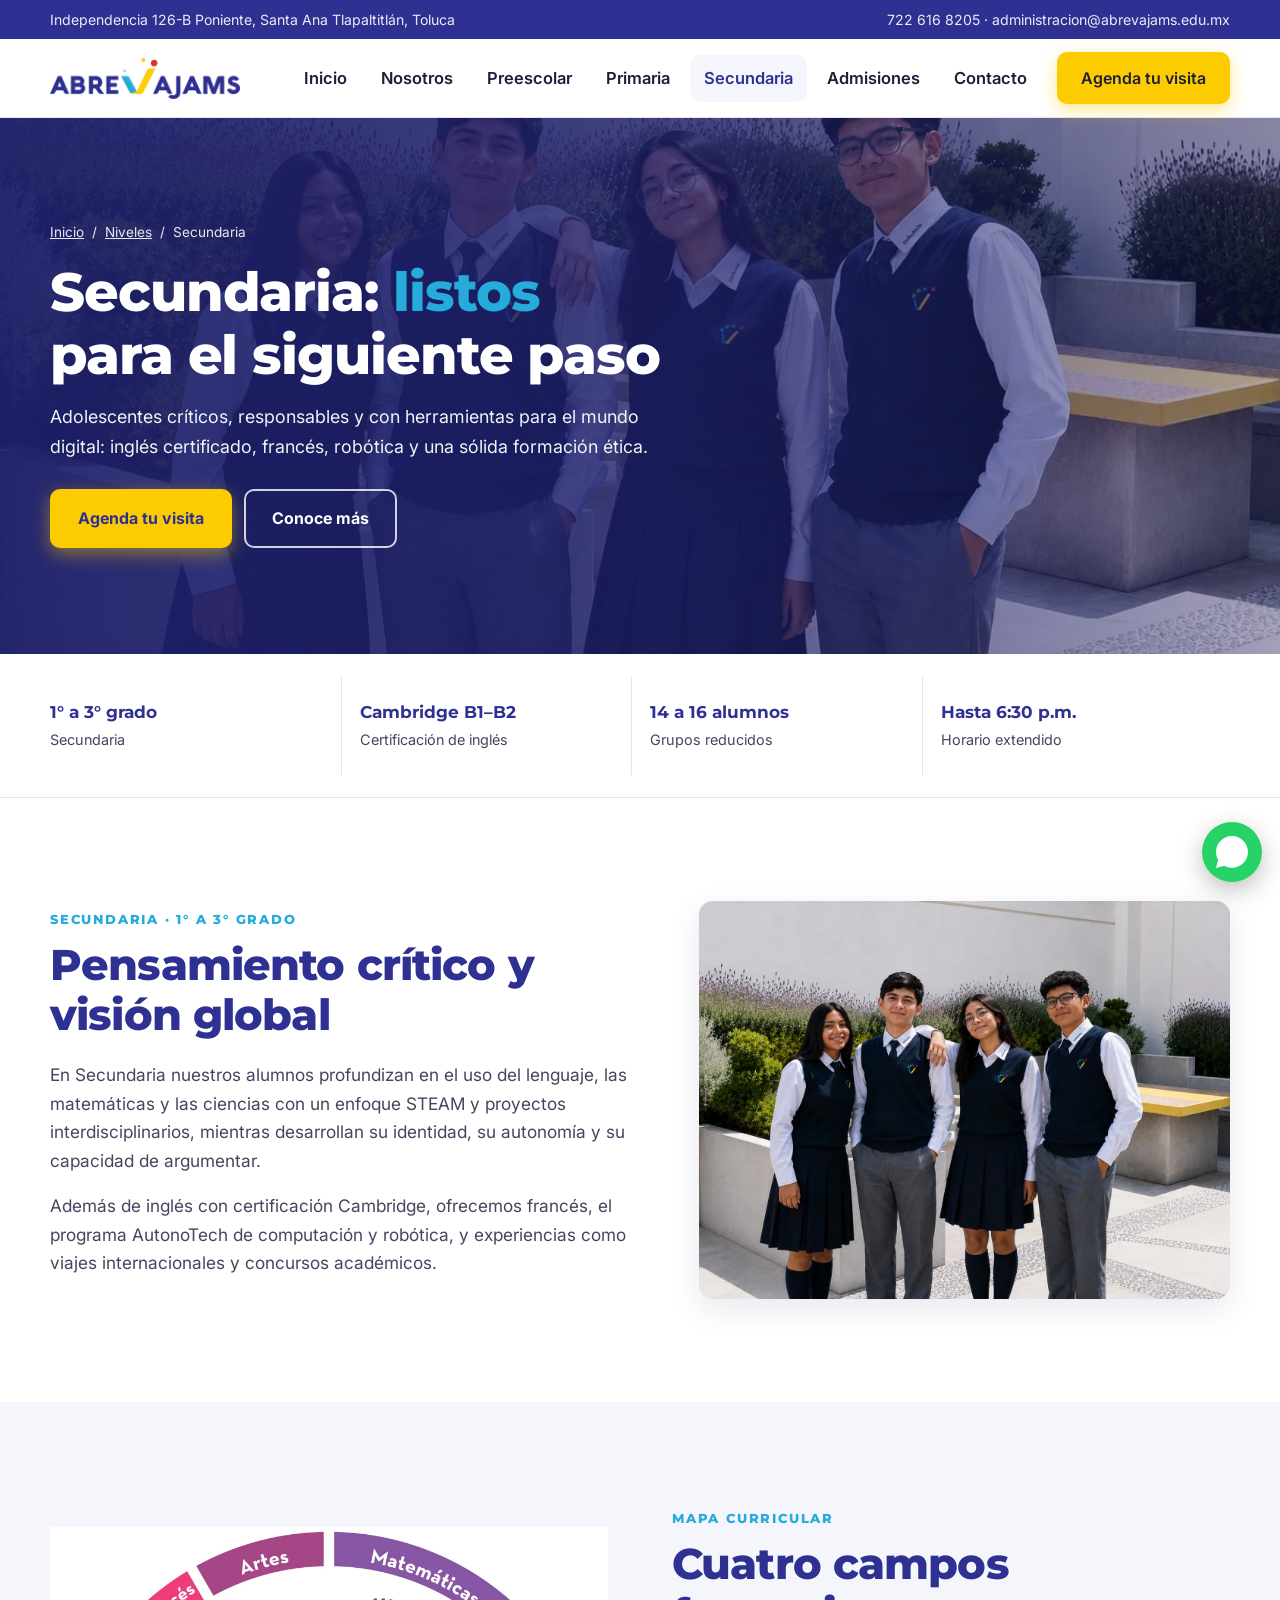
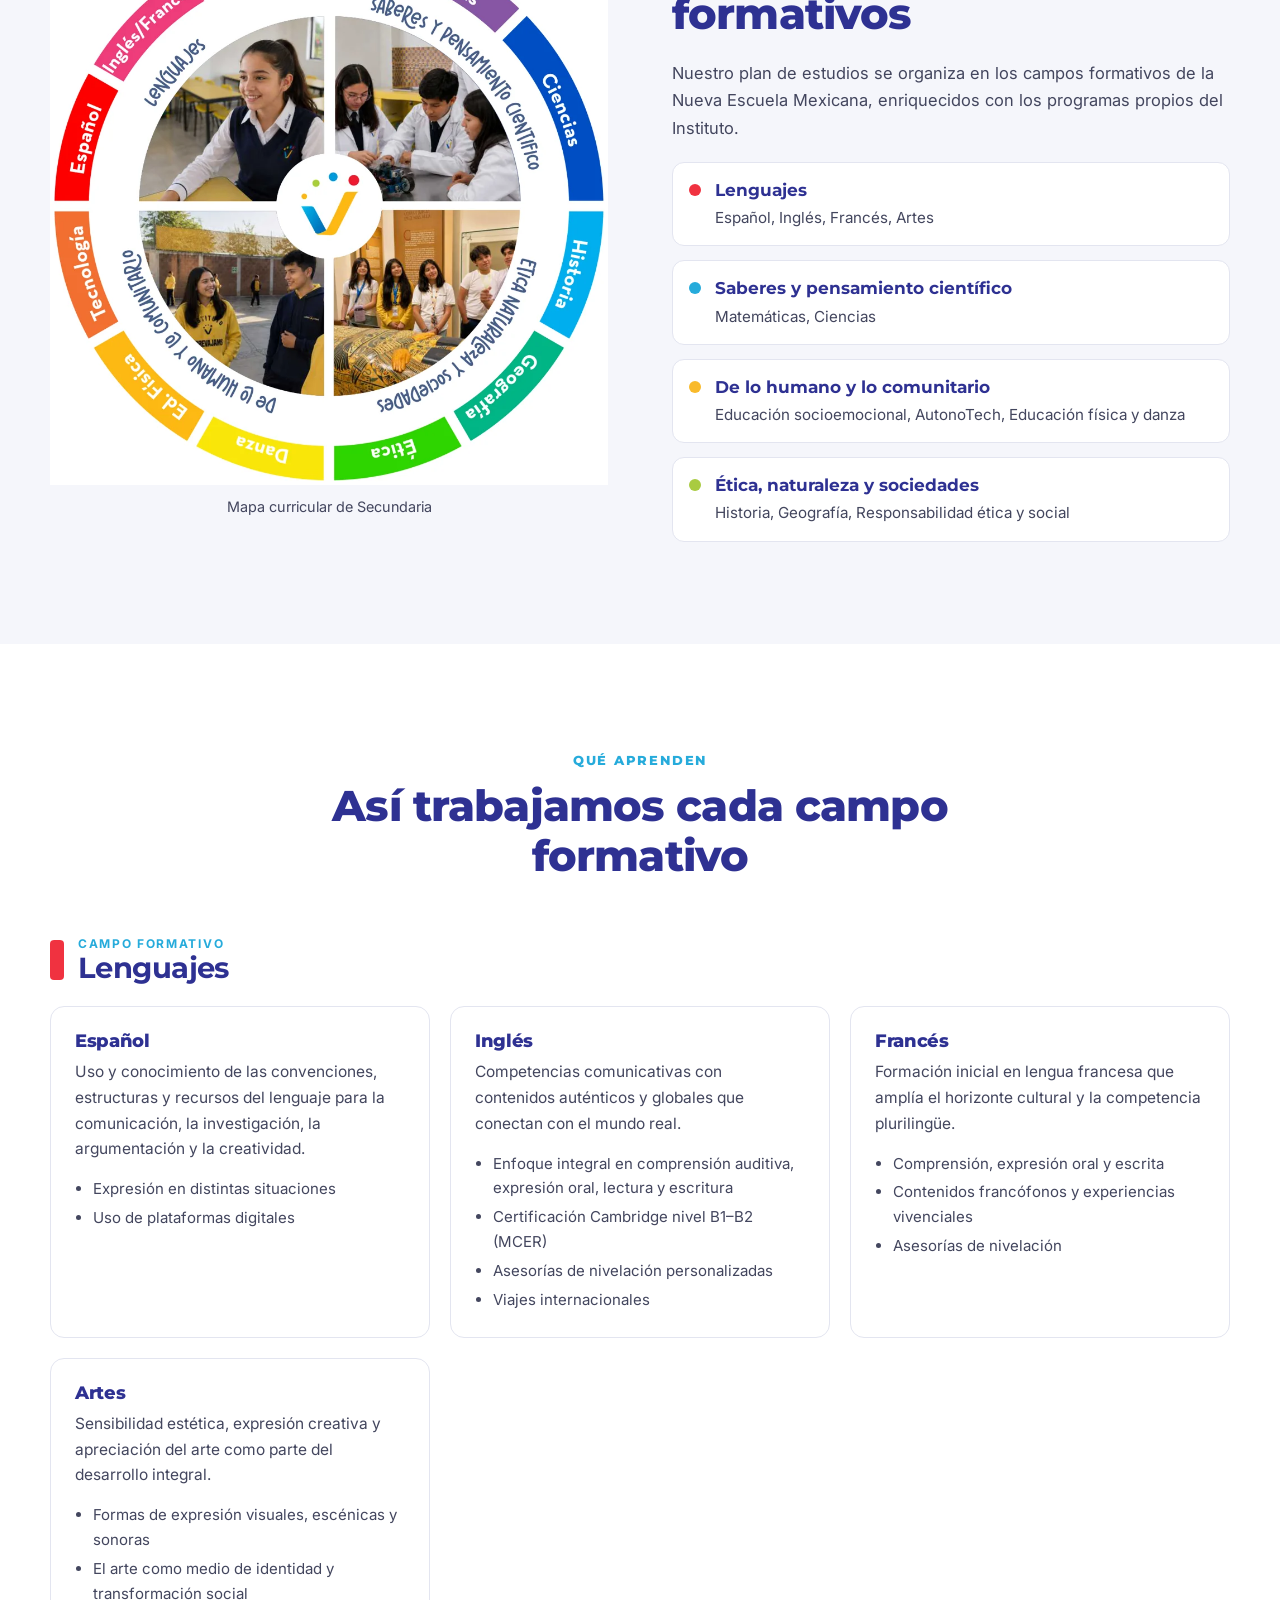
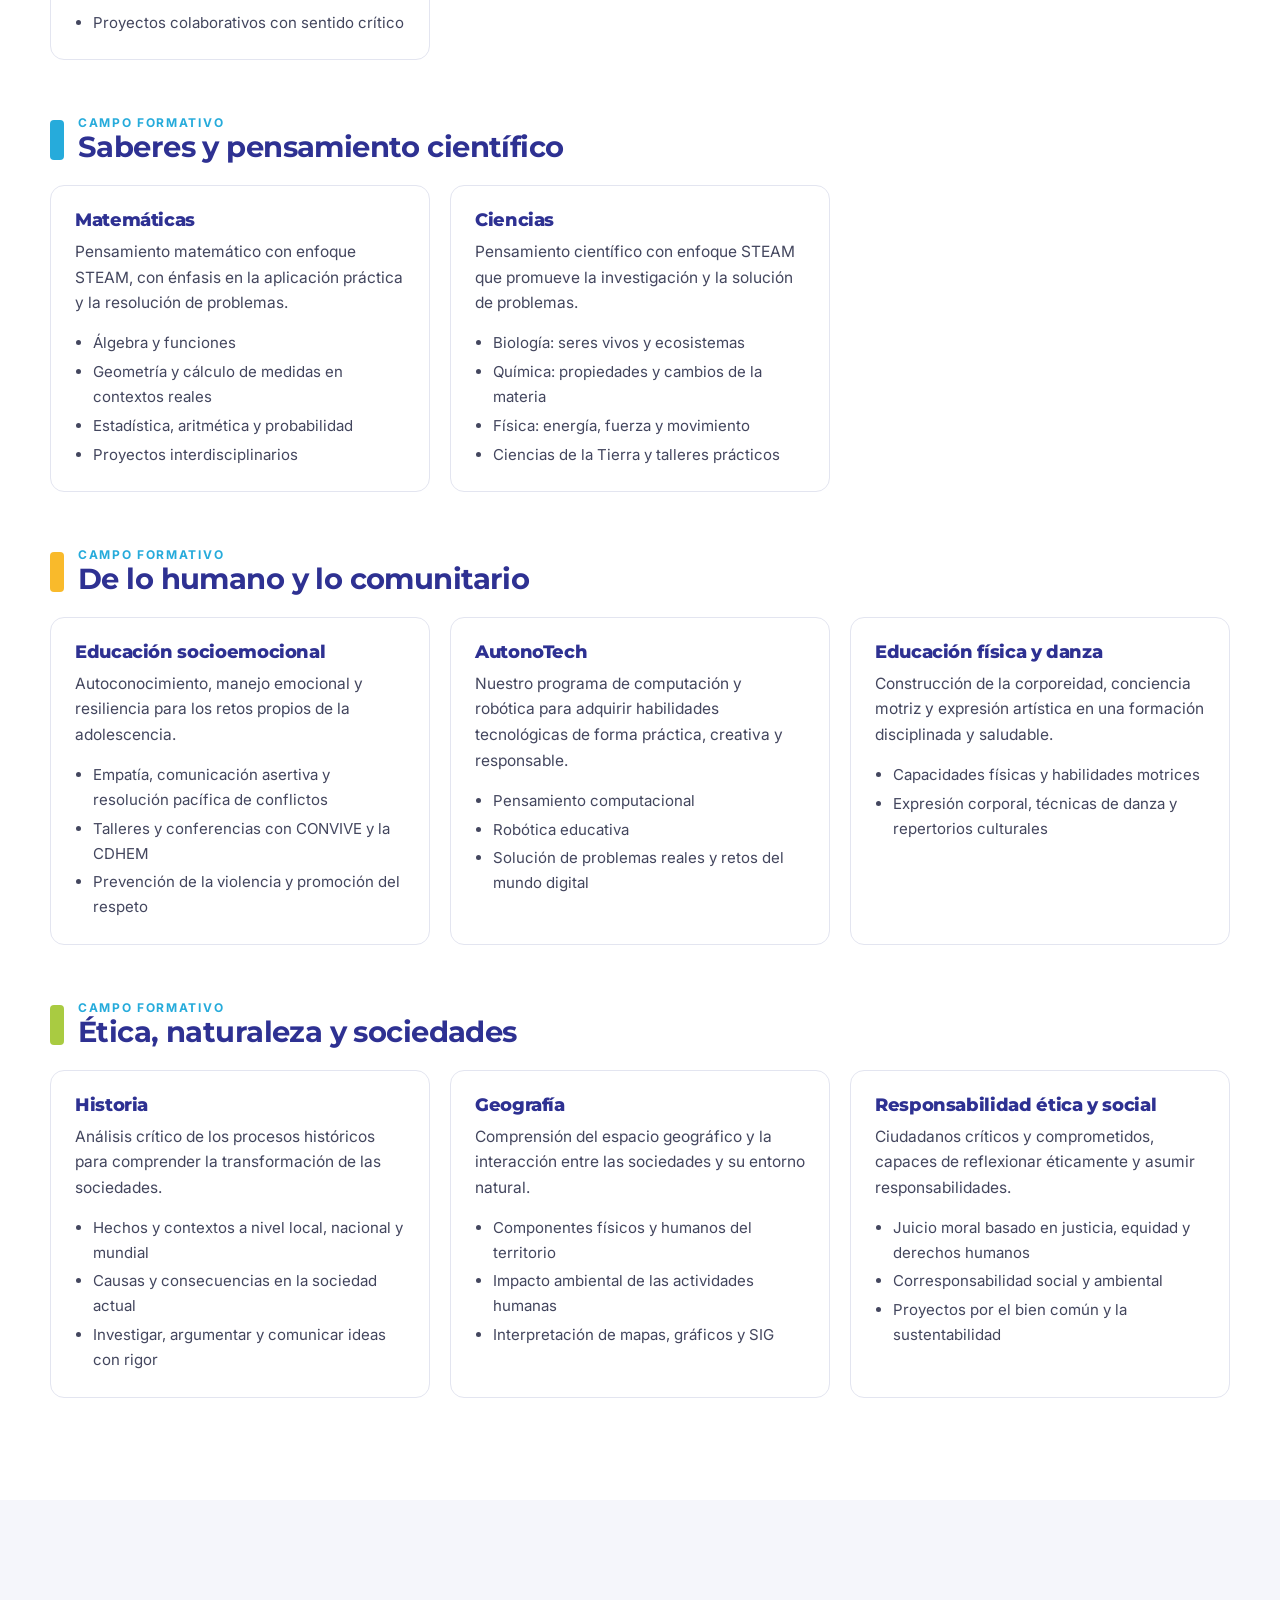
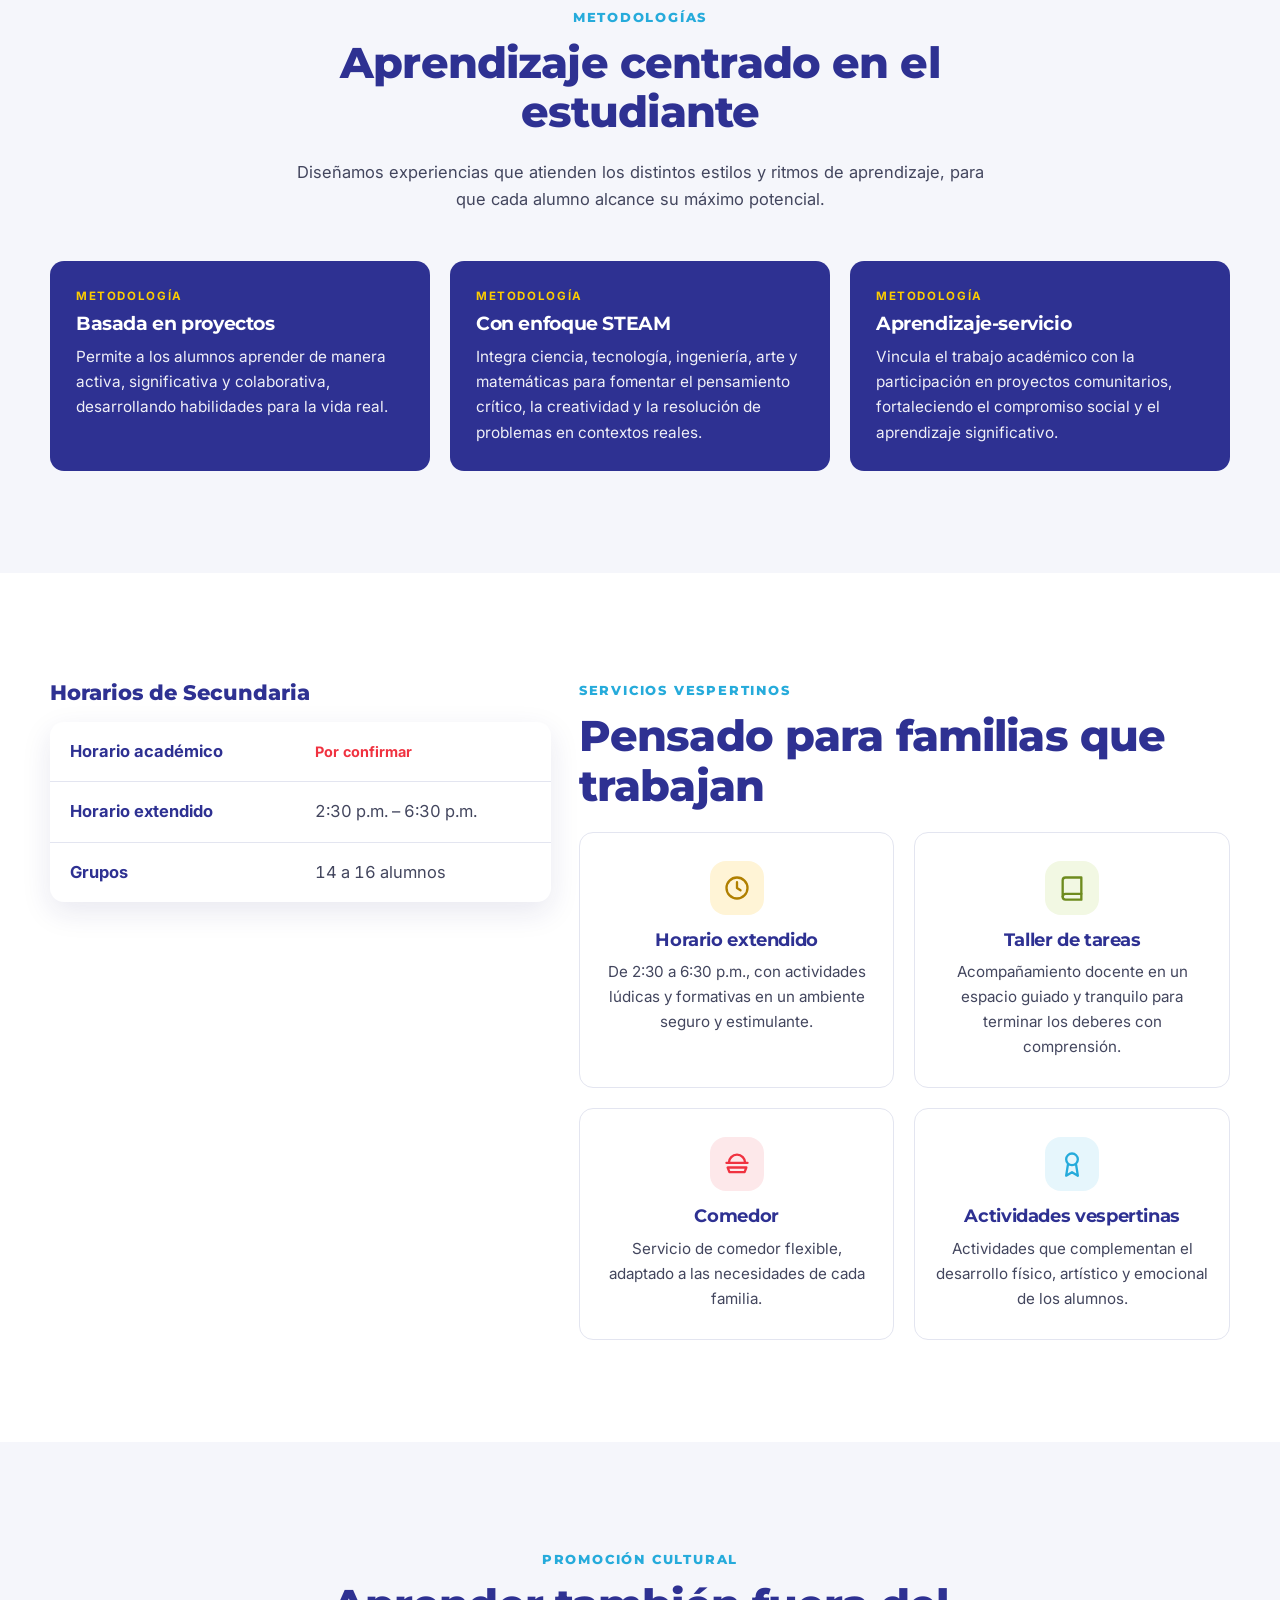
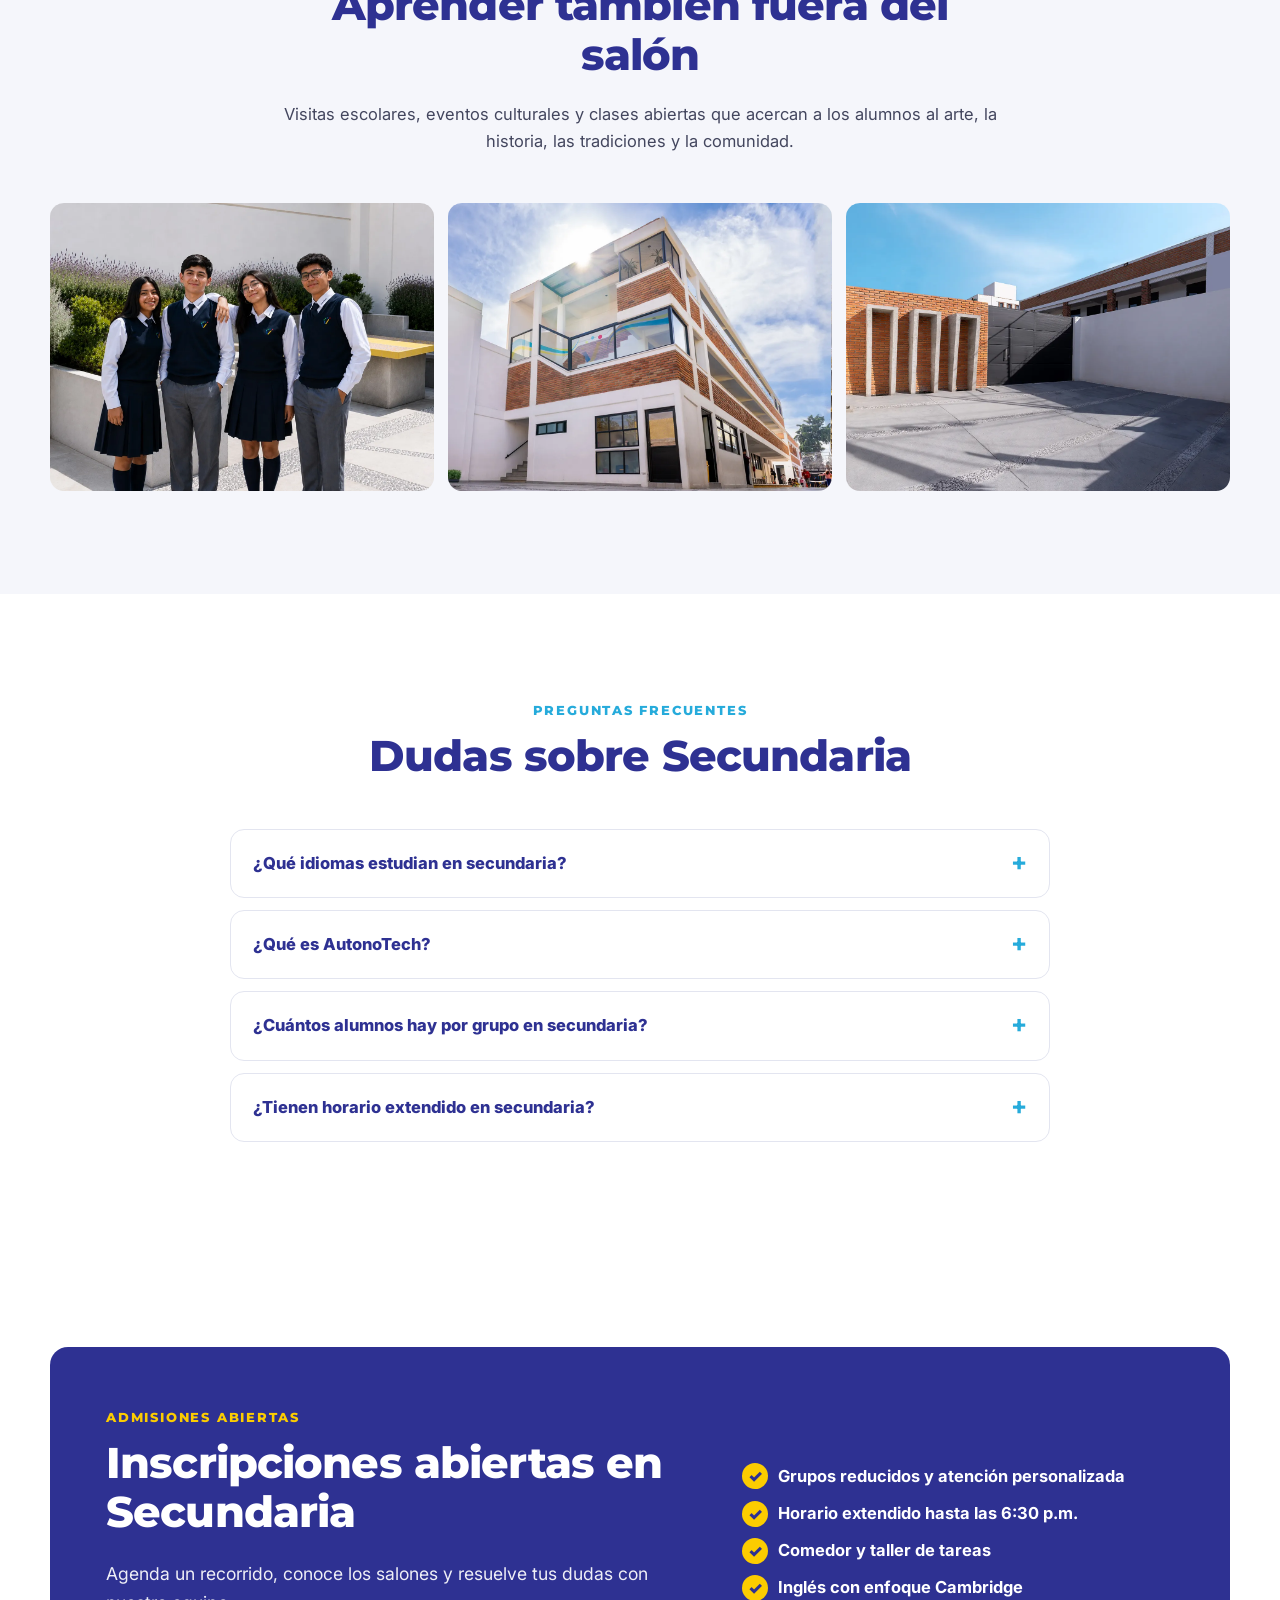
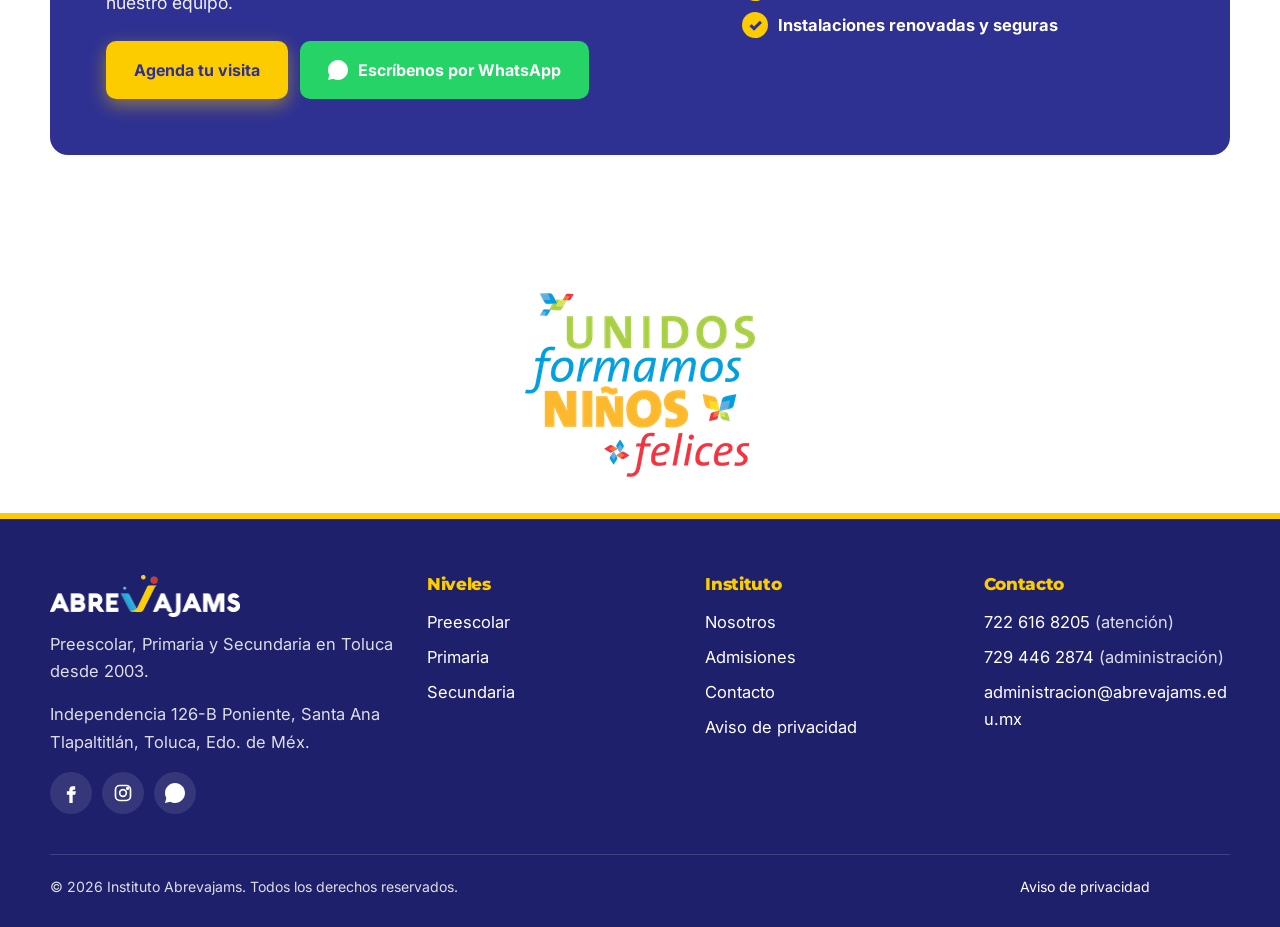
<file: public/secundaria/index.html>
<!doctype html>
<html lang="es-MX">
<head>
  <meta charset="utf-8">
  <meta name="viewport" content="width=device-width, initial-scale=1">
  <title>Secundaria en Toluca | Instituto Abrevajams</title>
  <meta name="description" content="Secundaria de 1° a 3° en Santa Ana Tlapaltitlán, Toluca. Inglés con certificación Cambridge B1–B2, francés, programa AutonoTech de programación y robótica, grupos de 14 a 16 alumnos.">
  <link rel="canonical" href="https://www.abrevajams.edu.mx/secundaria/">
  <meta name="theme-color" content="#2E3192">
  <meta property="og:type" content="website">
  <meta property="og:locale" content="es_MX">
  <meta property="og:site_name" content="Instituto Abrevajams">
  <meta property="og:title" content="Secundaria en Toluca | Instituto Abrevajams">
  <meta property="og:description" content="Secundaria de 1° a 3° en Santa Ana Tlapaltitlán, Toluca. Inglés con certificación Cambridge B1–B2, francés, programa AutonoTech de programación y robótica, grupos de 14 a 16 alumnos.">
  <meta property="og:url" content="https://www.abrevajams.edu.mx/secundaria/">
  <meta property="og:image" content="https://www.abrevajams.edu.mx/img/nivel-secundaria.webp">
  <meta name="twitter:card" content="summary_large_image">
  <link rel="icon" type="image/png" sizes="64x64" href="../img/favicon.png">
  <link rel="apple-touch-icon" href="../img/apple-touch-icon.png">
  <link rel="preconnect" href="https://fonts.googleapis.com">
  <link rel="preconnect" href="https://fonts.gstatic.com" crossorigin>
  <link href="https://fonts.googleapis.com/css2?family=Montserrat:wght@600;700;800&family=Inter:wght@400;500;600;700&display=swap" rel="stylesheet">
  <link rel="stylesheet" href="../css/estilos.css?v=202610081006">
  <script type="application/ld+json">
{
  "@context": "https://schema.org",
  "@type": [
    "School",
    "EducationalOrganization"
  ],
  "@id": "https://www.abrevajams.edu.mx/#escuela",
  "name": "Instituto Abrevajams",
  "slogan": "Unidos formamos niños felices",
  "url": "https://www.abrevajams.edu.mx/",
  "logo": "https://www.abrevajams.edu.mx/img/logo-abrevajams.png",
  "image": "https://www.abrevajams.edu.mx/img/edificio.webp",
  "foundingDate": "2003",
  "description": "Colegio privado en Toluca, Estado de México, con Preescolar, Primaria y Secundaria. Educación integral con metodologías STEAM, basada en proyectos, en problemas y aprendizaje-servicio; inglés con enfoque Better Learning de Cambridge y certificación Cambridge; grupos reducidos; horario extendido hasta las 6:30 p.m., taller de tareas y comedor.",
  "email": "administracion@abrevajams.edu.mx",
  "telephone": "+52-722-616-8205",
  "address": {
    "@type": "PostalAddress",
    "streetAddress": "Independencia 126-B Poniente, Santa Ana Tlapaltitlán",
    "addressLocality": "Toluca",
    "addressRegion": "Estado de México",
    "addressCountry": "MX"
  },
  "contactPoint": [
    {
      "@type": "ContactPoint",
      "contactType": "admissions",
      "telephone": "+52-722-616-8205",
      "availableLanguage": [
        "es"
      ]
    },
    {
      "@type": "ContactPoint",
      "contactType": "billing",
      "telephone": "+52-729-446-2874",
      "availableLanguage": [
        "es"
      ]
    }
  ],
  "sameAs": [
    "https://www.facebook.com/abrevajams",
    "https://www.instagram.com/instituto_abrevajams/"
  ]
}
  </script>
  <script type="application/ld+json">
{
  "@context": "https://schema.org",
  "@type": "BreadcrumbList",
  "itemListElement": [
    {
      "@type": "ListItem",
      "position": 1,
      "name": "Inicio",
      "item": "https://www.abrevajams.edu.mx/"
    },
    {
      "@type": "ListItem",
      "position": 2,
      "name": "Secundaria",
      "item": "https://www.abrevajams.edu.mx/secundaria/"
    }
  ]
}
  </script>
  <script type="application/ld+json">
{
  "@context": "https://schema.org",
  "@type": "EducationalOccupationalProgram",
  "name": "Secundaria (1° a 3° grado)",
  "description": "Secundaria de 1° a 3° en Santa Ana Tlapaltitlán, Toluca. Inglés con certificación Cambridge B1–B2, francés, programa AutonoTech de programación y robótica, grupos de 14 a 16 alumnos.",
  "url": "https://www.abrevajams.edu.mx/secundaria/",
  "provider": {
    "@id": "https://www.abrevajams.edu.mx/#escuela"
  },
  "educationalLevel": "Secundaria",
  "inLanguage": "es-MX"
}
  </script>
  <script type="application/ld+json">
{
  "@context": "https://schema.org",
  "@type": "FAQPage",
  "mainEntity": [
    {
      "@type": "Question",
      "name": "¿Qué idiomas estudian en secundaria?",
      "acceptedAnswer": {
        "@type": "Answer",
        "text": "Inglés, con certificación Cambridge nivel B1–B2 (MCER), y francés como segunda lengua extranjera."
      }
    },
    {
      "@type": "Question",
      "name": "¿Qué es AutonoTech?",
      "acceptedAnswer": {
        "@type": "Answer",
        "text": "Es nuestro programa de computación y robótica: pensamiento computacional y robótica educativa para resolver problemas reales."
      }
    },
    {
      "@type": "Question",
      "name": "¿Cuántos alumnos hay por grupo en secundaria?",
      "acceptedAnswer": {
        "@type": "Answer",
        "text": "Trabajamos con grupos reducidos de 14 a 16 alumnos."
      }
    },
    {
      "@type": "Question",
      "name": "¿Tienen horario extendido en secundaria?",
      "acceptedAnswer": {
        "@type": "Answer",
        "text": "Sí, de 2:30 a 6:30 p.m., con taller de tareas, comedor y actividades vespertinas."
      }
    }
  ]
}
  </script>
</head>
<body>
  <a class="salto" href="#contenido">Saltar al contenido</a>

  <div class="barra-info">
    <div class="contenedor">
      <span class="ocultar-movil">Independencia 126-B Poniente, Santa Ana Tlapaltitlán, Toluca</span>
      <span><a href="tel:+527226168205">722 616 8205</a> · <a href="mailto:administracion@abrevajams.edu.mx">administracion@abrevajams.edu.mx</a></span>
    </div>
  </div>

  <header class="cabecera">
    <div class="contenedor">
      <a class="logo" href="../" aria-label="Instituto Abrevajams, inicio">
        <img src="../img/logo-abrevajams.png" alt="Instituto Abrevajams" width="776" height="168">
      </a>
      <button class="boton-menu" aria-expanded="false" aria-controls="menu" aria-label="Abrir menú">
        <svg viewBox="0 0 24 24" fill="none" stroke="currentColor" stroke-width="2.4" stroke-linecap="round" aria-hidden="true"><path d="M4 7h16M4 12h16M4 17h16"/></svg>
      </button>
      <nav aria-label="Principal">
        <ul class="menu" id="menu">
          <li><a href="../">Inicio</a></li>
          <li><a href="../nosotros/">Nosotros</a></li>
          <li><a href="../preescolar/">Preescolar</a></li>
          <li><a href="../primaria/">Primaria</a></li>
          <li><a href="../secundaria/" class="activo" aria-current="page">Secundaria</a></li>
          <li><a href="../admisiones/">Admisiones</a></li>
          <li><a href="../contacto/">Contacto</a></li>
          <li><a class="btn btn--primario" href="../admisiones/#agenda">Agenda tu visita</a></li>
        </ul>
      </nav>
    </div>
  </header>

  <main id="contenido">
    <section class="portada-pag portada-pag--sec">
      <img class="portada-pag__foto" src="../img/nivel-secundaria.webp" alt="" style="object-position:center">
      <div class="portada-pag__capa"></div>
      <div class="contenedor">
        <nav class="migas" aria-label="Ruta de navegación"><a href="../">Inicio</a><span aria-hidden="true">/</span><a href="../#niveles">Niveles</a><span aria-hidden="true">/</span><span>Secundaria</span></nav>
        <h1>Secundaria: <span>listos</span> para el siguiente paso</h1>
        <p>Adolescentes críticos, responsables y con herramientas para el mundo digital: inglés certificado, francés, robótica y una sólida formación ética.</p>
        <div class="hero2__botones">
          <a class="btn btn--primario" href="../admisiones/#agenda">Agenda tu visita</a>
          <a class="btn btn--contorno" href="#contenido-pagina">Conoce más</a>
        </div>
      </div>
    </section>

    <div class="ficha" id="contenido-pagina">
      <div class="contenedor">
          <div><strong>1° a 3° grado</strong><span>Secundaria</span></div>
          <div><strong>Cambridge B1–B2</strong><span>Certificación de inglés</span></div>
          <div><strong>14 a 16 alumnos</strong><span>Grupos reducidos</span></div>
          <div><strong>Hasta 6:30 p.m.</strong><span>Horario extendido</span></div>
      </div>
    </div>

    <section class="seccion">
      <div class="contenedor intro">
        <div>
          <span class="etiqueta">Secundaria · 1° a 3° grado</span>
          <h2>Pensamiento crítico y visión global</h2>
            <p>En Secundaria nuestros alumnos profundizan en el uso del lenguaje, las matemáticas y las ciencias con un enfoque STEAM y proyectos interdisciplinarios, mientras desarrollan su identidad, su autonomía y su capacidad de argumentar.</p>
            <p>Además de inglés con certificación Cambridge, ofrecemos francés, el programa AutonoTech de computación y robótica, y experiencias como viajes internacionales y concursos académicos.</p>
        </div>
        <img src="../img/secundaria.webp" alt="Alumnos de secundaria con uniforme" loading="lazy" width="1400" height="934">
      </div>
    </section>

    <section class="seccion seccion--suave" id="mapa-curricular">
      <div class="contenedor mapa-curricular">
        <figure>
          <img src="../img/mapa-curricular-secundaria.webp" alt="Mapa curricular de Secundaria: campos formativos y asignaturas" width="999" height="1000" loading="lazy">
          <figcaption>Mapa curricular de Secundaria</figcaption>
        </figure>
        <div>
          <span class="etiqueta">Mapa curricular</span>
          <h2>Cuatro campos formativos</h2>
          <p>Nuestro plan de estudios se organiza en los campos formativos de la Nueva Escuela Mexicana, enriquecidos con los programas propios del Instituto.</p>
          <ul class="campos-lista">
              <li><i style="background:var(--coral)"></i><div><strong>Lenguajes</strong><span>Español, Inglés, Francés, Artes</span></div></li>
              <li><i style="background:var(--cielo)"></i><div><strong>Saberes y pensamiento científico</strong><span>Matemáticas, Ciencias</span></div></li>
              <li><i style="background:var(--ambar)"></i><div><strong>De lo humano y lo comunitario</strong><span>Educación socioemocional, AutonoTech, Educación física y danza</span></div></li>
              <li><i style="background:var(--verde)"></i><div><strong>Ética, naturaleza y sociedades</strong><span>Historia, Geografía, Responsabilidad ética y social</span></div></li>
          </ul>
        </div>
      </div>
    </section>

    <section class="seccion" id="campos">
      <div class="contenedor">
        <div class="encabezado-seccion">
          <span class="etiqueta">Qué aprenden</span>
          <h2>Así trabajamos cada campo formativo</h2>
        </div>
        <div class="campo">
          <div class="campo__titulo"><i style="background:var(--coral)"></i><h3><small>Campo formativo</small>Lenguajes</h3></div>
          <div class="materias">
            <article class="materia">
              <h4>Español</h4>
              <p>Uso y conocimiento de las convenciones, estructuras y recursos del lenguaje para la comunicación, la investigación, la argumentación y la creatividad.</p>
              <ul><li>Expresión en distintas situaciones</li><li>Uso de plataformas digitales</li></ul>
            </article>
            <article class="materia">
              <h4>Inglés</h4>
              <p>Competencias comunicativas con contenidos auténticos y globales que conectan con el mundo real.</p>
              <ul><li>Enfoque integral en comprensión auditiva, expresión oral, lectura y escritura</li><li>Certificación Cambridge nivel B1–B2 (MCER)</li><li>Asesorías de nivelación personalizadas</li><li>Viajes internacionales</li></ul>
            </article>
            <article class="materia">
              <h4>Francés</h4>
              <p>Formación inicial en lengua francesa que amplía el horizonte cultural y la competencia plurilingüe.</p>
              <ul><li>Comprensión, expresión oral y escrita</li><li>Contenidos francófonos y experiencias vivenciales</li><li>Asesorías de nivelación</li></ul>
            </article>
            <article class="materia">
              <h4>Artes</h4>
              <p>Sensibilidad estética, expresión creativa y apreciación del arte como parte del desarrollo integral.</p>
              <ul><li>Formas de expresión visuales, escénicas y sonoras</li><li>El arte como medio de identidad y transformación social</li><li>Proyectos colaborativos con sentido crítico</li></ul>
            </article>
          </div>
        </div>
        <div class="campo">
          <div class="campo__titulo"><i style="background:var(--cielo)"></i><h3><small>Campo formativo</small>Saberes y pensamiento científico</h3></div>
          <div class="materias">
            <article class="materia">
              <h4>Matemáticas</h4>
              <p>Pensamiento matemático con enfoque STEAM, con énfasis en la aplicación práctica y la resolución de problemas.</p>
              <ul><li>Álgebra y funciones</li><li>Geometría y cálculo de medidas en contextos reales</li><li>Estadística, aritmética y probabilidad</li><li>Proyectos interdisciplinarios</li></ul>
            </article>
            <article class="materia">
              <h4>Ciencias</h4>
              <p>Pensamiento científico con enfoque STEAM que promueve la investigación y la solución de problemas.</p>
              <ul><li>Biología: seres vivos y ecosistemas</li><li>Química: propiedades y cambios de la materia</li><li>Física: energía, fuerza y movimiento</li><li>Ciencias de la Tierra y talleres prácticos</li></ul>
            </article>
          </div>
        </div>
        <div class="campo">
          <div class="campo__titulo"><i style="background:var(--ambar)"></i><h3><small>Campo formativo</small>De lo humano y lo comunitario</h3></div>
          <div class="materias">
            <article class="materia">
              <h4>Educación socioemocional</h4>
              <p>Autoconocimiento, manejo emocional y resiliencia para los retos propios de la adolescencia.</p>
              <ul><li>Empatía, comunicación asertiva y resolución pacífica de conflictos</li><li>Talleres y conferencias con CONVIVE y la CDHEM</li><li>Prevención de la violencia y promoción del respeto</li></ul>
            </article>
            <article class="materia">
              <h4>AutonoTech</h4>
              <p>Nuestro programa de computación y robótica para adquirir habilidades tecnológicas de forma práctica, creativa y responsable.</p>
              <ul><li>Pensamiento computacional</li><li>Robótica educativa</li><li>Solución de problemas reales y retos del mundo digital</li></ul>
            </article>
            <article class="materia">
              <h4>Educación física y danza</h4>
              <p>Construcción de la corporeidad, conciencia motriz y expresión artística en una formación disciplinada y saludable.</p>
              <ul><li>Capacidades físicas y habilidades motrices</li><li>Expresión corporal, técnicas de danza y repertorios culturales</li></ul>
            </article>
          </div>
        </div>
        <div class="campo">
          <div class="campo__titulo"><i style="background:var(--verde)"></i><h3><small>Campo formativo</small>Ética, naturaleza y sociedades</h3></div>
          <div class="materias">
            <article class="materia">
              <h4>Historia</h4>
              <p>Análisis crítico de los procesos históricos para comprender la transformación de las sociedades.</p>
              <ul><li>Hechos y contextos a nivel local, nacional y mundial</li><li>Causas y consecuencias en la sociedad actual</li><li>Investigar, argumentar y comunicar ideas con rigor</li></ul>
            </article>
            <article class="materia">
              <h4>Geografía</h4>
              <p>Comprensión del espacio geográfico y la interacción entre las sociedades y su entorno natural.</p>
              <ul><li>Componentes físicos y humanos del territorio</li><li>Impacto ambiental de las actividades humanas</li><li>Interpretación de mapas, gráficos y SIG</li></ul>
            </article>
            <article class="materia">
              <h4>Responsabilidad ética y social</h4>
              <p>Ciudadanos críticos y comprometidos, capaces de reflexionar éticamente y asumir responsabilidades.</p>
              <ul><li>Juicio moral basado en justicia, equidad y derechos humanos</li><li>Corresponsabilidad social y ambiental</li><li>Proyectos por el bien común y la sustentabilidad</li></ul>
            </article>
          </div>
        </div>
      </div>
    </section>

    <section class="seccion seccion--suave" id="metodologias">
      <div class="contenedor">
        <div class="encabezado-seccion">
          <span class="etiqueta">Metodologías</span>
          <h2>Aprendizaje centrado en el estudiante</h2>
          <p>Diseñamos experiencias que atienden los distintos estilos y ritmos de aprendizaje, para que cada alumno alcance su máximo potencial.</p>
        </div>
        <div class="metodos">
          <article class="metodo">
            <small>Metodología</small>
            <h3>Basada en proyectos</h3>
            <p>Permite a los alumnos aprender de manera activa, significativa y colaborativa, desarrollando habilidades para la vida real.</p>
          </article>
          <article class="metodo">
            <small>Metodología</small>
            <h3>Con enfoque STEAM</h3>
            <p>Integra ciencia, tecnología, ingeniería, arte y matemáticas para fomentar el pensamiento crítico, la creatividad y la resolución de problemas en contextos reales.</p>
          </article>
          <article class="metodo">
            <small>Metodología</small>
            <h3>Aprendizaje-servicio</h3>
            <p>Vincula el trabajo académico con la participación en proyectos comunitarios, fortaleciendo el compromiso social y el aprendizaje significativo.</p>
          </article>
        </div>
      </div>
    </section>

    <section class="seccion" id="horarios">
      <div class="contenedor horarios">
        <table class="tabla-horario">
          <caption>Horarios de Secundaria</caption>
          <tbody>
            <tr><th scope="row">Horario académico</th><td><span class="por-confirmar">Por confirmar</span></td></tr>
            <tr><th scope="row">Horario extendido</th><td>2:30 p.m. – 6:30 p.m.</td></tr>
            <tr><th scope="row">Grupos</th><td>14 a 16 alumnos</td></tr>
          </tbody>
        </table>
        <div>
          <span class="etiqueta">Servicios vespertinos</span>
          <h2>Pensado para familias que trabajan</h2>
        <div class="servicios servicios--2">
          <div class="servicio">
            <div class="rasgo__icono" style="background:#FFF4D6;color:#B07F00"><svg viewBox="0 0 24 24" fill="none" stroke="currentColor" stroke-width="2" stroke-linecap="round" stroke-linejoin="round" aria-hidden="true"><circle cx="12" cy="12" r="9"/><path d="M12 7v5l3 2"/></svg></div>
            <h3>Horario extendido</h3><p>De 2:30 a 6:30 p.m., con actividades lúdicas y formativas en un ambiente seguro y estimulante.</p>
          </div>
          <div class="servicio">
            <div class="rasgo__icono" style="background:#F2F8E3;color:#6E8B1E"><svg viewBox="0 0 24 24" fill="none" stroke="currentColor" stroke-width="2" stroke-linecap="round" stroke-linejoin="round" aria-hidden="true"><path d="M4 19.5A2.5 2.5 0 0 1 6.5 17H20V3H6.5A2.5 2.5 0 0 0 4 5.5z"/><path d="M4 19.5A2.5 2.5 0 0 0 6.5 22H20v-5"/></svg></div>
            <h3>Taller de tareas</h3><p>Acompañamiento docente en un espacio guiado y tranquilo para terminar los deberes con comprensión.</p>
          </div>
          <div class="servicio">
            <div class="rasgo__icono" style="background:#FDE8EA;color:var(--coral)"><svg viewBox="0 0 24 24" fill="none" stroke="currentColor" stroke-width="2" stroke-linecap="round" stroke-linejoin="round" aria-hidden="true"><path d="M3 11h18M5 11a7 7 0 0 1 14 0M4 15h16l-1.5 4h-13z"/></svg></div>
            <h3>Comedor</h3><p>Servicio de comedor flexible, adaptado a las necesidades de cada familia.</p>
          </div>
          <div class="servicio">
            <div class="rasgo__icono" style="background:#E6F6FC;color:var(--cielo)"><svg viewBox="0 0 24 24" fill="none" stroke="currentColor" stroke-width="2" stroke-linecap="round" stroke-linejoin="round" aria-hidden="true"><circle cx="12" cy="8" r="5"/><path d="M8.5 12.5 7 22l5-3 5 3-1.5-9.5"/></svg></div>
            <h3>Actividades vespertinas</h3><p>Actividades que complementan el desarrollo físico, artístico y emocional de los alumnos.</p>
          </div>
        </div>
        </div>
      </div>
    </section>

    <section class="seccion seccion--suave" id="vida-escolar">
      <div class="contenedor">
        <div class="encabezado-seccion">
          <span class="etiqueta">Promoción cultural</span>
          <h2>Aprender también fuera del salón</h2>
          <p>Visitas escolares, eventos culturales y clases abiertas que acercan a los alumnos al arte, la historia, las tradiciones y la comunidad.</p>
        </div>
        <div class="fotos">
          <img src="../img/secundaria.webp" alt="Alumnos de secundaria en el patio" loading="lazy" width="1200" height="900">
          <img src="../img/edificio.webp" alt="Edificio del Instituto Abrevajams" loading="lazy" width="1200" height="900">
          <img src="../img/patio.webp" alt="Patio de la escuela" loading="lazy" width="1200" height="900">
        </div>
      </div>
    </section>

    <section class="seccion" id="preguntas">
      <div class="contenedor">
        <div class="encabezado-seccion">
          <span class="etiqueta">Preguntas frecuentes</span>
          <h2>Dudas sobre Secundaria</h2>
        </div>
        <div class="faq">
          <details>
            <summary>¿Qué idiomas estudian en secundaria?</summary>
            <p>Inglés, con certificación Cambridge nivel B1–B2 (MCER), y francés como segunda lengua extranjera.</p>
          </details>
          <details>
            <summary>¿Qué es AutonoTech?</summary>
            <p>Es nuestro programa de computación y robótica: pensamiento computacional y robótica educativa para resolver problemas reales.</p>
          </details>
          <details>
            <summary>¿Cuántos alumnos hay por grupo en secundaria?</summary>
            <p>Trabajamos con grupos reducidos de 14 a 16 alumnos.</p>
          </details>
          <details>
            <summary>¿Tienen horario extendido en secundaria?</summary>
            <p>Sí, de 2:30 a 6:30 p.m., con taller de tareas, comedor y actividades vespertinas.</p>
          </details>
        </div>
      </div>
    </section>

    <section class="seccion">
      <div class="contenedor">
        <div class="franja">
          <div>
            <span class="etiqueta" style="color:var(--amarillo)">Admisiones abiertas</span>
            <h2>Inscripciones abiertas en Secundaria</h2>
            <p>Agenda un recorrido, conoce los salones y resuelve tus dudas con nuestro equipo.</p>
            <div class="franja__botones">
              <a class="btn btn--primario" href="../admisiones/#agenda">Agenda tu visita</a>
              <a class="btn btn--whatsapp" href="https://wa.me/527226168205?text=Hola%2C%20me%20interesa%20informaci%C3%B3n%20de%20Secundaria%20en%20el%20Instituto%20Abrevajams" target="_blank" rel="noopener"><svg viewBox="0 0 24 24" fill="currentColor" aria-hidden="true"><path d="M12 0C5.4 0 0 5.4 0 12c0 2.1.6 4.2 1.6 6L0 24l6.2-1.6c1.8 1 3.8 1.5 5.8 1.5 6.6 0 12-5.4 12-12S18.6 0 12 0zm5.5 14.4c-.3-.1-1.7-.8-2-.9-.3-.1-.5-.1-.7.1-.2.3-.8.9-.9 1.1-.2.2-.3.2-.6.1-.3-.1-1.2-.5-2.3-1.4-.9-.8-1.4-1.7-1.6-2-.2-.3 0-.5.1-.6l.4-.5.3-.5c.1-.2 0-.4 0-.5l-.9-2.2c-.2-.6-.5-.5-.7-.5h-.6c-.2 0-.5.1-.8.4-.3.3-1 1-1 2.5s1.1 2.9 1.2 3.1c.1.2 2.1 3.2 5.1 4.5 2.5 1 3 .8 3.6.7.6-.1 1.7-.7 2-1.4.2-.7.2-1.2.2-1.4-.1-.1-.3-.2-.6-.3z"/></svg> Escríbenos por WhatsApp</a>
            </div>
          </div>
          <ul>
            <li>Grupos reducidos y atención personalizada</li>
            <li>Horario extendido hasta las 6:30 p.m.</li>
            <li>Comedor y taller de tareas</li>
            <li>Inglés con enfoque Cambridge</li>
            <li>Instalaciones renovadas y seguras</li>
          </ul>
        </div>
      </div>
    </section>

  </main>

  <footer class="pie">
    <div class="pie__franja-eslogan">
      <img src="../img/slogan.png" alt="Unidos formamos niños felices" loading="lazy" width="230" height="184">
    </div>
    <div class="contenedor">
      <div class="pie__rejilla">
        <div>
          <img class="pie__logo" src="../img/logo-abrevajams-blanco.png" alt="Instituto Abrevajams" loading="lazy" width="776" height="168">
          <p>Preescolar, Primaria y Secundaria en Toluca desde 2003.</p>
          <p>Independencia 126-B Poniente, Santa Ana Tlapaltitlán, Toluca, Edo. de Méx.</p>
          <div class="redes">
            <a href="https://www.facebook.com/abrevajams" target="_blank" rel="noopener" aria-label="Facebook"><svg viewBox="0 0 24 24" fill="currentColor" aria-hidden="true"><path d="M14 8h3V4h-3c-2.8 0-4 1.8-4 4.3V10H7v4h3v10h4V14h3l1-4h-4V8.6c0-.4.2-.6.6-.6z"/></svg></a>
            <a href="https://www.instagram.com/instituto_abrevajams/" target="_blank" rel="noopener" aria-label="Instagram"><svg viewBox="0 0 24 24" fill="none" stroke="currentColor" stroke-width="2" aria-hidden="true"><rect x="3" y="3" width="18" height="18" rx="5"/><circle cx="12" cy="12" r="4"/><circle cx="17.5" cy="6.5" r="1" fill="currentColor"/></svg></a>
            <a href="https://wa.me/527226168205" target="_blank" rel="noopener" aria-label="WhatsApp"><svg viewBox="0 0 24 24" fill="currentColor" aria-hidden="true"><path d="M12 0C5.4 0 0 5.4 0 12c0 2.1.6 4.2 1.6 6L0 24l6.2-1.6c1.8 1 3.8 1.5 5.8 1.5 6.6 0 12-5.4 12-12S18.6 0 12 0zm5.5 14.4c-.3-.1-1.7-.8-2-.9-.3-.1-.5-.1-.7.1-.2.3-.8.9-.9 1.1-.2.2-.3.2-.6.1-.3-.1-1.2-.5-2.3-1.4-.9-.8-1.4-1.7-1.6-2-.2-.3 0-.5.1-.6l.4-.5.3-.5c.1-.2 0-.4 0-.5l-.9-2.2c-.2-.6-.5-.5-.7-.5h-.6c-.2 0-.5.1-.8.4-.3.3-1 1-1 2.5s1.1 2.9 1.2 3.1c.1.2 2.1 3.2 5.1 4.5 2.5 1 3 .8 3.6.7.6-.1 1.7-.7 2-1.4.2-.7.2-1.2.2-1.4-.1-.1-.3-.2-.6-.3z"/></svg></a>
          </div>
        </div>
        <div>
          <h4>Niveles</h4>
          <ul>
            <li><a href="../preescolar/">Preescolar</a></li>
            <li><a href="../primaria/">Primaria</a></li>
            <li><a href="../secundaria/">Secundaria</a></li>
          </ul>
        </div>
        <div>
          <h4>Instituto</h4>
          <ul>
            <li><a href="../nosotros/">Nosotros</a></li>
            <li><a href="../admisiones/">Admisiones</a></li>
            <li><a href="../contacto/">Contacto</a></li>
            <li><a href="../aviso-de-privacidad/">Aviso de privacidad</a></li>
          </ul>
        </div>
        <div>
          <h4>Contacto</h4>
          <ul>
            <li><a href="tel:+527226168205">722 616 8205</a> (atención)</li>
            <li><a href="tel:+527294462874">729 446 2874</a> (administración)</li>
            <li><a href="mailto:administracion@abrevajams.edu.mx">administracion@abrevajams.edu.mx</a></li>
          </ul>
        </div>
      </div>
      <div class="pie__legal">
        <span>© 2026 Instituto Abrevajams. Todos los derechos reservados.</span>
        <a href="../aviso-de-privacidad/">Aviso de privacidad</a>
      </div>
    </div>
  </footer>

  <a class="wa-flotante" href="https://wa.me/527226168205?text=Hola%2C%20me%20interesa%20informaci%C3%B3n%20del%20Instituto%20Abrevajams" target="_blank" rel="noopener" aria-label="Escríbenos por WhatsApp"><svg viewBox="0 0 24 24" fill="currentColor" aria-hidden="true"><path d="M12 0C5.4 0 0 5.4 0 12c0 2.1.6 4.2 1.6 6L0 24l6.2-1.6c1.8 1 3.8 1.5 5.8 1.5 6.6 0 12-5.4 12-12S18.6 0 12 0zm5.5 14.4c-.3-.1-1.7-.8-2-.9-.3-.1-.5-.1-.7.1-.2.3-.8.9-.9 1.1-.2.2-.3.2-.6.1-.3-.1-1.2-.5-2.3-1.4-.9-.8-1.4-1.7-1.6-2-.2-.3 0-.5.1-.6l.4-.5.3-.5c.1-.2 0-.4 0-.5l-.9-2.2c-.2-.6-.5-.5-.7-.5h-.6c-.2 0-.5.1-.8.4-.3.3-1 1-1 2.5s1.1 2.9 1.2 3.1c.1.2 2.1 3.2 5.1 4.5 2.5 1 3 .8 3.6.7.6-.1 1.7-.7 2-1.4.2-.7.2-1.2.2-1.4-.1-.1-.3-.2-.6-.3z"/></svg></a>

  <script>
    (function () {
      var boton = document.querySelector('.boton-menu');
      var menu = document.getElementById('menu');
      boton.addEventListener('click', function () {
        var abierto = menu.classList.toggle('abierto');
        boton.setAttribute('aria-expanded', abierto);
      });
      // Formularios: arman un mensaje de WhatsApp con los datos capturados
      document.querySelectorAll('form[data-whatsapp]').forEach(function (form) {
        form.addEventListener('submit', function (ev) {
          ev.preventDefault();
          if (!form.reportValidity()) return;
          var datos = new FormData(form);
          var lineas = [form.dataset.whatsapp];
          form.querySelectorAll('[data-etiqueta]').forEach(function (campo) {
            var valor = (datos.get(campo.name) || '').toString().trim();
            if (valor) lineas.push(campo.dataset.etiqueta + ': ' + valor);
          });
          var url = 'https://wa.me/527226168205?text=' + encodeURIComponent(lineas.join('\n'));
          window.open(url, '_blank', 'noopener');
          var aviso = form.querySelector('.form-enviado');
          if (aviso) aviso.hidden = false;
        });
      });
    })();
  </script>
</body>
</html>
</file>
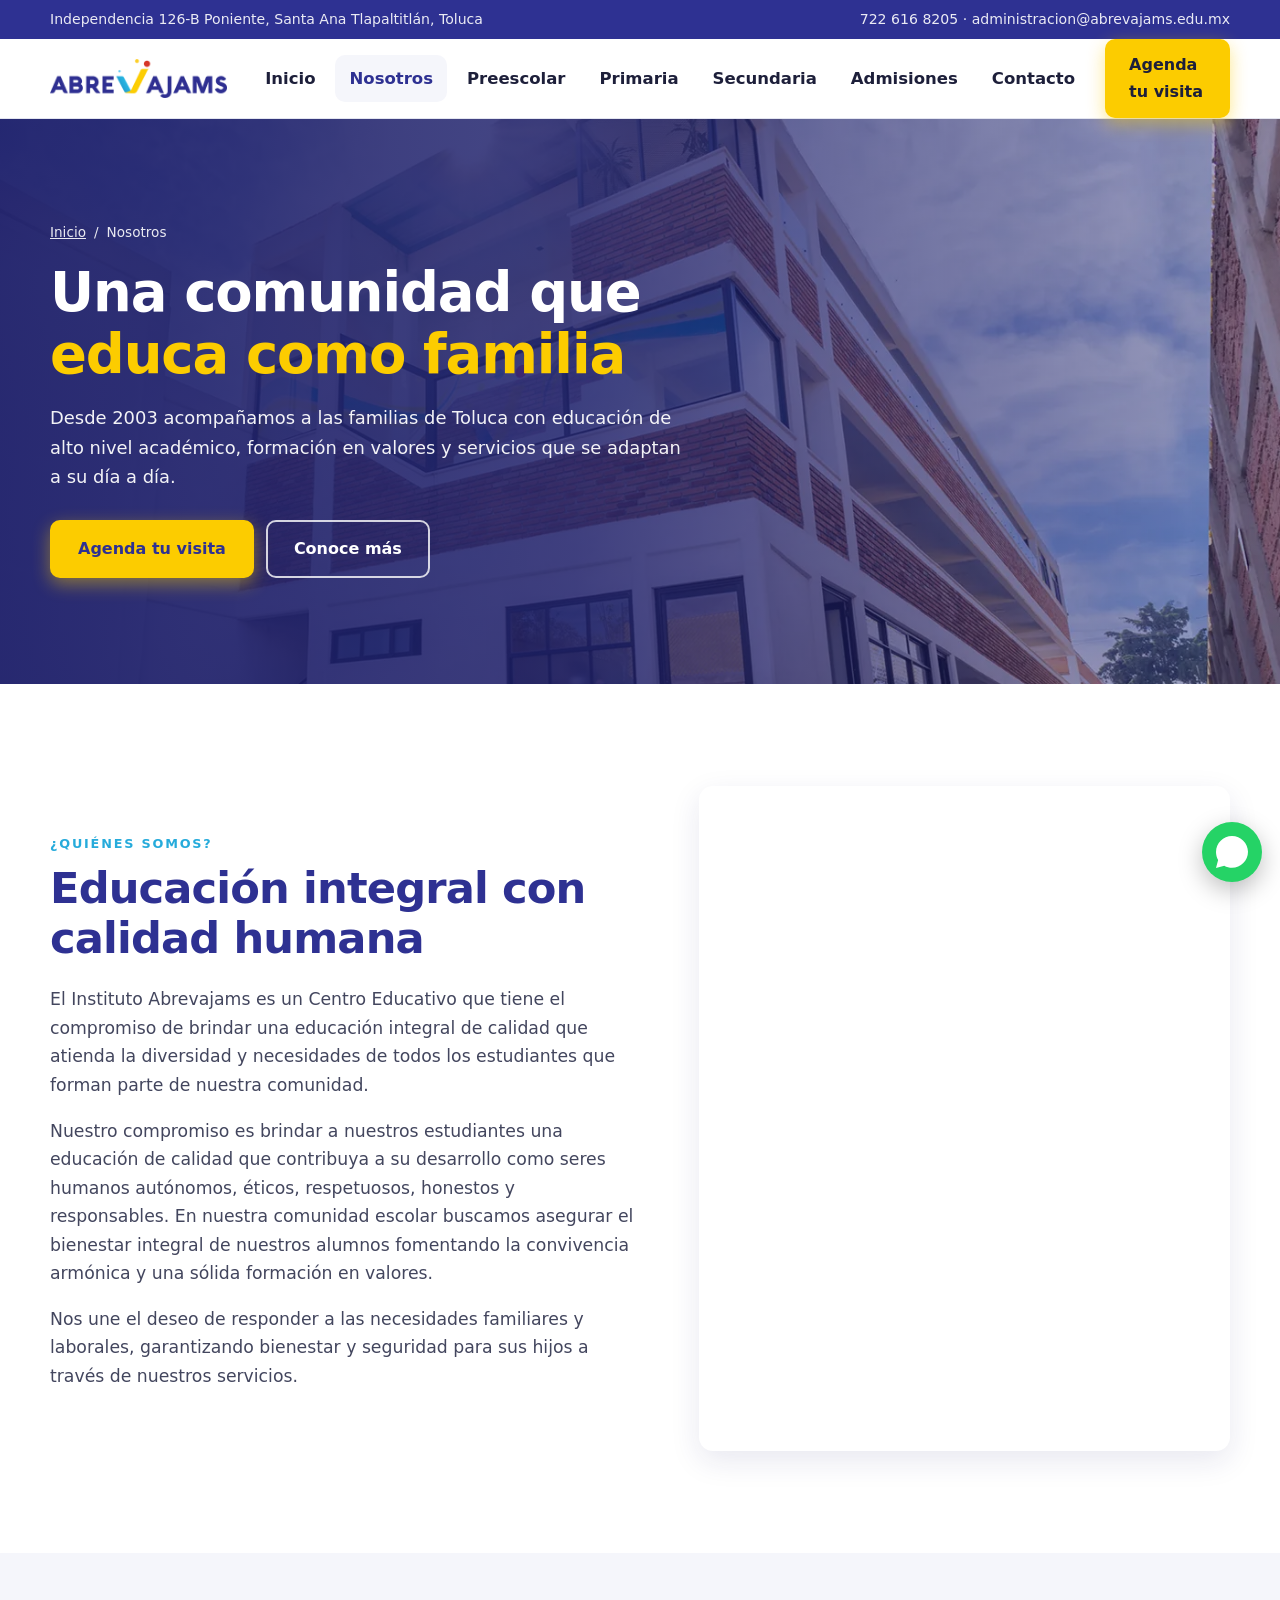
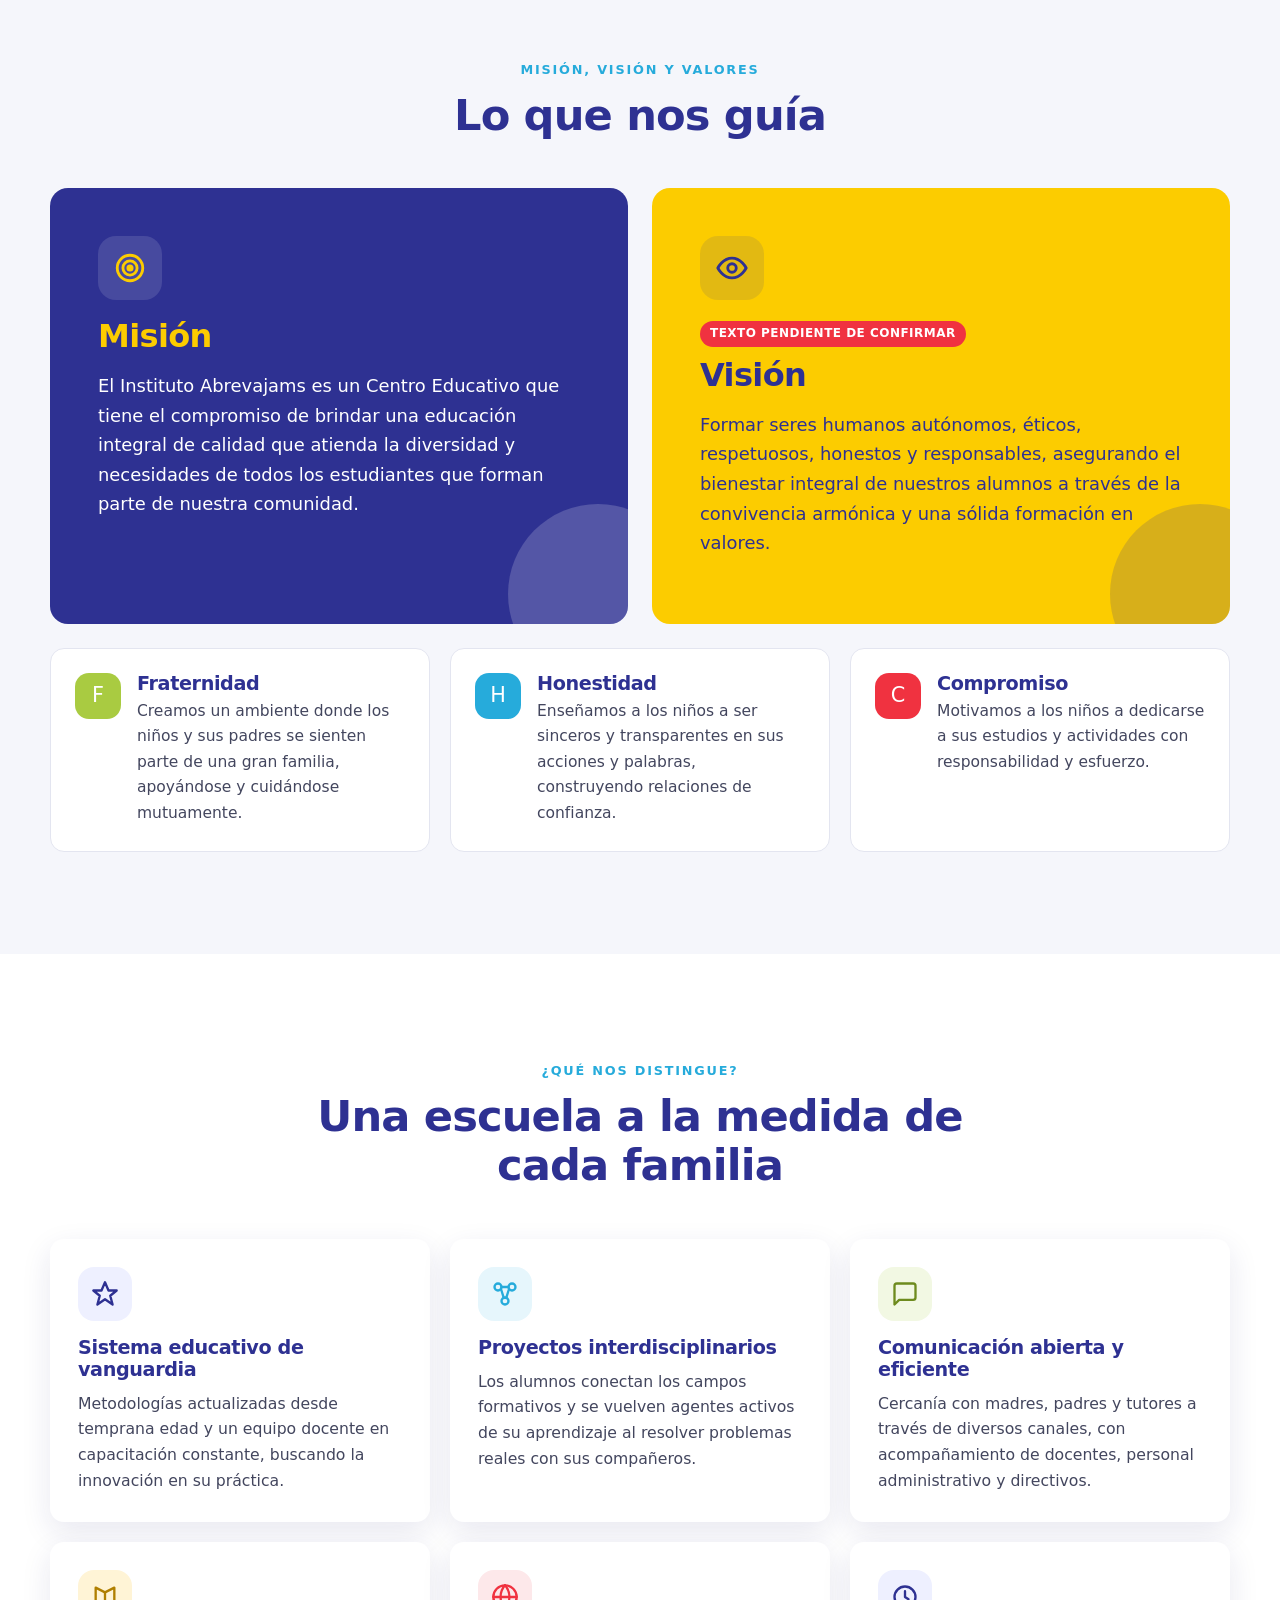
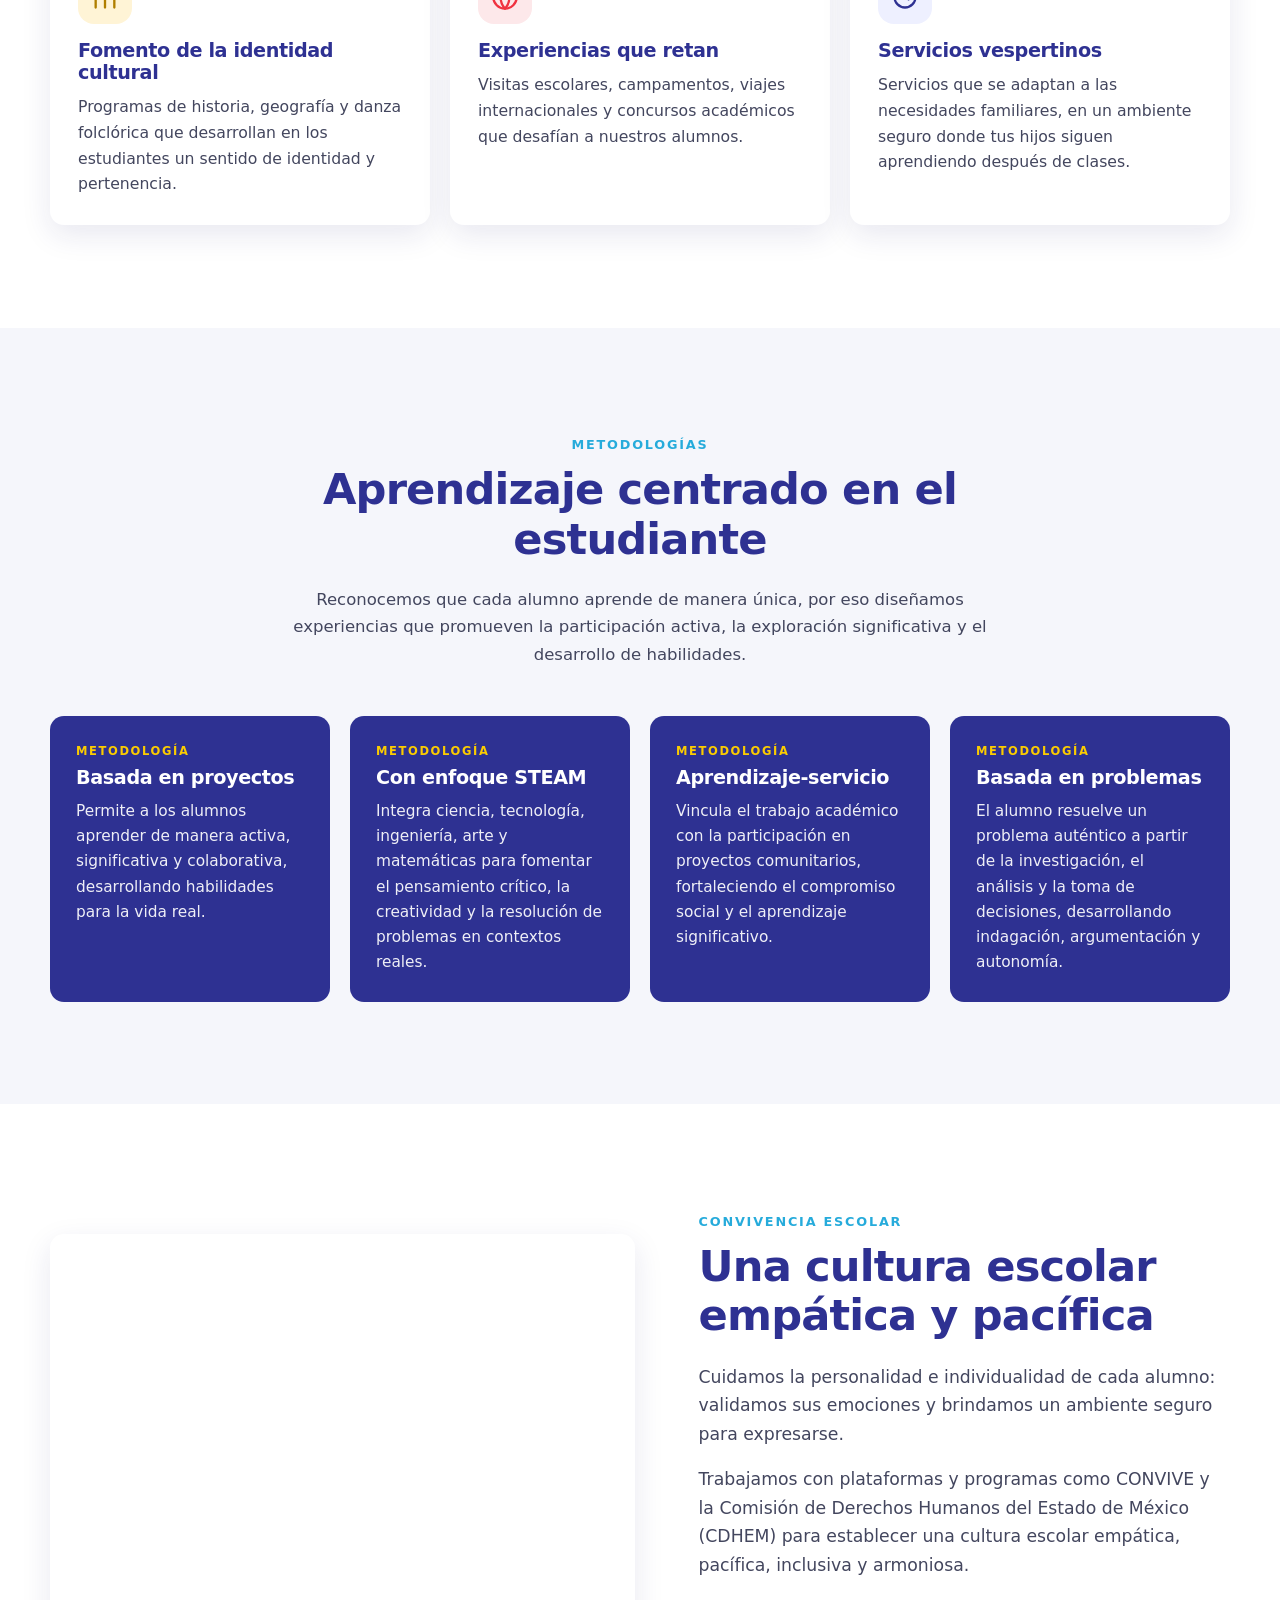
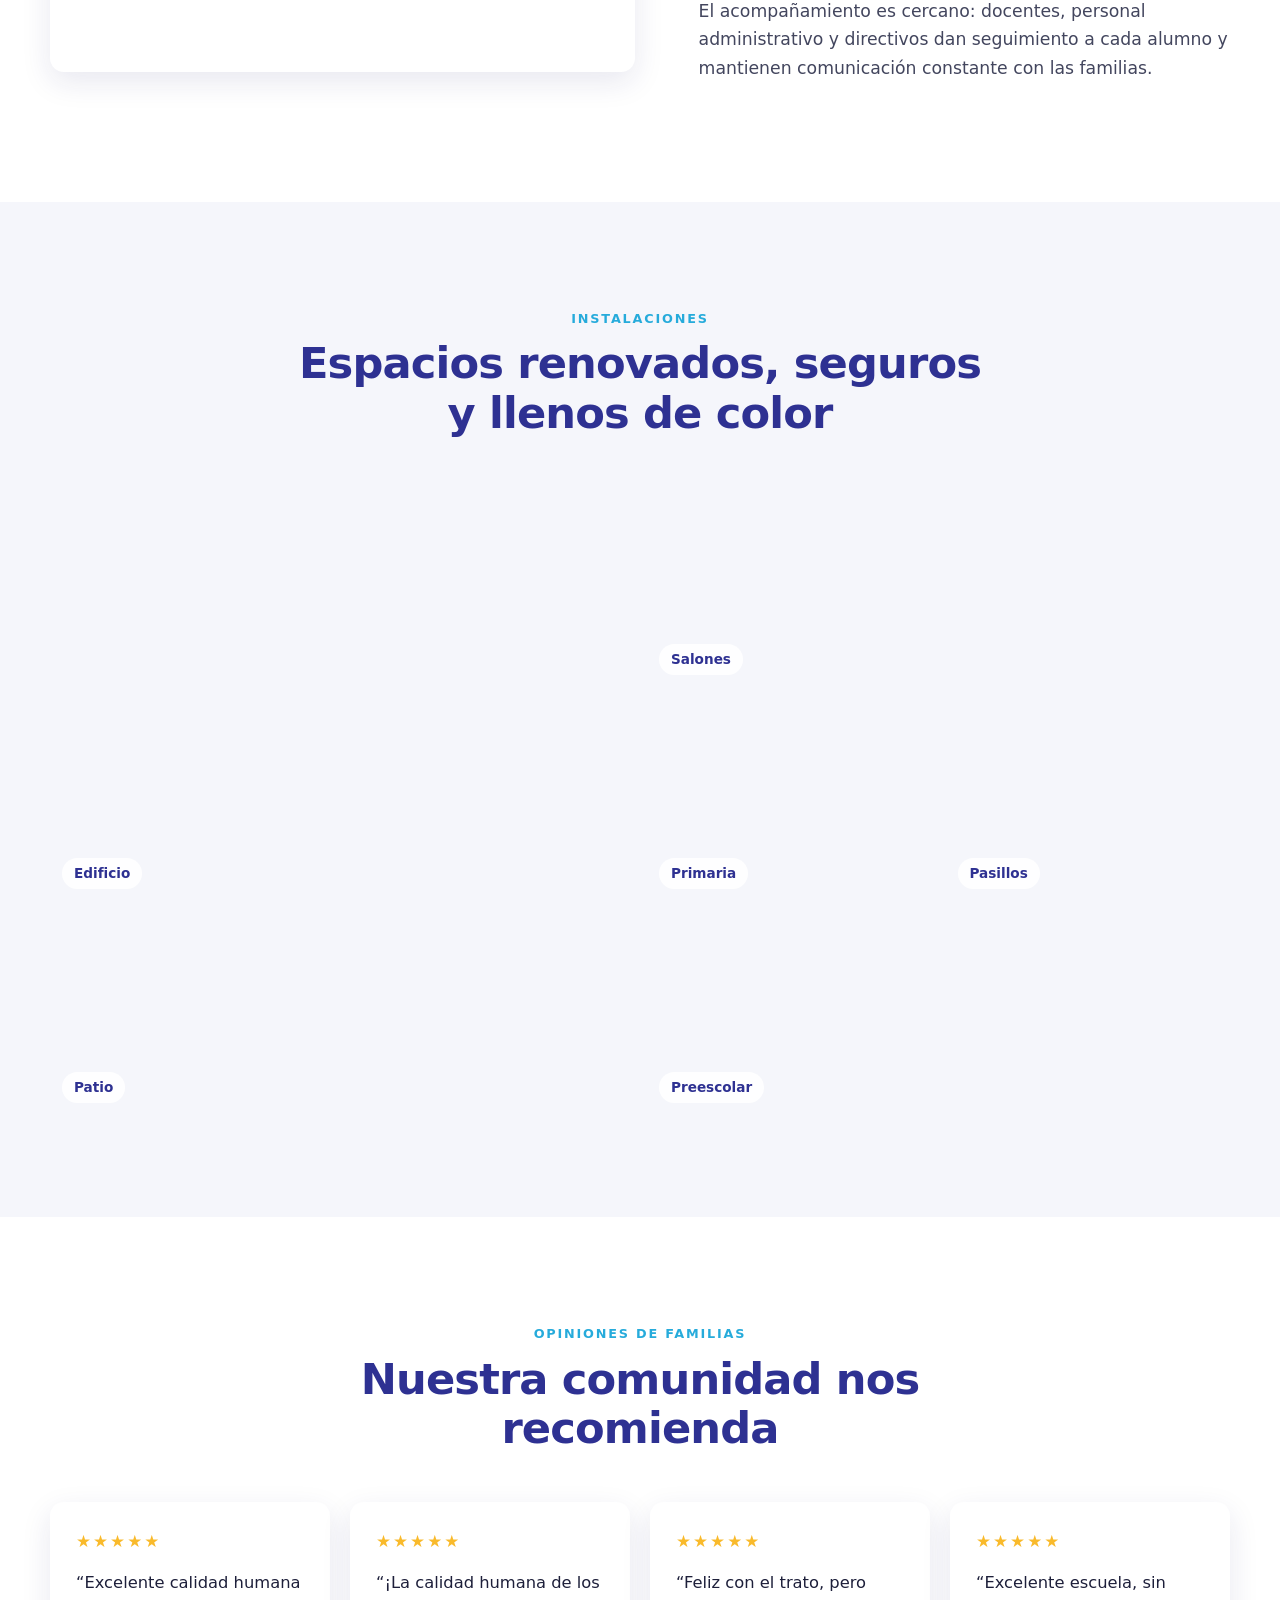
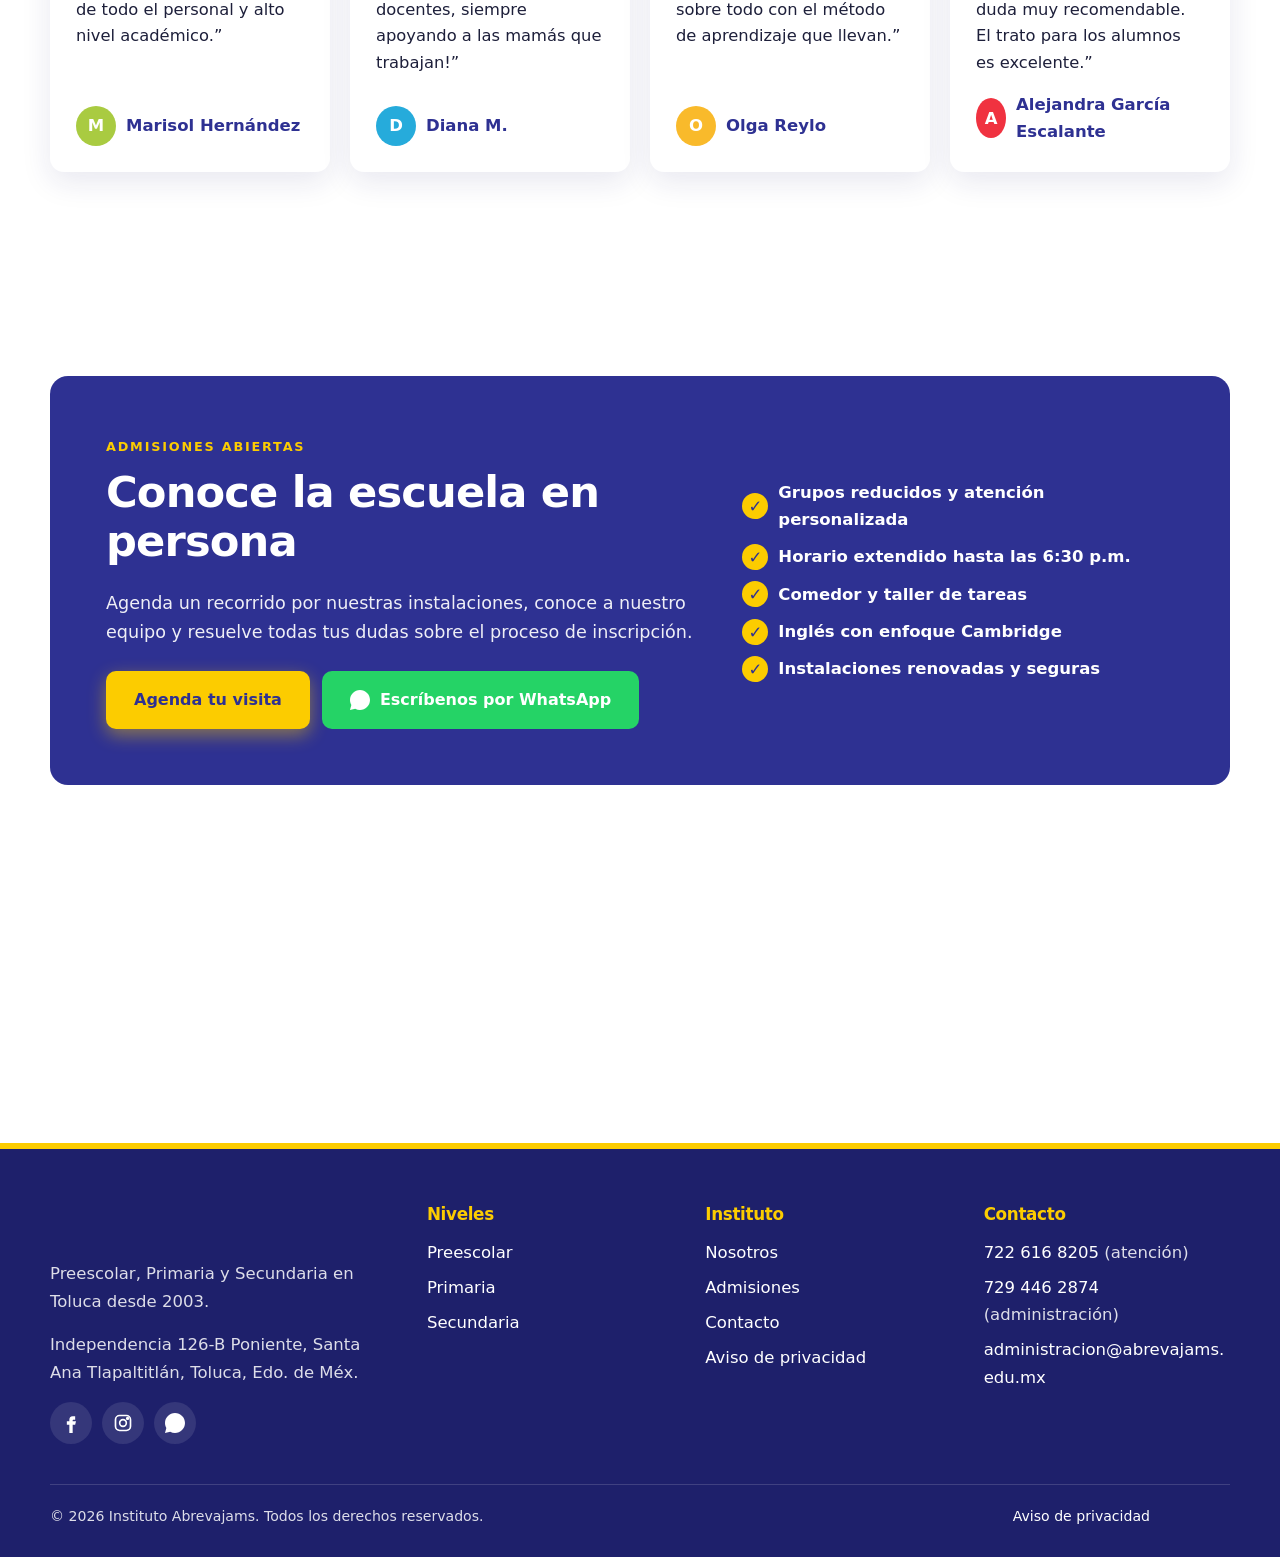
<file: public/sobre-nosotros-instituto-abrevajams-toluca/index.html>
<!doctype html>
<html lang="es-MX">
<head>
  <meta charset="utf-8">
  <title>Instituto Abrevajams</title>
  <link rel="canonical" href="https://www.abrevajams.edu.mx/nosotros/">
  <meta name="robots" content="noindex">
  <meta http-equiv="refresh" content="0; url=../nosotros/">
</head>
<body>
  <p>Esta página cambió de dirección: <a href="../nosotros/">continuar</a>.</p>
</body>
</html>
</file>
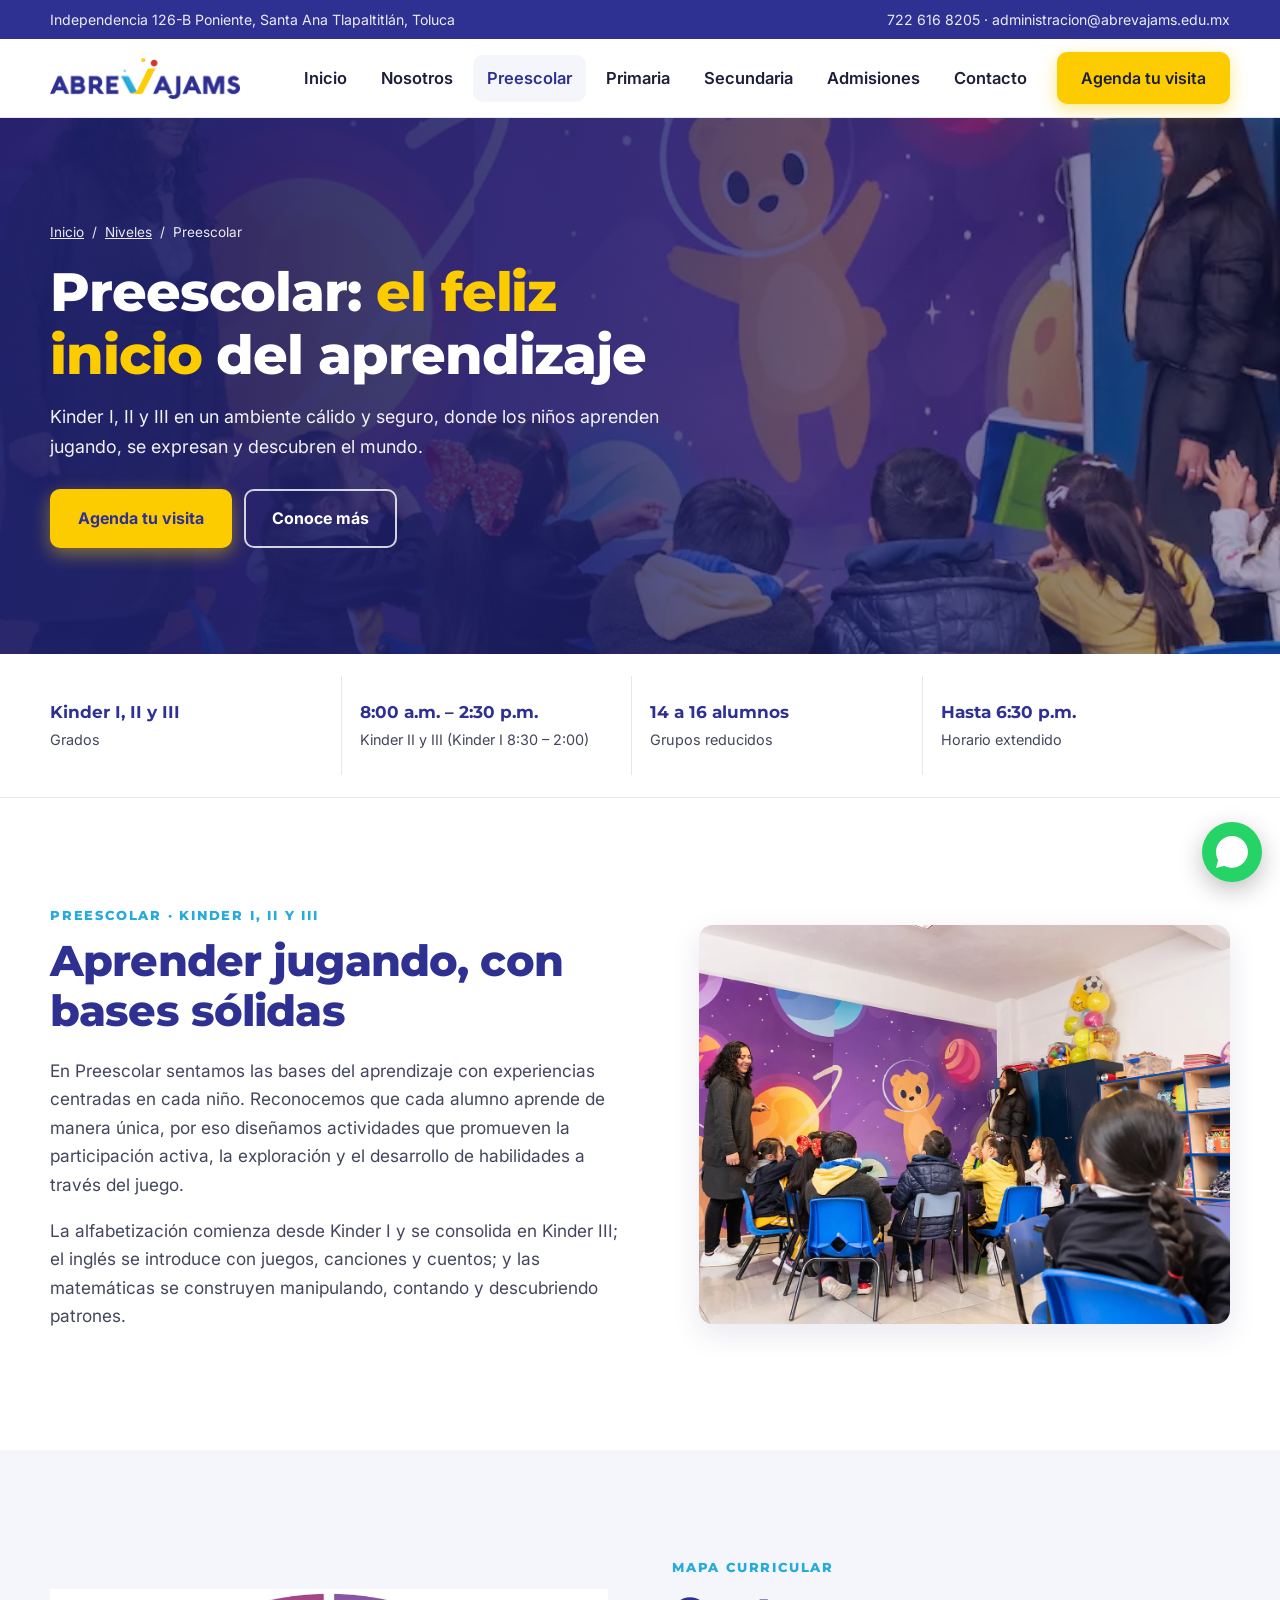
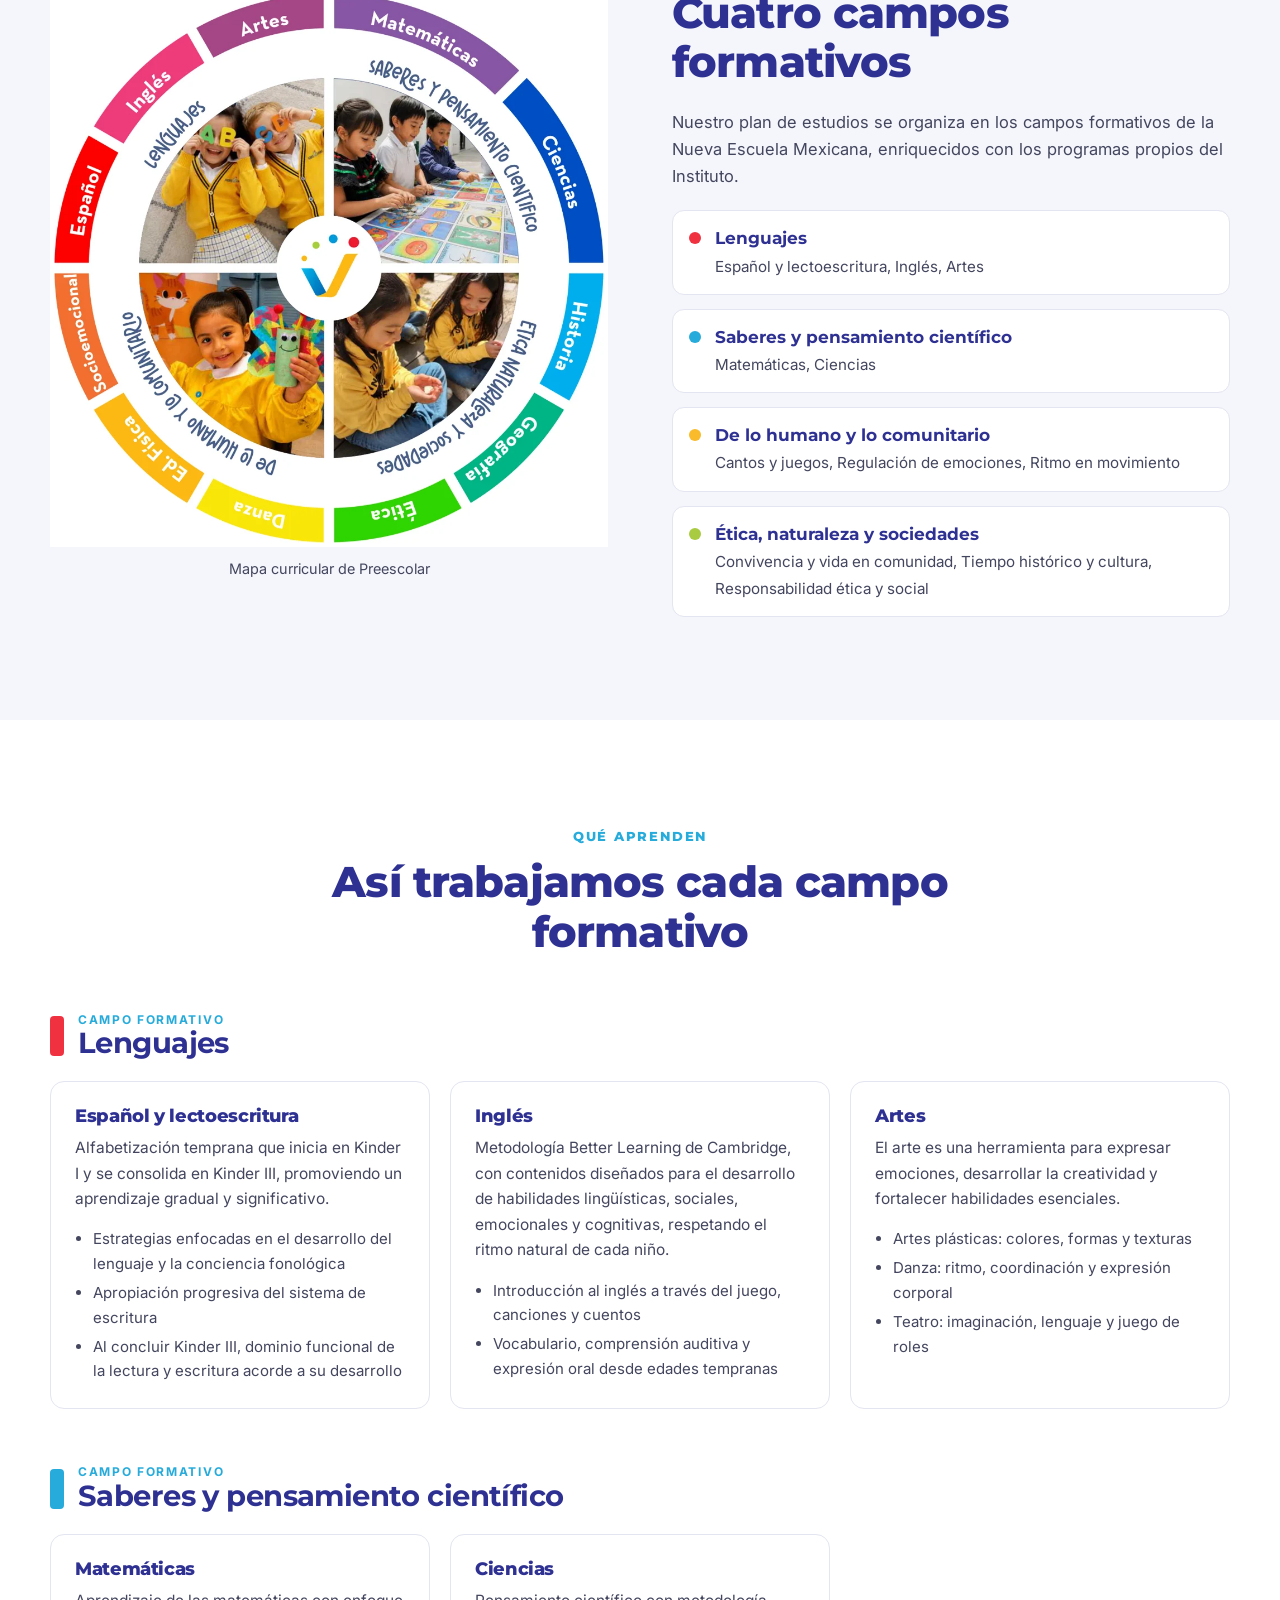
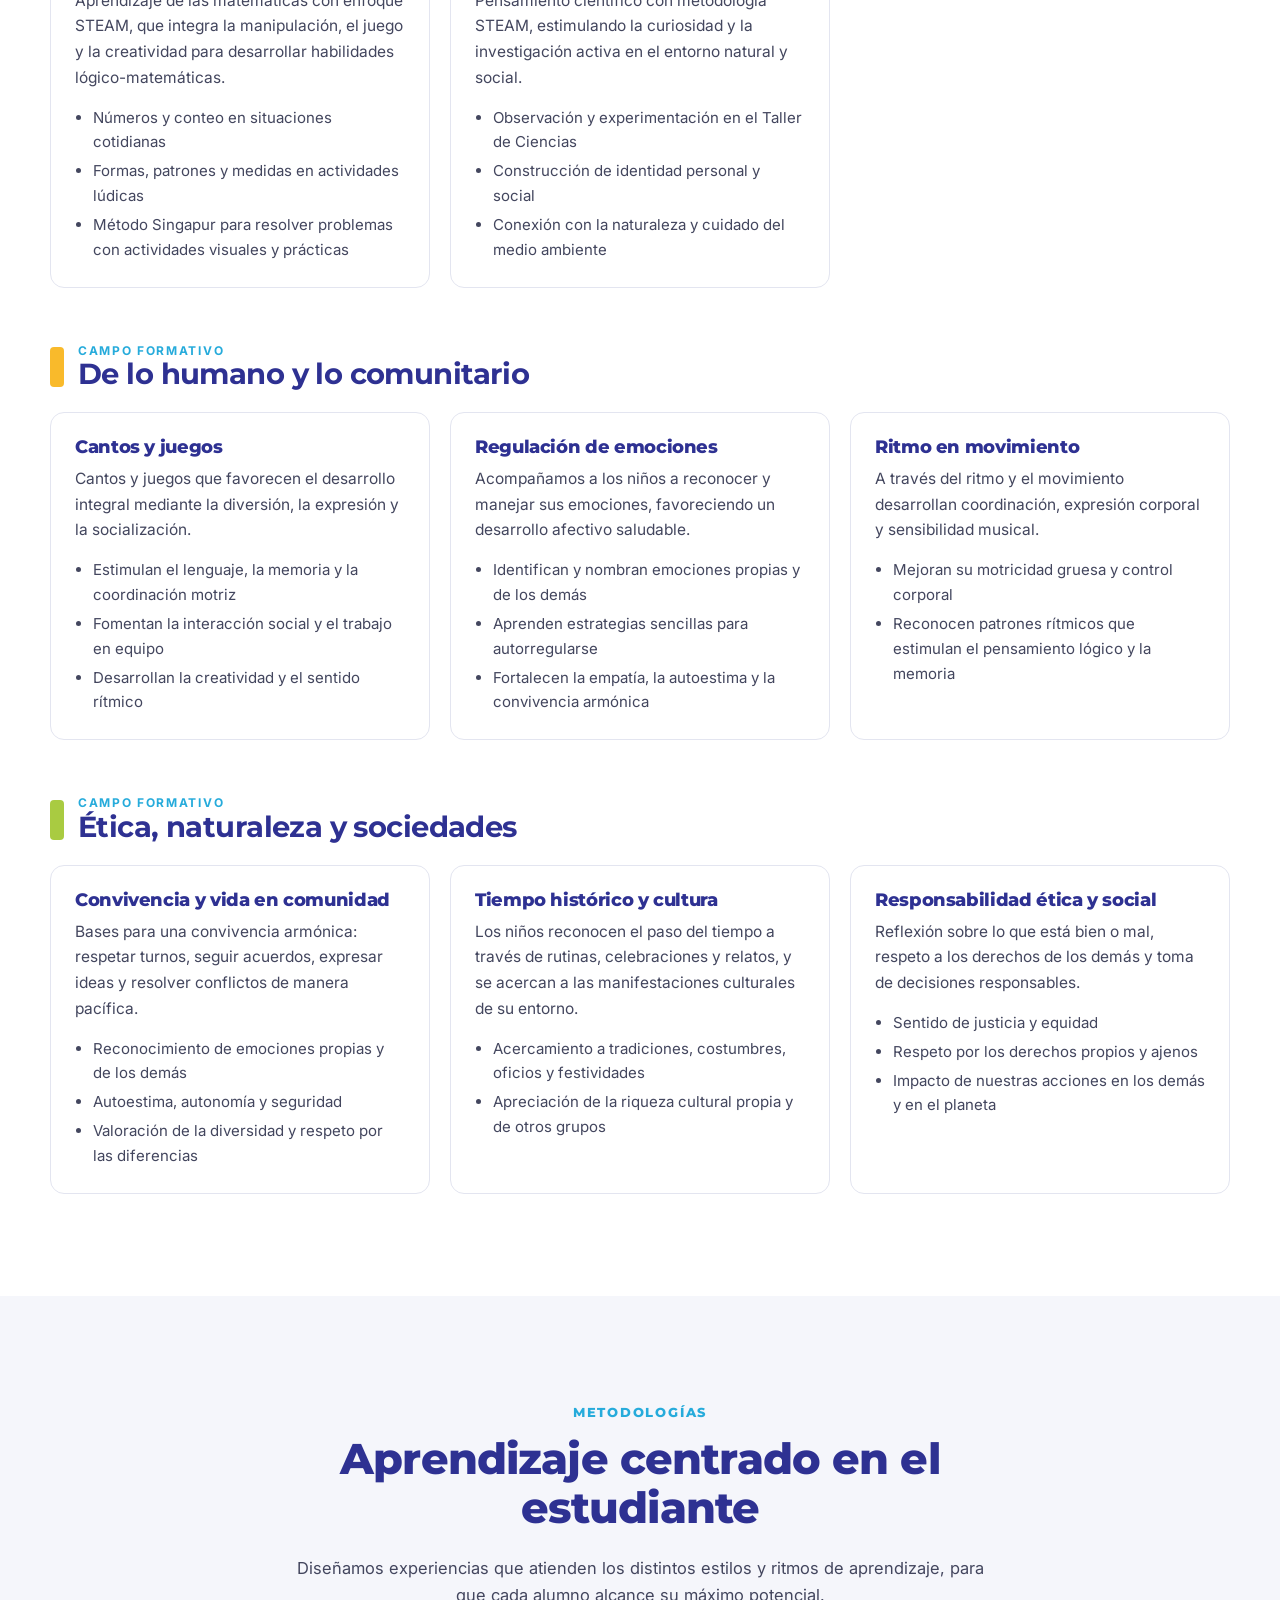
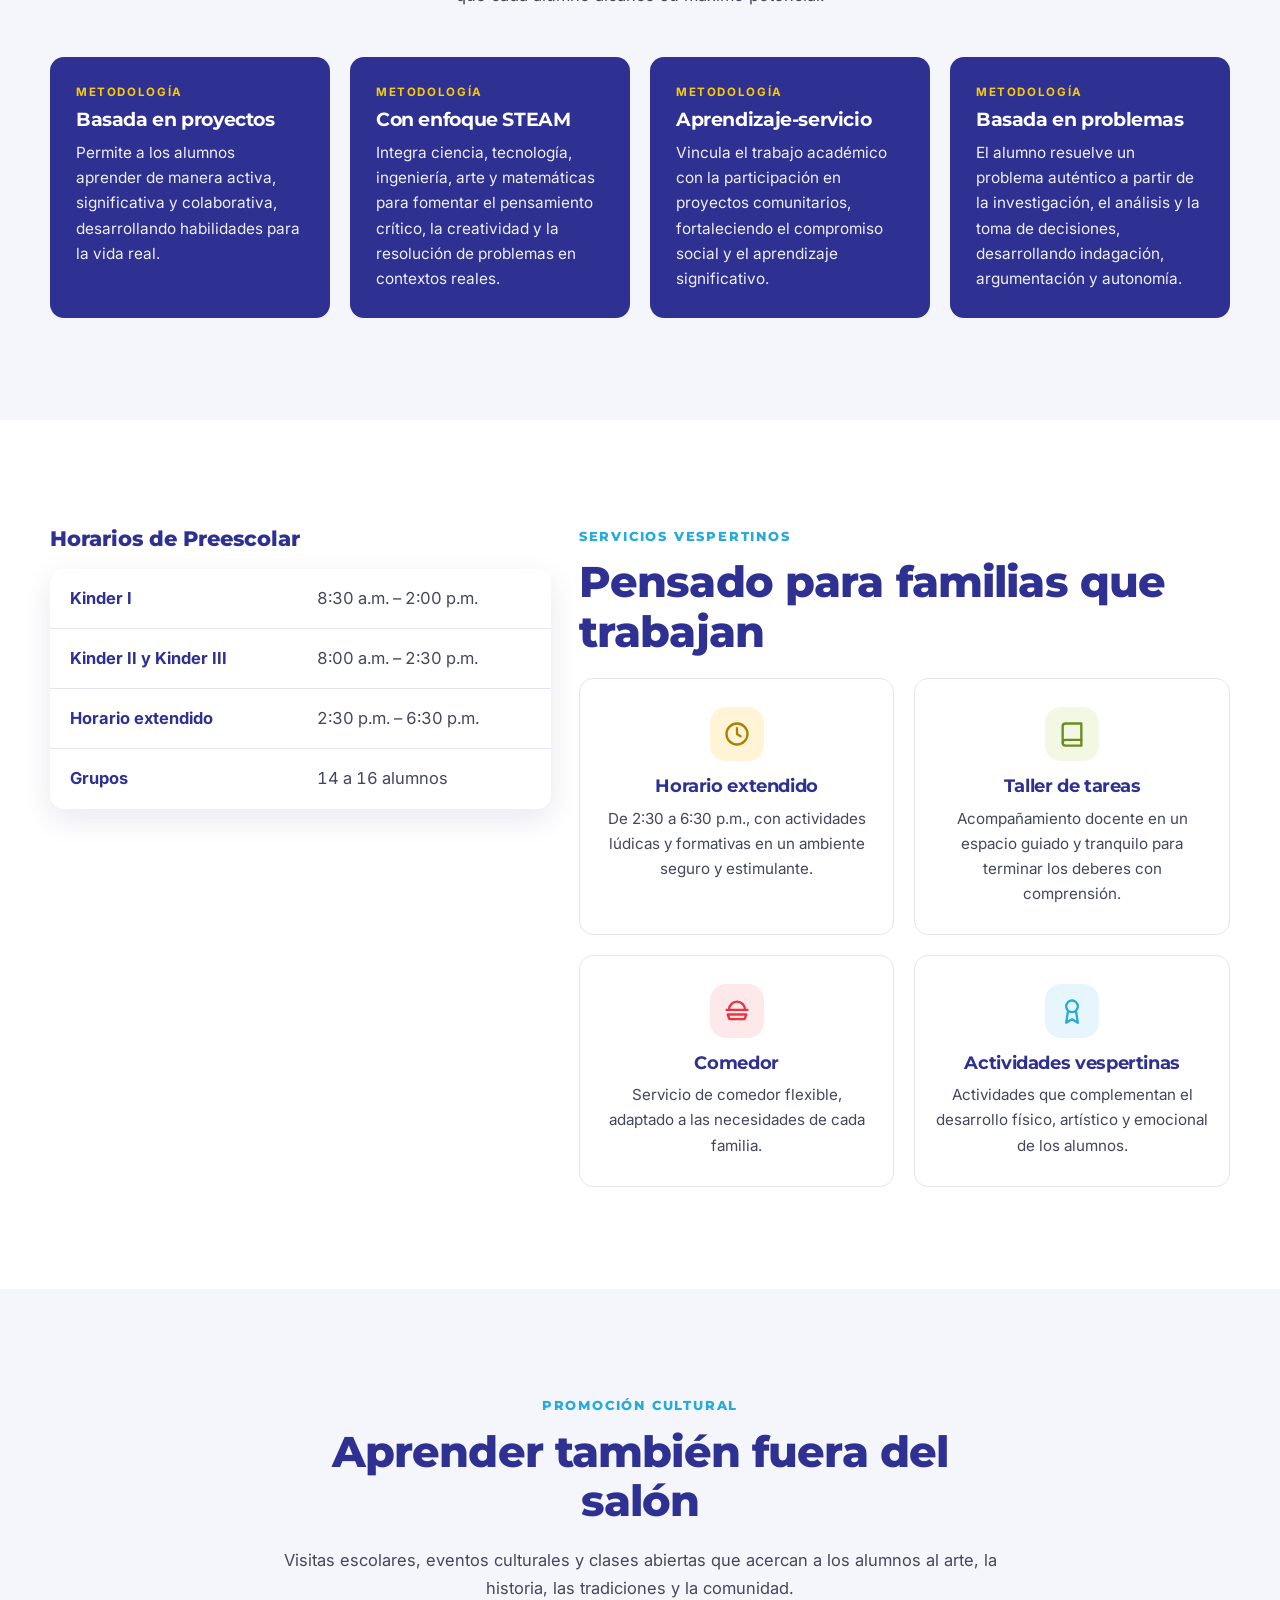
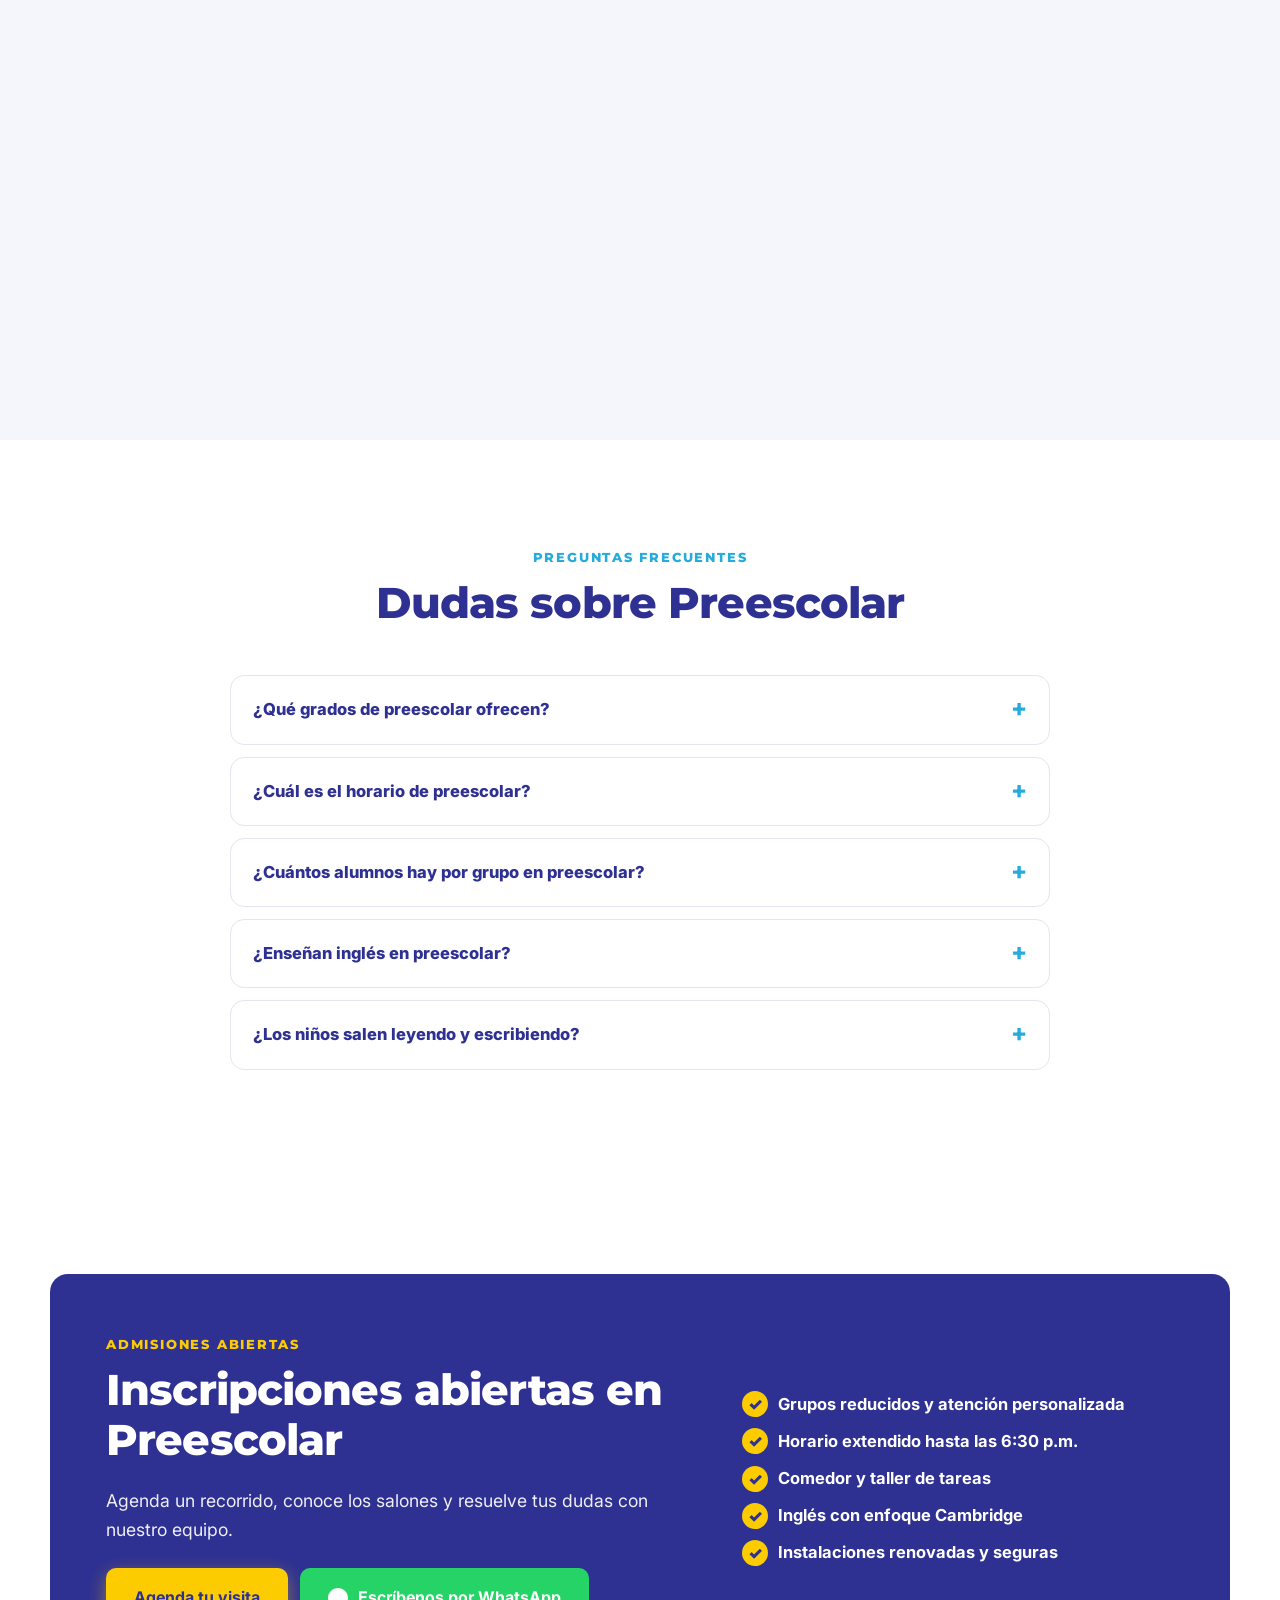
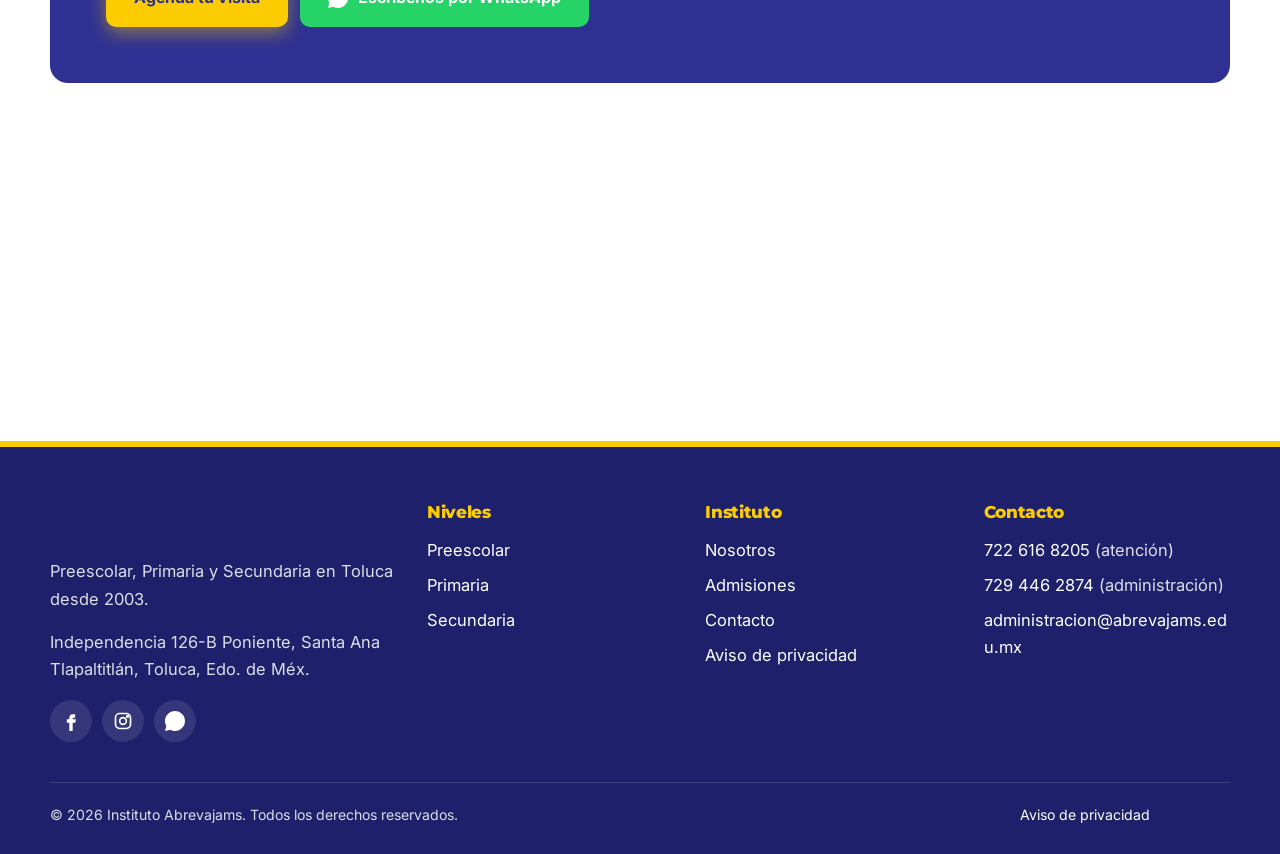
<file: public/niveles-escolares/preescolar/index.html>
<!doctype html>
<html lang="es-MX">
<head>
  <meta charset="utf-8">
  <title>Instituto Abrevajams</title>
  <link rel="canonical" href="https://www.abrevajams.edu.mx/preescolar/">
  <meta name="robots" content="noindex">
  <meta http-equiv="refresh" content="0; url=../../preescolar/">
</head>
<body>
  <p>Esta página cambió de dirección: <a href="../../preescolar/">continuar</a>.</p>
</body>
</html>
</file>
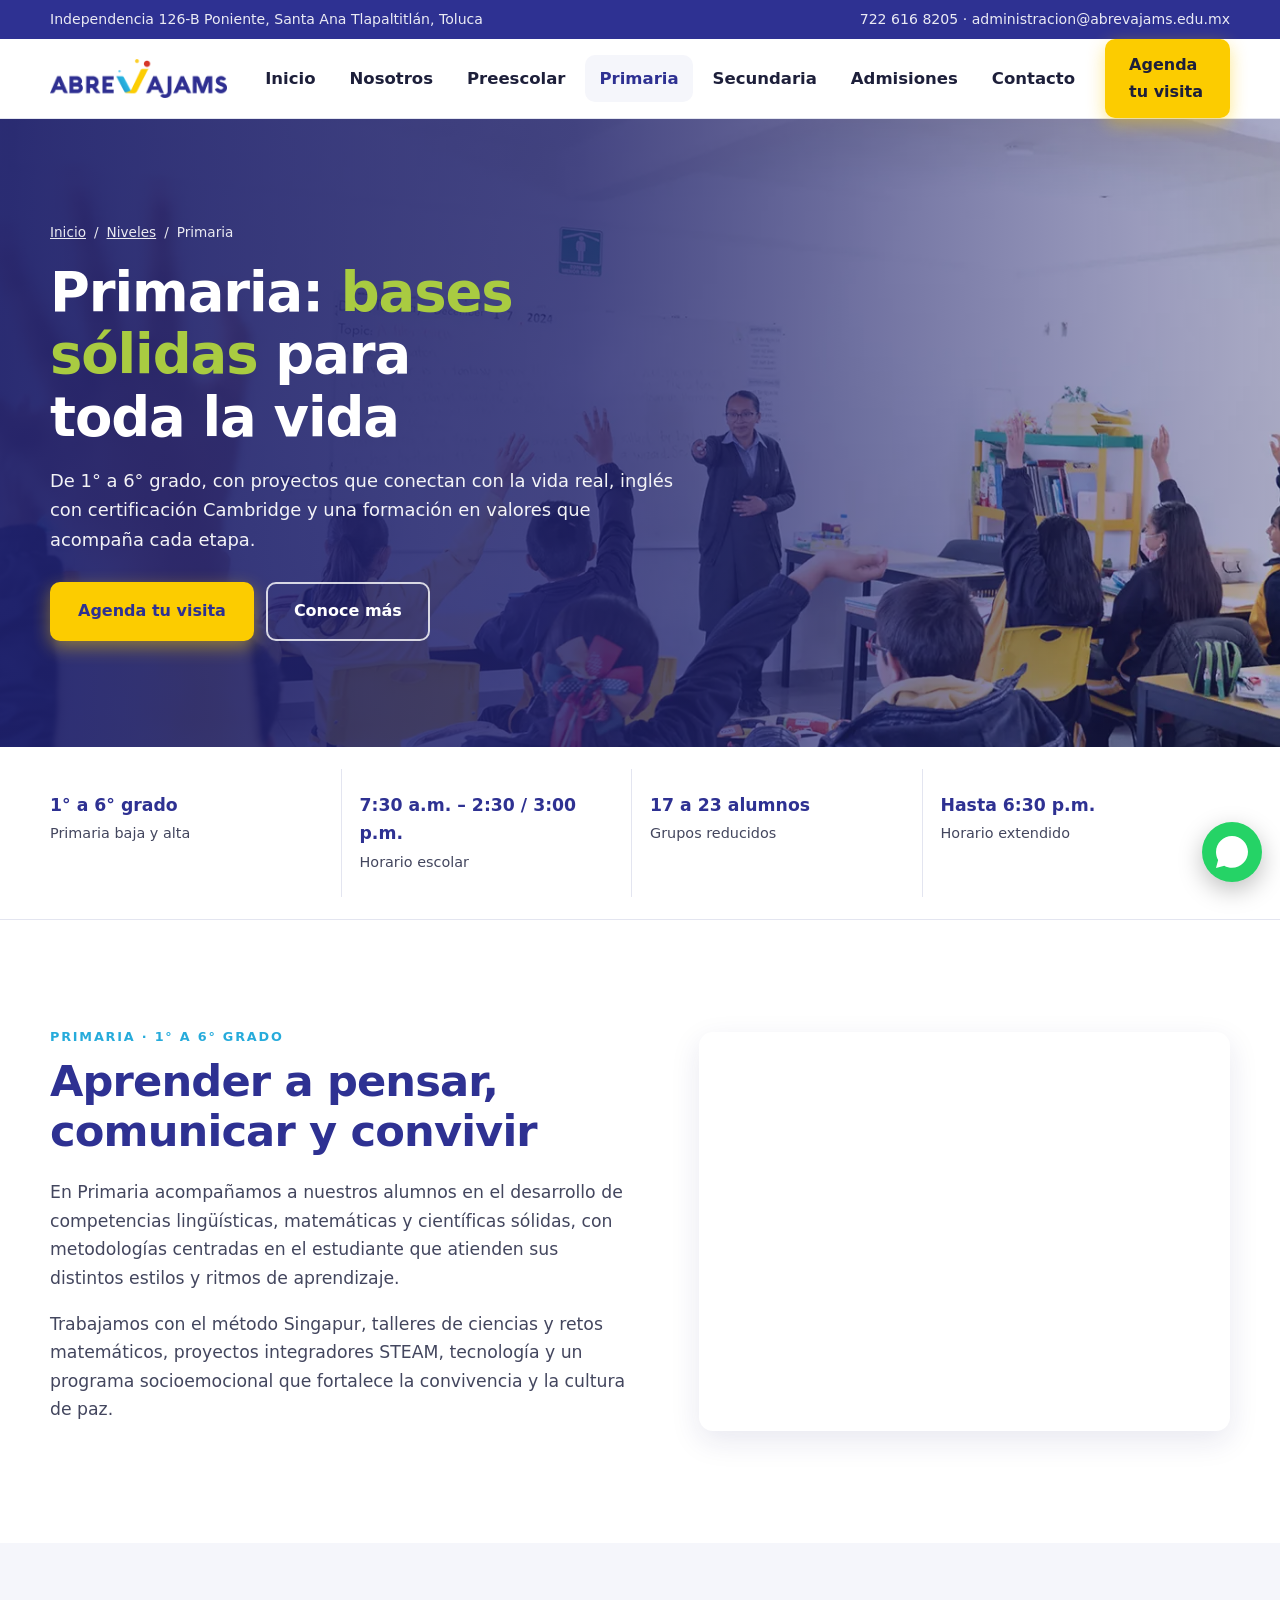
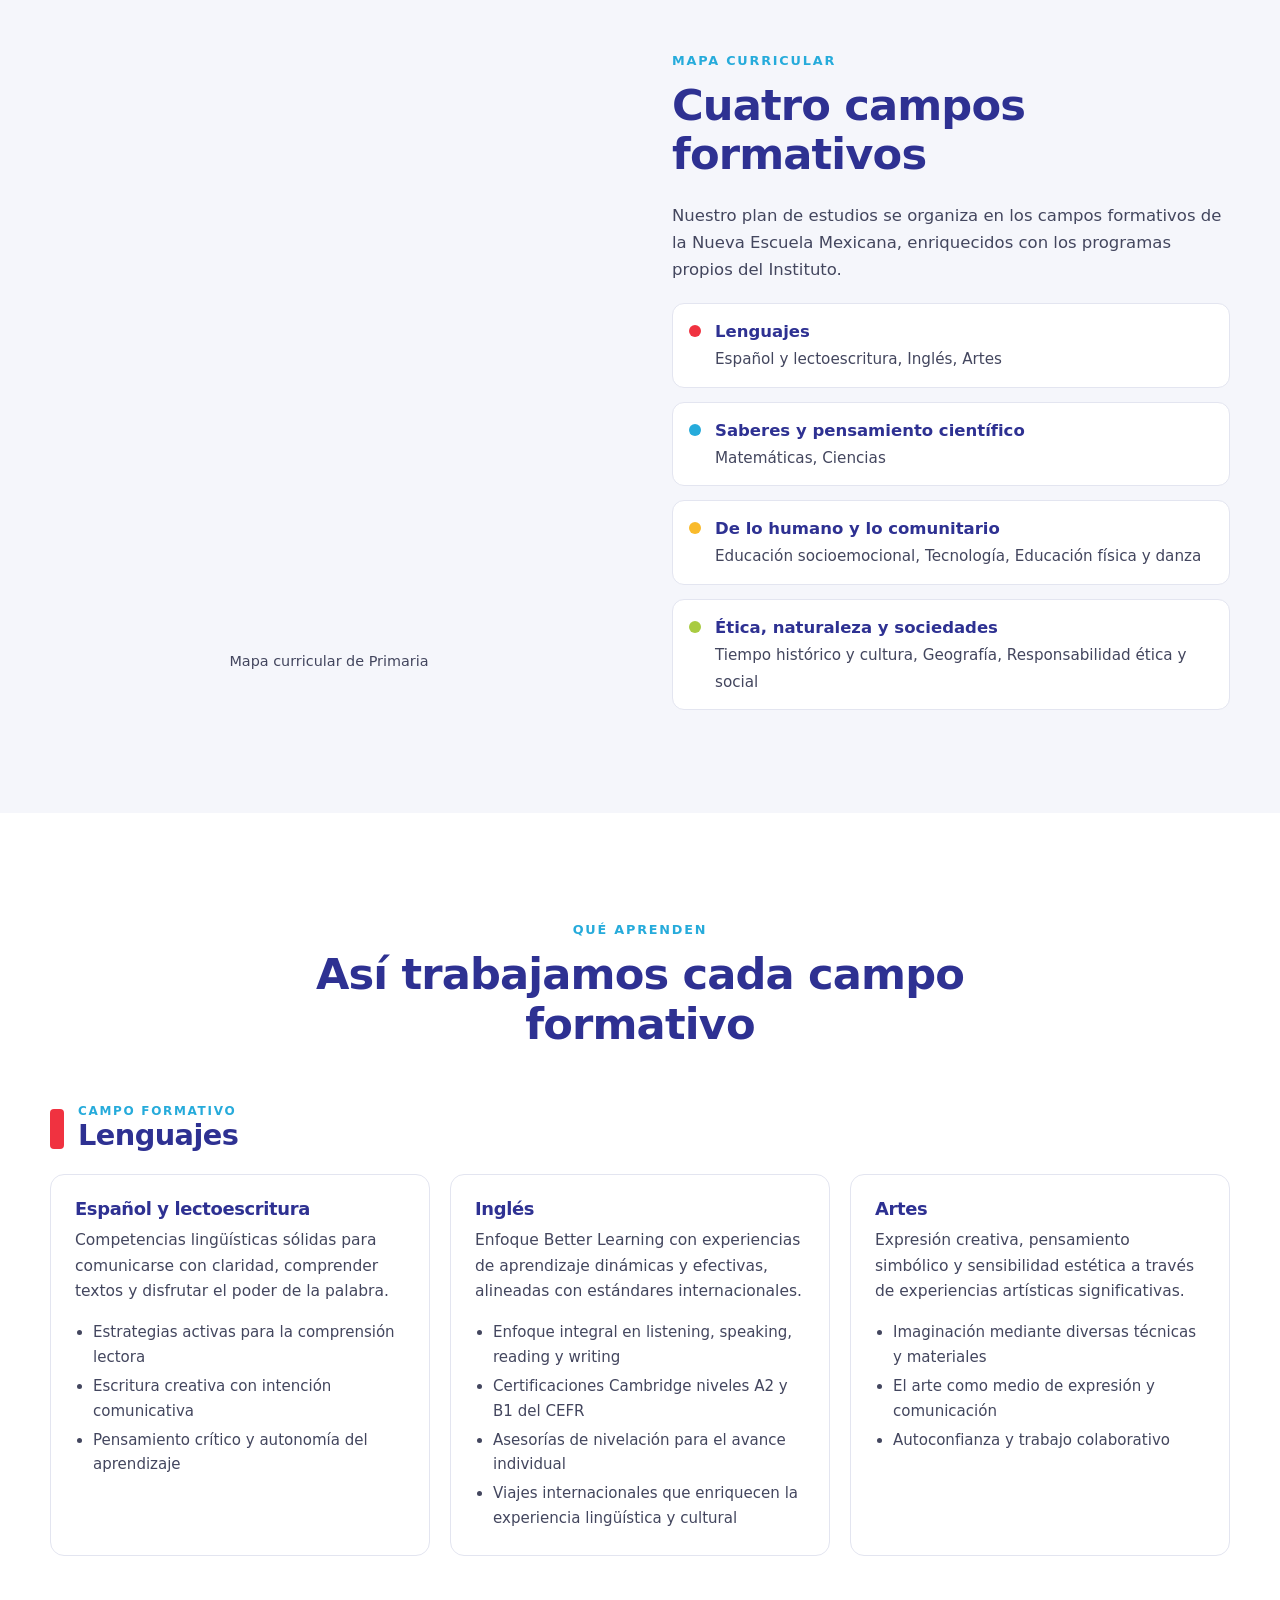
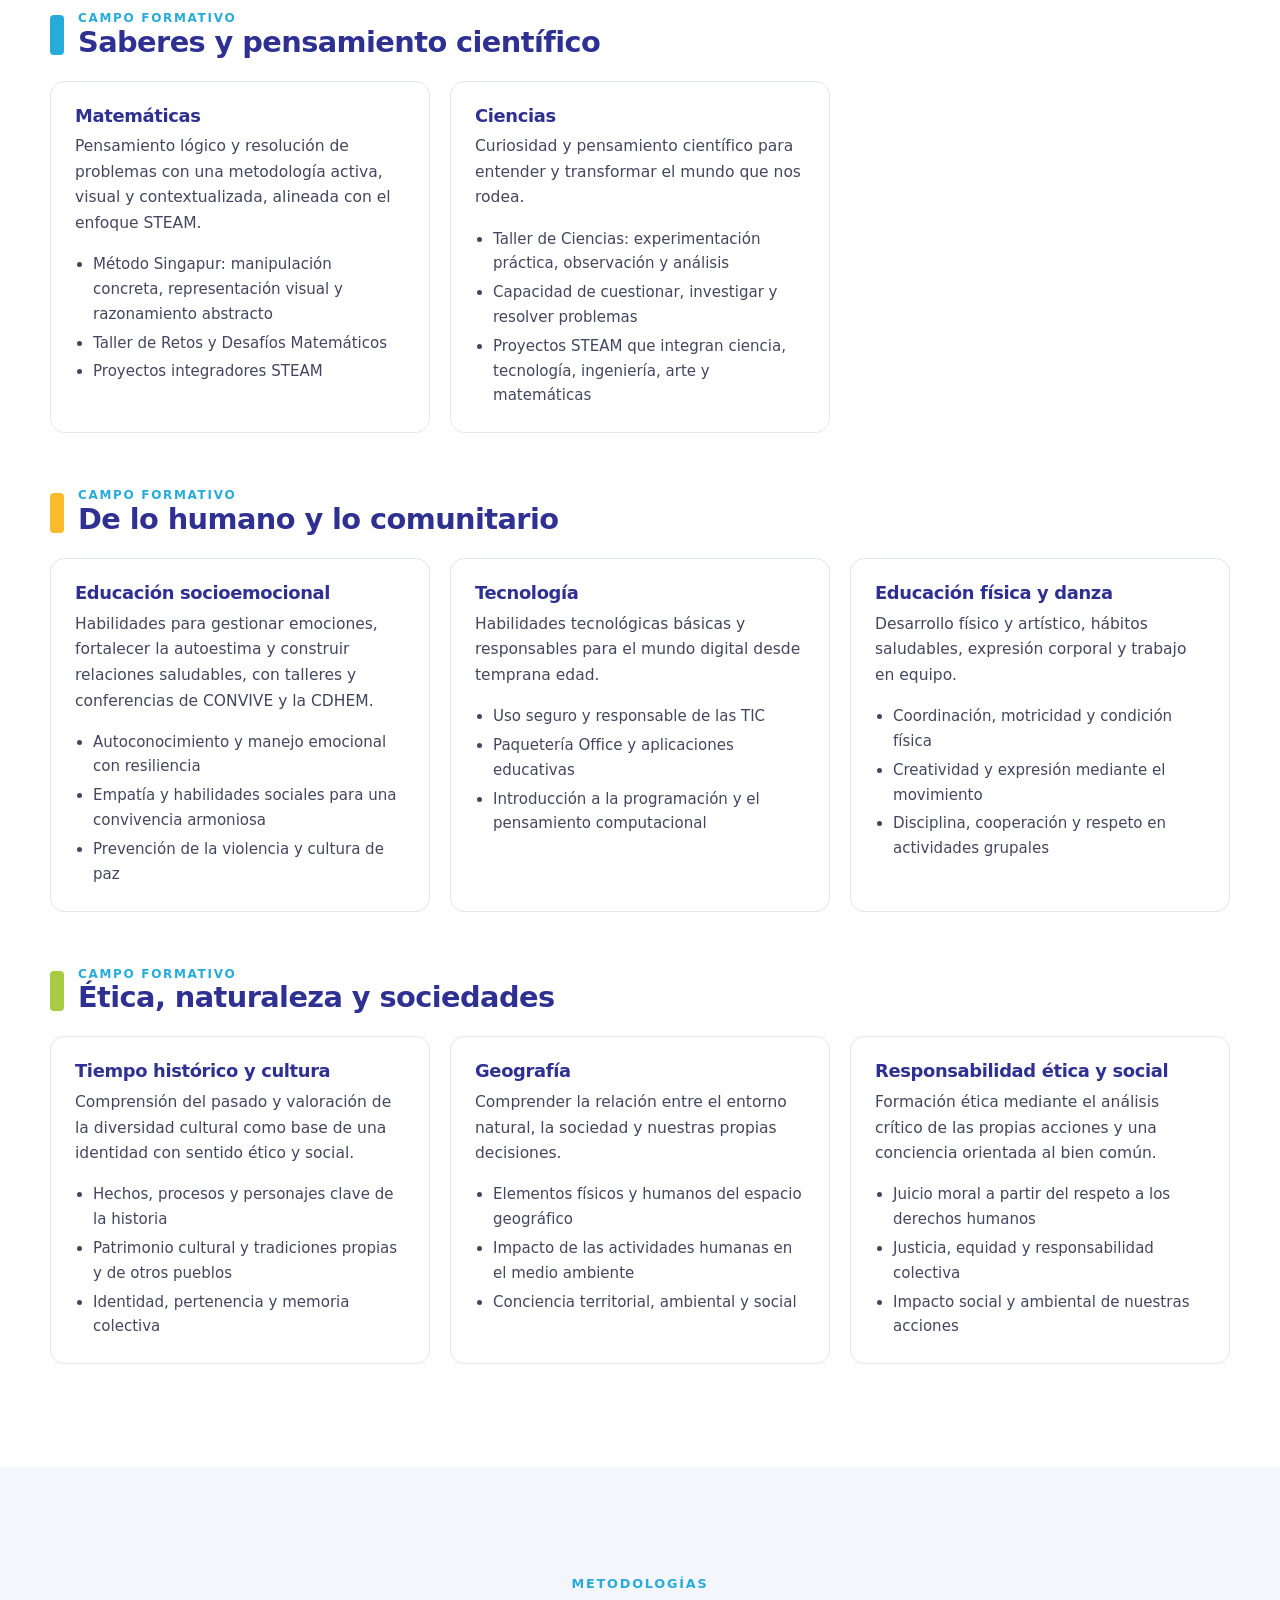
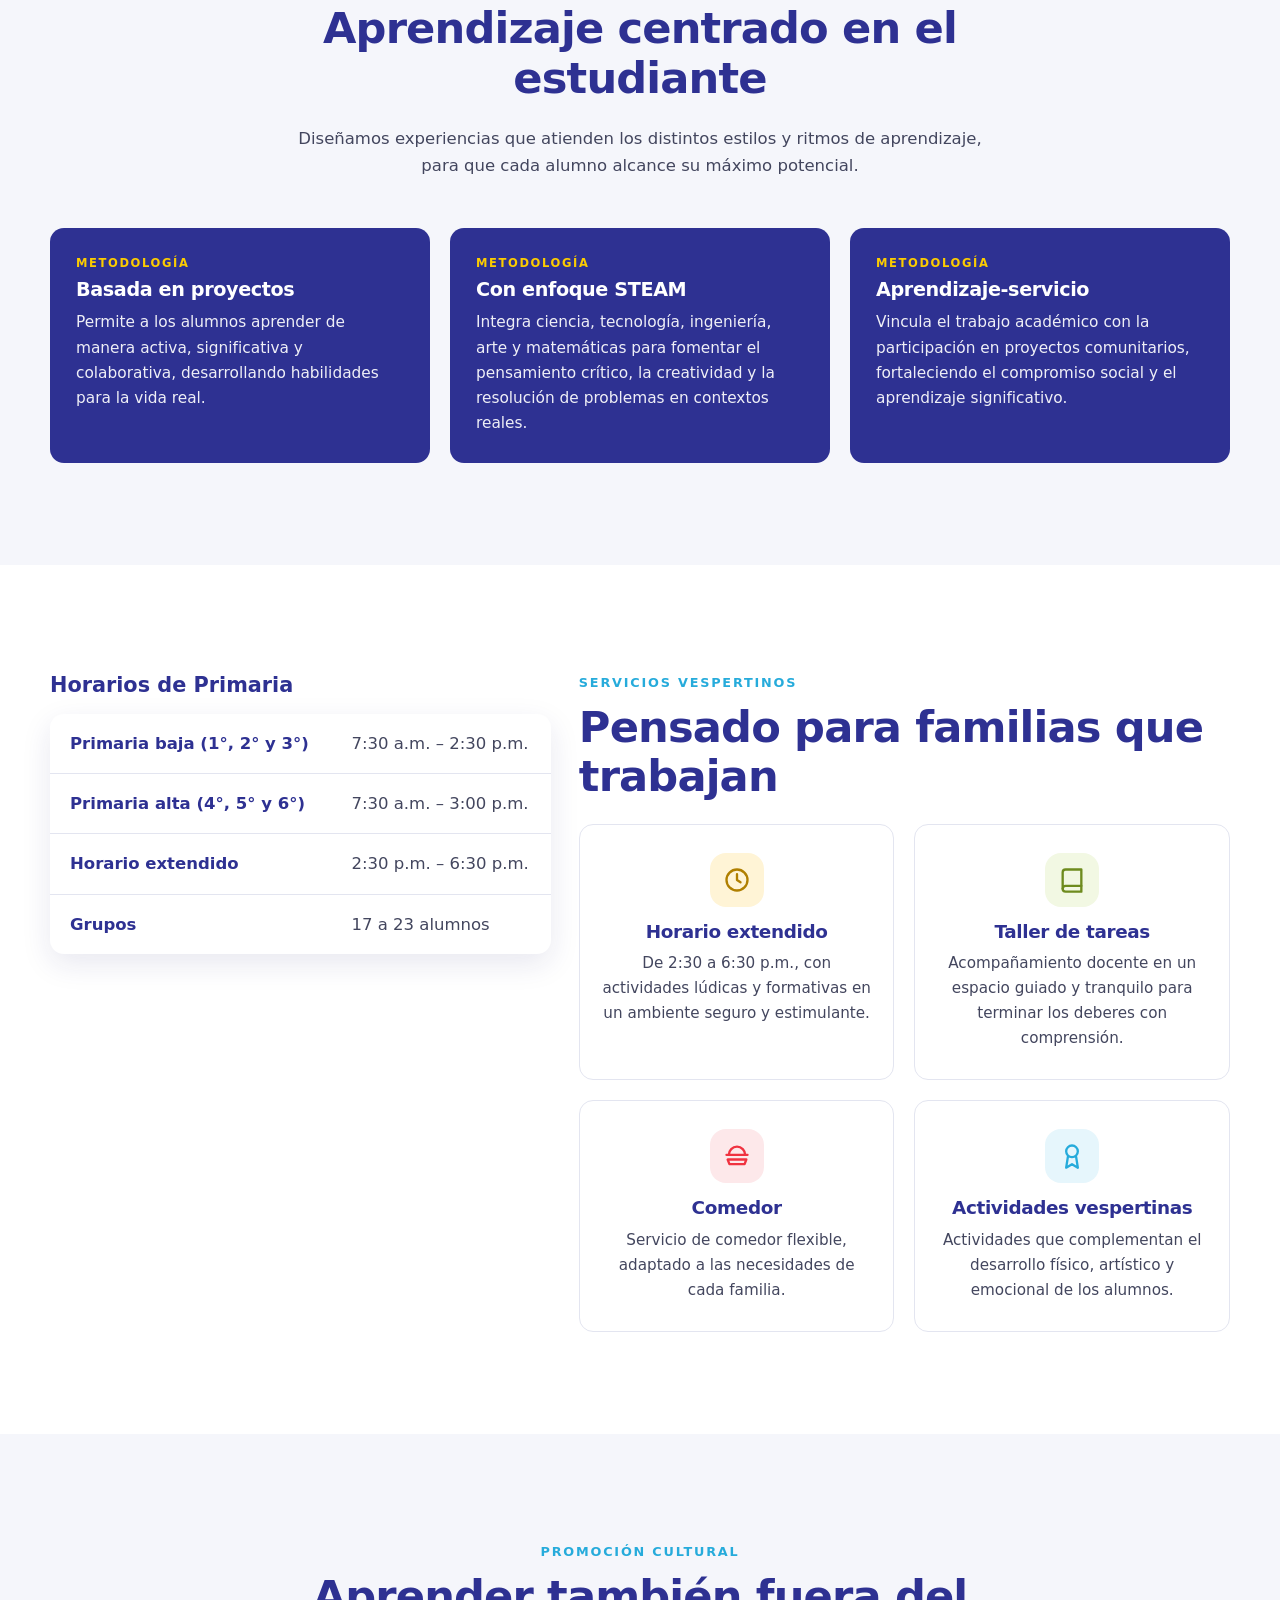
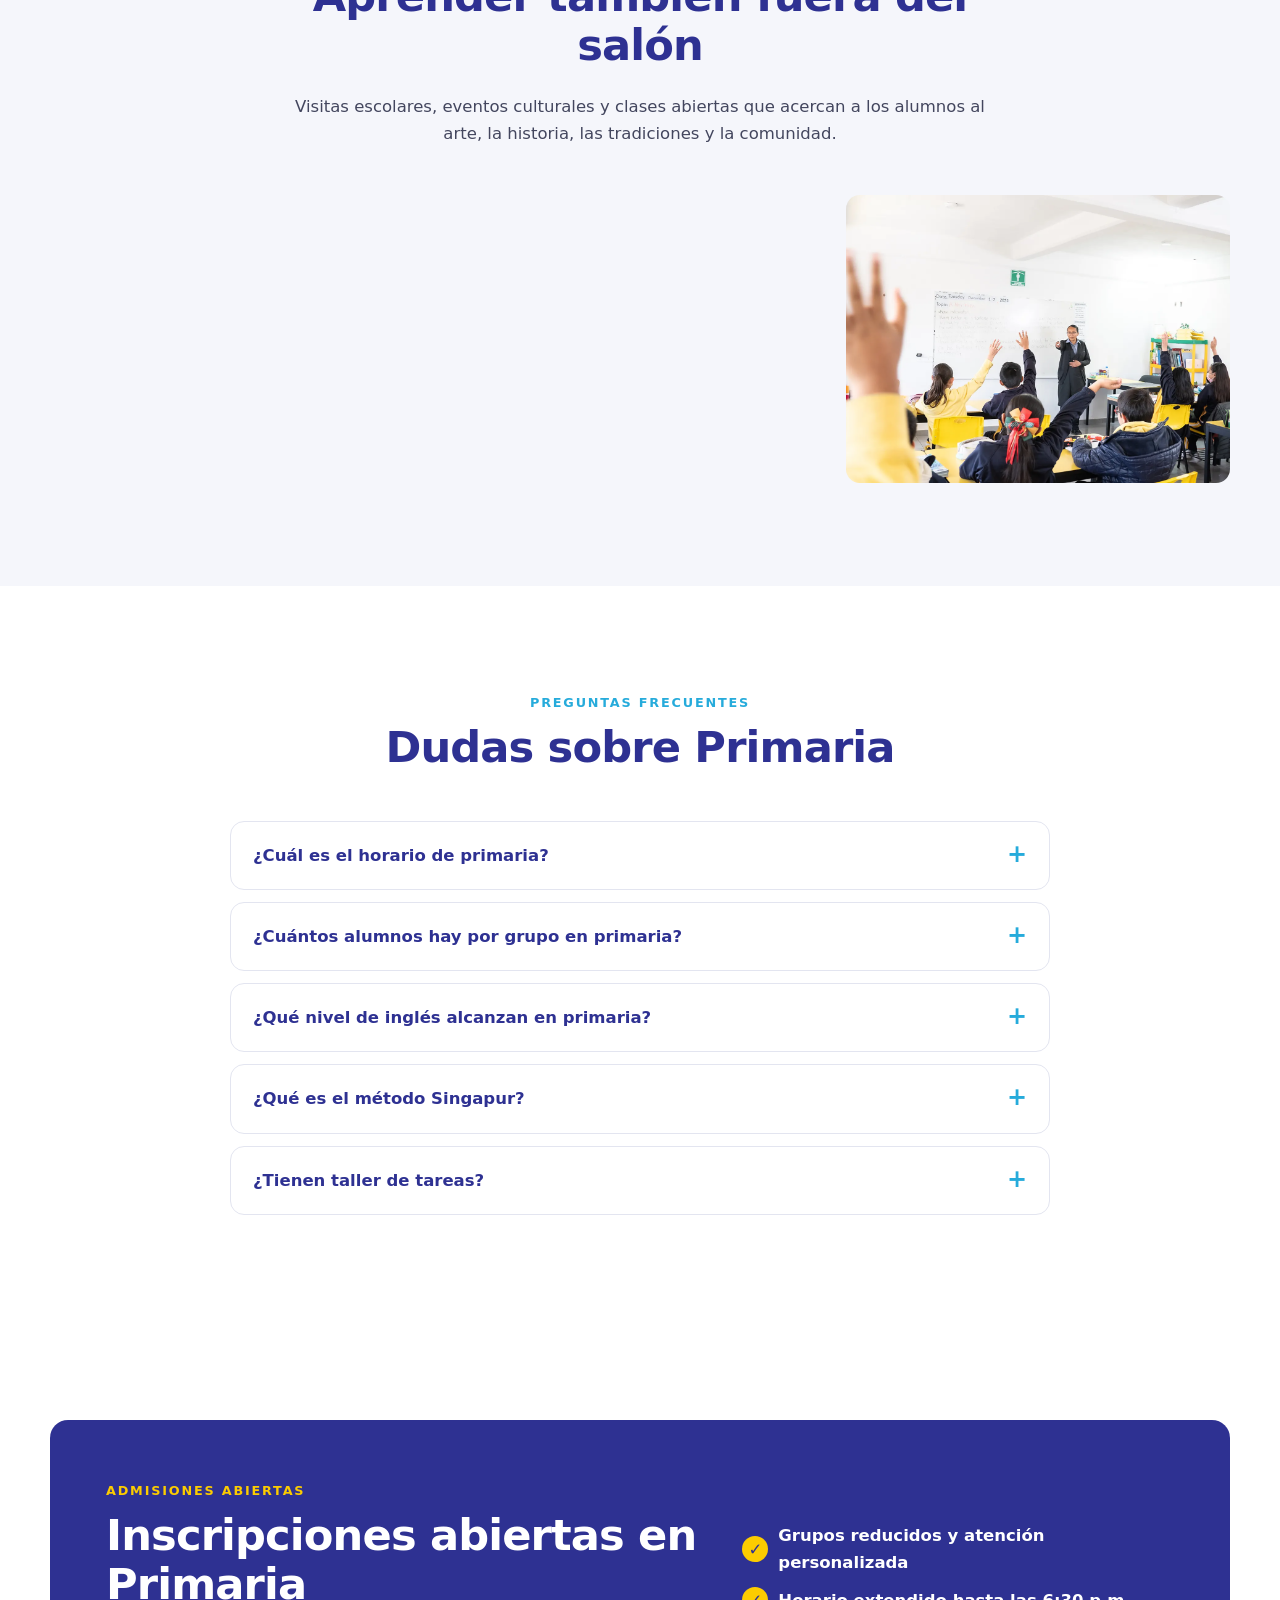
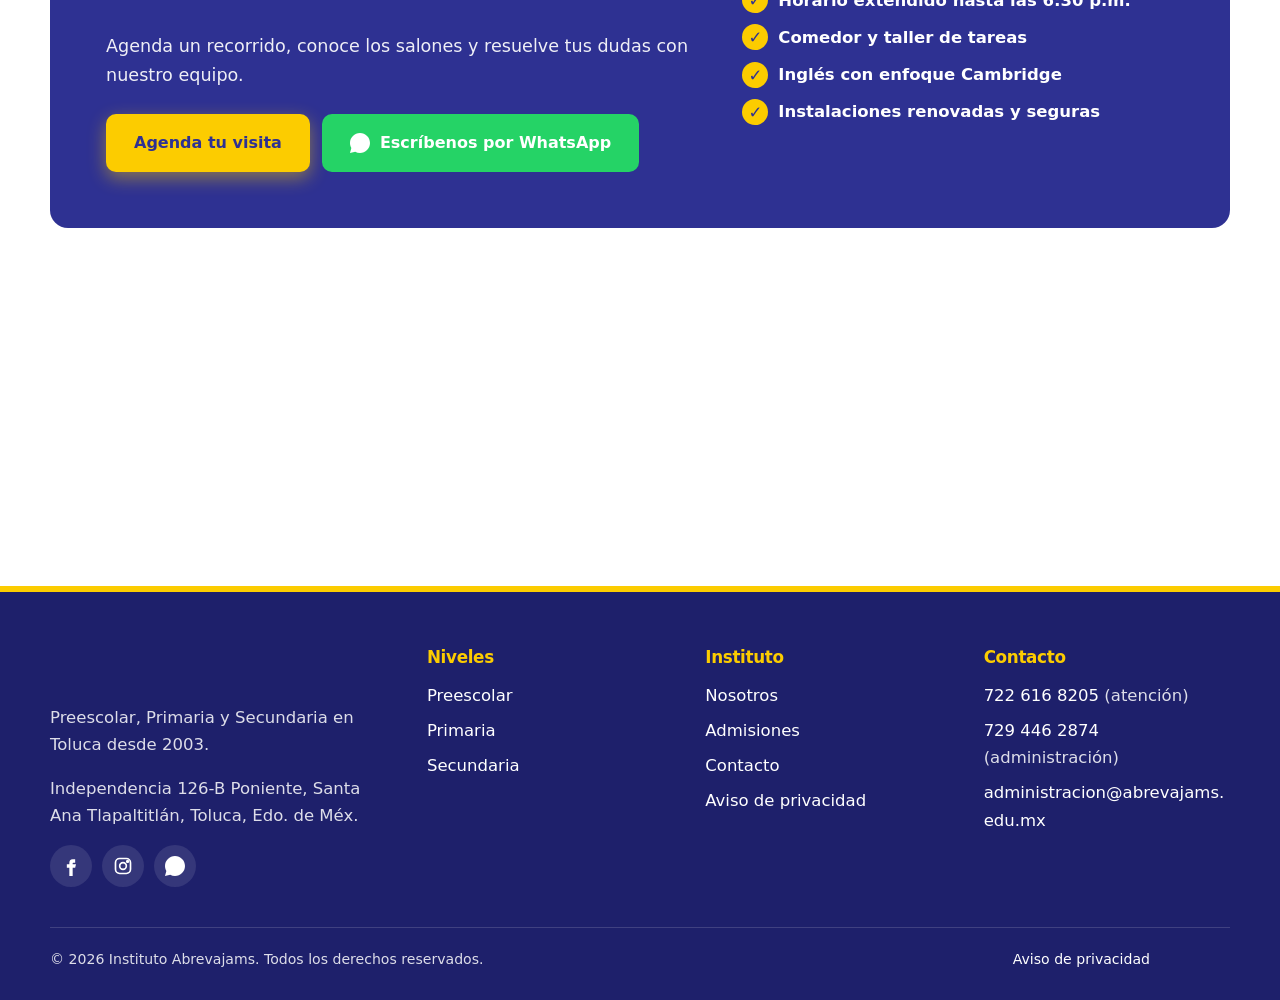
<file: public/niveles-escolares/primaria/index.html>
<!doctype html>
<html lang="es-MX">
<head>
  <meta charset="utf-8">
  <title>Instituto Abrevajams</title>
  <link rel="canonical" href="https://www.abrevajams.edu.mx/primaria/">
  <meta name="robots" content="noindex">
  <meta http-equiv="refresh" content="0; url=../../primaria/">
</head>
<body>
  <p>Esta página cambió de dirección: <a href="../../primaria/">continuar</a>.</p>
</body>
</html>
</file>
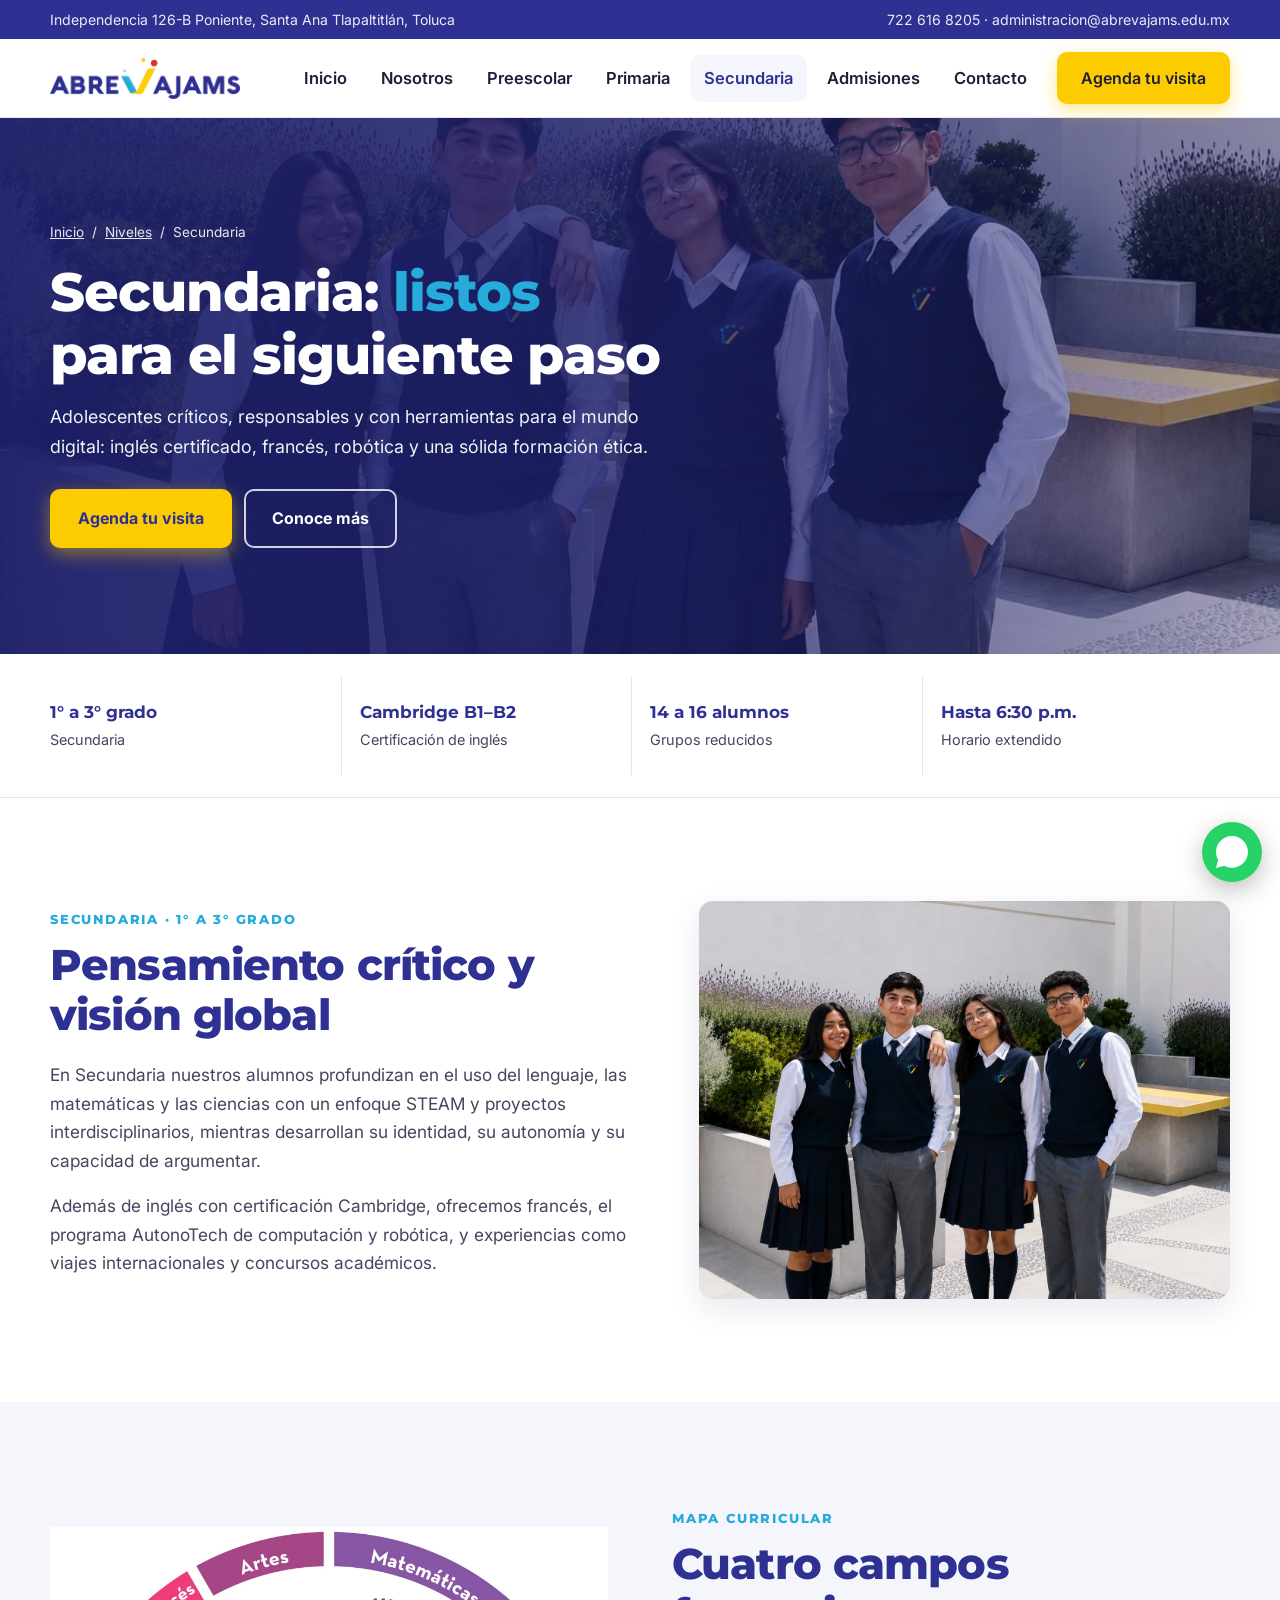
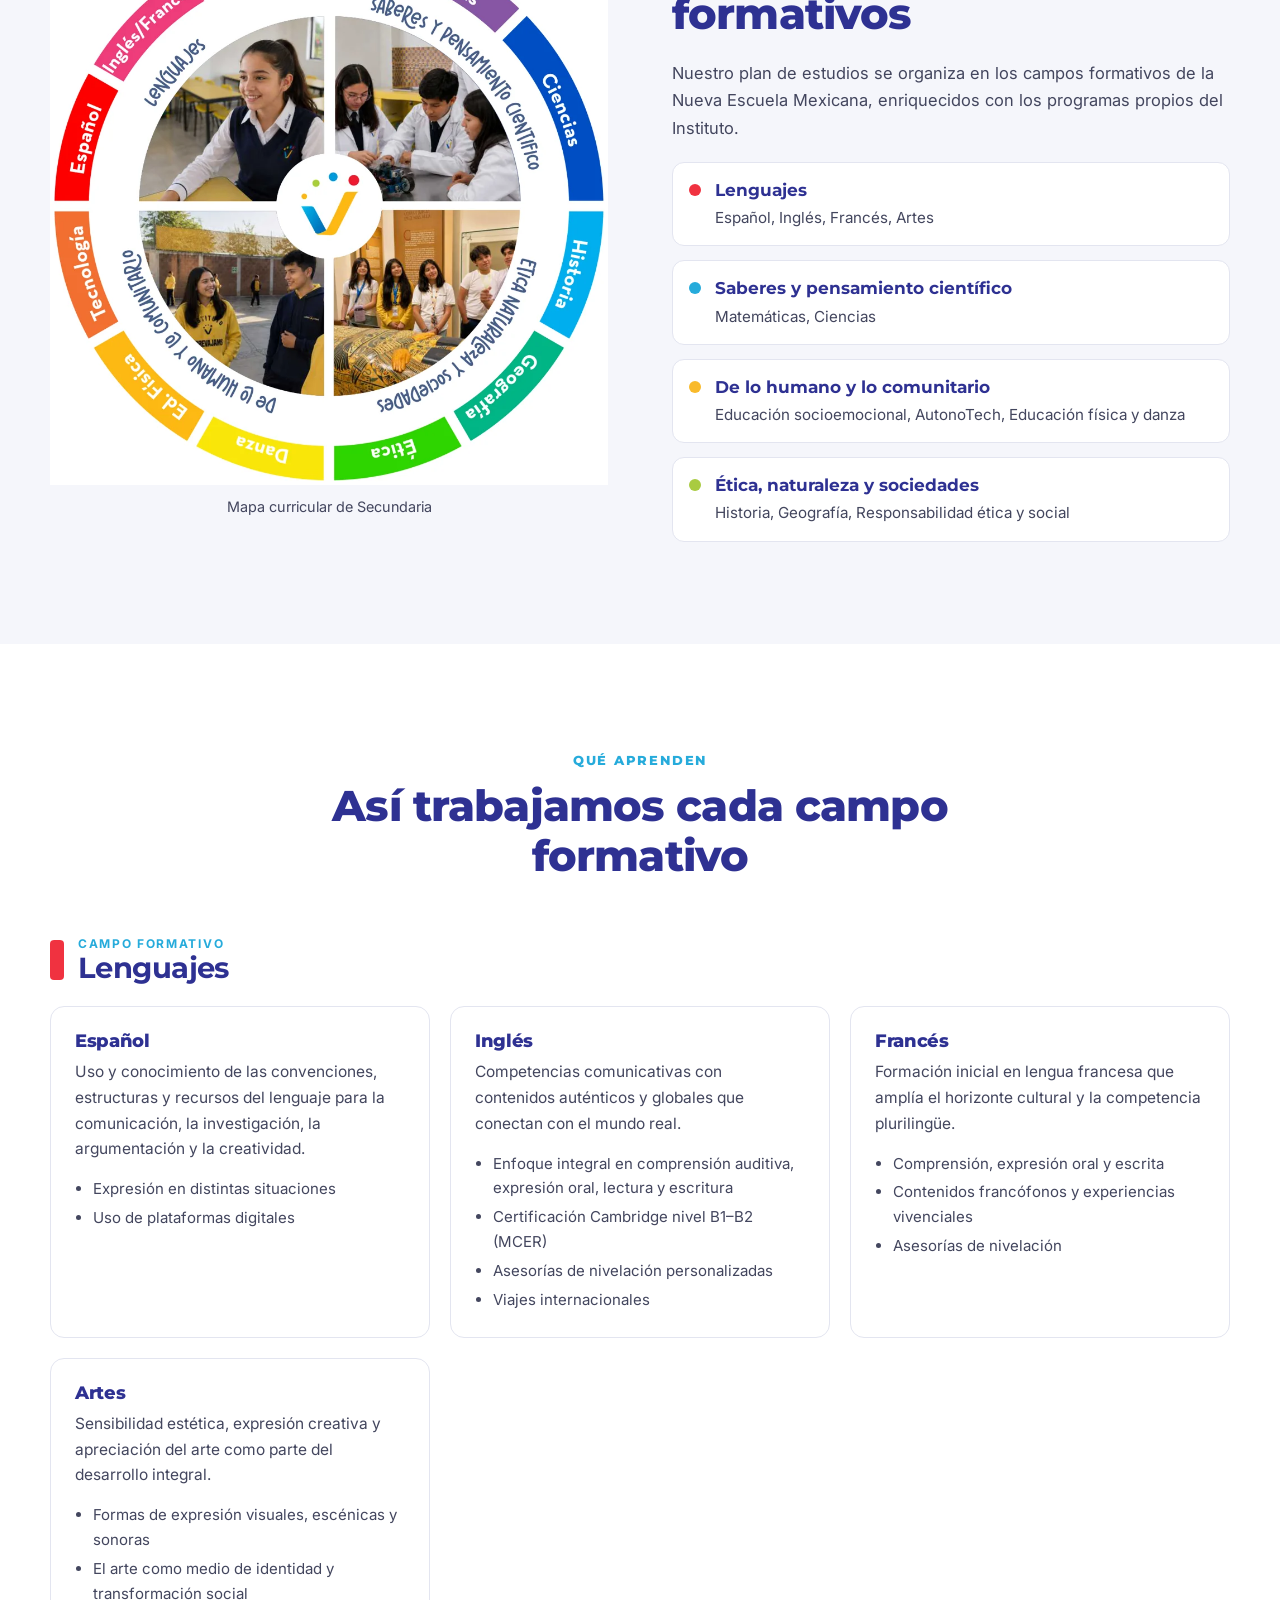
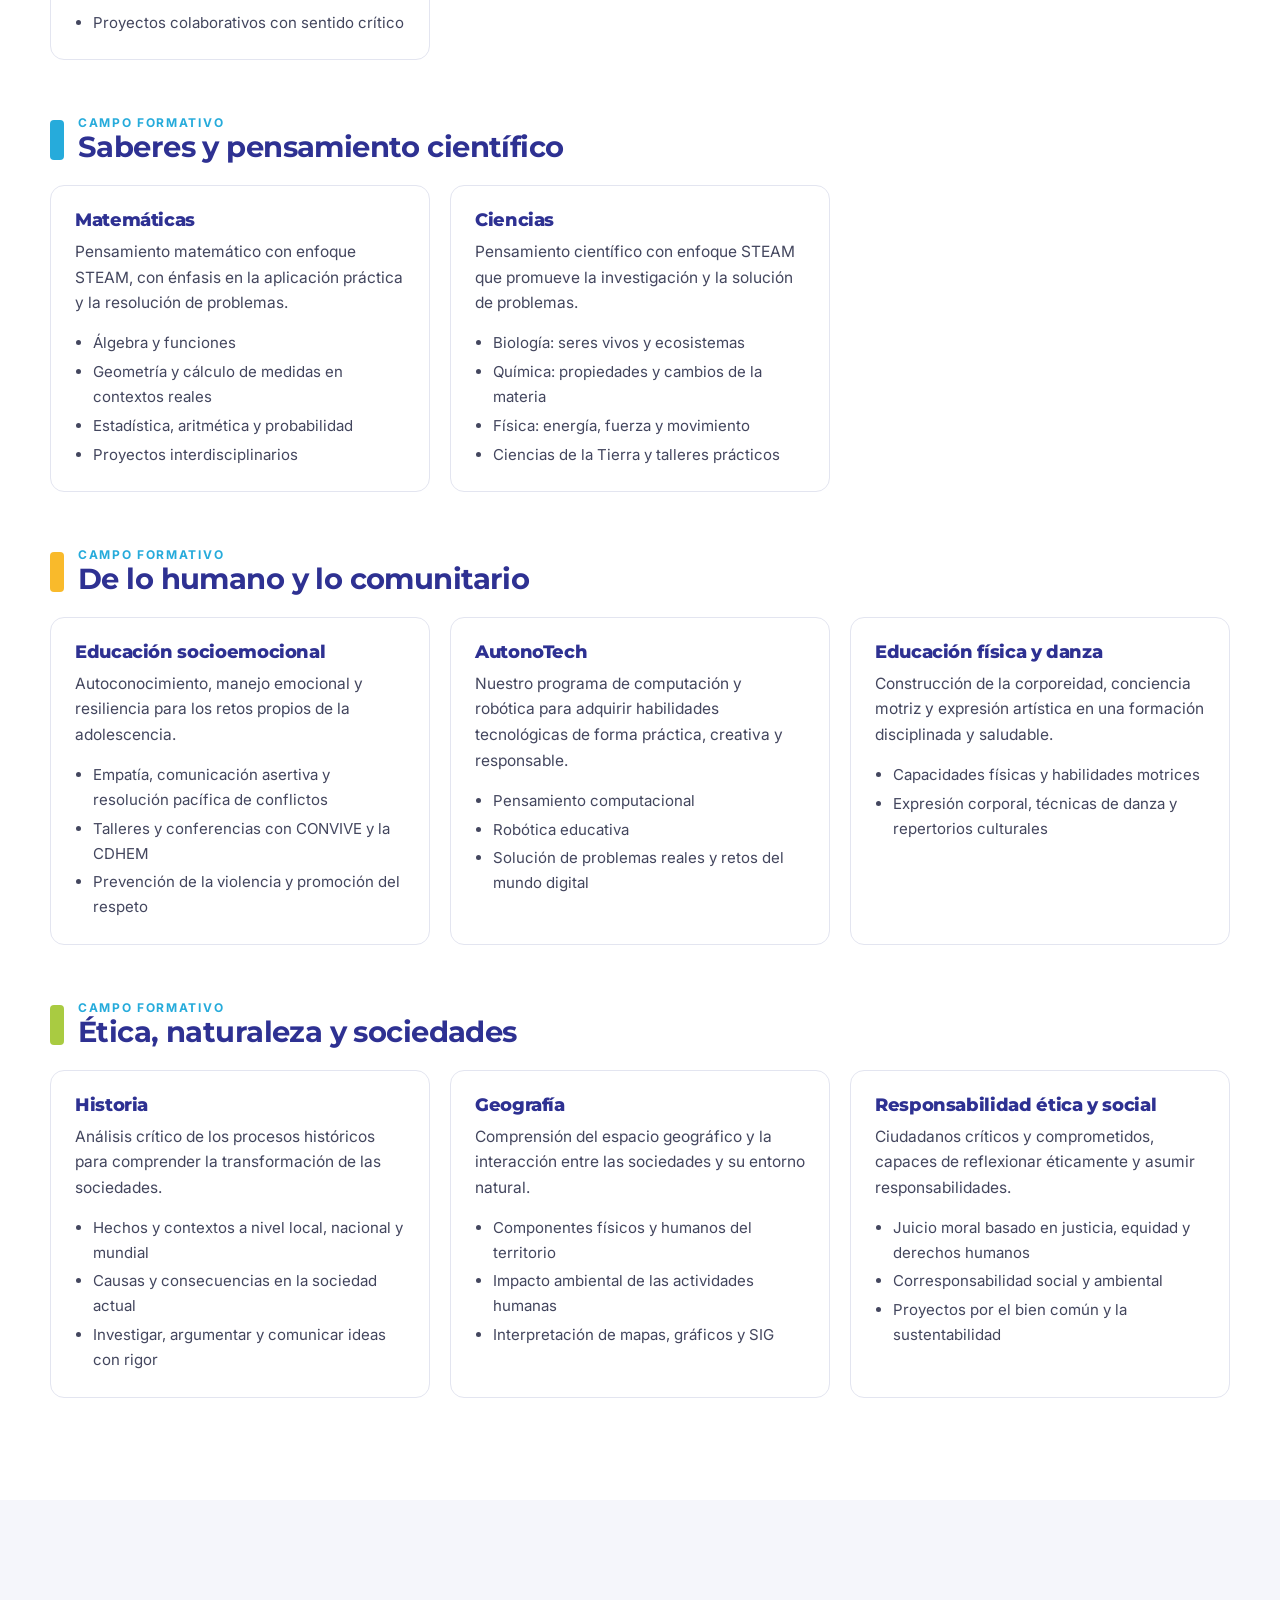
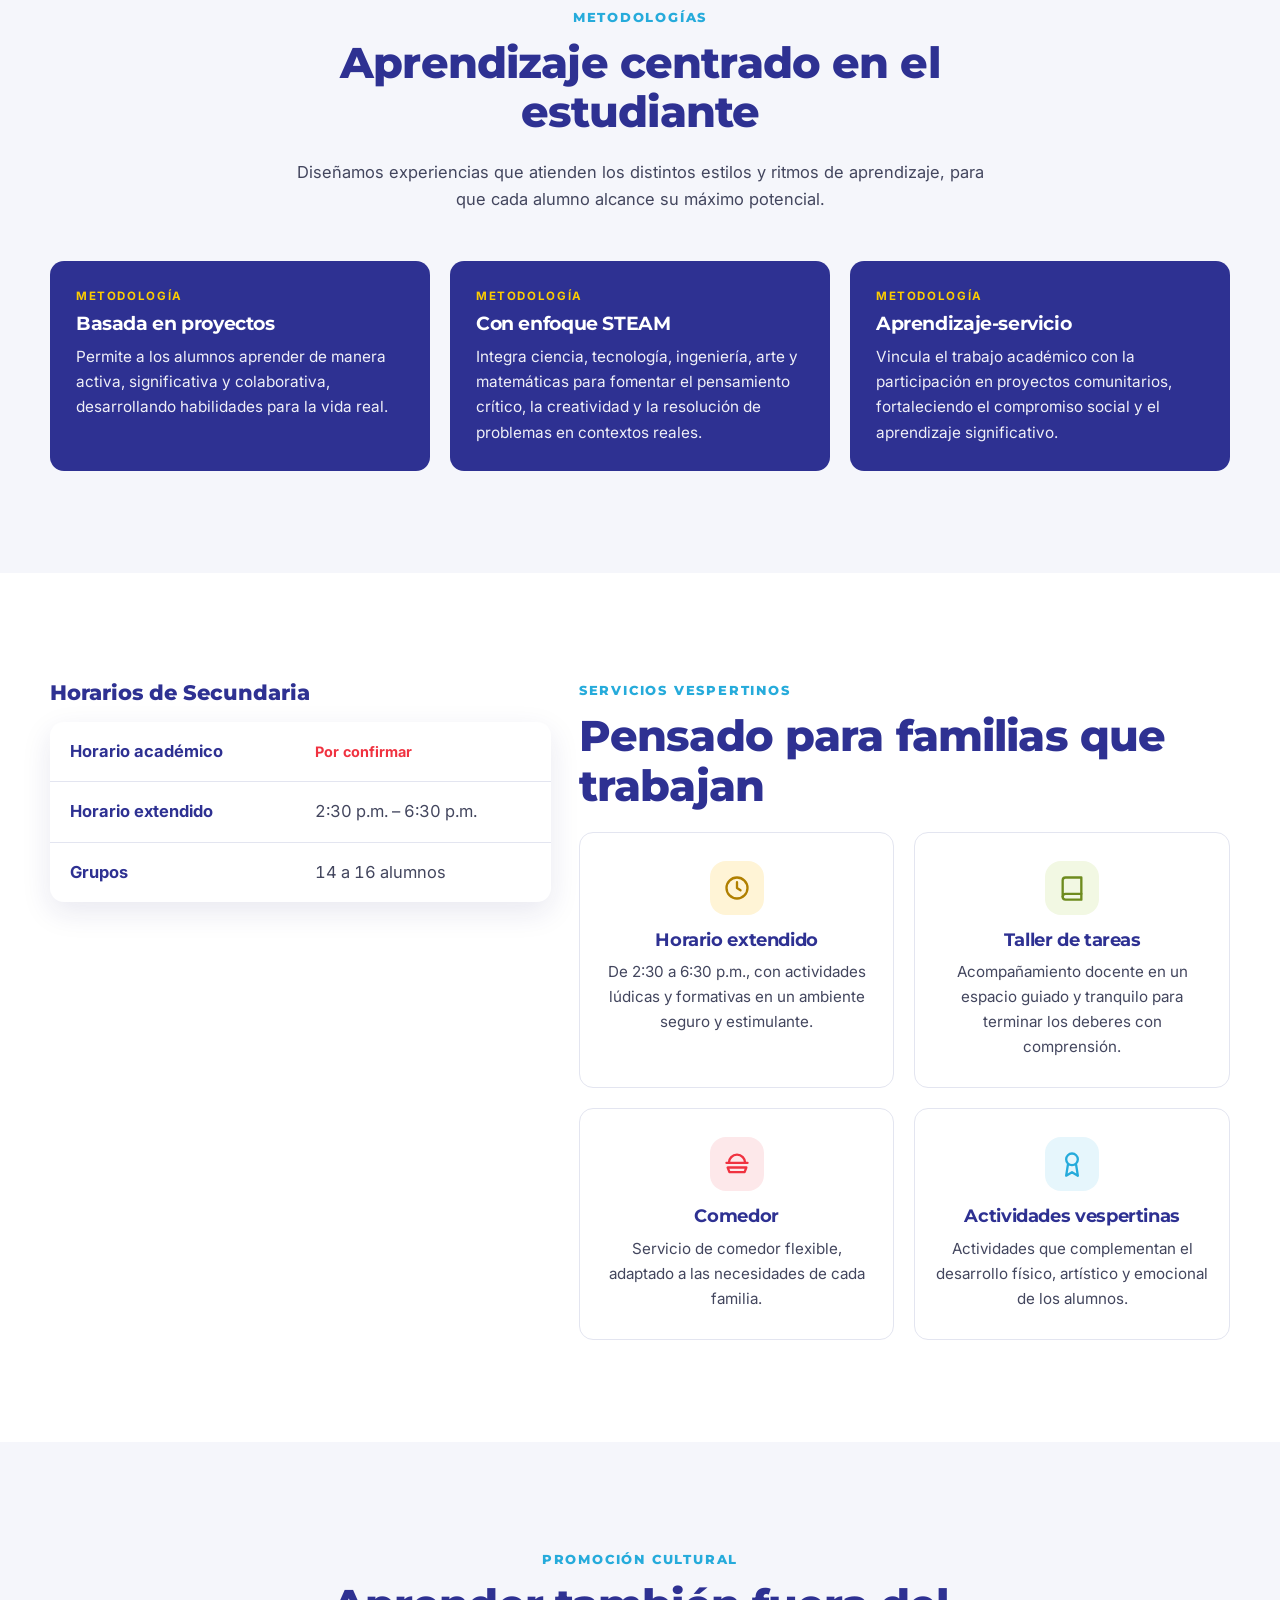
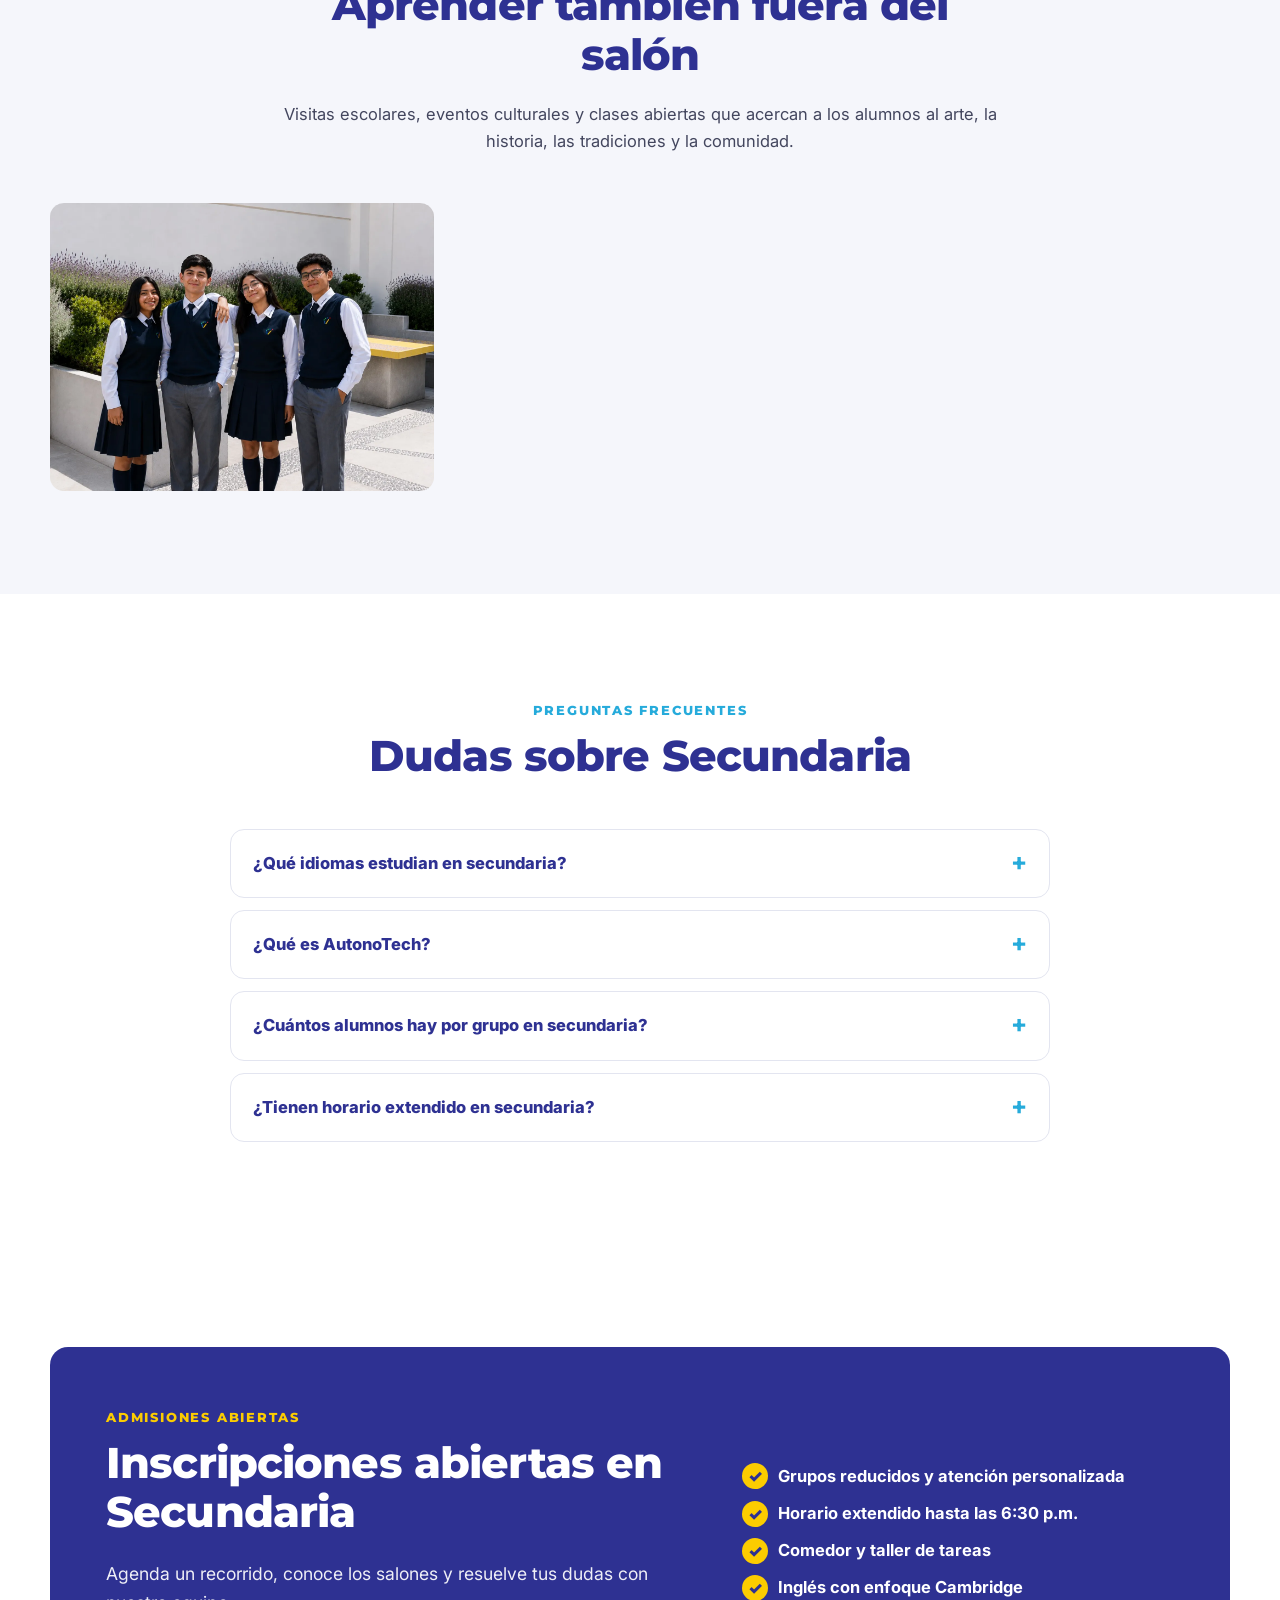
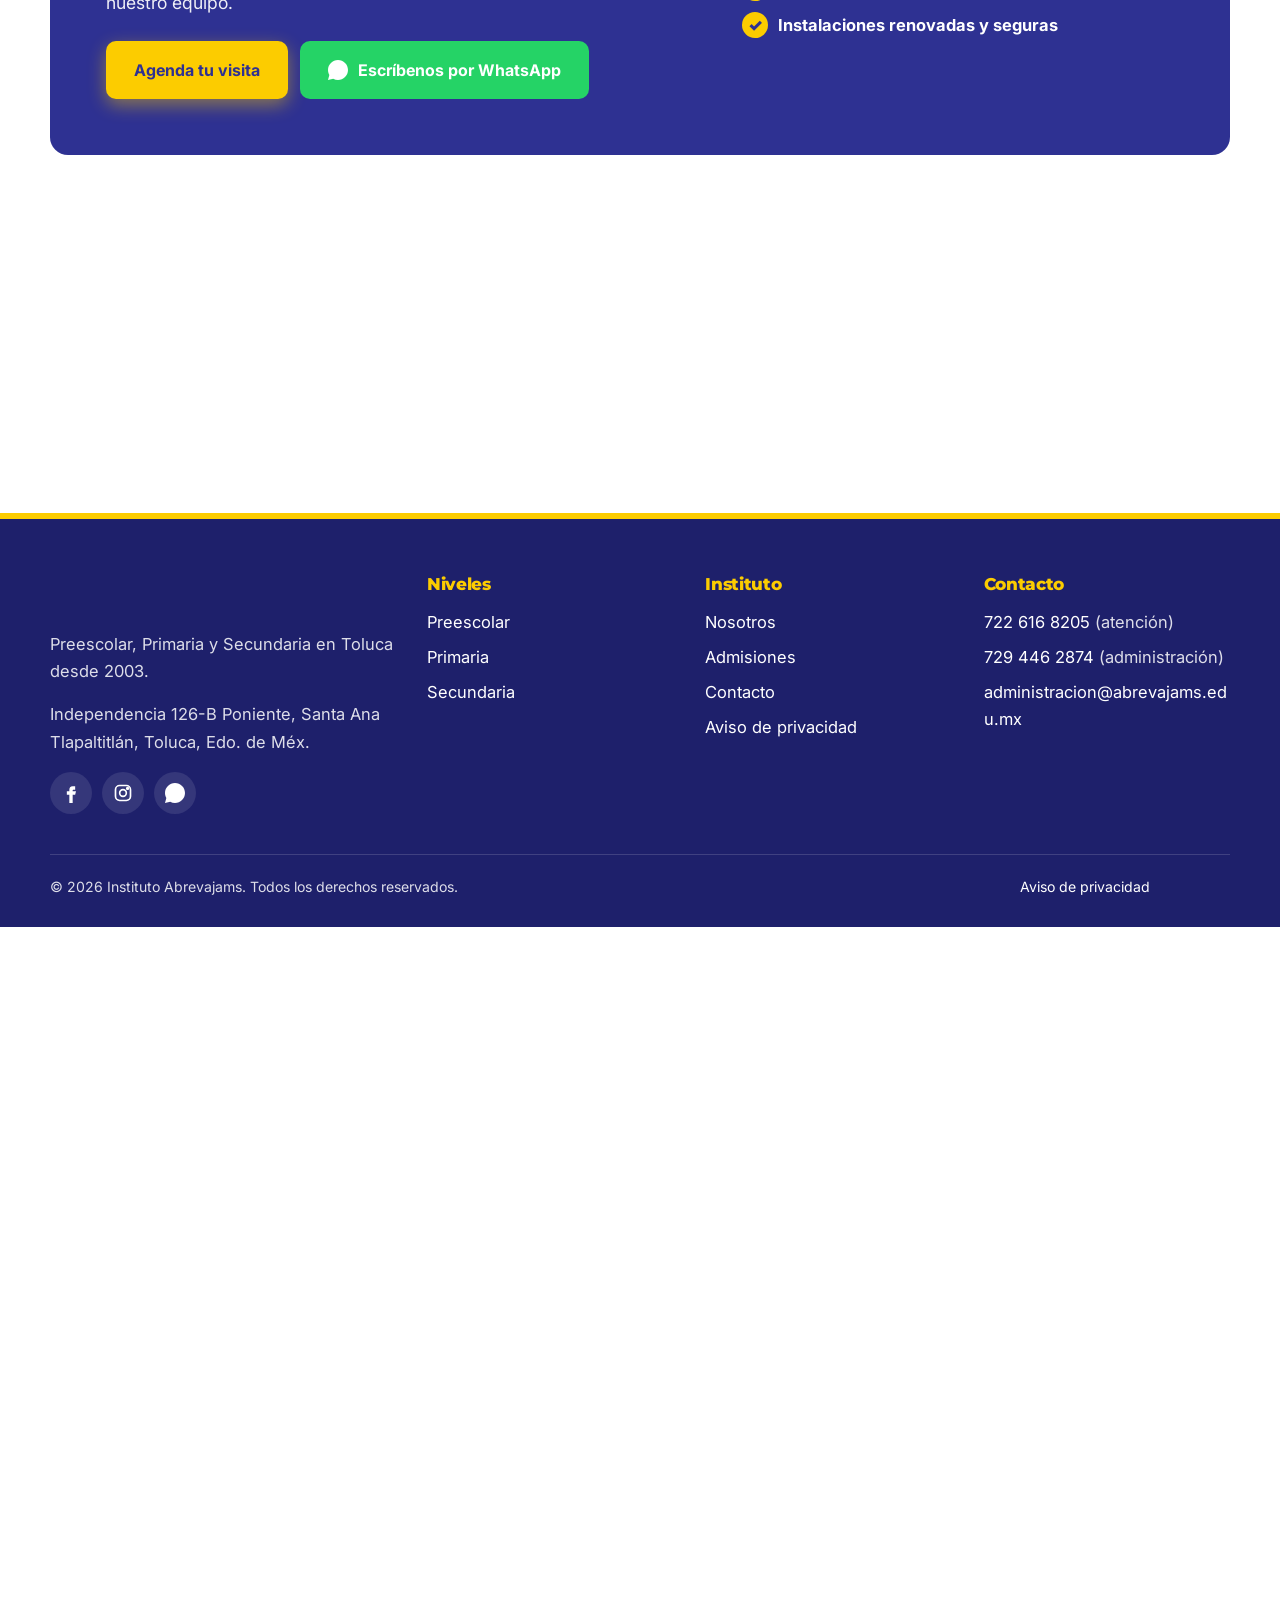
<file: public/niveles-escolares/secundaria/index.html>
<!doctype html>
<html lang="es-MX">
<head>
  <meta charset="utf-8">
  <title>Instituto Abrevajams</title>
  <link rel="canonical" href="https://www.abrevajams.edu.mx/secundaria/">
  <meta name="robots" content="noindex">
  <meta http-equiv="refresh" content="0; url=../../secundaria/">
</head>
<body>
  <p>Esta página cambió de dirección: <a href="../../secundaria/">continuar</a>.</p>
</body>
</html>
</file>
<file: public/css/estilos.css>
/* ============ Instituto Abrevajams — estilos ============ */
:root {
  --marino: #2E3192;
  --marino-900: #1E206B;
  --amarillo: #FCCC00;
  --cielo: #26ABDB;
  --rojo: #D33726;
  --verde: #A9CB41;
  --ambar: #F9BA2B;
  --coral: #F03240;

  --tinta: #1D1F3A;
  --texto: #43465E;
  --suave: #F5F6FB;
  --crema: #FFF8DC;
  --linea: #E3E5F0;
  --blanco: #FFFFFF;

  --radio: 20px;
  --sombra: 0 10px 30px rgba(30, 32, 107, .10);
  --max: 1180px;
  --titulos: "Fredoka", "Nunito", system-ui, sans-serif;
  --cuerpo: "Nunito", system-ui, -apple-system, "Segoe UI", sans-serif;
}

*, *::before, *::after { box-sizing: border-box; }
html { scroll-behavior: smooth; }
body {
  margin: 0;
  font-family: var(--cuerpo);
  font-size: 17px;
  line-height: 1.65;
  color: var(--texto);
  background: var(--blanco);
  -webkit-font-smoothing: antialiased;
}
img, video { max-width: 100%; display: block; }
a { color: var(--marino); }
h1, h2, h3, h4 { font-family: var(--titulos); color: var(--marino); line-height: 1.15; margin: 0 0 .5em; font-weight: 600; }
h2 { font-size: clamp(1.9rem, 3.6vw, 2.7rem); }
h3 { font-size: 1.35rem; }
p { margin: 0 0 1em; }

.contenedor { width: min(100% - 32px, var(--max)); margin-inline: auto; }
.seccion { padding: clamp(56px, 8vw, 104px) 0; }
.seccion--suave { background: var(--suave); }
.encabezado-seccion { text-align: center; max-width: 720px; margin: 0 auto 48px; }
.etiqueta {
  display: inline-block; font-weight: 800; font-size: .8rem; letter-spacing: .12em;
  text-transform: uppercase; color: var(--cielo); margin-bottom: 10px;
}
.salto { position: absolute; left: -999px; top: 0; background: var(--amarillo); color: var(--marino); padding: 10px 16px; z-index: 100; }
.salto:focus { left: 16px; }

/* Botones */
.btn {
  display: inline-flex; align-items: center; gap: 10px; justify-content: center;
  font-family: var(--cuerpo); font-weight: 800; font-size: 1rem; text-decoration: none;
  padding: 14px 26px; border-radius: 999px; border: 2px solid transparent;
  transition: transform .15s ease, box-shadow .15s ease, background .15s ease;
  cursor: pointer;
}
.btn:hover { transform: translateY(-2px); }
.btn:focus-visible, a:focus-visible, button:focus-visible { outline: 3px solid var(--cielo); outline-offset: 3px; }
.btn--primario { background: var(--amarillo); color: var(--marino); box-shadow: 0 6px 18px rgba(252, 204, 0, .45); }
.btn--secundario { background: transparent; color: var(--marino); border-color: var(--marino); }
.btn--claro { background: var(--blanco); color: var(--marino); }
.btn--whatsapp { background: #25D366; color: #fff; }
.btn svg { width: 20px; height: 20px; flex: none; }

/* ============ Barra superior y menú ============ */
.barra-info { background: var(--marino); color: #fff; font-size: .88rem; }
.barra-info .contenedor { display: flex; justify-content: space-between; gap: 16px; padding: 8px 0; flex-wrap: wrap; }
.barra-info a { color: #fff; text-decoration: none; }
.barra-info a:hover { color: var(--amarillo); }
.barra-info span { opacity: .9; }

.cabecera { position: sticky; top: 0; z-index: 50; background: rgba(255,255,255,.96); backdrop-filter: blur(8px); border-bottom: 1px solid var(--linea); }
.cabecera .contenedor { display: flex; align-items: center; justify-content: space-between; gap: 24px; min-height: 78px; }
.logo img { width: 190px; height: auto; }
.menu { display: flex; align-items: center; gap: 6px; list-style: none; margin: 0; padding: 0; }
.menu a { display: block; padding: 10px 14px; font-weight: 700; text-decoration: none; color: var(--tinta); border-radius: 10px; }
.menu a:hover, .menu a[aria-current="page"] { color: var(--marino); background: var(--suave); }
.menu .btn { margin-left: 10px; padding: 11px 22px; }
.menu .btn:hover { background: var(--amarillo); }
.boton-menu { display: none; background: none; border: 0; padding: 10px; cursor: pointer; color: var(--marino); }
.boton-menu svg { width: 30px; height: 30px; }

@media (max-width: 960px) {
  .boton-menu { display: block; }
  .menu {
    position: absolute; inset: 78px 0 auto 0; flex-direction: column; align-items: stretch; gap: 0;
    background: #fff; padding: 12px 16px 20px; border-bottom: 1px solid var(--linea); box-shadow: var(--sombra);
    display: none;
  }
  .menu.abierto { display: flex; }
  .menu a { padding: 14px 12px; }
  .menu .btn { margin: 10px 0 0; }
  .logo img { width: 160px; }
  .barra-info .ocultar-movil { display: none; }
}

/* ============ Portada (hero) ============ */
.hero { position: relative; overflow: hidden; background: linear-gradient(180deg, #FFFBEA 0%, #fff 100%); }
.hero::before {
  content: ""; position: absolute; right: -12%; top: -30%; width: 70%; aspect-ratio: 1;
  background: var(--amarillo); border-radius: 50%; opacity: .9; z-index: 0;
}
.hero .contenedor { position: relative; z-index: 1; display: grid; grid-template-columns: 1fr 1.15fr; align-items: center; gap: clamp(28px, 5vw, 64px); padding: clamp(40px, 6vw, 84px) 0; }
.hero__desde { display: inline-flex; align-items: center; gap: 8px; background: #fff; border: 1px solid var(--linea); border-radius: 999px; padding: 6px 14px; font-weight: 800; color: var(--marino); font-size: .9rem; margin-bottom: 18px; }
.hero__desde i { width: 8px; height: 8px; border-radius: 50%; background: var(--rojo); }
.hero h1 { font-size: clamp(2.5rem, 5.6vw, 4.3rem); margin-bottom: 18px; }
.hero h1 .c1 { color: var(--verde); }
.hero h1 .c2 { color: var(--cielo); }
.hero h1 .c3 { color: var(--ambar); }
.hero h1 .c4 { color: var(--coral); }
.hero__texto { font-size: 1.15rem; max-width: 520px; margin-bottom: 28px; }
.hero__botones { display: flex; flex-wrap: wrap; gap: 12px; }
.hero__medio { position: relative; border-radius: 28px; overflow: hidden; box-shadow: 0 24px 60px rgba(30, 32, 107, .25); border: 6px solid #fff; background: #fff; aspect-ratio: 16 / 9; }
.hero__medio video { width: 100%; height: 100%; object-fit: cover; }
.hero__puntos { position: absolute; left: -18px; bottom: -18px; display: flex; gap: 8px; }
.hero__puntos i { width: 16px; height: 16px; border-radius: 50%; }
.datos { display: grid; grid-template-columns: repeat(4, 1fr); gap: 12px; margin-top: 36px; }
.dato { background: #fff; border: 1px solid var(--linea); border-radius: 16px; padding: 14px 16px; }
.dato strong { display: block; font-family: var(--titulos); font-size: 1.6rem; color: var(--marino); line-height: 1.1; }
.dato span { font-size: .86rem; }
@media (max-width: 900px) {
  .hero .contenedor { grid-template-columns: 1fr; }
  .hero__medio { order: -1; }
  .datos { grid-template-columns: repeat(2, 1fr); }
}

/* ============ Niveles ============ */
.niveles { display: grid; grid-template-columns: repeat(3, 1fr); gap: 24px; }
.nivel { --c: var(--amarillo); background: #fff; border-radius: var(--radio); overflow: hidden; box-shadow: var(--sombra); display: flex; flex-direction: column; border-top: 8px solid var(--c); transition: transform .2s ease; }
.nivel:hover { transform: translateY(-6px); }
.nivel--pre { --c: var(--amarillo); }
.nivel--pri { --c: var(--verde); }
.nivel--sec { --c: var(--cielo); }
.nivel img { aspect-ratio: 4 / 3; object-fit: cover; width: 100%; height: auto; }
.nivel__cuerpo { padding: 24px; display: flex; flex-direction: column; gap: 6px; flex: 1; }
.nivel__edad { font-weight: 800; font-size: .85rem; color: var(--marino); background: color-mix(in srgb, var(--c) 25%, white); align-self: flex-start; padding: 4px 12px; border-radius: 999px; }
.nivel h3 { font-size: 1.7rem; margin: 6px 0 4px; }
.nivel ul { margin: 4px 0 18px; padding-left: 20px; }
.nivel li { margin-bottom: 4px; }
.nivel .enlace { margin-top: auto; font-weight: 800; text-decoration: none; color: var(--marino); display: inline-flex; align-items: center; gap: 6px; }
.nivel .enlace::after { content: "→"; transition: transform .15s; }
.nivel:hover .enlace::after { transform: translateX(4px); }
@media (max-width: 900px) { .niveles { grid-template-columns: 1fr; max-width: 520px; margin-inline: auto; } }

/* ============ Misión y Visión ============ */
.mv { display: grid; grid-template-columns: 1fr 1fr; gap: 24px; }
.mv__tarjeta { position: relative; border-radius: 28px; padding: clamp(28px, 4vw, 48px); overflow: hidden; }
.mv__tarjeta--mision { background: var(--marino); color: #fff; }
.mv__tarjeta--mision h3 { color: var(--amarillo); }
.mv__tarjeta--vision { background: var(--amarillo); color: var(--marino); }
.mv__tarjeta h3 { font-size: 2rem; }
.mv__tarjeta p { font-size: 1.12rem; }
.mv__icono { width: 64px; height: 64px; border-radius: 18px; display: grid; place-items: center; margin-bottom: 18px; }
.mv__tarjeta--mision .mv__icono { background: rgba(255,255,255,.12); }
.mv__tarjeta--vision .mv__icono { background: rgba(46,49,146,.12); }
.mv__icono svg { width: 34px; height: 34px; }
.mv__tarjeta::after { content: ""; position: absolute; right: -60px; bottom: -60px; width: 180px; height: 180px; border-radius: 50%; opacity: .18; background: currentColor; }
.pendiente { display: inline-block; background: var(--coral); color: #fff; font-size: .75rem; font-weight: 800; padding: 3px 10px; border-radius: 999px; margin-bottom: 10px; letter-spacing: .04em; }
.valores { display: grid; grid-template-columns: repeat(3, 1fr); gap: 20px; margin-top: 24px; }
.valor { background: #fff; border: 1px solid var(--linea); border-radius: var(--radio); padding: 24px; display: flex; gap: 16px; align-items: flex-start; }
.valor__punto { flex: none; width: 46px; height: 46px; border-radius: 14px; display: grid; place-items: center; color: #fff; font-family: var(--titulos); font-size: 1.3rem; }
.valor h4 { font-size: 1.2rem; margin-bottom: 4px; }
.valor p { margin: 0; font-size: .97rem; }
@media (max-width: 860px) { .mv, .valores { grid-template-columns: 1fr; } }

/* ============ Qué nos distingue ============ */
.distingue { display: grid; grid-template-columns: repeat(3, 1fr); gap: 20px; }
.rasgo { background: #fff; border-radius: var(--radio); padding: 28px; box-shadow: var(--sombra); }
.rasgo__icono { width: 54px; height: 54px; border-radius: 16px; display: grid; place-items: center; margin-bottom: 16px; }
.rasgo__icono svg { width: 28px; height: 28px; }
.rasgo h3 { font-size: 1.2rem; }
.rasgo p { margin: 0; font-size: .98rem; }
@media (max-width: 960px) { .distingue { grid-template-columns: 1fr 1fr; } }
@media (max-width: 620px) { .distingue { grid-template-columns: 1fr; } }

/* ============ Franja CTA ============ */
.franja { background: var(--marino); color: #fff; border-radius: 32px; padding: clamp(32px, 5vw, 56px); display: grid; grid-template-columns: 1.4fr 1fr; gap: 32px; align-items: center; position: relative; overflow: hidden; }
.franja h2 { color: #fff; }
.franja p { font-size: 1.1rem; opacity: .92; }
.franja ul { list-style: none; padding: 0; margin: 0; display: grid; gap: 10px; }
.franja li { display: flex; gap: 10px; align-items: center; font-weight: 700; }
.franja li::before { content: "✓"; display: grid; place-items: center; width: 26px; height: 26px; border-radius: 50%; background: var(--amarillo); color: var(--marino); font-weight: 900; flex: none; }
.franja__botones { display: flex; flex-wrap: wrap; gap: 12px; margin-top: 24px; }
@media (max-width: 860px) { .franja { grid-template-columns: 1fr; } }

/* ============ Espacios (galería) ============ */
.galeria { display: grid; grid-template-columns: repeat(4, 1fr); grid-auto-rows: 200px; gap: 14px; }
.galeria figure { margin: 0; border-radius: 18px; overflow: hidden; position: relative; }
.galeria img { width: 100%; height: 100%; object-fit: cover; transition: transform .4s ease; }
.galeria figure:hover img { transform: scale(1.05); }
.galeria figcaption { position: absolute; left: 12px; bottom: 12px; background: rgba(255,255,255,.95); color: var(--marino); font-weight: 800; font-size: .85rem; padding: 4px 12px; border-radius: 999px; }
.galeria .g-ancha { grid-column: span 2; }
.galeria .g-alta { grid-row: span 2; }
@media (max-width: 860px) { .galeria { grid-template-columns: 1fr 1fr; grid-auto-rows: 160px; } }

/* ============ Servicios ============ */
.servicios { display: grid; grid-template-columns: repeat(4, 1fr); gap: 20px; }
.servicio { text-align: center; padding: 28px 20px; border-radius: var(--radio); background: #fff; border: 1px solid var(--linea); }
.servicio .rasgo__icono { margin: 0 auto 14px; }
.servicio h3 { font-size: 1.15rem; }
.servicio p { font-size: .95rem; margin: 0; }
@media (max-width: 900px) { .servicios { grid-template-columns: 1fr 1fr; } }

/* ============ Testimonios ============ */
.testimonios { display: grid; grid-template-columns: repeat(4, 1fr); gap: 20px; }
.testimonio { background: #fff; border-radius: var(--radio); padding: 26px; box-shadow: var(--sombra); display: flex; flex-direction: column; gap: 14px; margin: 0; }
.testimonio blockquote { margin: 0; font-size: 1.02rem; color: var(--tinta); }
.estrellas { color: var(--ambar); letter-spacing: 2px; font-size: 1.05rem; }
.testimonio figcaption { margin-top: auto; font-weight: 800; color: var(--marino); display: flex; align-items: center; gap: 10px; }
.avatar { width: 40px; height: 40px; border-radius: 50%; display: grid; place-items: center; color: #fff; font-family: var(--titulos); }
@media (max-width: 1000px) { .testimonios { grid-template-columns: 1fr 1fr; } }
@media (max-width: 600px) { .testimonios { grid-template-columns: 1fr; } }

/* ============ Preguntas frecuentes ============ */
.faq { max-width: 820px; margin: 0 auto; display: grid; gap: 12px; }
.faq details { background: #fff; border: 1px solid var(--linea); border-radius: 16px; padding: 4px 22px; }
.faq summary { cursor: pointer; font-weight: 800; color: var(--marino); padding: 16px 0; list-style: none; display: flex; justify-content: space-between; gap: 16px; }
.faq summary::-webkit-details-marker { display: none; }
.faq summary::after { content: "+"; font-size: 1.5rem; line-height: 1; color: var(--cielo); }
.faq details[open] summary::after { content: "–"; }
.faq details p { margin: 0 0 18px; }

/* ============ Contacto ============ */
.contacto { display: grid; grid-template-columns: 1fr 1fr; gap: 28px; align-items: stretch; }
.contacto__datos { background: #fff; border-radius: 28px; padding: clamp(24px, 4vw, 40px); box-shadow: var(--sombra); }
.contacto__lista { list-style: none; padding: 0; margin: 20px 0 24px; display: grid; gap: 16px; }
.contacto__lista li { display: flex; gap: 14px; align-items: flex-start; }
.contacto__lista .rasgo__icono { width: 44px; height: 44px; border-radius: 12px; margin: 0; flex: none; }
.contacto__lista .rasgo__icono svg { width: 22px; height: 22px; }
.contacto__lista strong { display: block; color: var(--marino); }
.contacto__lista a { text-decoration: none; font-weight: 700; overflow-wrap: anywhere; }
.contacto__lista li > div { min-width: 0; }
.contacto > * { min-width: 0; }
.mapa { border-radius: 28px; overflow: hidden; min-height: 420px; box-shadow: var(--sombra); background: var(--suave); }
.mapa iframe { width: 100%; height: 100%; min-height: 420px; border: 0; display: block; }
@media (max-width: 860px) { .contacto { grid-template-columns: 1fr; } }

/* ============ Pie ============ */
.pie { background: var(--marino-900); color: rgba(255,255,255,.85); padding: 64px 0 28px; margin-top: 0; }
.pie a { color: #fff; text-decoration: none; }
.pie a:hover { color: var(--amarillo); }
.pie__rejilla { display: grid; grid-template-columns: 1.4fr 1fr 1fr 1fr; gap: 32px; }
.pie h4 { color: var(--amarillo); font-size: 1.05rem; margin-bottom: 14px; }
.pie li { overflow-wrap: anywhere; }
.pie ul { list-style: none; padding: 0; margin: 0; display: grid; gap: 8px; }
.pie__logo { width: 190px; height: auto; margin-bottom: 14px; }
.pie__eslogan { width: 170px; margin-top: 10px; background: #fff; border-radius: 14px; padding: 10px; }
.redes { display: flex; gap: 10px; margin-top: 16px; }
.redes a { width: 42px; height: 42px; border-radius: 50%; background: rgba(255,255,255,.1); display: grid; place-items: center; }
.redes a:hover { background: var(--amarillo); color: var(--marino); }
.redes svg { width: 20px; height: 20px; }
.pie__legal { border-top: 1px solid rgba(255,255,255,.15); margin-top: 40px; padding-top: 20px; display: flex; justify-content: space-between; flex-wrap: wrap; gap: 12px; font-size: .88rem; }
@media (max-width: 900px) { .pie__rejilla { grid-template-columns: 1fr 1fr; } }
@media (max-width: 560px) { .pie__rejilla { grid-template-columns: 1fr; } }

/* WhatsApp flotante */
.wa-flotante { position: fixed; right: 18px; bottom: 18px; z-index: 60; width: 60px; height: 60px; border-radius: 50%; background: #25D366; color: #fff; display: grid; place-items: center; box-shadow: 0 8px 24px rgba(0,0,0,.25); transition: transform .15s; }
.wa-flotante:hover { transform: scale(1.08); }
.wa-flotante svg { width: 32px; height: 32px; }

@media (prefers-reduced-motion: reduce) {
  *, *::before, *::after { transition: none !important; animation: none !important; scroll-behavior: auto !important; }
}
/* ===== Opción 2: tipografía recta + portada tipo hero ===== */
:root {
  --titulos: "Montserrat", system-ui, sans-serif;
  --cuerpo: "Inter", system-ui, -apple-system, "Segoe UI", sans-serif;
}
body { font-size: 16.5px; }
h1, h2, h3, h4 { font-weight: 800; letter-spacing: -0.02em; }
h3 { font-weight: 700; }
.btn { font-weight: 700; border-radius: 10px; }
.menu a { font-weight: 600; }
.etiqueta { font-family: var(--titulos); letter-spacing: .14em; }
.nivel, .rasgo, .testimonio, .valor, .servicio, .faq details, .contacto__datos, .mapa, .galeria figure { border-radius: 14px; }
.mv__tarjeta, .franja { border-radius: 18px; }
.nivel__edad { border-radius: 6px; }

/* Portada */
.hero2 { position: relative; min-height: min(88vh, 820px); display: flex; flex-direction: column; justify-content: center; color: #fff; overflow: hidden; background: var(--marino-900); }
.hero2__video { position: absolute; inset: 0; width: 100%; height: 100%; object-fit: cover; }
.hero2__capa { position: absolute; inset: 0; background:
  linear-gradient(90deg, rgba(30,32,107,.92) 0%, rgba(30,32,107,.78) 40%, rgba(30,32,107,.35) 75%, rgba(30,32,107,.2) 100%),
  linear-gradient(0deg, rgba(30,32,107,.6) 0%, rgba(30,32,107,0) 40%); }
.hero2__contenido { position: relative; z-index: 1; padding: 96px 0 150px; }
.hero2__contenido > * { max-width: 640px; }
.hero2__etiqueta { display: inline-block; font-family: var(--titulos); font-weight: 700; font-size: .8rem; letter-spacing: .14em; text-transform: uppercase; color: var(--amarillo); border-left: 4px solid var(--amarillo); padding-left: 12px; margin-bottom: 22px; }
.hero2 h1 { color: #fff; font-size: clamp(2.3rem, 5vw, 4rem); line-height: 1.08; margin-bottom: 22px; }
.hero2 h1 span { color: var(--amarillo); }
.hero2 p { font-size: 1.15rem; opacity: .92; margin-bottom: 32px; }
.hero2__botones { display: flex; flex-wrap: wrap; gap: 12px; }
.btn--contorno { color: #fff; border-color: rgba(255,255,255,.8); }
.btn--contorno:hover { background: #fff; color: var(--marino); }
.hero2__datos { position: absolute; left: 0; right: 0; bottom: 0; z-index: 1; background: rgba(255,255,255,.1); backdrop-filter: blur(10px); border-top: 1px solid rgba(255,255,255,.18); }
.hero2__datos .contenedor { display: grid; grid-template-columns: repeat(4, 1fr); }
.dato2 { padding: 20px 16px; border-left: 1px solid rgba(255,255,255,.18); }
.dato2:first-child { border-left: 0; padding-left: 0; }
.dato2 strong { display: block; font-family: var(--titulos); font-size: 1.7rem; font-weight: 800; color: var(--amarillo); line-height: 1.1; }
.dato2 span { font-size: .88rem; opacity: .9; }
@media (max-width: 760px) {
  .hero2 { min-height: 0; }
  .hero2__capa { background: linear-gradient(180deg, rgba(30,32,107,.75) 0%, rgba(30,32,107,.9) 100%); }
  .hero2__contenido { padding: 72px 0 40px; }
  .hero2__datos { position: relative; }
  .hero2__datos .contenedor { grid-template-columns: 1fr 1fr; }
  .dato2 { padding: 16px 12px; border-left: 0; border-top: 1px solid rgba(255,255,255,.18); }
  .dato2:first-child { padding-left: 12px; }
}

/* Pie: slogan sólo como imagen */
.pie { padding-top: 0; }
.pie__franja-eslogan { background: #fff; display: flex; justify-content: center; padding: 36px 16px; margin-bottom: 56px; border-bottom: 6px solid var(--amarillo); }
.pie__franja-eslogan img { width: 230px; height: auto; }

/* Ajuste: portada sin título visible, para que se vea el video */
.solo-lectores { position: absolute; width: 1px; height: 1px; padding: 0; margin: -1px; overflow: hidden; clip: rect(0 0 0 0); white-space: nowrap; border: 0; }
.hero2 { justify-content: flex-end; }
.hero2__capa { background: linear-gradient(0deg, rgba(30,32,107,.9) 0%, rgba(30,32,107,.55) 28%, rgba(30,32,107,0) 55%); }
.hero2__contenido { padding: 0 0 128px; }
.hero2__contenido > * { max-width: 620px; }
.hero2__botones { margin-bottom: 18px; }
.hero2 p { font-size: 1.05rem; margin: 0; text-shadow: 0 1px 8px rgba(0,0,0,.35); }
@media (max-width: 760px) {
  .hero2 { min-height: 0; }
  .hero2__video { position: relative; height: auto; aspect-ratio: 16 / 9; }
  .hero2__capa { display: none; }
  .hero2__contenido { padding: 24px 0 28px; }
  .hero2 p { text-shadow: none; }
}

/* Título discreto (para buscadores), en la franja inferior */
.hero2 h1.hero2__titulo { font-family: var(--cuerpo); font-size: .78rem; font-weight: 600; letter-spacing: .12em; text-transform: uppercase; color: rgba(255,255,255,.85); line-height: 1.4; margin: 0 0 14px; }
@media (max-width: 760px) { .hero2 h1.hero2__titulo { color: rgba(255,255,255,.75); } }

/* =====================================================
   Páginas interiores
   ===================================================== */
.menu a.activo { color: var(--marino); background: var(--suave); }

/* Encabezado de página */
.portada-pag { --c: var(--marino); position: relative; color: #fff; overflow: hidden; background: var(--marino-900); }
.portada-pag__foto { position: absolute; inset: 0; width: 100%; height: 100%; object-fit: cover; }
.portada-pag__capa { position: absolute; inset: 0; background: linear-gradient(90deg, rgba(30,32,107,.94) 0%, rgba(30,32,107,.82) 45%, rgba(30,32,107,.35) 100%); }
.portada-pag .contenedor { position: relative; z-index: 1; padding: clamp(56px, 8vw, 104px) 0 clamp(48px, 7vw, 88px); }
.portada-pag .contenedor > * { max-width: 640px; }
.migas { font-size: .85rem; margin-bottom: 18px; opacity: .9; display: flex; gap: 8px; flex-wrap: wrap; }
.migas a { color: #fff; }
.portada-pag h1 { color: #fff; font-size: clamp(2.2rem, 4.6vw, 3.4rem); margin-bottom: 16px; text-wrap: balance; }
.portada-pag h1 span { color: var(--c); }
.portada-pag p { font-size: 1.12rem; opacity: .94; margin-bottom: 28px; }
.portada-pag--pre { --c: var(--amarillo); }
.portada-pag--pri { --c: var(--verde); }
.portada-pag--sec { --c: var(--cielo); }
.portada-pag--gen { --c: var(--amarillo); }

/* Ficha rápida del nivel */
.ficha { background: #fff; border-bottom: 1px solid var(--linea); }
.ficha .contenedor { display: grid; grid-template-columns: repeat(4, 1fr); }
.ficha div { padding: 22px 18px; border-left: 1px solid var(--linea); }
.ficha div:first-child { border-left: 0; padding-left: 0; }
.ficha strong { display: block; font-family: var(--titulos); color: var(--marino); font-size: 1.08rem; }
.ficha span { font-size: .9rem; }
@media (max-width: 760px) {
  .ficha .contenedor { grid-template-columns: 1fr 1fr; }
  .ficha div { border-left: 0; border-top: 1px solid var(--linea); padding-left: 0; }
}

/* Texto a dos columnas */
.intro { display: grid; grid-template-columns: 1.1fr 1fr; gap: clamp(28px, 5vw, 64px); align-items: center; }
.intro img { border-radius: 14px; box-shadow: var(--sombra); width: 100%; aspect-ratio: 4 / 3; object-fit: cover; height: auto; }
.intro p { font-size: 1.08rem; }
@media (max-width: 860px) { .intro { grid-template-columns: 1fr; } }

/* Mapa curricular */
.mapa-curricular { display: grid; grid-template-columns: 1fr 1fr; gap: clamp(28px, 5vw, 64px); align-items: center; }
.mapa-curricular figure { margin: 0; }
.mapa-curricular img { width: 100%; max-width: 560px; height: auto; margin-inline: auto; }
.mapa-curricular figcaption { text-align: center; font-size: .9rem; margin-top: 10px; }
.campos-lista { list-style: none; padding: 0; margin: 20px 0 0; display: grid; gap: 14px; }
.campos-lista li { display: flex; gap: 14px; align-items: flex-start; background: #fff; border: 1px solid var(--linea); border-radius: 12px; padding: 14px 16px; }
.campos-lista i { flex: none; width: 12px; height: 12px; border-radius: 50%; margin-top: 7px; }
.campos-lista strong { display: block; color: var(--marino); font-family: var(--titulos); }
.campos-lista span { font-size: .95rem; }
@media (max-width: 860px) { .mapa-curricular { grid-template-columns: 1fr; } }

/* Campos formativos */
.campo { margin-top: 56px; }
.campo:first-of-type { margin-top: 0; }
.campo__titulo { display: flex; align-items: center; gap: 14px; margin-bottom: 22px; }
.campo__titulo i { width: 14px; height: 40px; border-radius: 4px; flex: none; }
.campo__titulo h3 { font-size: clamp(1.4rem, 2.4vw, 1.8rem); margin: 0; }
.campo__titulo small { display: block; font-family: var(--cuerpo); font-size: .75rem; letter-spacing: .14em; text-transform: uppercase; color: var(--cielo); font-weight: 700; }
.materias { display: grid; grid-template-columns: repeat(3, 1fr); gap: 20px; }
.materia { background: #fff; border: 1px solid var(--linea); border-radius: 14px; padding: 24px; }
.materia h4 { font-size: 1.12rem; margin-bottom: 8px; }
.materia p { font-size: .97rem; }
.materia ul { margin: 0; padding-left: 18px; font-size: .94rem; display: grid; gap: 4px; }
@media (max-width: 960px) { .materias { grid-template-columns: 1fr 1fr; } }
@media (max-width: 620px) { .materias { grid-template-columns: 1fr; } }

/* Metodologías */
.metodos { display: grid; grid-template-columns: repeat(auto-fit, minmax(220px, 1fr)); gap: 20px; }
.metodo { background: var(--marino); color: #fff; border-radius: 14px; padding: 26px; }
.metodo small { display: block; font-size: .72rem; letter-spacing: .14em; text-transform: uppercase; color: var(--amarillo); font-weight: 700; margin-bottom: 6px; }
.metodo h3 { color: #fff; font-size: 1.2rem; }
.metodo p { margin: 0; font-size: .96rem; opacity: .92; }

/* Horarios */
.horarios { display: grid; grid-template-columns: 1fr 1.3fr; gap: 28px; align-items: start; }
.tabla-horario { width: 100%; border-collapse: collapse; background: #fff; border-radius: 14px; overflow: hidden; box-shadow: var(--sombra); font-variant-numeric: tabular-nums; }
.tabla-horario caption { text-align: left; font-family: var(--titulos); font-weight: 800; color: var(--marino); font-size: 1.3rem; padding-bottom: 12px; }
.tabla-horario th, .tabla-horario td { text-align: left; padding: 16px 20px; border-bottom: 1px solid var(--linea); }
.tabla-horario th { color: var(--marino); font-weight: 700; }
.tabla-horario tr:last-child th, .tabla-horario tr:last-child td { border-bottom: 0; }
.por-confirmar { color: var(--coral); font-weight: 700; font-size: .9rem; }
.servicios--2 { grid-template-columns: 1fr 1fr; }
@media (max-width: 860px) { .horarios { grid-template-columns: 1fr; } }

/* Galería simple */
.fotos { display: grid; grid-template-columns: repeat(3, 1fr); gap: 14px; }
.fotos img { width: 100%; aspect-ratio: 4 / 3; object-fit: cover; border-radius: 14px; height: auto; }
@media (max-width: 700px) { .fotos { grid-template-columns: 1fr 1fr; } }

/* Pasos de admisión */
.pasos { list-style: none; padding: 0; margin: 0; display: grid; grid-template-columns: repeat(4, 1fr); gap: 20px; counter-reset: paso; }
.pasos li { counter-increment: paso; background: #fff; border: 1px solid var(--linea); border-radius: 14px; padding: 26px; position: relative; }
.pasos li::before { content: counter(paso); display: grid; place-items: center; width: 42px; height: 42px; border-radius: 50%; background: var(--amarillo); color: var(--marino); font-family: var(--titulos); font-weight: 800; font-size: 1.15rem; margin-bottom: 14px; }
.pasos h3 { font-size: 1.12rem; }
.pasos p { margin: 0; font-size: .96rem; }
@media (max-width: 960px) { .pasos { grid-template-columns: 1fr 1fr; } }
@media (max-width: 560px) { .pasos { grid-template-columns: 1fr; } }

/* Documentos */
.documentos { display: grid; grid-template-columns: repeat(3, 1fr); gap: 20px; }
.documentos section { background: #fff; border: 1px solid var(--linea); border-radius: 14px; padding: 26px; }
.documentos h3 { font-size: 1.12rem; }
.documentos ul { margin: 0; padding-left: 18px; display: grid; gap: 6px; font-size: .95rem; }
@media (max-width: 900px) { .documentos { grid-template-columns: 1fr; } }

/* Formulario */
.formulario { background: #fff; border-radius: 18px; padding: clamp(24px, 4vw, 40px); box-shadow: var(--sombra); display: grid; gap: 18px; }
.formulario .fila { display: grid; grid-template-columns: 1fr 1fr; gap: 18px; }
.formulario label { display: grid; gap: 6px; font-weight: 700; color: var(--marino); font-size: .95rem; }
.formulario input, .formulario select, .formulario textarea { font: inherit; font-weight: 400; color: var(--tinta); padding: 13px 14px; border: 1.5px solid var(--linea); border-radius: 10px; background: #fff; width: 100%; }
.formulario input:focus, .formulario select:focus, .formulario textarea:focus { outline: none; border-color: var(--cielo); box-shadow: 0 0 0 3px rgba(38,171,219,.2); }
.formulario textarea { min-height: 110px; resize: vertical; }
.formulario .consentimiento { display: flex; gap: 10px; align-items: flex-start; font-weight: 400; color: var(--texto); font-size: .9rem; }
.formulario .consentimiento input { width: auto; margin-top: 4px; }
.formulario .nota { font-size: .85rem; margin: 0; }
.formulario .btn { justify-self: start; }
@media (max-width: 620px) { .formulario .fila { grid-template-columns: 1fr; } }
.agenda { display: grid; grid-template-columns: 1fr 1.2fr; gap: clamp(28px, 5vw, 56px); align-items: start; }
@media (max-width: 900px) { .agenda { grid-template-columns: 1fr; } }

/* Aviso legal */
.legal { max-width: 800px; margin: 0 auto; }
.legal h2 { font-size: 1.3rem; margin-top: 32px; }
.legal ol, .legal ul { padding-left: 22px; }

/* Página 404 */
.error-404 { text-align: center; padding: 120px 0; }
.error-404 strong { display: block; font-family: var(--titulos); font-size: 5rem; color: var(--amarillo); line-height: 1; }

/* Menú: logo a la izquierda, botón/menú a la derecha */
.cabecera .contenedor { justify-content: flex-start; }
.logo { margin-right: auto; }

/* Video nuevo sin logo: sólo un degradado suave abajo para leer los botones */
.hero2__capa { background: linear-gradient(0deg, rgba(30,32,107,.78) 0%, rgba(30,32,107,.35) 24%, rgba(30,32,107,0) 42%); }
.pie__legal { padding-right: 80px; }
</file>
